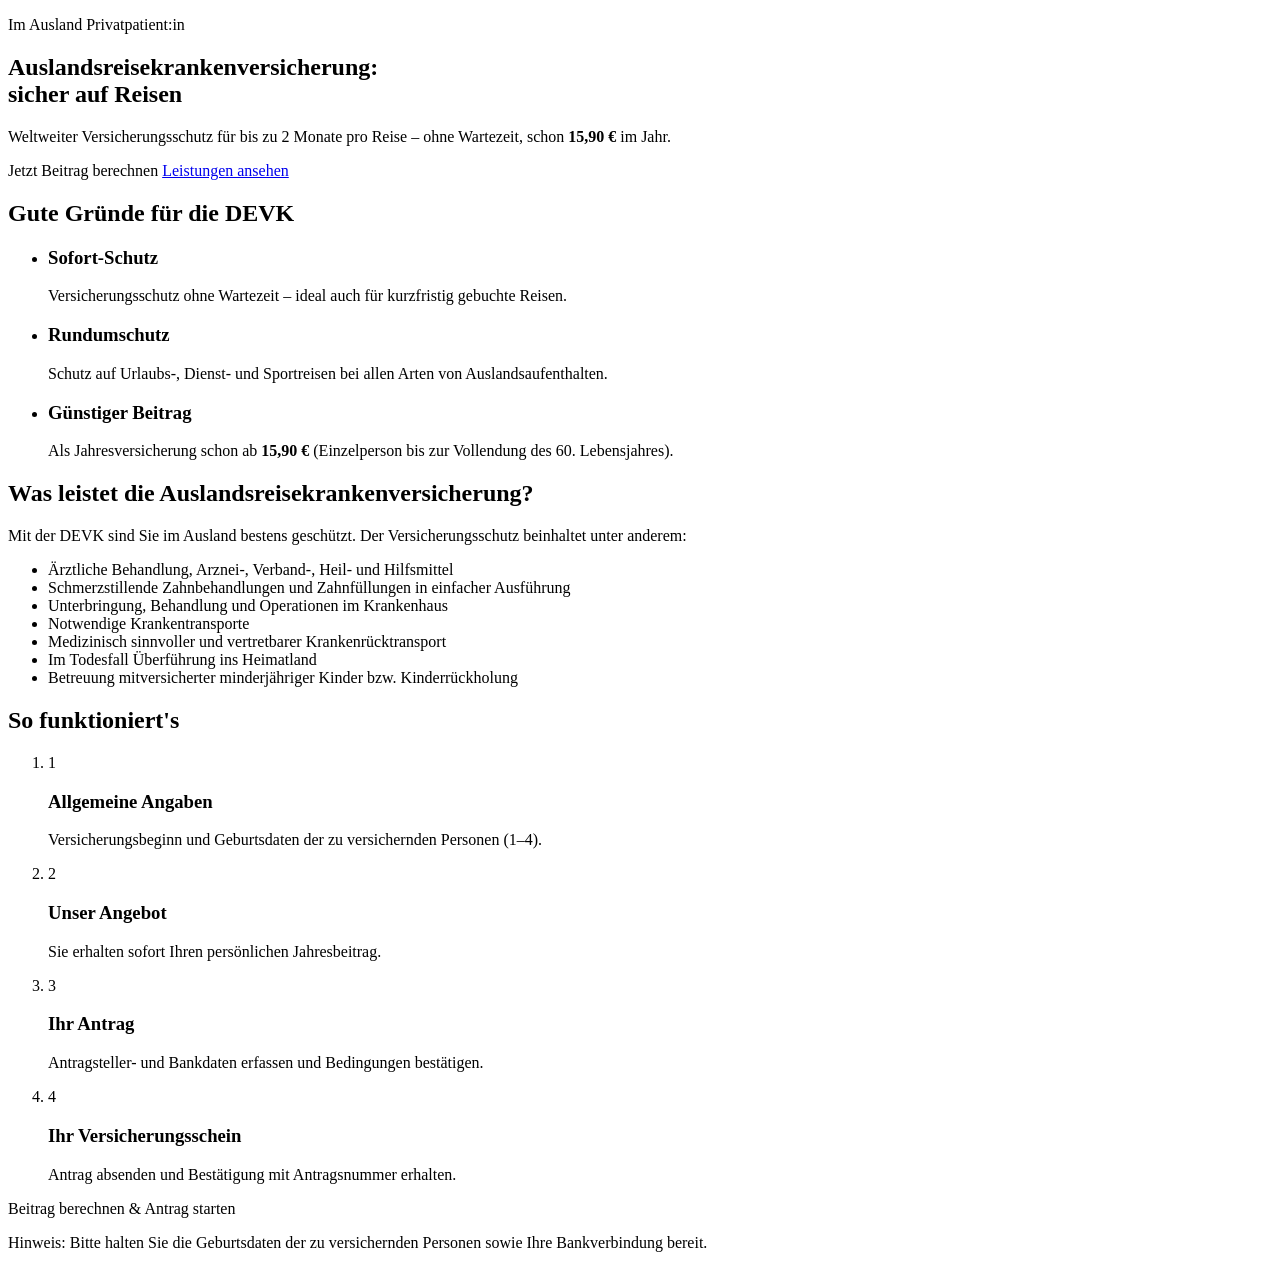
<file: src/main/resources/templates/index.html>
<!DOCTYPE html>
<html lang="de" xmlns:th="http://www.thymeleaf.org"
	  th:replace="~{fragments/layout :: page(~{::title}, ~{::main})}">
<head>
	<title>Auslandsreisekrankenversicherung – DEVK</title>
</head>
<body>
<main id="main" class="page">

	<section class="hero">
		<div class="hero__inner">
			<p class="hero__eyebrow">Im Ausland Privatpatient:in</p>
			<h1 class="hero__title">Auslandsreise&shy;kranken&shy;versicherung:<br>sicher auf Reisen</h1>
			<p class="hero__lead">
				Weltweiter Versicherungsschutz für bis zu 2 Monate pro Reise – ohne Wartezeit,
				schon <strong th:text="${startingPremium}">15,90 €</strong> im Jahr.
			</p>
			<div class="hero__actions">
				<a class="btn btn--primary btn--lg" th:href="@{/rechner/allgemeine-angaben}">
					Jetzt Beitrag berechnen
				</a>
				<a class="btn btn--ghost btn--lg" href="#leistungen">Leistungen ansehen</a>
			</div>
		</div>
	</section>

	<section class="section" aria-labelledby="gruende">
		<h2 id="gruende" class="section__title">Gute Gründe für die DEVK</h2>
		<ul class="cards">
			<li class="card">
				<h3 class="card__title">Sofort-Schutz</h3>
				<p>Versicherungsschutz ohne Wartezeit – ideal auch für kurzfristig gebuchte Reisen.</p>
			</li>
			<li class="card">
				<h3 class="card__title">Rundumschutz</h3>
				<p>Schutz auf Urlaubs-, Dienst- und Sportreisen bei allen Arten von Auslandsaufenthalten.</p>
			</li>
			<li class="card">
				<h3 class="card__title">Günstiger Beitrag</h3>
				<p>Als Jahresversicherung schon ab <strong th:text="${startingPremium}">15,90 €</strong>
					(Einzelperson bis zur Vollendung des 60. Lebensjahres).</p>
			</li>
		</ul>
	</section>

	<section id="leistungen" class="section section--muted" aria-labelledby="leistungen-title">
		<h2 id="leistungen-title" class="section__title">Was leistet die Auslandsreisekrankenversicherung?</h2>
		<p class="section__lead">
			Mit der DEVK sind Sie im Ausland bestens geschützt. Der Versicherungsschutz beinhaltet
			unter anderem:
		</p>
		<ul class="checklist">
			<li>Ärztliche Behandlung, Arznei-, Verband-, Heil- und Hilfsmittel</li>
			<li>Schmerzstillende Zahnbehandlungen und Zahnfüllungen in einfacher Ausführung</li>
			<li>Unterbringung, Behandlung und Operationen im Krankenhaus</li>
			<li>Notwendige Krankentransporte</li>
			<li>Medizinisch sinnvoller und vertretbarer Krankenrücktransport</li>
			<li>Im Todesfall Überführung ins Heimatland</li>
			<li>Betreuung mitversicherter minderjähriger Kinder bzw. Kinderrückholung</li>
		</ul>
	</section>

	<section class="section" aria-labelledby="ablauf">
		<h2 id="ablauf" class="section__title">So funktioniert's</h2>
		<ol class="steps-guide">
			<li class="steps-guide__item">
				<span class="steps-guide__num">1</span>
				<div>
					<h3>Allgemeine Angaben</h3>
					<p>Versicherungsbeginn und Geburtsdaten der zu versichernden Personen (1–4).</p>
				</div>
			</li>
			<li class="steps-guide__item">
				<span class="steps-guide__num">2</span>
				<div>
					<h3>Unser Angebot</h3>
					<p>Sie erhalten sofort Ihren persönlichen Jahresbeitrag.</p>
				</div>
			</li>
			<li class="steps-guide__item">
				<span class="steps-guide__num">3</span>
				<div>
					<h3>Ihr Antrag</h3>
					<p>Antragsteller- und Bankdaten erfassen und Bedingungen bestätigen.</p>
				</div>
			</li>
			<li class="steps-guide__item">
				<span class="steps-guide__num">4</span>
				<div>
					<h3>Ihr Versicherungsschein</h3>
					<p>Antrag absenden und Bestätigung mit Antragsnummer erhalten.</p>
				</div>
			</li>
		</ol>
		<div class="section__actions">
			<a class="btn btn--primary btn--lg" th:href="@{/rechner/allgemeine-angaben}">
				Beitrag berechnen &amp; Antrag starten
			</a>
		</div>
		<p class="hint">
			Hinweis: Bitte halten Sie die Geburtsdaten der zu versichernden Personen sowie Ihre
			Bankverbindung bereit.
		</p>
	</section>

</main>
</body>
</html>
</file>
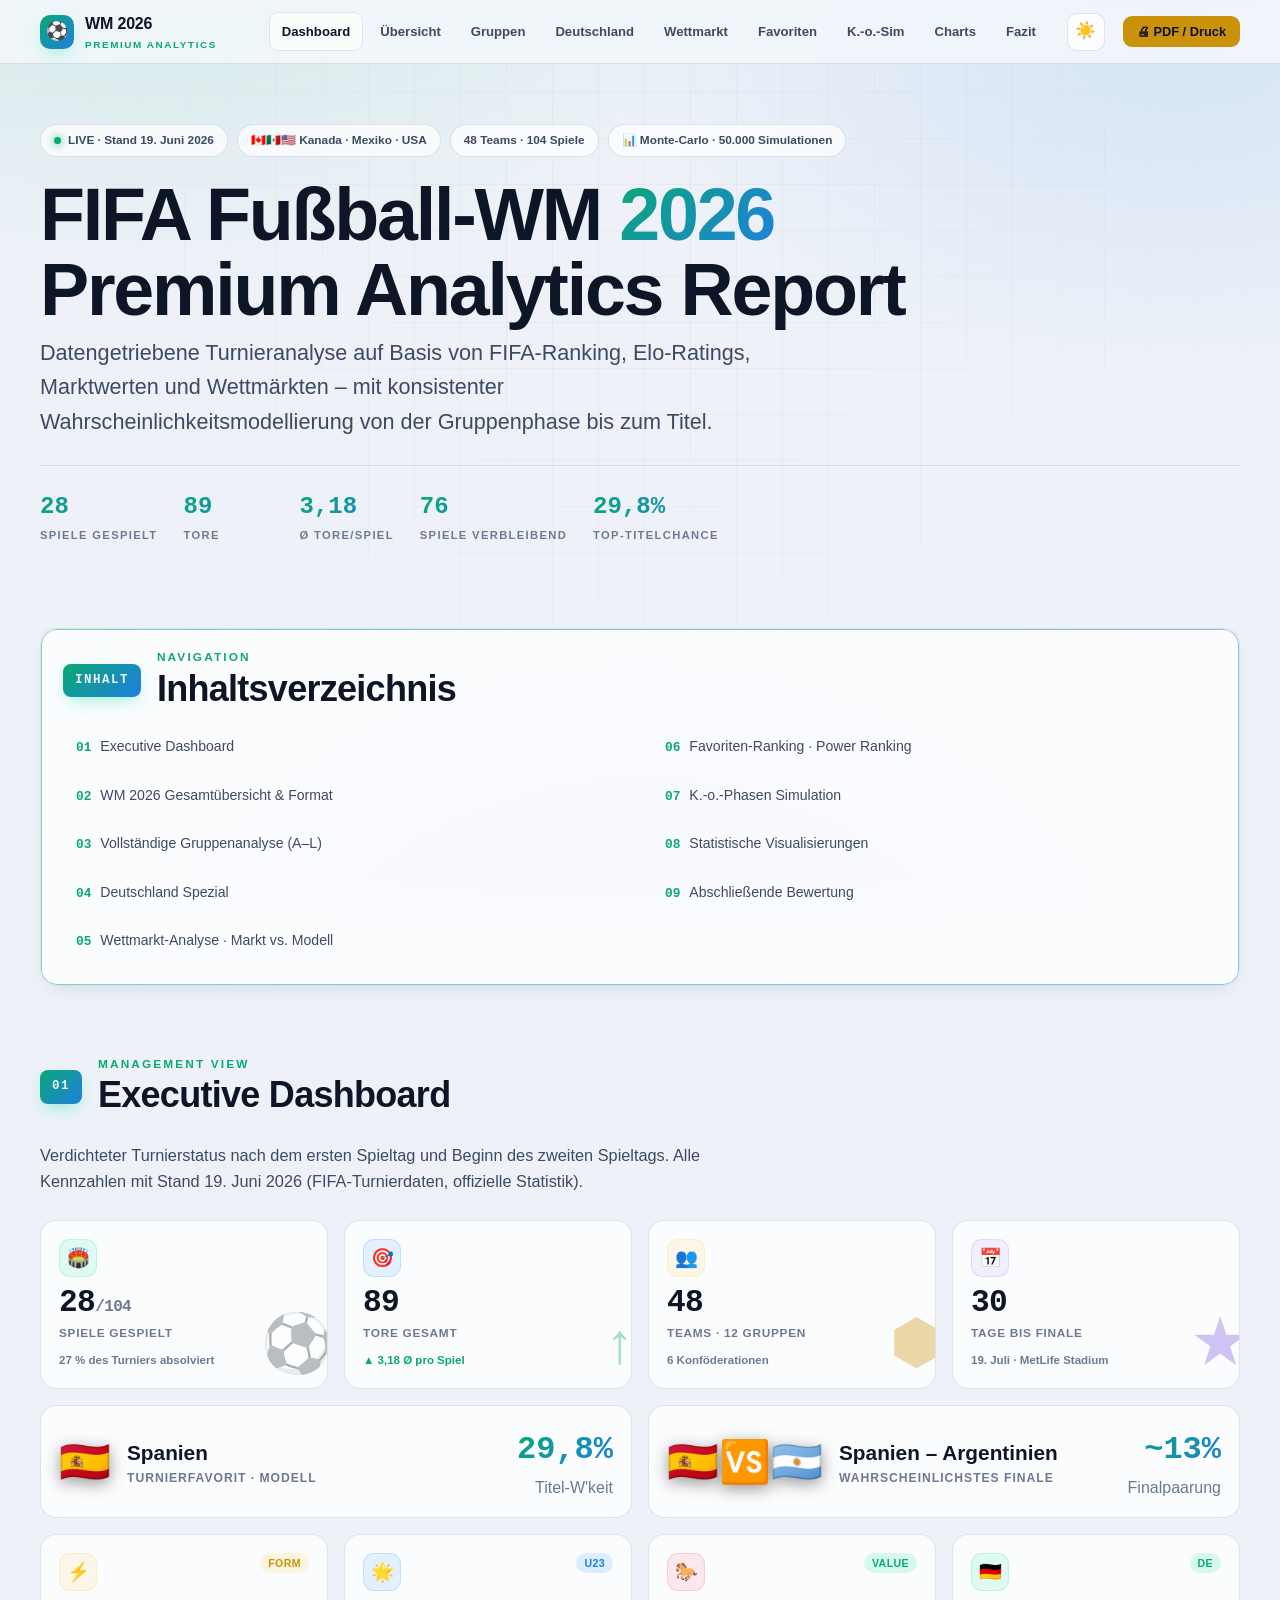
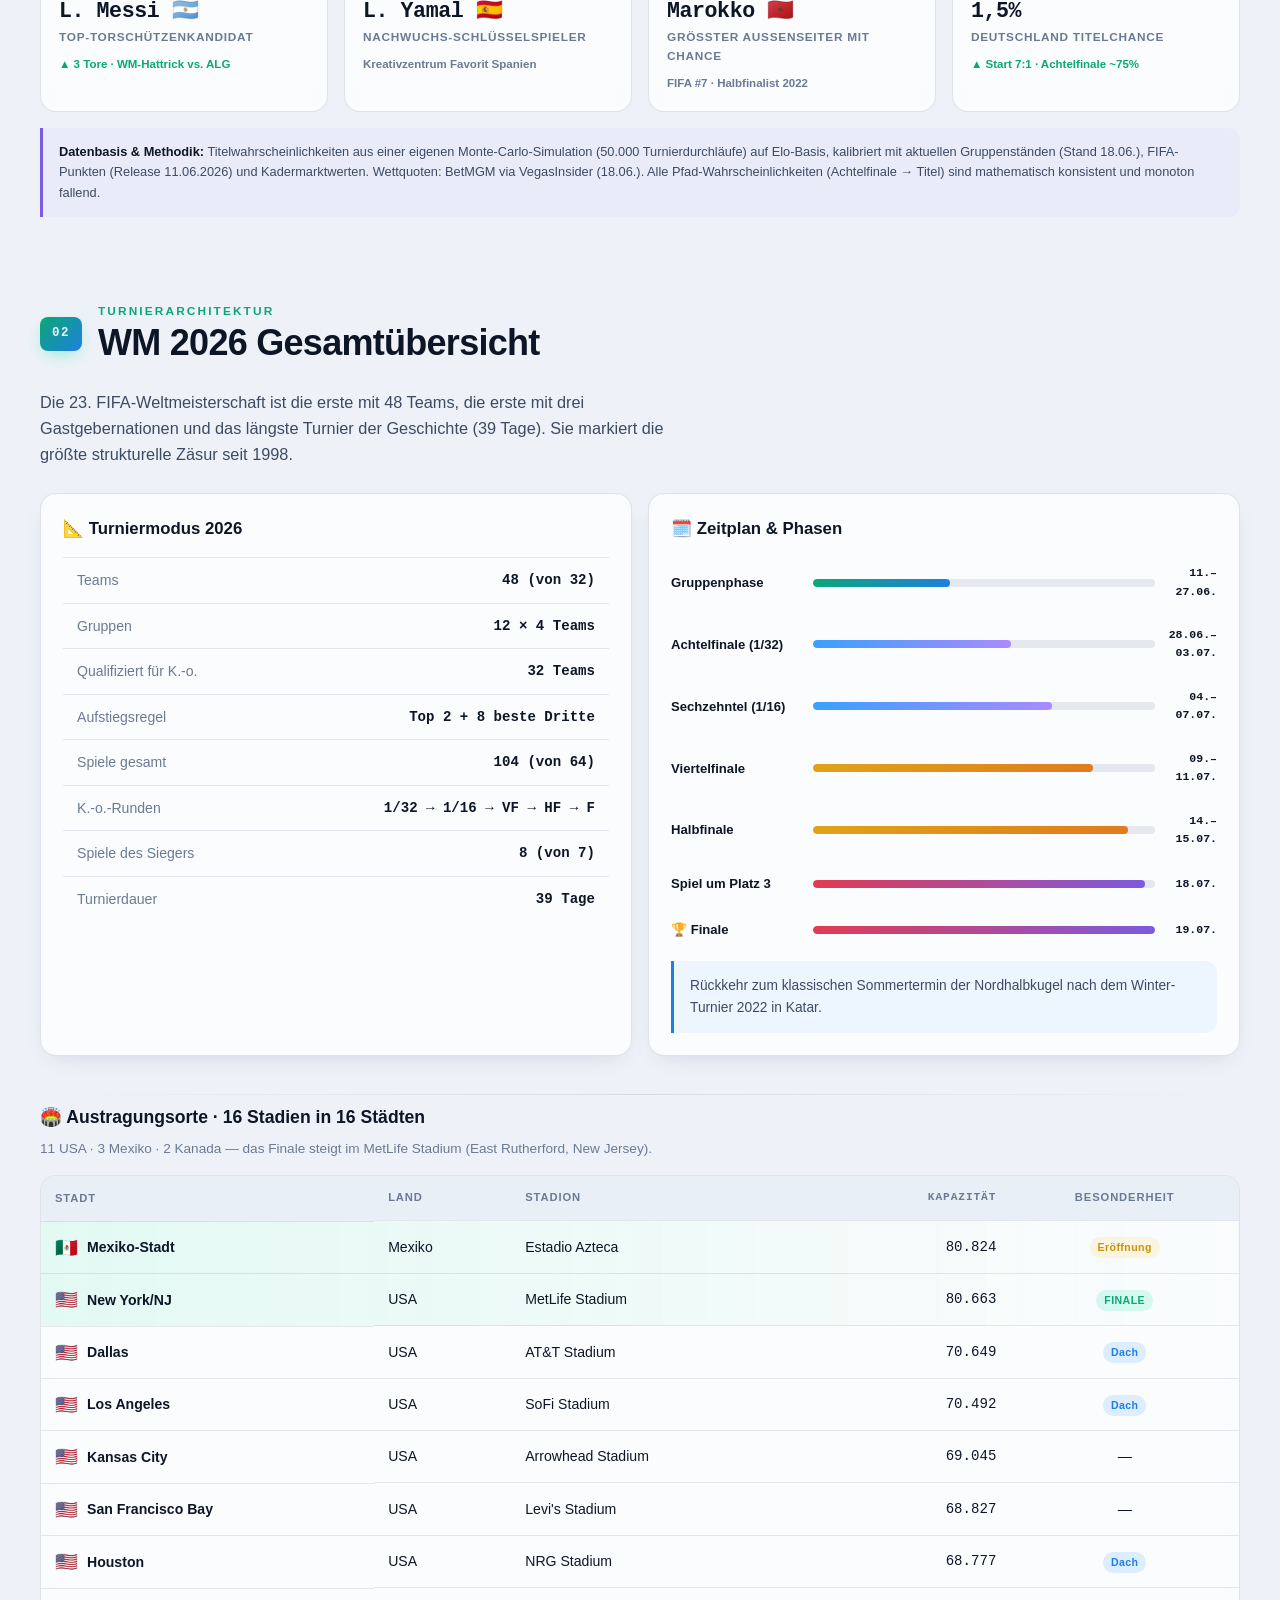
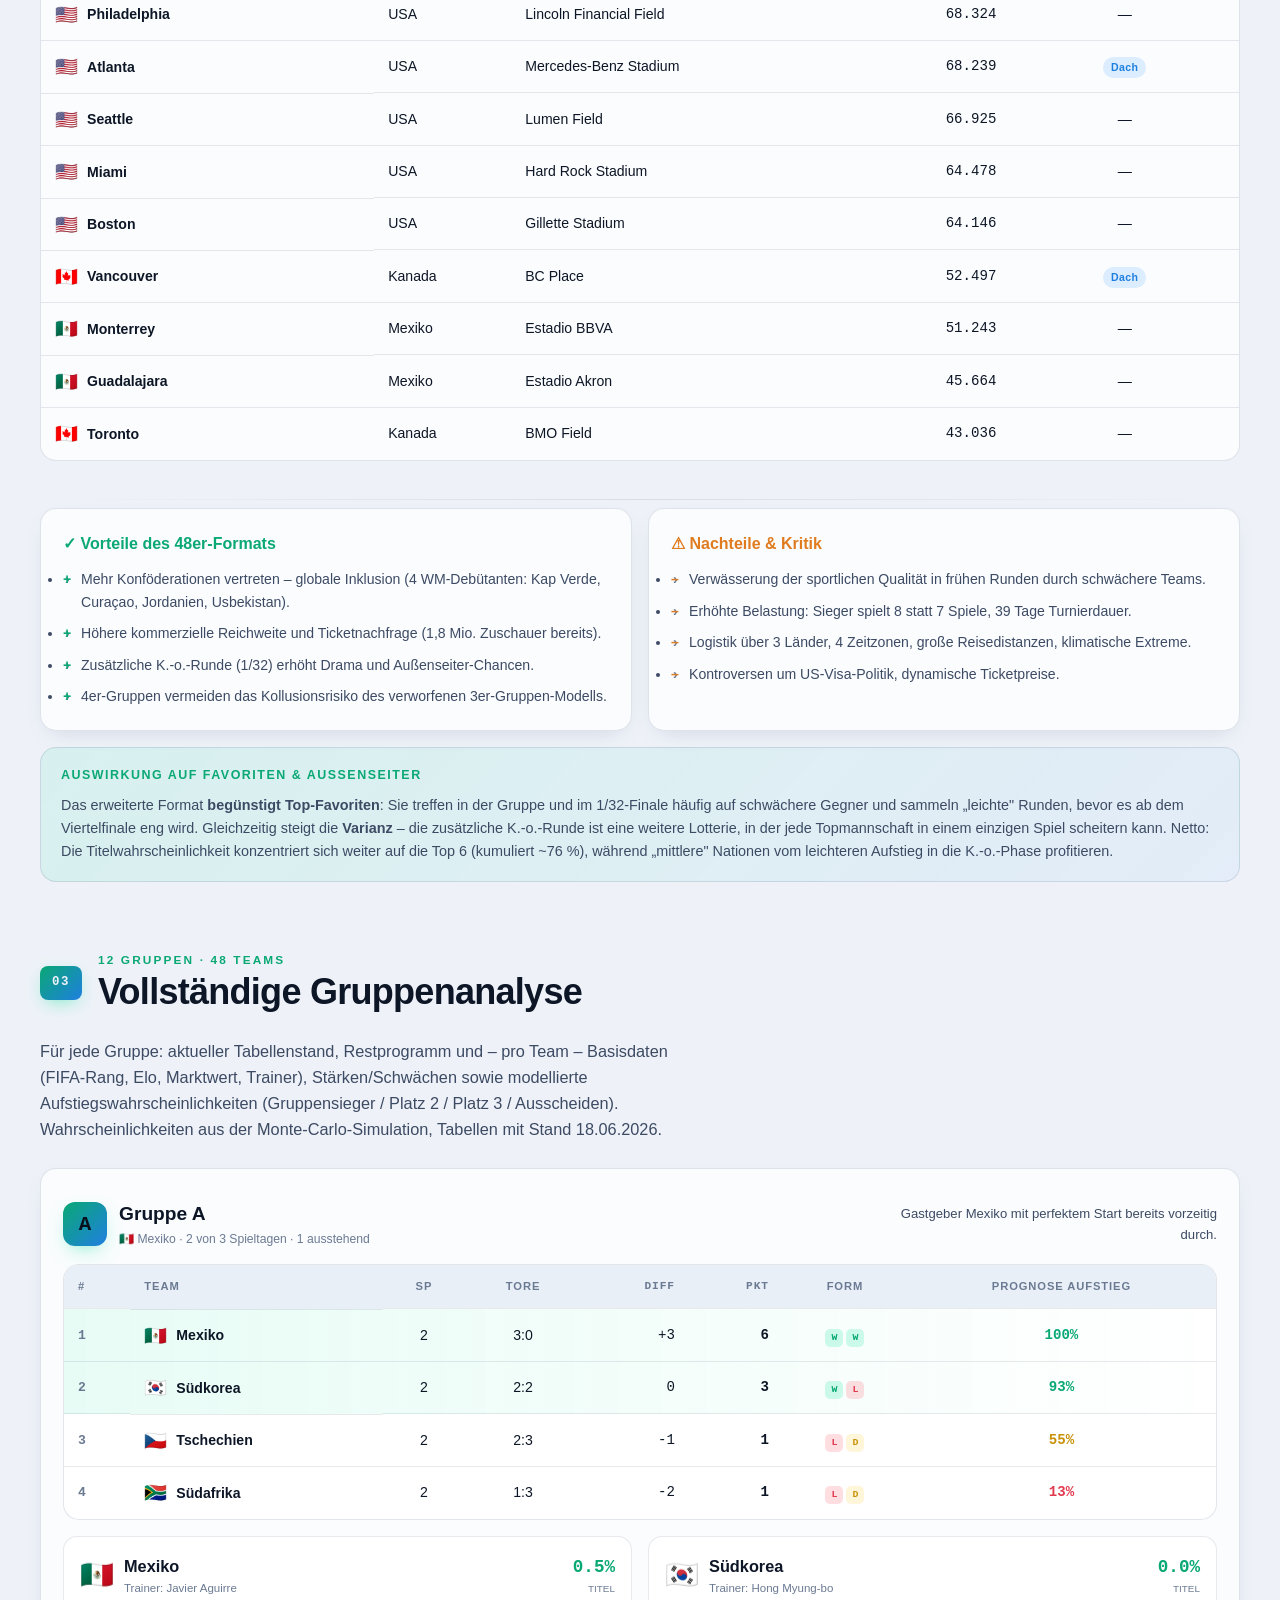
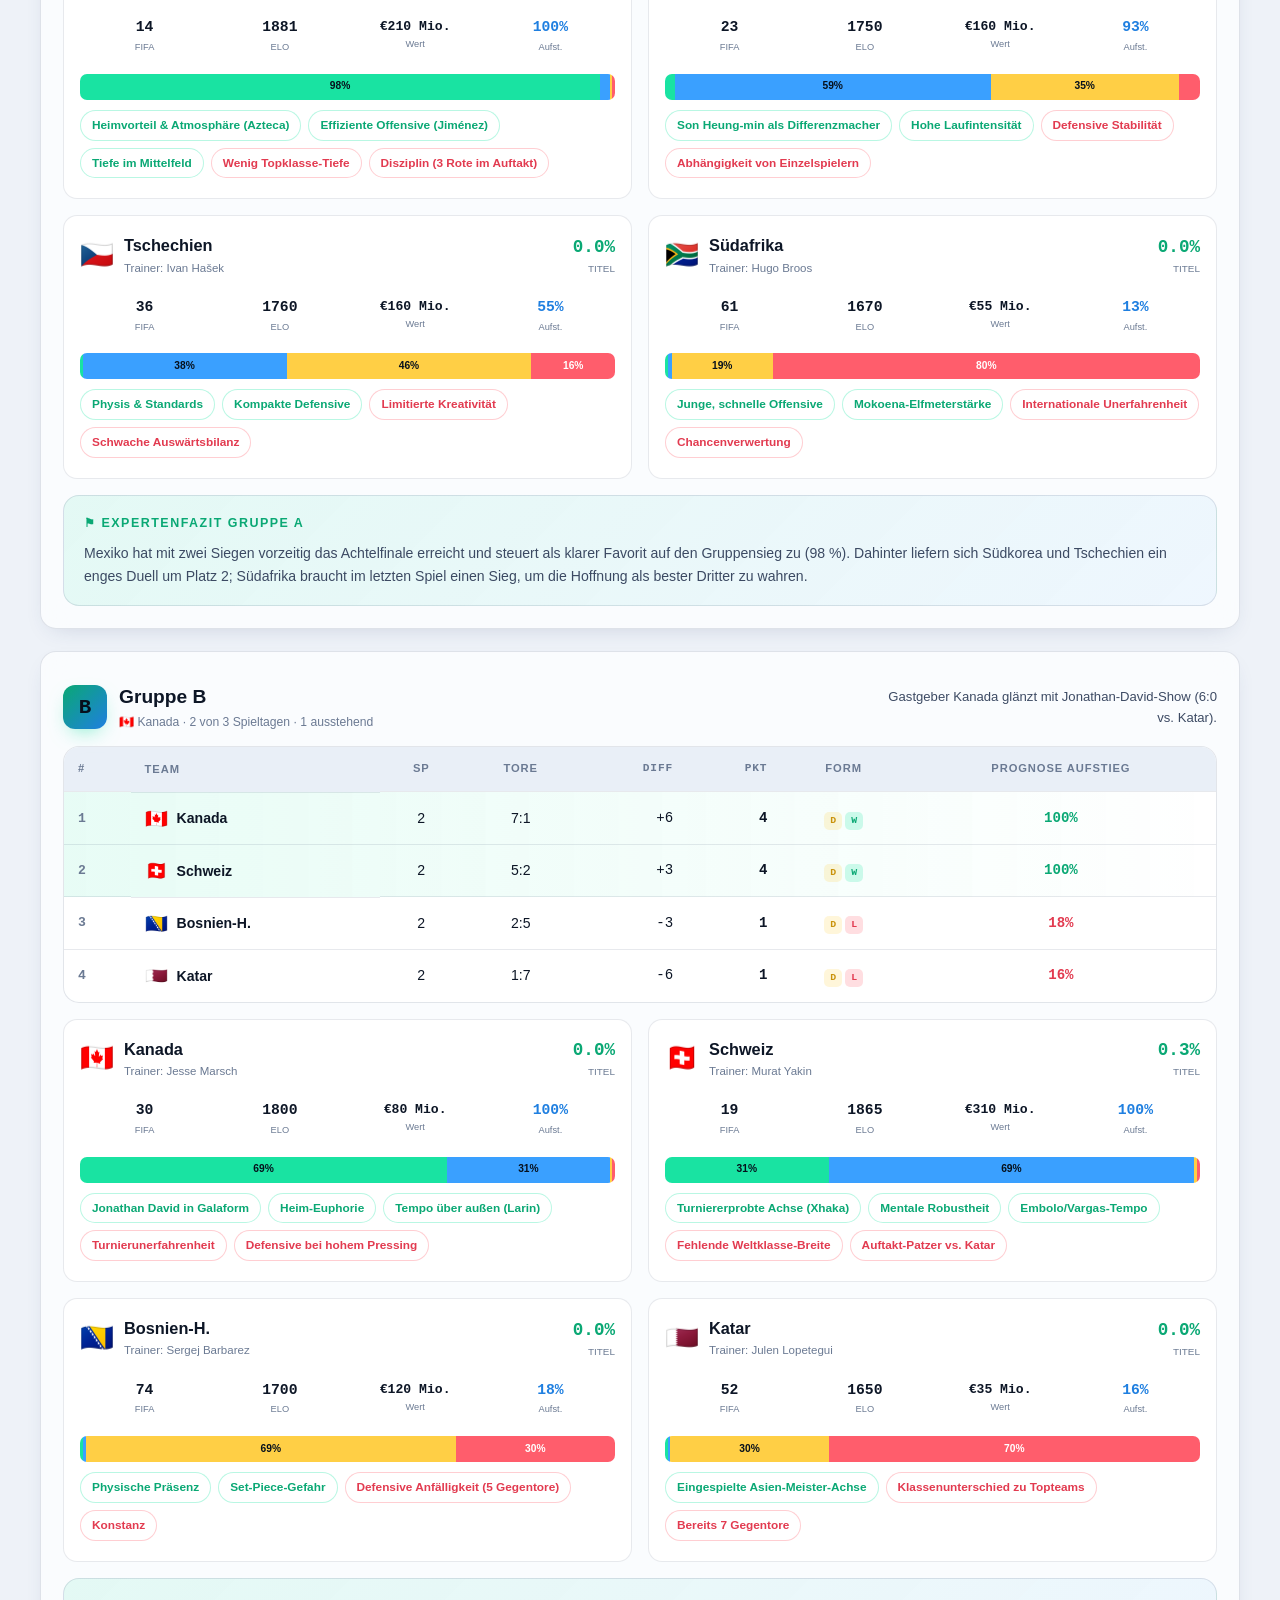
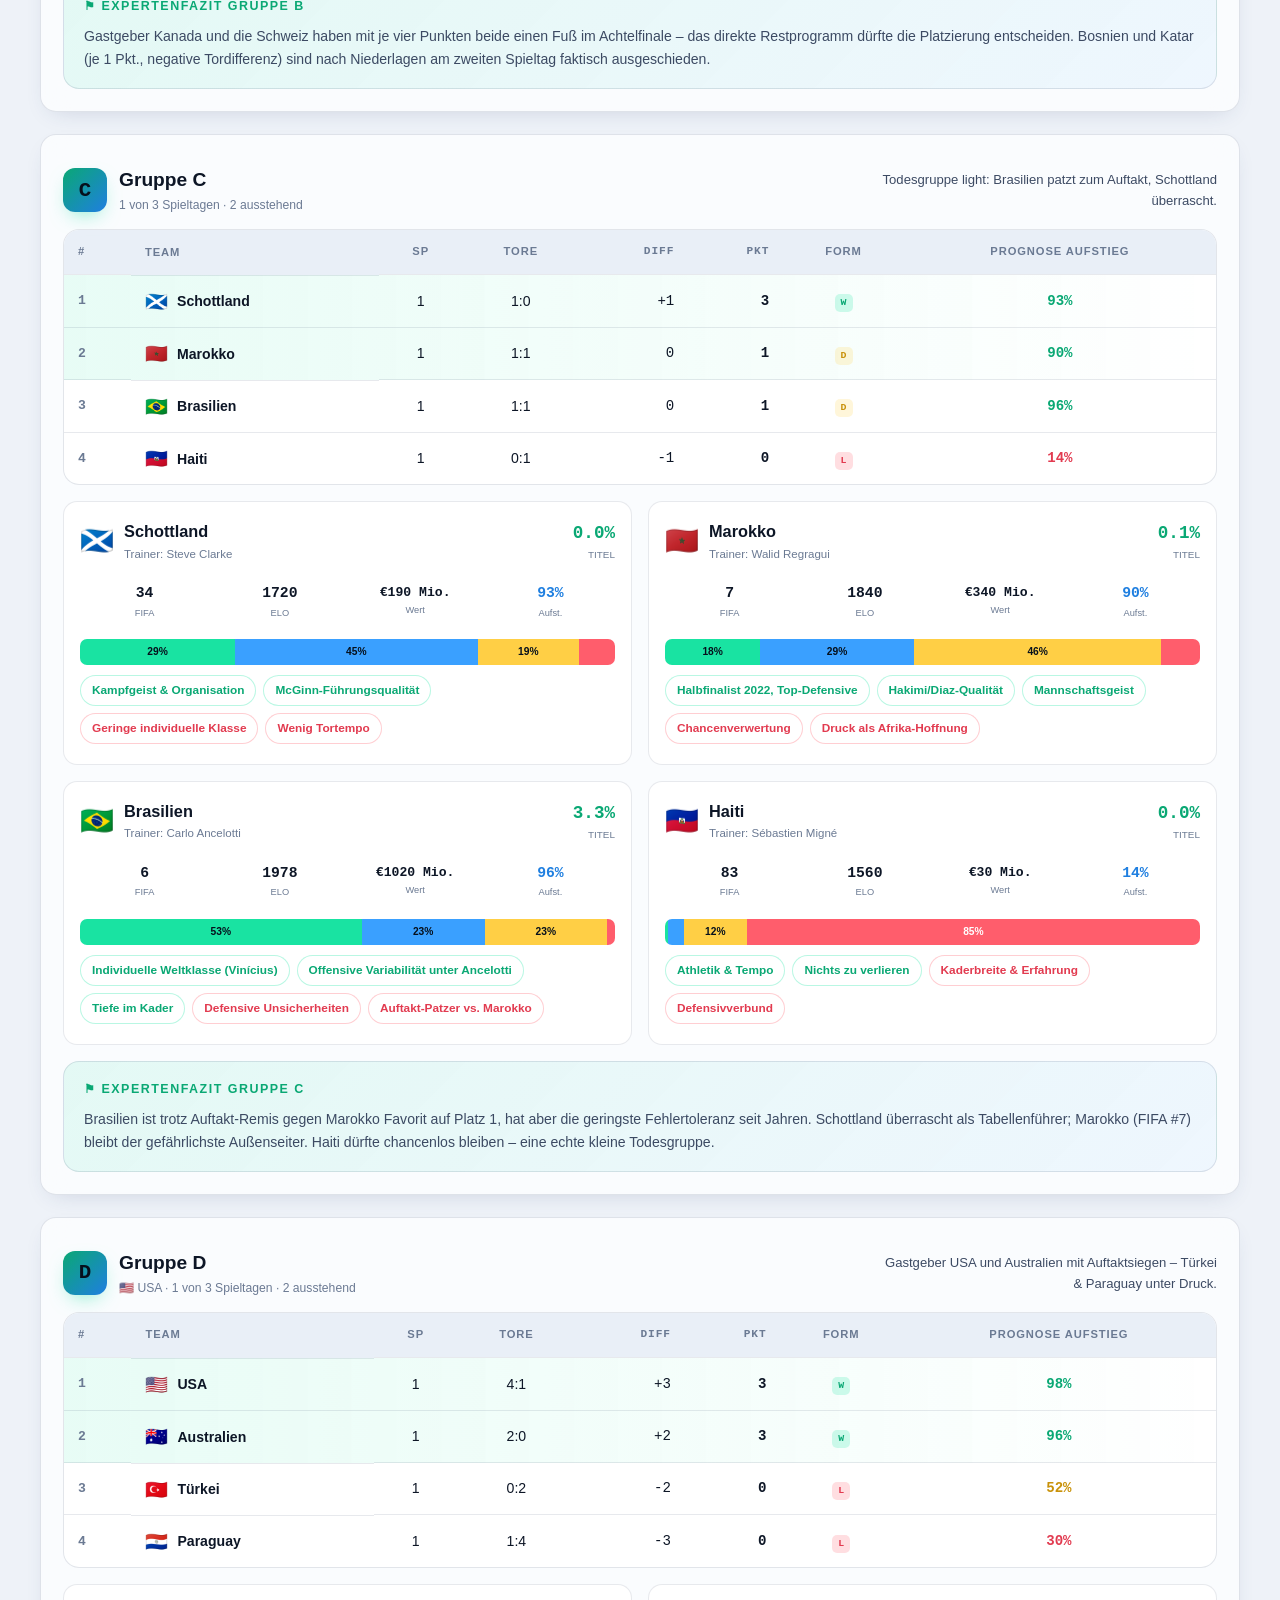
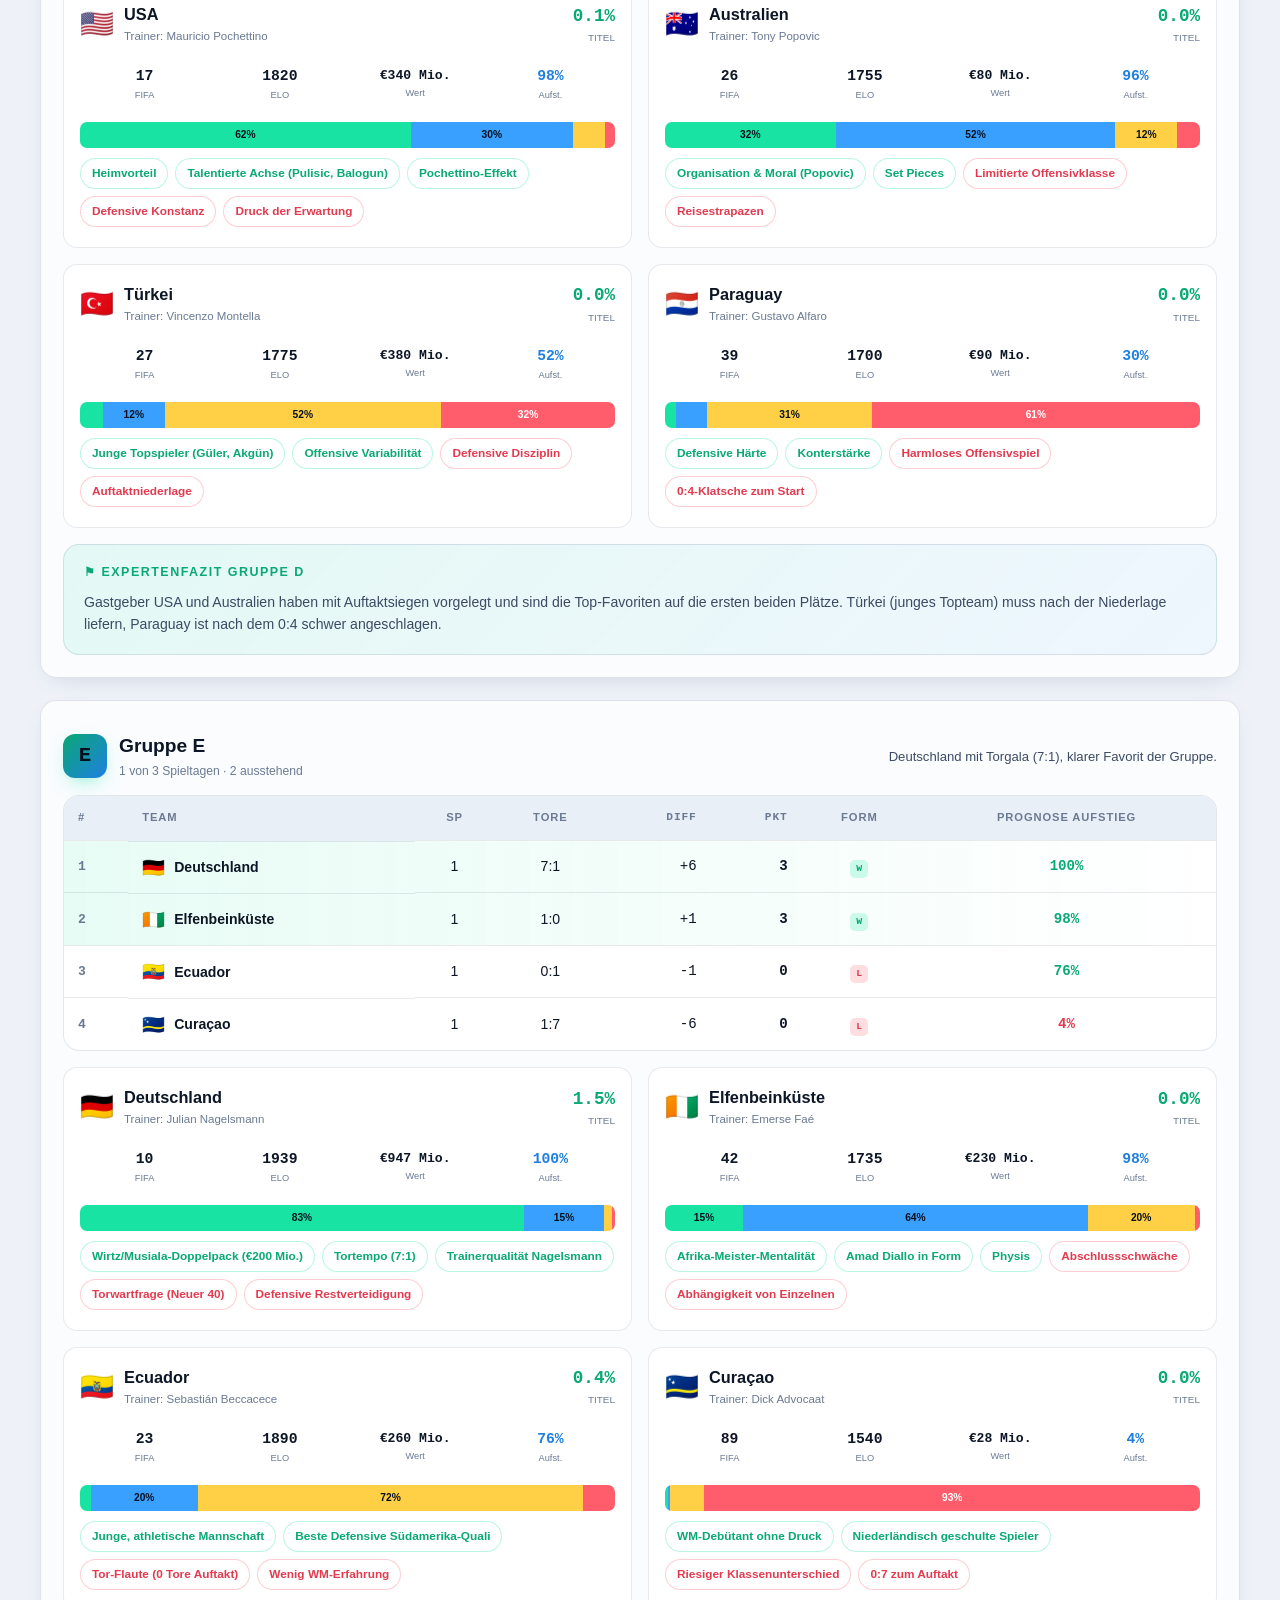
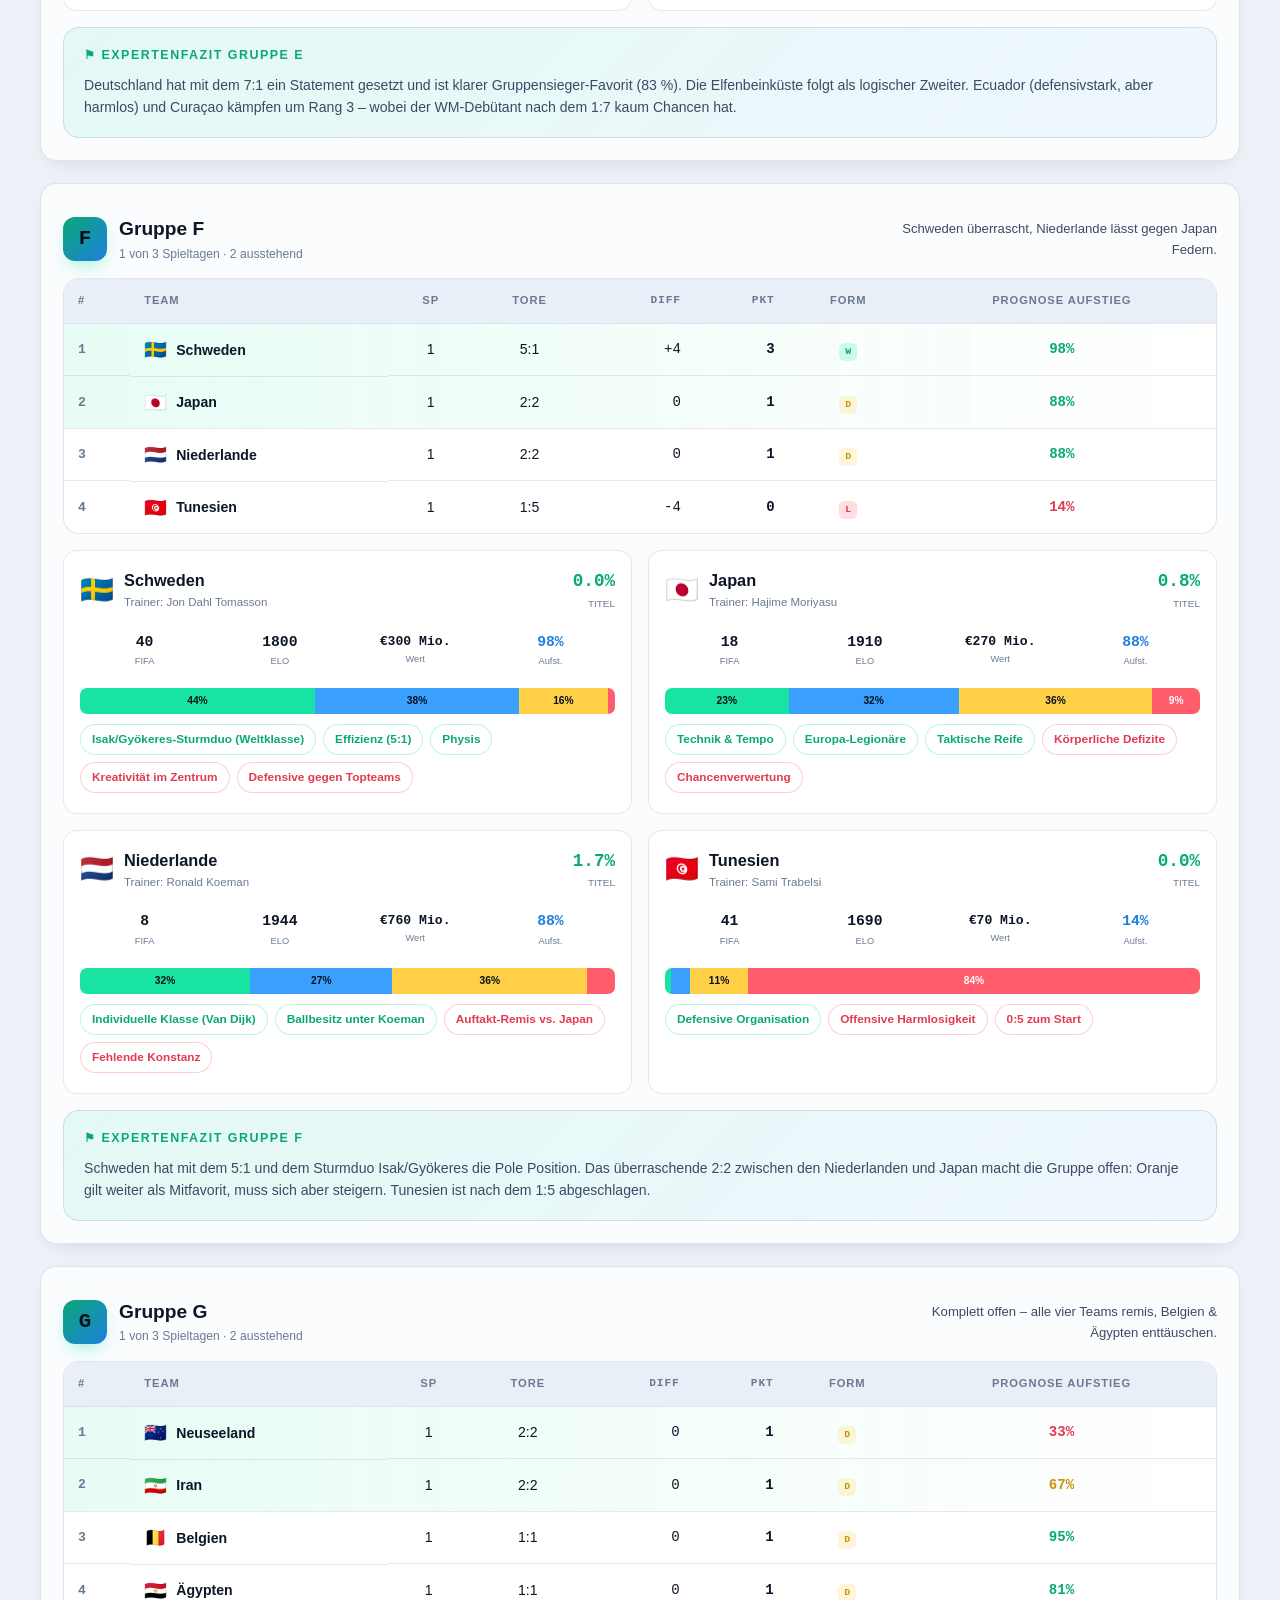
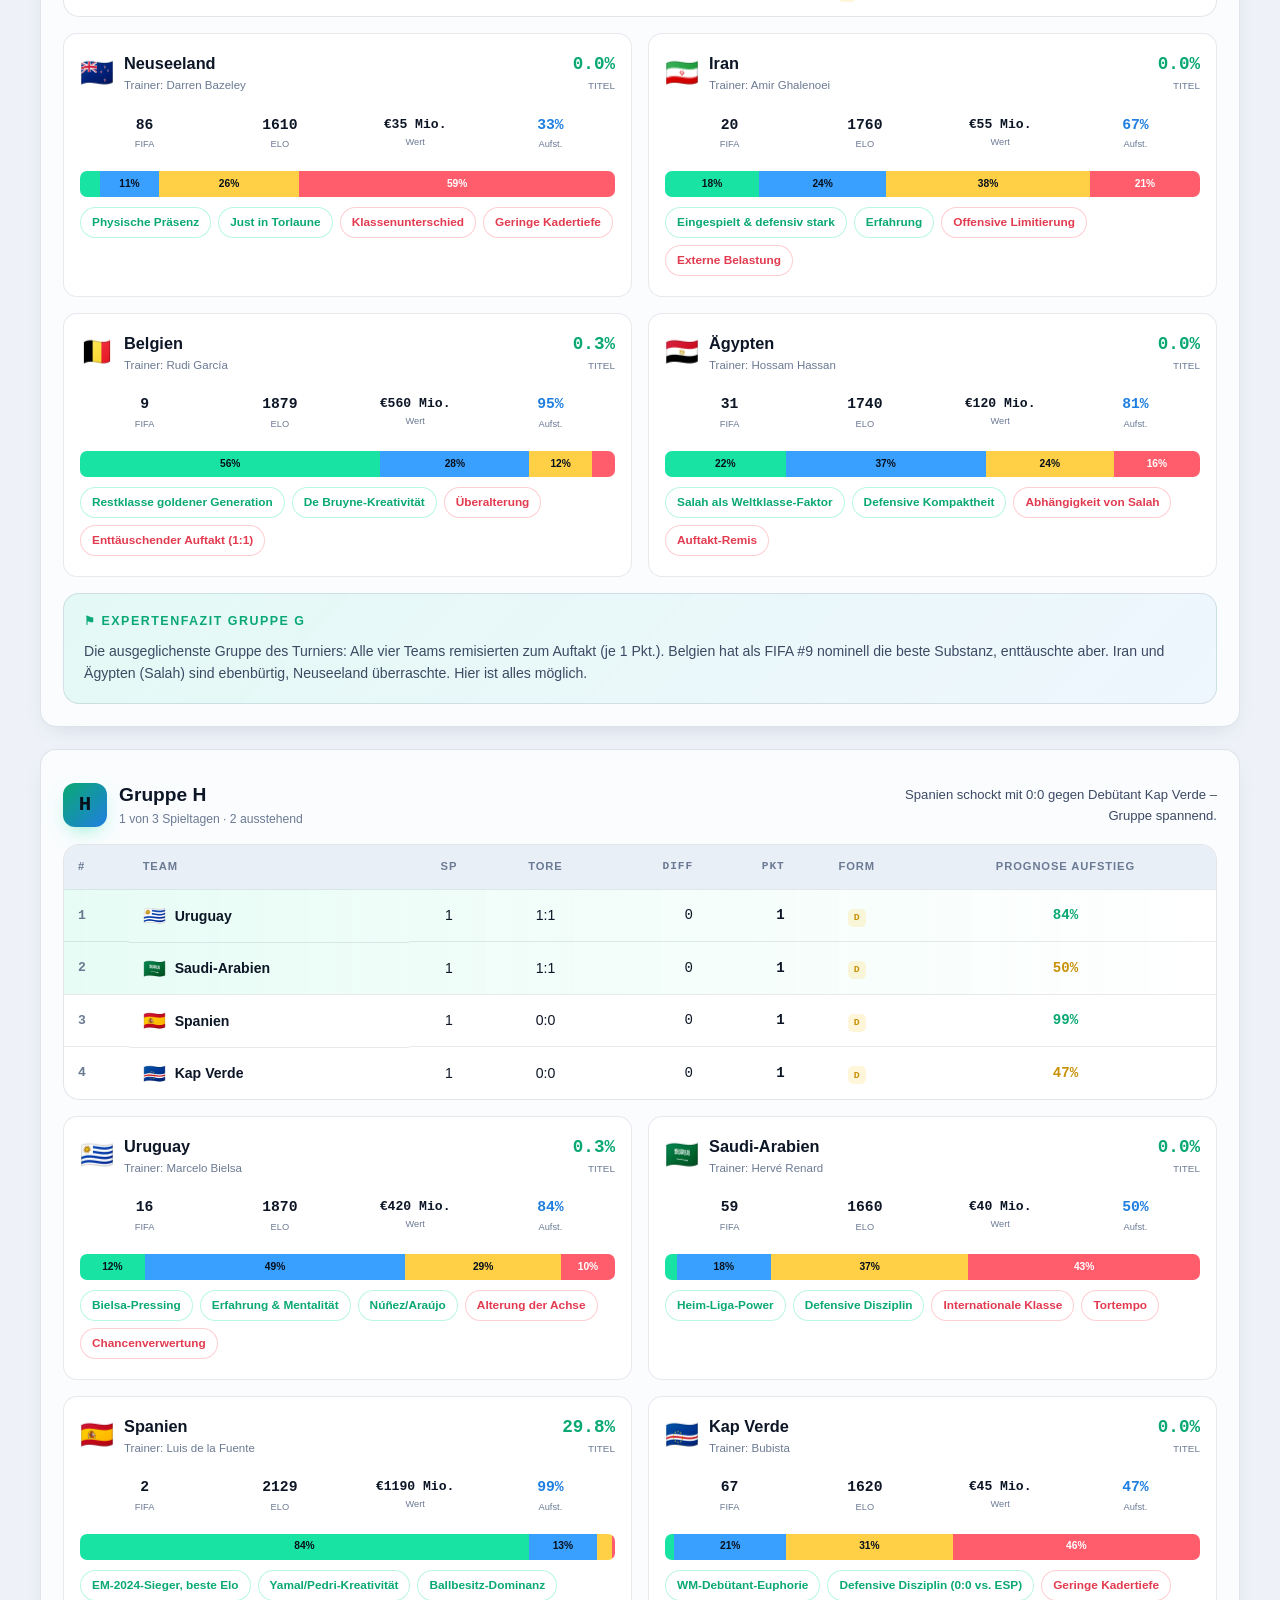
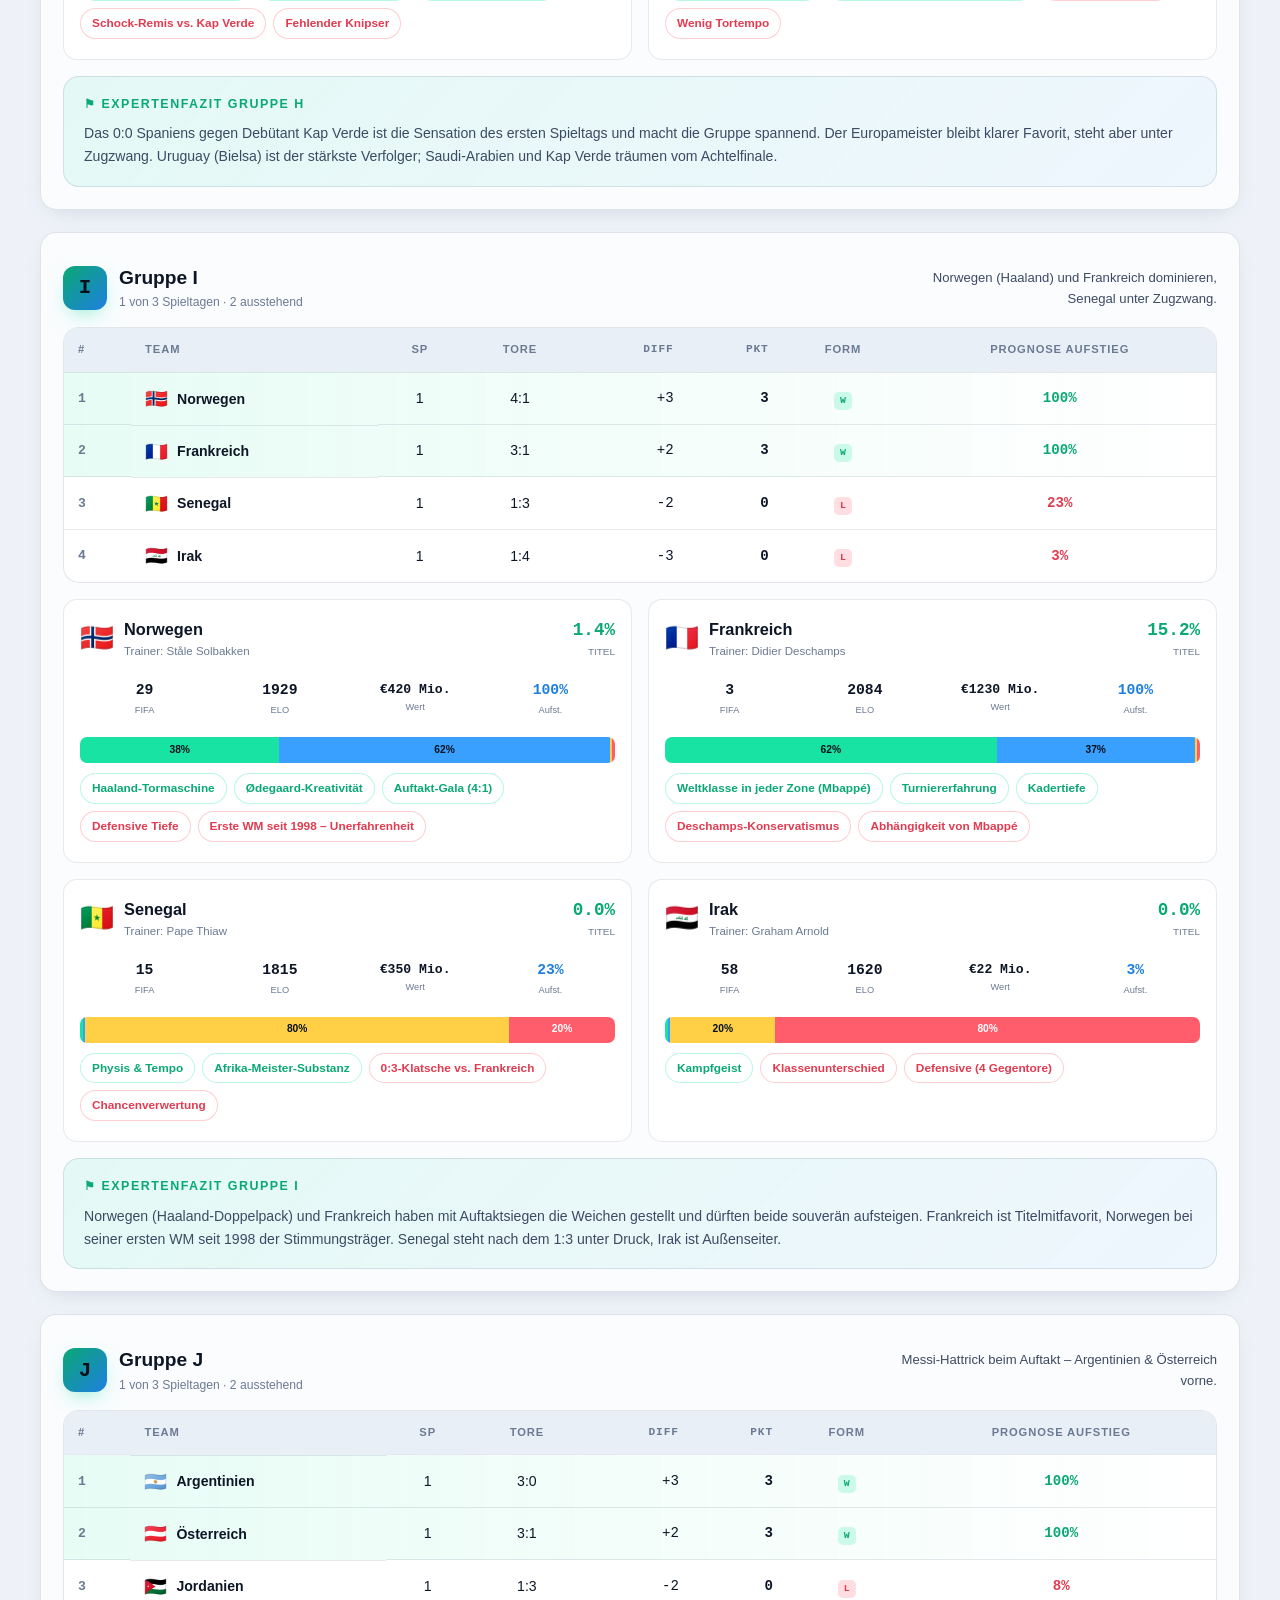
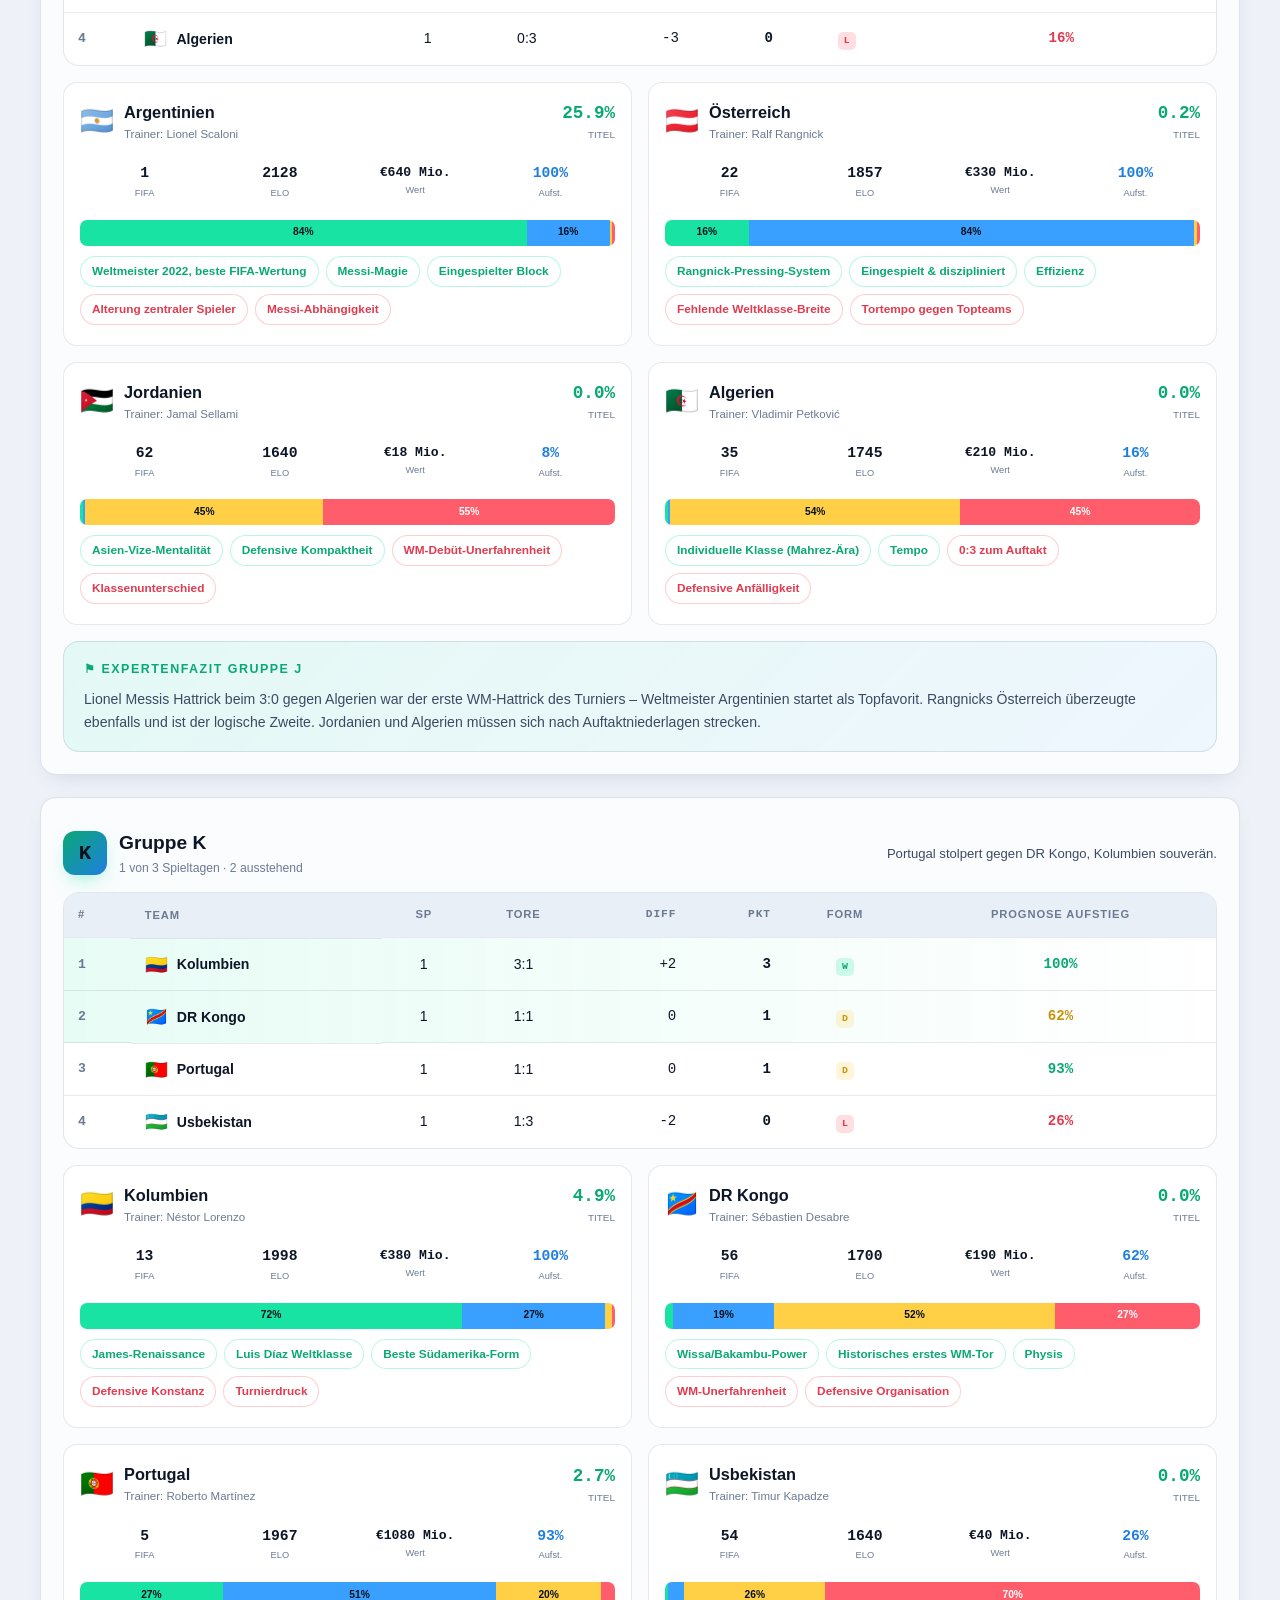
<file: wm-2026-premium-report.html>
<!DOCTYPE html>
<html lang="de">
<head>
<meta charset="UTF-8">
<meta name="viewport" content="width=device-width, initial-scale=1.0">
<meta name="description" content="FIFA Fußball-Weltmeisterschaft 2026 – Premium Analytics Report. Datengetriebene Turnieranalyse, Monte-Carlo-Simulation, Wettmarkt-Bewertung und Deutschland-Spezial.">
<title>FIFA WM 2026 · Premium Analytics Report</title>
<script>
/* Early theme application to prevent flash of wrong theme (FOUC) */
(function(){try{var t=localStorage.getItem('wc2026-theme');
  if(!t)t='light';
  if(t==='light')document.documentElement.setAttribute('data-theme','light');
}catch(e){}})();
</script>
<style>
/* ============================================================
   DESIGN TOKENS
   ============================================================ */
:root{
  --bg:#070b14;
  --bg-2:#0b1120;
  --bg-3:#0f1729;
  --panel:rgba(18,26,44,.72);
  --panel-solid:#121a2c;
  --glass:rgba(22,32,54,.55);
  --glass-brd:rgba(120,150,210,.16);
  --stroke:rgba(130,160,220,.12);
  --txt:#e8eefb;
  --txt-2:#aab6cf;
  --txt-3:#6f7e9c;
  --accent:#19e3a2;       /* pitch green-teal */
  --accent-2:#3aa0ff;     /* electric blue */
  --gold:#ffcf45;
  --red:#ff5d6c;
  --orange:#ff9f43;
  --violet:#a98bff;
  --grad-a:linear-gradient(135deg,#19e3a2 0%,#3aa0ff 100%);
  --grad-gold:linear-gradient(135deg,#ffcf45 0%,#ff9f43 100%);
  --grad-red:linear-gradient(135deg,#ff5d6c 0%,#a98bff 100%);
  --shadow:0 18px 50px -18px rgba(0,0,0,.7);
  --shadow-sm:0 8px 24px -10px rgba(0,0,0,.55);
  --r-lg:22px; --r-md:16px; --r-sm:11px;
  --ff:'Segoe UI',Roboto,-apple-system,BlinkMacSystemFont,Helvetica,Arial,sans-serif;
  --mono:'SF Mono',ui-monospace,'Cascadia Code',Menlo,Consolas,monospace;
  --maxw:1240px;
  /* themed effects (overridden in light) */
  --topbar-bg:rgba(7,11,20,.78);
  --hero-grad-1:rgba(25,227,162,.10);
  --hero-grad-2:rgba(58,160,255,.12);
  --hero-grad-3:rgba(169,139,255,.08);
  --pitch-1:#0e3b2a; --pitch-2:#0a2e21; --pitch-line:rgba(255,255,255,.16);
  --chart-grid:rgba(130,160,220,.12); --chart-track:rgba(130,160,220,.10);
  --tbl-head-bg:rgba(10,16,30,.6);
  --scheme:dark;
}
/* ============================================================
   LIGHT THEME OVERRIDES
   ============================================================ */
html[data-theme="light"]{
  --bg:#eef2f8;
  --bg-2:#e6ecf5;
  --bg-3:#ffffff;
  --panel:rgba(255,255,255,.85);
  --panel-solid:#ffffff;
  --glass:rgba(255,255,255,.72);
  --glass-brd:rgba(20,40,80,.12);
  --stroke:rgba(20,40,80,.10);
  --txt:#0d1626;
  --txt-2:#3c4a63;
  --txt-3:#6b7a93;
  --accent:#0aa874;        /* darker green for contrast on light */
  --accent-2:#1f7fe0;      /* darker blue */
  --gold:#c9920a;
  --red:#e23b50;
  --orange:#e07b1f;
  --violet:#7b5be0;
  --grad-a:linear-gradient(135deg,#0aa874 0%,#1f7fe0 100%);
  --grad-gold:linear-gradient(135deg,#e0a417 0%,#e07b1f 100%);
  --grad-red:linear-gradient(135deg,#e23b50 0%,#7b5be0 100%);
  --shadow:0 18px 50px -22px rgba(40,60,110,.30);
  --shadow-sm:0 8px 24px -12px rgba(40,60,110,.22);
  --topbar-bg:rgba(244,247,251,.85);
  --hero-grad-1:rgba(10,168,116,.12);
  --hero-grad-2:rgba(31,127,224,.12);
  --hero-grad-3:rgba(123,91,224,.08);
  --pitch-1:#0e9c63; --pitch-2:#0c8a57; --pitch-line:rgba(255,255,255,.55);
  --chart-grid:rgba(40,60,110,.14); --chart-track:rgba(40,60,110,.10);
  --tbl-head-bg:rgba(232,238,247,.92);
  --scheme:light;
}
*{box-sizing:border-box;margin:0;padding:0}
/* smooth theme transition for surfaces */
.card,.kpi,.chart-card,.tbl-wrap,.note,.verdict,.match-row,.swot .q,.topbar,.btn-theme,
thead th,.chip,.pill,.tag,.donut::after,.bar,.player .shirt{
  transition:background-color .35s ease,border-color .35s ease,color .35s ease;
}
html{scroll-behavior:smooth;-webkit-text-size-adjust:100%}
body{
  font-family:var(--ff);
  background:var(--bg);
  color:var(--txt);
  line-height:1.6;
  overflow-x:hidden;
  background-image:
    radial-gradient(1100px 600px at 12% -8%, var(--hero-grad-1), transparent 60%),
    radial-gradient(1000px 600px at 92% 4%, var(--hero-grad-2), transparent 58%),
    radial-gradient(900px 700px at 50% 120%, var(--hero-grad-3), transparent 60%);
  background-attachment:fixed;
  transition:background-color .35s ease,color .35s ease;
}
/* subtle pitch lines texture */
body::before{
  content:"";position:fixed;inset:0;z-index:0;pointer-events:none;opacity:.4;
  background-image:linear-gradient(var(--stroke) 1px,transparent 1px),
                   linear-gradient(90deg,var(--stroke) 1px,transparent 1px);
  background-size:46px 46px;mask-image:radial-gradient(ellipse at 50% 30%,#000,transparent 85%);
}
a{color:var(--accent-2);text-decoration:none}
img{max-width:100%}

/* ============================================================
   LAYOUT
   ============================================================ */
.wrap{max-width:var(--maxw);margin:0 auto;padding:0 20px;position:relative;z-index:2}
section{scroll-margin-top:84px;padding:54px 0 18px}
.sec-head{display:flex;align-items:center;gap:16px;margin-bottom:26px}
.sec-num{
  font-family:var(--mono);font-size:.78rem;font-weight:700;letter-spacing:.12em;
  color:var(--bg);background:var(--grad-a);padding:7px 12px;border-radius:8px;
  box-shadow:0 6px 18px -6px rgba(25,227,162,.6);white-space:nowrap;
}
.sec-head h2{font-size:clamp(1.5rem,3.4vw,2.25rem);font-weight:800;letter-spacing:-.02em;line-height:1.15}
.sec-head .kicker{display:block;font-size:.74rem;font-weight:600;letter-spacing:.18em;text-transform:uppercase;color:var(--accent);margin-bottom:3px}
.lead{color:var(--txt-2);font-size:1.02rem;max-width:74ch;margin-bottom:26px}
.divider{height:1px;background:linear-gradient(90deg,transparent,var(--stroke),transparent);margin:38px 0 8px}

/* ============================================================
   STICKY NAV
   ============================================================ */
.topbar{
  position:sticky;top:0;z-index:60;
  backdrop-filter:blur(18px) saturate(140%);-webkit-backdrop-filter:blur(18px) saturate(140%);
  background:var(--topbar-bg);border-bottom:1px solid var(--glass-brd);
}
.topbar-inner{max-width:var(--maxw);margin:0 auto;padding:11px 20px;display:flex;align-items:center;gap:18px}
.brand{display:flex;align-items:center;gap:11px;font-weight:800;letter-spacing:-.01em;white-space:nowrap}
.brand .logo{
  width:34px;height:34px;border-radius:10px;display:grid;place-items:center;
  background:var(--grad-a);box-shadow:0 8px 20px -8px rgba(25,227,162,.7);font-size:18px
}
.brand small{display:block;font-size:.62rem;font-weight:600;letter-spacing:.16em;color:var(--accent);text-transform:uppercase}
.nav-scroll{display:flex;gap:4px;overflow-x:auto;scrollbar-width:none;margin-left:auto;-ms-overflow-style:none}
.nav-scroll::-webkit-scrollbar{display:none}
.nav-scroll a{
  font-size:.82rem;font-weight:600;color:var(--txt-2);padding:8px 12px;border-radius:9px;
  white-space:nowrap;transition:.18s;border:1px solid transparent
}
.nav-scroll a:hover{color:var(--txt);background:var(--glass);border-color:var(--glass-brd)}
.btn-print{
  font-size:.8rem;font-weight:700;color:#0b1120;background:var(--gold);
  padding:8px 14px;border-radius:9px;border:none;cursor:pointer;white-space:nowrap;
  display:inline-flex;align-items:center;gap:6px;transition:.18s
}
.btn-print:hover{filter:brightness(1.08);transform:translateY(-1px)}
.btn-theme{
  width:38px;height:38px;flex:0 0 auto;border-radius:10px;border:1px solid var(--glass-brd);
  background:var(--glass);color:var(--txt);cursor:pointer;font-size:1.05rem;line-height:1;
  display:inline-grid;place-items:center;transition:.18s;backdrop-filter:blur(8px)
}
.btn-theme:hover{border-color:var(--accent);transform:translateY(-1px);color:var(--accent)}
.btn-theme .sun{display:none}.btn-theme .moon{display:block}
html[data-theme="light"] .btn-theme .sun{display:block}
html[data-theme="light"] .btn-theme .moon{display:none}

/* ============================================================
   HERO
   ============================================================ */
.hero{position:relative;padding:60px 0 30px;overflow:hidden}
.hero-badges{display:flex;flex-wrap:wrap;gap:9px;margin-bottom:20px}
.pill{
  display:inline-flex;align-items:center;gap:7px;font-size:.74rem;font-weight:600;
  padding:6px 13px;border-radius:30px;background:var(--glass);border:1px solid var(--glass-brd);
  color:var(--txt-2);backdrop-filter:blur(8px)
}
.pill .dot{width:7px;height:7px;border-radius:50%;background:var(--accent);box-shadow:0 0 10px var(--accent)}
.pill .dot.live{animation:pulse 1.6s infinite}
@keyframes pulse{0%,100%{opacity:1;transform:scale(1)}50%{opacity:.45;transform:scale(.78)}}
.hero h1{
  font-size:clamp(2.3rem,7vw,4.6rem);font-weight:900;line-height:1.02;letter-spacing:-.03em;margin-bottom:8px
}
.hero h1 .grad{background:var(--grad-a);-webkit-background-clip:text;background-clip:text;color:transparent}
.hero .sub{font-size:clamp(1rem,2.6vw,1.35rem);color:var(--txt-2);font-weight:500;max-width:62ch;margin-bottom:26px}
.hero-meta{display:flex;flex-wrap:wrap;gap:26px;padding-top:22px;border-top:1px solid var(--stroke)}
.hero-meta div{min-width:90px}
.hero-meta .v{font-size:1.5rem;font-weight:800;font-family:var(--mono);background:var(--grad-a);-webkit-background-clip:text;background-clip:text;color:transparent}
.hero-meta .l{font-size:.7rem;letter-spacing:.12em;text-transform:uppercase;color:var(--txt-3);font-weight:600}

/* ============================================================
   CARDS / GLASS
   ============================================================ */
.card{
  background:var(--glass);border:1px solid var(--glass-brd);border-radius:var(--r-md);
  padding:22px;backdrop-filter:blur(14px) saturate(130%);-webkit-backdrop-filter:blur(14px);
  box-shadow:var(--shadow-sm);position:relative;overflow:hidden
}
.card.glow::before{
  content:"";position:absolute;inset:0;border-radius:inherit;padding:1px;
  background:var(--grad-a);-webkit-mask:linear-gradient(#000 0 0) content-box,linear-gradient(#000 0 0);
  -webkit-mask-composite:xor;mask-composite:exclude;opacity:.5;pointer-events:none
}
.grid{display:grid;gap:16px}
.g-2{grid-template-columns:repeat(2,1fr)}
.g-3{grid-template-columns:repeat(3,1fr)}
.g-4{grid-template-columns:repeat(4,1fr)}
.g-5{grid-template-columns:repeat(5,1fr)}
.g-6{grid-template-columns:repeat(6,1fr)}

/* ============================================================
   KPI TILES
   ============================================================ */
.kpi{
  background:var(--glass);border:1px solid var(--glass-brd);border-radius:var(--r-md);
  padding:18px 18px 16px;position:relative;overflow:hidden;backdrop-filter:blur(12px);
  transition:transform .2s,border-color .2s
}
.kpi:hover{transform:translateY(-3px);border-color:rgba(25,227,162,.4)}
.kpi .top{display:flex;justify-content:space-between;align-items:flex-start;margin-bottom:10px}
.kpi .ic{font-size:1.15rem;width:38px;height:38px;display:grid;place-items:center;border-radius:11px;background:rgba(25,227,162,.12);border:1px solid rgba(25,227,162,.2)}
.kpi .ic.b{background:rgba(58,160,255,.12);border-color:rgba(58,160,255,.22)}
.kpi .ic.g{background:rgba(255,207,69,.12);border-color:rgba(255,207,69,.22)}
.kpi .ic.r{background:rgba(255,93,108,.12);border-color:rgba(255,93,108,.22)}
.kpi .ic.v{background:rgba(169,139,255,.12);border-color:rgba(169,139,255,.22)}
.kpi .val{font-size:1.95rem;font-weight:800;font-family:var(--mono);letter-spacing:-.02em;line-height:1}
.kpi .lab{font-size:.74rem;color:var(--txt-3);font-weight:600;letter-spacing:.06em;text-transform:uppercase;margin-top:6px}
.kpi .chg{font-size:.72rem;font-weight:700;margin-top:8px;display:inline-flex;align-items:center;gap:4px}
.kpi .chg.up{color:var(--accent)} .kpi .chg.dn{color:var(--red)} .kpi .chg.n{color:var(--txt-3)}
.kpi .spark{position:absolute;right:-6px;bottom:-6px;opacity:.35;font-size:3.6rem;font-weight:900;font-family:var(--mono);color:var(--accent-2)}

/* Featured KPI (favorite etc) */
.kpi-feat{display:flex;align-items:center;gap:16px}
.kpi-feat .flag{font-size:2.6rem;filter:drop-shadow(0 4px 8px rgba(0,0,0,.4))}
.kpi-feat .meta .n{font-size:1.3rem;font-weight:800}
.kpi-feat .meta .p{font-size:.76rem;color:var(--txt-3);font-weight:600;text-transform:uppercase;letter-spacing:.08em}
.kpi-feat .big{margin-left:auto;text-align:right}
.kpi-feat .big .v{font-size:2rem;font-weight:800;font-family:var(--mono);background:var(--grad-a);-webkit-background-clip:text;background-clip:text;color:transparent}

/* ============================================================
   TABLES
   ============================================================ */
.tbl-wrap{overflow-x:auto;border-radius:var(--r-md);border:1px solid var(--glass-brd);background:var(--glass);backdrop-filter:blur(12px)}
table{width:100%;border-collapse:collapse;font-size:.88rem;min-width:520px}
thead th{
  text-align:left;font-size:.7rem;letter-spacing:.08em;text-transform:uppercase;color:var(--txt-3);
  font-weight:700;padding:13px 14px;background:var(--tbl-head-bg);position:sticky;top:0;white-space:nowrap
}
tbody td{padding:11px 14px;border-top:1px solid var(--stroke);vertical-align:middle}
tbody tr{transition:background .15s}
tbody tr:hover{background:rgba(58,160,255,.06)}
td.num,th.num{text-align:right;font-family:var(--mono)}
td.ctr,th.ctr{text-align:center}
.team-cell{display:flex;align-items:center;gap:9px;font-weight:600;white-space:nowrap}
.team-cell .fl{font-size:1.15rem}
.rank-badge{font-family:var(--mono);font-weight:700;color:var(--txt-3);font-size:.82rem}
.tag{display:inline-block;font-size:.66rem;font-weight:700;padding:2px 8px;border-radius:20px;letter-spacing:.04em}
.tag.win{background:rgba(25,227,162,.16);color:var(--accent)}
.tag.q{background:rgba(255,207,69,.16);color:var(--gold)}
.tag.host{background:rgba(58,160,255,.16);color:var(--accent-2)}
.tag.out{background:rgba(255,93,108,.14);color:var(--red)}
.tag.over{background:rgba(255,93,108,.14);color:var(--red)}
.tag.under{background:rgba(25,227,162,.16);color:var(--accent)}
.tag.fair{background:rgba(170,182,207,.14);color:var(--txt-2)}
tr.hl{background:linear-gradient(90deg,rgba(25,227,162,.1),transparent)}

/* ============================================================
   PROGRESS / BARS
   ============================================================ */
.bar{height:8px;border-radius:20px;background:var(--chart-track);overflow:hidden;position:relative}
.bar > span{display:block;height:100%;border-radius:20px;background:var(--grad-a)}
.bar.gold > span{background:var(--grad-gold)}
.bar.red > span{background:var(--grad-red)}
.bar.blue > span{background:linear-gradient(90deg,#3aa0ff,#a98bff)}
.barline{display:flex;align-items:center;gap:10px;margin:7px 0}
.barline .nm{flex:0 0 132px;font-size:.82rem;font-weight:600;display:flex;align-items:center;gap:7px}
.barline .bar{flex:1}
.barline .pc{flex:0 0 52px;text-align:right;font-family:var(--mono);font-size:.82rem;font-weight:700}

/* prob distribution mini-bar (stacked) */
.qbar{display:flex;height:26px;border-radius:7px;overflow:hidden;font-size:.64rem;font-weight:700}
.qbar div{display:grid;place-items:center;color:#06101c;overflow:hidden;white-space:nowrap}
.qbar .q1{background:#19e3a2}.qbar .q2{background:#3aa0ff}.qbar .q3{background:#ffcf45}.qbar .q4{background:#ff5d6c;color:#fff}

/* ============================================================
   DONUT (conic)
   ============================================================ */
.donut{width:130px;height:130px;border-radius:50%;display:grid;place-items:center;position:relative;flex:0 0 auto}
.donut::after{content:"";position:absolute;inset:14px;border-radius:50%;background:var(--bg-3)}
.donut .inner{position:relative;z-index:2;text-align:center}
.donut .inner .v{font-size:1.45rem;font-weight:800;font-family:var(--mono)}
.donut .inner .l{font-size:.6rem;color:var(--txt-3);text-transform:uppercase;letter-spacing:.08em}

/* ============================================================
   RADAR / CANVAS
   ============================================================ */
canvas{max-width:100%;display:block}
.chart-card{background:var(--glass);border:1px solid var(--glass-brd);border-radius:var(--r-md);padding:20px;backdrop-filter:blur(12px)}
.chart-card h4{font-size:.95rem;font-weight:700;margin-bottom:4px}
.chart-card .cap{font-size:.76rem;color:var(--txt-3);margin-bottom:14px}
.legend{display:flex;flex-wrap:wrap;gap:12px;margin-top:14px;font-size:.74rem;color:var(--txt-2)}
.legend span{display:inline-flex;align-items:center;gap:6px}
.legend i{width:11px;height:11px;border-radius:3px;display:inline-block}

/* ============================================================
   SWOT
   ============================================================ */
.swot{display:grid;grid-template-columns:1fr 1fr;gap:14px}
.swot .q{border-radius:var(--r-md);padding:18px;border:1px solid var(--glass-brd);background:var(--glass)}
.swot .q h5{font-size:.82rem;letter-spacing:.1em;text-transform:uppercase;margin-bottom:11px;display:flex;align-items:center;gap:8px;font-weight:700}
.swot .s h5{color:var(--accent)} .swot .w h5{color:var(--red)}
.swot .o h5{color:var(--accent-2)} .swot .t h5{color:var(--orange)}
.swot ul{list-style:none;display:flex;flex-direction:column;gap:8px}
.swot li{font-size:.85rem;color:var(--txt-2);padding-left:18px;position:relative}
.swot li::before{content:"›";position:absolute;left:2px;color:var(--txt-3);font-weight:700}

/* ============================================================
   PITCH / FORMATION
   ============================================================ */
.pitch{
  position:relative;width:100%;max-width:420px;margin:0 auto;aspect-ratio:68/105;border-radius:16px;
  background:linear-gradient(180deg,var(--pitch-1),var(--pitch-2));border:1px solid rgba(25,227,162,.25);overflow:hidden
}
.pitch::before{content:"";position:absolute;inset:10px;border:2px solid var(--pitch-line);border-radius:8px}
.pitch .midline{position:absolute;left:10px;right:10px;top:50%;height:2px;background:var(--pitch-line)}
.pitch .circle{position:absolute;left:50%;top:50%;width:84px;height:84px;border:2px solid var(--pitch-line);border-radius:50%;transform:translate(-50%,-50%)}
.pitch .box{position:absolute;left:50%;transform:translateX(-50%);width:46%;height:13%;border:2px solid var(--pitch-line)}
.pitch .box.top{top:10px;border-top:none}.pitch .box.bot{bottom:10px;border-bottom:none}
.player{position:absolute;transform:translate(-50%,-50%);text-align:center;width:64px}
.player .shirt{
  width:34px;height:34px;margin:0 auto;border-radius:50%;display:grid;place-items:center;
  font-size:.72rem;font-weight:800;font-family:var(--mono);color:#06101c;
  background:var(--grad-a);box-shadow:0 4px 12px rgba(0,0,0,.4);border:2px solid rgba(255,255,255,.6)
}
.player.gk .shirt{background:var(--grad-gold)}
.player .nm{font-size:.62rem;font-weight:700;margin-top:3px;color:#eafff6;text-shadow:0 1px 3px rgba(0,0,0,.8);white-space:nowrap}
.player .pos{font-size:.54rem;color:rgba(255,255,255,.6)}

/* ============================================================
   TIMELINE / BRACKET
   ============================================================ */
.match-row{display:flex;flex-wrap:wrap;align-items:center;gap:12px;padding:12px 14px;border-radius:12px;background:var(--glass);border:1px solid var(--glass-brd);margin-bottom:9px}
.match-row .side{flex:1;display:flex;align-items:center;gap:8px;font-weight:600}
.match-row .side.r{justify-content:flex-end;text-align:right}
.match-row .vs{font-family:var(--mono);font-size:.72rem;color:var(--txt-3);padding:3px 9px;border-radius:7px;background:rgba(10,16,30,.5)}
.match-row .prob{font-family:var(--mono);font-size:.74rem;font-weight:700}
.win-prob-bar{flex:0 0 100%;height:6px;margin-top:8px;border-radius:20px;overflow:hidden;display:flex}
.win-prob-bar .a{background:var(--accent)}.win-prob-bar .b{background:var(--accent-2)}

/* ============================================================
   CALLOUTS
   ============================================================ */
.note{border-left:3px solid var(--accent-2);background:rgba(58,160,255,.07);padding:14px 16px;border-radius:0 12px 12px 0;font-size:.86rem;color:var(--txt-2);margin:16px 0}
.note.warn{border-color:var(--orange);background:rgba(255,159,67,.07)}
.note.src{border-color:var(--violet);background:rgba(169,139,255,.06);font-size:.8rem}
.note strong{color:var(--txt)}
.verdict{background:linear-gradient(135deg,rgba(25,227,162,.1),rgba(58,160,255,.06));border:1px solid var(--glass-brd);border-radius:var(--r-md);padding:18px 20px;margin-top:16px}
.verdict h5{font-size:.78rem;letter-spacing:.12em;text-transform:uppercase;color:var(--accent);margin-bottom:8px}

/* chips */
.chips{display:flex;flex-wrap:wrap;gap:7px;margin:4px 0}
.chip{font-size:.74rem;font-weight:600;padding:5px 11px;border-radius:20px;background:var(--glass);border:1px solid var(--glass-brd);color:var(--txt-2)}
.chip.s{border-color:rgba(25,227,162,.3);color:var(--accent)}
.chip.w{border-color:rgba(255,93,108,.3);color:var(--red)}

/* form dots */
.form{display:inline-flex;gap:3px}
.form b{width:18px;height:18px;border-radius:5px;font-size:.62rem;font-weight:800;display:grid;place-items:center;font-family:var(--mono)}
.form .W{background:rgba(25,227,162,.2);color:var(--accent)}
.form .D{background:rgba(255,207,69,.2);color:var(--gold)}
.form .L{background:rgba(255,93,108,.2);color:var(--red)}

/* small heat cells */
.heat td{text-align:center;font-family:var(--mono);font-weight:700;font-size:.8rem;border-radius:6px}

/* TOC */
.toc{columns:2;column-gap:24px}
.toc a{display:block;padding:9px 12px;border-radius:10px;color:var(--txt-2);font-size:.88rem;font-weight:500;border:1px solid transparent;margin-bottom:5px;break-inside:avoid;transition:.16s}
.toc a:hover{background:var(--glass);border-color:var(--glass-brd);color:var(--txt)}
.toc a b{font-family:var(--mono);color:var(--accent);margin-right:9px;font-size:.8rem}

/* group header */
.grp-head{display:flex;align-items:center;justify-content:space-between;flex-wrap:wrap;gap:10px;margin:8px 0 14px}
.grp-head .gl{display:flex;align-items:center;gap:12px}
.grp-head .gl .badge{width:44px;height:44px;border-radius:12px;display:grid;place-items:center;font-size:1.3rem;font-weight:900;font-family:var(--mono);background:var(--grad-a);color:#06101c;box-shadow:0 8px 20px -8px rgba(25,227,162,.6)}
.grp-head h3{font-size:1.2rem;font-weight:800}
.grp-head .meta{font-size:.76rem;color:var(--txt-3)}

footer{padding:50px 0 40px;text-align:center;color:var(--txt-3);font-size:.82rem;border-top:1px solid var(--stroke);margin-top:50px}
footer .big{font-size:1rem;color:var(--txt-2);font-weight:600;margin-bottom:8px}

/* ============================================================
   RESPONSIVE
   ============================================================ */
@media(max-width:1024px){
  .g-6{grid-template-columns:repeat(3,1fr)}
  .g-5{grid-template-columns:repeat(3,1fr)}
  .g-4{grid-template-columns:repeat(2,1fr)}
}
@media(max-width:760px){
  .nav-scroll{display:none}
  .g-2,.g-3,.g-4,.g-5,.g-6{grid-template-columns:1fr 1fr}
  .swot{grid-template-columns:1fr}
  .toc{columns:1}
  .hero-meta{gap:18px}
  .kpi-feat{flex-wrap:wrap}
  .kpi-feat .big{margin-left:0;text-align:left}
  section{padding:40px 0 14px}
}
@media(max-width:480px){
  .g-3,.g-4,.g-5,.g-6{grid-template-columns:1fr}
  .barline .nm{flex-basis:104px}
  .wrap{padding:0 14px}
}

/* ============================================================
   PRINT / PDF
   ============================================================ */
@media print{
  :root{--bg:#fff;--txt:#0b1120;--txt-2:#33415c;--txt-3:#64748b}
  body{background:#fff!important;color:#0b1120!important;background-image:none!important}
  body::before,.topbar,.btn-print,.btn-theme,.nav-scroll,#toTop{display:none!important}
  .card,.kpi,.chart-card,.tbl-wrap,.swot .q,.note,.verdict,.match-row,.pitch{
    box-shadow:none;backdrop-filter:none;border-color:#d4dbe8;background:#f8fafc;break-inside:avoid
  }
  .hero h1 .grad,.kpi-feat .big .v,.hero-meta .v{-webkit-text-fill-color:#0a7a55;color:#0a7a55}
  section{page-break-inside:auto;padding:18px 0}
  .sec-head{page-break-after:avoid}
  table{font-size:.74rem}
  a{color:#0b1120}
  .grad{color:#0a7a55!important}
}
</style>
</head>
<body>

<!-- ===================== STICKY NAV ===================== -->
<div class="topbar">
  <div class="topbar-inner">
    <div class="brand">
      <span class="logo">⚽</span>
      <span>WM 2026<small>Premium Analytics</small></span>
    </div>
    <nav class="nav-scroll">
      <a href="#dashboard">Dashboard</a>
      <a href="#uebersicht">Übersicht</a>
      <a href="#gruppen">Gruppen</a>
      <a href="#deutschland">Deutschland</a>
      <a href="#wettmarkt">Wettmarkt</a>
      <a href="#favoriten">Favoriten</a>
      <a href="#ko">K.-o.-Sim</a>
      <a href="#viz">Charts</a>
      <a href="#fazit">Fazit</a>
    </nav>
    <button class="btn-theme" id="themeToggle" onclick="toggleTheme()" title="Hell/Dunkel umschalten" aria-label="Farbschema umschalten"><span class="moon">🌙</span><span class="sun">☀️</span></button>
    <button class="btn-print" onclick="window.print()">🖨 PDF / Druck</button>
  </div>
</div>

<!-- ===================== HERO ===================== -->
<header class="hero">
  <div class="wrap">
    <div class="hero-badges">
      <span class="pill"><span class="dot live"></span>LIVE · Stand 19. Juni 2026</span>
      <span class="pill">🇨🇦🇲🇽🇺🇸 Kanada · Mexiko · USA</span>
      <span class="pill">48 Teams · 104 Spiele</span>
      <span class="pill">📊 Monte-Carlo · 50.000 Simulationen</span>
    </div>
    <h1>FIFA Fußball-WM <span class="grad">2026</span><br>Premium Analytics Report</h1>
    <p class="sub">Datengetriebene Turnieranalyse auf Basis von FIFA-Ranking, Elo-Ratings, Marktwerten und Wettmärkten – mit konsistenter Wahrscheinlichkeitsmodellierung von der Gruppenphase bis zum Titel.</p>
    <div class="hero-meta">
      <div><div class="v">28</div><div class="l">Spiele gespielt</div></div>
      <div><div class="v">89</div><div class="l">Tore</div></div>
      <div><div class="v">3,18</div><div class="l">Ø Tore/Spiel</div></div>
      <div><div class="v">76</div><div class="l">Spiele verbleibend</div></div>
      <div><div class="v">29,8%</div><div class="l">Top-Titelchance</div></div>
    </div>
  </div>
</header>

<main class="wrap">

<!-- ===================== INHALTSVERZEICHNIS ===================== -->
<section id="toc">
  <div class="card glow">
    <div class="sec-head" style="margin-bottom:16px">
      <span class="sec-num">INHALT</span>
      <h2><span class="kicker">Navigation</span>Inhaltsverzeichnis</h2>
    </div>
    <nav class="toc">
      <a href="#dashboard"><b>01</b>Executive Dashboard</a>
      <a href="#uebersicht"><b>02</b>WM 2026 Gesamtübersicht & Format</a>
      <a href="#gruppen"><b>03</b>Vollständige Gruppenanalyse (A–L)</a>
      <a href="#deutschland"><b>04</b>Deutschland Spezial</a>
      <a href="#wettmarkt"><b>05</b>Wettmarkt-Analyse · Markt vs. Modell</a>
      <a href="#favoriten"><b>06</b>Favoriten-Ranking · Power Ranking</a>
      <a href="#ko"><b>07</b>K.-o.-Phasen Simulation</a>
      <a href="#viz"><b>08</b>Statistische Visualisierungen</a>
      <a href="#fazit"><b>09</b>Abschließende Bewertung</a>
    </nav>
  </div>
</section>

<!-- ===================== 1 · EXECUTIVE DASHBOARD ===================== -->
<section id="dashboard">
  <div class="sec-head">
    <span class="sec-num">01</span>
    <h2><span class="kicker">Management View</span>Executive Dashboard</h2>
  </div>
  <p class="lead">Verdichteter Turnierstatus nach dem ersten Spieltag und Beginn des zweiten Spieltags. Alle Kennzahlen mit Stand 19. Juni 2026 (FIFA-Turnierdaten, offizielle Statistik).</p>

  <!-- KPI ROW 1 -->
  <div class="grid g-4" style="margin-bottom:16px">
    <div class="kpi">
      <div class="top"><div class="ic">🏟️</div></div>
      <div class="val">28<span style="font-size:1rem;color:var(--txt-3)">/104</span></div>
      <div class="lab">Spiele gespielt</div>
      <div class="chg n">27 % des Turniers absolviert</div>
      <span class="spark">⚽</span>
    </div>
    <div class="kpi">
      <div class="top"><div class="ic b">🎯</div></div>
      <div class="val">89</div>
      <div class="lab">Tore gesamt</div>
      <div class="chg up">▲ 3,18 Ø pro Spiel</div>
      <span class="spark" style="color:var(--accent)">↑</span>
    </div>
    <div class="kpi">
      <div class="top"><div class="ic g">👥</div></div>
      <div class="val">48</div>
      <div class="lab">Teams · 12 Gruppen</div>
      <div class="chg n">6 Konföderationen</div>
      <span class="spark" style="color:var(--gold)">⬢</span>
    </div>
    <div class="kpi">
      <div class="top"><div class="ic v">📅</div></div>
      <div class="val">30</div>
      <div class="lab">Tage bis Finale</div>
      <div class="chg n">19. Juli · MetLife Stadium</div>
      <span class="spark" style="color:var(--violet)">★</span>
    </div>
  </div>

  <!-- KPI ROW 2 - Featured -->
  <div class="grid g-2" style="margin-bottom:16px">
    <div class="kpi kpi-feat glow">
      <span class="flag">🇪🇸</span>
      <div class="meta"><div class="n">Spanien</div><div class="p">Turnierfavorit · Modell</div></div>
      <div class="big"><div class="v">29,8%</div><div class="p" style="color:var(--txt-3)">Titel-W'keit</div></div>
    </div>
    <div class="kpi kpi-feat">
      <span class="flag">🇪🇸🆚🇦🇷</span>
      <div class="meta"><div class="n">Spanien – Argentinien</div><div class="p">Wahrscheinlichstes Finale</div></div>
      <div class="big"><div class="v">~13%</div><div class="p" style="color:var(--txt-3)">Finalpaarung</div></div>
    </div>
  </div>

  <!-- KPI ROW 3 -->
  <div class="grid g-4">
    <div class="kpi">
      <div class="top"><div class="ic g">⚡</div><span class="tag q">FORM</span></div>
      <div class="val" style="font-size:1.35rem">L. Messi 🇦🇷</div>
      <div class="lab">Top-Torschützenkandidat</div>
      <div class="chg up">▲ 3 Tore · WM-Hattrick vs. ALG</div>
    </div>
    <div class="kpi">
      <div class="top"><div class="ic b">🌟</div><span class="tag host">U23</span></div>
      <div class="val" style="font-size:1.35rem">L. Yamal 🇪🇸</div>
      <div class="lab">Nachwuchs-Schlüsselspieler</div>
      <div class="chg n">Kreativzentrum Favorit Spanien</div>
    </div>
    <div class="kpi">
      <div class="top"><div class="ic r">🐎</div><span class="tag under">VALUE</span></div>
      <div class="val" style="font-size:1.35rem">Marokko 🇲🇦</div>
      <div class="lab">Größter Außenseiter mit Chance</div>
      <div class="chg n">FIFA #7 · Halbfinalist 2022</div>
    </div>
    <div class="kpi">
      <div class="top"><div class="ic">🇩🇪</div><span class="tag win">DE</span></div>
      <div class="val" style="font-size:1.35rem">1,5%</div>
      <div class="lab">Deutschland Titelchance</div>
      <div class="chg up">▲ Start 7:1 · Achtelfinale ~75%</div>
    </div>
  </div>

  <div class="note src">
    <strong>Datenbasis & Methodik:</strong> Titelwahrscheinlichkeiten aus einer eigenen Monte-Carlo-Simulation (50.000 Turnierdurchläufe) auf Elo-Basis, kalibriert mit aktuellen Gruppenständen (Stand 18.06.), FIFA-Punkten (Release 11.06.2026) und Kadermarktwerten. Wettquoten: BetMGM via VegasInsider (18.06.). Alle Pfad-Wahrscheinlichkeiten (Achtelfinale → Titel) sind mathematisch konsistent und monoton fallend.
  </div>
</section>

<!-- ===================== 2 · GESAMTÜBERSICHT ===================== -->
<section id="uebersicht">
  <div class="sec-head">
    <span class="sec-num">02</span>
    <h2><span class="kicker">Turnierarchitektur</span>WM 2026 Gesamtübersicht</h2>
  </div>
  <p class="lead">Die 23. FIFA-Weltmeisterschaft ist die erste mit 48 Teams, die erste mit drei Gastgebernationen und das längste Turnier der Geschichte (39 Tage). Sie markiert die größte strukturelle Zäsur seit 1998.</p>

  <div class="grid g-2">
    <div class="card">
      <h4 style="font-weight:800;font-size:1.05rem;margin-bottom:14px">📐 Turniermodus 2026</h4>
      <table style="min-width:auto">
        <tbody>
          <tr><td style="color:var(--txt-3)">Teams</td><td class="num" style="font-weight:700">48 (von 32)</td></tr>
          <tr><td style="color:var(--txt-3)">Gruppen</td><td class="num" style="font-weight:700">12 × 4 Teams</td></tr>
          <tr><td style="color:var(--txt-3)">Qualifiziert für K.-o.</td><td class="num" style="font-weight:700">32 Teams</td></tr>
          <tr><td style="color:var(--txt-3)">Aufstiegsregel</td><td class="num" style="font-weight:700">Top 2 + 8 beste Dritte</td></tr>
          <tr><td style="color:var(--txt-3)">Spiele gesamt</td><td class="num" style="font-weight:700">104 (von 64)</td></tr>
          <tr><td style="color:var(--txt-3)">K.-o.-Runden</td><td class="num" style="font-weight:700">1/32 → 1/16 → VF → HF → F</td></tr>
          <tr><td style="color:var(--txt-3)">Spiele des Siegers</td><td class="num" style="font-weight:700">8 (von 7)</td></tr>
          <tr><td style="color:var(--txt-3)">Turnierdauer</td><td class="num" style="font-weight:700">39 Tage</td></tr>
        </tbody>
      </table>
    </div>
    <div class="card">
      <h4 style="font-weight:800;font-size:1.05rem;margin-bottom:14px">🗓️ Zeitplan & Phasen</h4>
      <div style="display:flex;flex-direction:column;gap:11px">
        <div class="barline"><div class="nm">Gruppenphase</div><div class="bar"><span style="width:40%"></span></div><div class="pc" style="font-size:.72rem">11.–27.06.</div></div>
        <div class="barline"><div class="nm">Achtelfinale (1/32)</div><div class="bar blue"><span style="width:58%"></span></div><div class="pc" style="font-size:.72rem">28.06.–03.07.</div></div>
        <div class="barline"><div class="nm">Sechzehntel (1/16)</div><div class="bar blue"><span style="width:70%"></span></div><div class="pc" style="font-size:.72rem">04.–07.07.</div></div>
        <div class="barline"><div class="nm">Viertelfinale</div><div class="bar gold"><span style="width:82%"></span></div><div class="pc" style="font-size:.72rem">09.–11.07.</div></div>
        <div class="barline"><div class="nm">Halbfinale</div><div class="bar gold"><span style="width:92%"></span></div><div class="pc" style="font-size:.72rem">14.–15.07.</div></div>
        <div class="barline"><div class="nm">Spiel um Platz 3</div><div class="bar red"><span style="width:97%"></span></div><div class="pc" style="font-size:.72rem">18.07.</div></div>
        <div class="barline"><div class="nm">🏆 Finale</div><div class="bar red"><span style="width:100%"></span></div><div class="pc" style="font-size:.72rem">19.07.</div></div>
      </div>
      <div class="note" style="margin-bottom:0;margin-top:14px">Rückkehr zum klassischen Sommertermin der Nordhalbkugel nach dem Winter-Turnier 2022 in Katar.</div>
    </div>
  </div>

  <div class="divider"></div>

  <h4 style="font-weight:800;font-size:1.1rem;margin-bottom:6px">🏟️ Austragungsorte · 16 Stadien in 16 Städten</h4>
  <p style="color:var(--txt-3);font-size:.85rem;margin-bottom:16px">11 USA · 3 Mexiko · 2 Kanada — das Finale steigt im MetLife Stadium (East Rutherford, New Jersey).</p>
  <div class="tbl-wrap">
    <table>
      <thead><tr><th>Stadt</th><th>Land</th><th>Stadion</th><th class="num">Kapazität</th><th class="ctr">Besonderheit</th></tr></thead>
      <tbody>
        <tr class="hl"><td class="team-cell"><span class="fl">🇲🇽</span>Mexiko-Stadt</td><td>Mexiko</td><td>Estadio Azteca</td><td class="num">80.824</td><td class="ctr"><span class="tag q">Eröffnung</span></td></tr>
        <tr class="hl"><td class="team-cell"><span class="fl">🇺🇸</span>New York/NJ</td><td>USA</td><td>MetLife Stadium</td><td class="num">80.663</td><td class="ctr"><span class="tag win">FINALE</span></td></tr>
        <tr><td class="team-cell"><span class="fl">🇺🇸</span>Dallas</td><td>USA</td><td>AT&amp;T Stadium</td><td class="num">70.649</td><td class="ctr"><span class="tag host">Dach</span></td></tr>
        <tr><td class="team-cell"><span class="fl">🇺🇸</span>Los Angeles</td><td>USA</td><td>SoFi Stadium</td><td class="num">70.492</td><td class="ctr"><span class="tag host">Dach</span></td></tr>
        <tr><td class="team-cell"><span class="fl">🇺🇸</span>Kansas City</td><td>USA</td><td>Arrowhead Stadium</td><td class="num">69.045</td><td class="ctr">—</td></tr>
        <tr><td class="team-cell"><span class="fl">🇺🇸</span>San Francisco Bay</td><td>USA</td><td>Levi's Stadium</td><td class="num">68.827</td><td class="ctr">—</td></tr>
        <tr><td class="team-cell"><span class="fl">🇺🇸</span>Houston</td><td>USA</td><td>NRG Stadium</td><td class="num">68.777</td><td class="ctr"><span class="tag host">Dach</span></td></tr>
        <tr><td class="team-cell"><span class="fl">🇺🇸</span>Philadelphia</td><td>USA</td><td>Lincoln Financial Field</td><td class="num">68.324</td><td class="ctr">—</td></tr>
        <tr><td class="team-cell"><span class="fl">🇺🇸</span>Atlanta</td><td>USA</td><td>Mercedes-Benz Stadium</td><td class="num">68.239</td><td class="ctr"><span class="tag host">Dach</span></td></tr>
        <tr><td class="team-cell"><span class="fl">🇺🇸</span>Seattle</td><td>USA</td><td>Lumen Field</td><td class="num">66.925</td><td class="ctr">—</td></tr>
        <tr><td class="team-cell"><span class="fl">🇺🇸</span>Miami</td><td>USA</td><td>Hard Rock Stadium</td><td class="num">64.478</td><td class="ctr">—</td></tr>
        <tr><td class="team-cell"><span class="fl">🇺🇸</span>Boston</td><td>USA</td><td>Gillette Stadium</td><td class="num">64.146</td><td class="ctr">—</td></tr>
        <tr><td class="team-cell"><span class="fl">🇨🇦</span>Vancouver</td><td>Kanada</td><td>BC Place</td><td class="num">52.497</td><td class="ctr"><span class="tag host">Dach</span></td></tr>
        <tr><td class="team-cell"><span class="fl">🇲🇽</span>Monterrey</td><td>Mexiko</td><td>Estadio BBVA</td><td class="num">51.243</td><td class="ctr">—</td></tr>
        <tr><td class="team-cell"><span class="fl">🇲🇽</span>Guadalajara</td><td>Mexiko</td><td>Estadio Akron</td><td class="num">45.664</td><td class="ctr">—</td></tr>
        <tr><td class="team-cell"><span class="fl">🇨🇦</span>Toronto</td><td>Kanada</td><td>BMO Field</td><td class="num">43.036</td><td class="ctr">—</td></tr>
      </tbody>
    </table>
  </div>

  <div class="divider"></div>

  <div class="grid g-2">
    <div class="card">
      <h4 style="color:var(--accent);font-weight:800;margin-bottom:12px">✓ Vorteile des 48er-Formats</h4>
      <ul class="swot" style="display:flex;flex-direction:column;gap:9px">
        <li style="padding-left:18px;position:relative;color:var(--txt-2);font-size:.88rem"><b style="position:absolute;left:0;color:var(--accent)">+</b> Mehr Konföderationen vertreten – globale Inklusion (4 WM-Debütanten: Kap Verde, Curaçao, Jordanien, Usbekistan).</li>
        <li style="padding-left:18px;position:relative;color:var(--txt-2);font-size:.88rem"><b style="position:absolute;left:0;color:var(--accent)">+</b> Höhere kommerzielle Reichweite und Ticketnachfrage (1,8 Mio. Zuschauer bereits).</li>
        <li style="padding-left:18px;position:relative;color:var(--txt-2);font-size:.88rem"><b style="position:absolute;left:0;color:var(--accent)">+</b> Zusätzliche K.-o.-Runde (1/32) erhöht Drama und Außenseiter-Chancen.</li>
        <li style="padding-left:18px;position:relative;color:var(--txt-2);font-size:.88rem"><b style="position:absolute;left:0;color:var(--accent)">+</b> 4er-Gruppen vermeiden das Kollusionsrisiko des verworfenen 3er-Gruppen-Modells.</li>
      </ul>
    </div>
    <div class="card">
      <h4 style="color:var(--orange);font-weight:800;margin-bottom:12px">⚠ Nachteile & Kritik</h4>
      <ul class="swot" style="display:flex;flex-direction:column;gap:9px">
        <li style="padding-left:18px;position:relative;color:var(--txt-2);font-size:.88rem"><b style="position:absolute;left:0;color:var(--orange)">–</b> Verwässerung der sportlichen Qualität in frühen Runden durch schwächere Teams.</li>
        <li style="padding-left:18px;position:relative;color:var(--txt-2);font-size:.88rem"><b style="position:absolute;left:0;color:var(--orange)">–</b> Erhöhte Belastung: Sieger spielt 8 statt 7 Spiele, 39 Tage Turnierdauer.</li>
        <li style="padding-left:18px;position:relative;color:var(--txt-2);font-size:.88rem"><b style="position:absolute;left:0;color:var(--orange)">–</b> Logistik über 3 Länder, 4 Zeitzonen, große Reisedistanzen, klimatische Extreme.</li>
        <li style="padding-left:18px;position:relative;color:var(--txt-2);font-size:.88rem"><b style="position:absolute;left:0;color:var(--orange)">–</b> Kontroversen um US-Visa-Politik, dynamische Ticketpreise.</li>
      </ul>
    </div>
  </div>

  <div class="verdict">
    <h5>Auswirkung auf Favoriten & Außenseiter</h5>
    <p style="font-size:.9rem;color:var(--txt-2)">Das erweiterte Format <strong>begünstigt Top-Favoriten</strong>: Sie treffen in der Gruppe und im 1/32-Finale häufig auf schwächere Gegner und sammeln „leichte" Runden, bevor es ab dem Viertelfinale eng wird. Gleichzeitig steigt die <strong>Varianz</strong> – die zusätzliche K.-o.-Runde ist eine weitere Lotterie, in der jede Topmannschaft in einem einzigen Spiel scheitern kann. Netto: Die Titelwahrscheinlichkeit konzentriert sich weiter auf die Top 6 (kumuliert ~76 %), während „mittlere" Nationen vom leichteren Aufstieg in die K.-o.-Phase profitieren.</p>
  </div>
</section>

<!-- ===================== 3 · GRUPPENANALYSE ===================== -->
<section id="gruppen">
<div class="sec-head"><span class="sec-num">03</span><h2><span class="kicker">12 Gruppen · 48 Teams</span>Vollständige Gruppenanalyse</h2></div>
<p class="lead">Für jede Gruppe: aktueller Tabellenstand, Restprogramm und – pro Team – Basisdaten (FIFA-Rang, Elo, Marktwert, Trainer), Stärken/Schwächen sowie modellierte Aufstiegswahrscheinlichkeiten (Gruppensieger / Platz 2 / Platz 3 / Ausscheiden). Wahrscheinlichkeiten aus der Monte-Carlo-Simulation, Tabellen mit Stand 18.06.2026.</p>
<div class="card" style="margin-bottom:22px"><div class="grp-head"><div class="gl"><div class="badge">A</div><div><h3>Gruppe A</h3><div class="meta">🇲🇽 Mexiko · 2 von 3 Spieltagen · 1 ausstehend</div></div></div><div style="font-size:.82rem;color:var(--txt-2);max-width:46ch;text-align:right">Gastgeber Mexiko mit perfektem Start bereits vorzeitig durch.</div></div><div class="tbl-wrap" style="margin-bottom:16px"><table><thead><tr><th>#</th><th>Team</th><th class="ctr">Sp</th><th class="ctr">Tore</th><th class="num">Diff</th><th class="num">Pkt</th><th class="ctr">Form</th><th class="ctr">Prognose Aufstieg</th></tr></thead><tbody><tr class="hl"><td class="rank-badge">1</td><td class="team-cell"><span class="fl">🇲🇽</span>Mexiko</td><td class="ctr">2</td><td class="ctr">3:0</td><td class="num">+3</td><td class="num" style="font-weight:800">6</td><td class="ctr"><span class="form"><b class="W">W</b><b class="W">W</b></span></td><td class="ctr" style="font-family:var(--mono);font-weight:700;color:var(--accent)">100%</td></tr><tr class="hl"><td class="rank-badge">2</td><td class="team-cell"><span class="fl">🇰🇷</span>Südkorea</td><td class="ctr">2</td><td class="ctr">2:2</td><td class="num">0</td><td class="num" style="font-weight:800">3</td><td class="ctr"><span class="form"><b class="W">W</b><b class="L">L</b></span></td><td class="ctr" style="font-family:var(--mono);font-weight:700;color:var(--accent)">93%</td></tr><tr><td class="rank-badge">3</td><td class="team-cell"><span class="fl">🇨🇿</span>Tschechien</td><td class="ctr">2</td><td class="ctr">2:3</td><td class="num">-1</td><td class="num" style="font-weight:800">1</td><td class="ctr"><span class="form"><b class="L">L</b><b class="D">D</b></span></td><td class="ctr" style="font-family:var(--mono);font-weight:700;color:var(--gold)">55%</td></tr><tr><td class="rank-badge">4</td><td class="team-cell"><span class="fl">🇿🇦</span>Südafrika</td><td class="ctr">2</td><td class="ctr">1:3</td><td class="num">-2</td><td class="num" style="font-weight:800">1</td><td class="ctr"><span class="form"><b class="L">L</b><b class="D">D</b></span></td><td class="ctr" style="font-family:var(--mono);font-weight:700;color:var(--red)">13%</td></tr></tbody></table></div><div class="grid g-2"><div style="background:var(--bg-3);border:1px solid var(--stroke);border-radius:14px;padding:16px">
  <div style="display:flex;align-items:center;gap:10px;margin-bottom:12px">
    <span style="font-size:1.7rem">🇲🇽</span>
    <div style="flex:1"><div style="font-weight:800;font-size:1.02rem">Mexiko</div><div style="font-size:.72rem;color:var(--txt-3)">Trainer: Javier Aguirre</div></div>
    <div style="text-align:right"><div style="font-family:var(--mono);font-weight:800;font-size:1.1rem;color:var(--accent)">0.5%</div><div style="font-size:.62rem;color:var(--txt-3);text-transform:uppercase">Titel</div></div>
  </div>
  <div style="display:grid;grid-template-columns:repeat(4,1fr);gap:6px;margin-bottom:12px">
    <div style="text-align:center;background:var(--glass);border-radius:8px;padding:7px 4px"><div style="font-family:var(--mono);font-weight:700;font-size:.92rem">14</div><div style="font-size:.58rem;color:var(--txt-3)">FIFA</div></div>
    <div style="text-align:center;background:var(--glass);border-radius:8px;padding:7px 4px"><div style="font-family:var(--mono);font-weight:700;font-size:.92rem">1881</div><div style="font-size:.58rem;color:var(--txt-3)">ELO</div></div>
    <div style="text-align:center;background:var(--glass);border-radius:8px;padding:7px 4px"><div style="font-family:var(--mono);font-weight:700;font-size:.82rem">€210 Mio.</div><div style="font-size:.58rem;color:var(--txt-3)">Wert</div></div>
    <div style="text-align:center;background:var(--glass);border-radius:8px;padding:7px 4px"><div style="font-family:var(--mono);font-weight:700;font-size:.92rem;color:var(--accent-2)">100%</div><div style="font-size:.58rem;color:var(--txt-3)">Aufst.</div></div>
  </div>
  <div class="qbar" style="margin-bottom:10px" title="Gruppensieger / Platz 2 / Platz 3 / Aus">
    <div class="q1" style="flex:98.2">98%</div>
    <div class="q2" style="flex:1.8"></div>
    <div class="q3" style="flex:0.5"></div>
    <div class="q4" style="flex:0.5"></div>
  </div>
  <div class="chips"><span class="chip s">Heimvorteil & Atmosphäre (Azteca)</span><span class="chip s">Effiziente Offensive (Jiménez)</span><span class="chip s">Tiefe im Mittelfeld</span><span class="chip w">Wenig Topklasse-Tiefe</span><span class="chip w">Disziplin (3 Rote im Auftakt)</span></div>
</div><div style="background:var(--bg-3);border:1px solid var(--stroke);border-radius:14px;padding:16px">
  <div style="display:flex;align-items:center;gap:10px;margin-bottom:12px">
    <span style="font-size:1.7rem">🇰🇷</span>
    <div style="flex:1"><div style="font-weight:800;font-size:1.02rem">Südkorea</div><div style="font-size:.72rem;color:var(--txt-3)">Trainer: Hong Myung-bo</div></div>
    <div style="text-align:right"><div style="font-family:var(--mono);font-weight:800;font-size:1.1rem;color:var(--accent)">0.0%</div><div style="font-size:.62rem;color:var(--txt-3);text-transform:uppercase">Titel</div></div>
  </div>
  <div style="display:grid;grid-template-columns:repeat(4,1fr);gap:6px;margin-bottom:12px">
    <div style="text-align:center;background:var(--glass);border-radius:8px;padding:7px 4px"><div style="font-family:var(--mono);font-weight:700;font-size:.92rem">23</div><div style="font-size:.58rem;color:var(--txt-3)">FIFA</div></div>
    <div style="text-align:center;background:var(--glass);border-radius:8px;padding:7px 4px"><div style="font-family:var(--mono);font-weight:700;font-size:.92rem">1750</div><div style="font-size:.58rem;color:var(--txt-3)">ELO</div></div>
    <div style="text-align:center;background:var(--glass);border-radius:8px;padding:7px 4px"><div style="font-family:var(--mono);font-weight:700;font-size:.82rem">€160 Mio.</div><div style="font-size:.58rem;color:var(--txt-3)">Wert</div></div>
    <div style="text-align:center;background:var(--glass);border-radius:8px;padding:7px 4px"><div style="font-family:var(--mono);font-weight:700;font-size:.92rem;color:var(--accent-2)">93%</div><div style="font-size:.58rem;color:var(--txt-3)">Aufst.</div></div>
  </div>
  <div class="qbar" style="margin-bottom:10px" title="Gruppensieger / Platz 2 / Platz 3 / Aus">
    <div class="q1" style="flex:1.8"></div>
    <div class="q2" style="flex:59.1">59%</div>
    <div class="q3" style="flex:35.1">35%</div>
    <div class="q4" style="flex:4.0"></div>
  </div>
  <div class="chips"><span class="chip s">Son Heung-min als Differenzmacher</span><span class="chip s">Hohe Laufintensität</span><span class="chip w">Defensive Stabilität</span><span class="chip w">Abhängigkeit von Einzelspielern</span></div>
</div><div style="background:var(--bg-3);border:1px solid var(--stroke);border-radius:14px;padding:16px">
  <div style="display:flex;align-items:center;gap:10px;margin-bottom:12px">
    <span style="font-size:1.7rem">🇨🇿</span>
    <div style="flex:1"><div style="font-weight:800;font-size:1.02rem">Tschechien</div><div style="font-size:.72rem;color:var(--txt-3)">Trainer: Ivan Hašek</div></div>
    <div style="text-align:right"><div style="font-family:var(--mono);font-weight:800;font-size:1.1rem;color:var(--accent)">0.0%</div><div style="font-size:.62rem;color:var(--txt-3);text-transform:uppercase">Titel</div></div>
  </div>
  <div style="display:grid;grid-template-columns:repeat(4,1fr);gap:6px;margin-bottom:12px">
    <div style="text-align:center;background:var(--glass);border-radius:8px;padding:7px 4px"><div style="font-family:var(--mono);font-weight:700;font-size:.92rem">36</div><div style="font-size:.58rem;color:var(--txt-3)">FIFA</div></div>
    <div style="text-align:center;background:var(--glass);border-radius:8px;padding:7px 4px"><div style="font-family:var(--mono);font-weight:700;font-size:.92rem">1760</div><div style="font-size:.58rem;color:var(--txt-3)">ELO</div></div>
    <div style="text-align:center;background:var(--glass);border-radius:8px;padding:7px 4px"><div style="font-family:var(--mono);font-weight:700;font-size:.82rem">€160 Mio.</div><div style="font-size:.58rem;color:var(--txt-3)">Wert</div></div>
    <div style="text-align:center;background:var(--glass);border-radius:8px;padding:7px 4px"><div style="font-family:var(--mono);font-weight:700;font-size:.92rem;color:var(--accent-2)">55%</div><div style="font-size:.58rem;color:var(--txt-3)">Aufst.</div></div>
  </div>
  <div class="qbar" style="margin-bottom:10px" title="Gruppensieger / Platz 2 / Platz 3 / Aus">
    <div class="q1" style="flex:0.5"></div>
    <div class="q2" style="flex:38.3">38%</div>
    <div class="q3" style="flex:46.0">46%</div>
    <div class="q4" style="flex:15.7">16%</div>
  </div>
  <div class="chips"><span class="chip s">Physis & Standards</span><span class="chip s">Kompakte Defensive</span><span class="chip w">Limitierte Kreativität</span><span class="chip w">Schwache Auswärtsbilanz</span></div>
</div><div style="background:var(--bg-3);border:1px solid var(--stroke);border-radius:14px;padding:16px">
  <div style="display:flex;align-items:center;gap:10px;margin-bottom:12px">
    <span style="font-size:1.7rem">🇿🇦</span>
    <div style="flex:1"><div style="font-weight:800;font-size:1.02rem">Südafrika</div><div style="font-size:.72rem;color:var(--txt-3)">Trainer: Hugo Broos</div></div>
    <div style="text-align:right"><div style="font-family:var(--mono);font-weight:800;font-size:1.1rem;color:var(--accent)">0.0%</div><div style="font-size:.62rem;color:var(--txt-3);text-transform:uppercase">Titel</div></div>
  </div>
  <div style="display:grid;grid-template-columns:repeat(4,1fr);gap:6px;margin-bottom:12px">
    <div style="text-align:center;background:var(--glass);border-radius:8px;padding:7px 4px"><div style="font-family:var(--mono);font-weight:700;font-size:.92rem">61</div><div style="font-size:.58rem;color:var(--txt-3)">FIFA</div></div>
    <div style="text-align:center;background:var(--glass);border-radius:8px;padding:7px 4px"><div style="font-family:var(--mono);font-weight:700;font-size:.92rem">1670</div><div style="font-size:.58rem;color:var(--txt-3)">ELO</div></div>
    <div style="text-align:center;background:var(--glass);border-radius:8px;padding:7px 4px"><div style="font-family:var(--mono);font-weight:700;font-size:.82rem">€55 Mio.</div><div style="font-size:.58rem;color:var(--txt-3)">Wert</div></div>
    <div style="text-align:center;background:var(--glass);border-radius:8px;padding:7px 4px"><div style="font-family:var(--mono);font-weight:700;font-size:.92rem;color:var(--accent-2)">13%</div><div style="font-size:.58rem;color:var(--txt-3)">Aufst.</div></div>
  </div>
  <div class="qbar" style="margin-bottom:10px" title="Gruppensieger / Platz 2 / Platz 3 / Aus">
    <div class="q1" style="flex:0.5"></div>
    <div class="q2" style="flex:0.8"></div>
    <div class="q3" style="flex:18.9">19%</div>
    <div class="q4" style="flex:80.3">80%</div>
  </div>
  <div class="chips"><span class="chip s">Junge, schnelle Offensive</span><span class="chip s">Mokoena-Elfmeterstärke</span><span class="chip w">Internationale Unerfahrenheit</span><span class="chip w">Chancenverwertung</span></div>
</div></div><div class="verdict" style="margin-top:16px"><h5>⚑ Expertenfazit Gruppe A</h5><p style="font-size:.88rem;color:var(--txt-2)">Mexiko hat mit zwei Siegen vorzeitig das Achtelfinale erreicht und steuert als klarer Favorit auf den Gruppensieg zu (98 %). Dahinter liefern sich Südkorea und Tschechien ein enges Duell um Platz 2; Südafrika braucht im letzten Spiel einen Sieg, um die Hoffnung als bester Dritter zu wahren.</p></div></div><div class="card" style="margin-bottom:22px"><div class="grp-head"><div class="gl"><div class="badge">B</div><div><h3>Gruppe B</h3><div class="meta">🇨🇦 Kanada · 2 von 3 Spieltagen · 1 ausstehend</div></div></div><div style="font-size:.82rem;color:var(--txt-2);max-width:46ch;text-align:right">Gastgeber Kanada glänzt mit Jonathan-David-Show (6:0 vs. Katar).</div></div><div class="tbl-wrap" style="margin-bottom:16px"><table><thead><tr><th>#</th><th>Team</th><th class="ctr">Sp</th><th class="ctr">Tore</th><th class="num">Diff</th><th class="num">Pkt</th><th class="ctr">Form</th><th class="ctr">Prognose Aufstieg</th></tr></thead><tbody><tr class="hl"><td class="rank-badge">1</td><td class="team-cell"><span class="fl">🇨🇦</span>Kanada</td><td class="ctr">2</td><td class="ctr">7:1</td><td class="num">+6</td><td class="num" style="font-weight:800">4</td><td class="ctr"><span class="form"><b class="D">D</b><b class="W">W</b></span></td><td class="ctr" style="font-family:var(--mono);font-weight:700;color:var(--accent)">100%</td></tr><tr class="hl"><td class="rank-badge">2</td><td class="team-cell"><span class="fl">🇨🇭</span>Schweiz</td><td class="ctr">2</td><td class="ctr">5:2</td><td class="num">+3</td><td class="num" style="font-weight:800">4</td><td class="ctr"><span class="form"><b class="D">D</b><b class="W">W</b></span></td><td class="ctr" style="font-family:var(--mono);font-weight:700;color:var(--accent)">100%</td></tr><tr><td class="rank-badge">3</td><td class="team-cell"><span class="fl">🇧🇦</span>Bosnien-H.</td><td class="ctr">2</td><td class="ctr">2:5</td><td class="num">-3</td><td class="num" style="font-weight:800">1</td><td class="ctr"><span class="form"><b class="D">D</b><b class="L">L</b></span></td><td class="ctr" style="font-family:var(--mono);font-weight:700;color:var(--red)">18%</td></tr><tr><td class="rank-badge">4</td><td class="team-cell"><span class="fl">🇶🇦</span>Katar</td><td class="ctr">2</td><td class="ctr">1:7</td><td class="num">-6</td><td class="num" style="font-weight:800">1</td><td class="ctr"><span class="form"><b class="D">D</b><b class="L">L</b></span></td><td class="ctr" style="font-family:var(--mono);font-weight:700;color:var(--red)">16%</td></tr></tbody></table></div><div class="grid g-2"><div style="background:var(--bg-3);border:1px solid var(--stroke);border-radius:14px;padding:16px">
  <div style="display:flex;align-items:center;gap:10px;margin-bottom:12px">
    <span style="font-size:1.7rem">🇨🇦</span>
    <div style="flex:1"><div style="font-weight:800;font-size:1.02rem">Kanada</div><div style="font-size:.72rem;color:var(--txt-3)">Trainer: Jesse Marsch</div></div>
    <div style="text-align:right"><div style="font-family:var(--mono);font-weight:800;font-size:1.1rem;color:var(--accent)">0.0%</div><div style="font-size:.62rem;color:var(--txt-3);text-transform:uppercase">Titel</div></div>
  </div>
  <div style="display:grid;grid-template-columns:repeat(4,1fr);gap:6px;margin-bottom:12px">
    <div style="text-align:center;background:var(--glass);border-radius:8px;padding:7px 4px"><div style="font-family:var(--mono);font-weight:700;font-size:.92rem">30</div><div style="font-size:.58rem;color:var(--txt-3)">FIFA</div></div>
    <div style="text-align:center;background:var(--glass);border-radius:8px;padding:7px 4px"><div style="font-family:var(--mono);font-weight:700;font-size:.92rem">1800</div><div style="font-size:.58rem;color:var(--txt-3)">ELO</div></div>
    <div style="text-align:center;background:var(--glass);border-radius:8px;padding:7px 4px"><div style="font-family:var(--mono);font-weight:700;font-size:.82rem">€80 Mio.</div><div style="font-size:.58rem;color:var(--txt-3)">Wert</div></div>
    <div style="text-align:center;background:var(--glass);border-radius:8px;padding:7px 4px"><div style="font-family:var(--mono);font-weight:700;font-size:.92rem;color:var(--accent-2)">100%</div><div style="font-size:.58rem;color:var(--txt-3)">Aufst.</div></div>
  </div>
  <div class="qbar" style="margin-bottom:10px" title="Gruppensieger / Platz 2 / Platz 3 / Aus">
    <div class="q1" style="flex:69.3">69%</div>
    <div class="q2" style="flex:30.7">31%</div>
    <div class="q3" style="flex:0.5"></div>
    <div class="q4" style="flex:0.5"></div>
  </div>
  <div class="chips"><span class="chip s">Jonathan David in Galaform</span><span class="chip s">Heim-Euphorie</span><span class="chip s">Tempo über außen (Larin)</span><span class="chip w">Turnierunerfahrenheit</span><span class="chip w">Defensive bei hohem Pressing</span></div>
</div><div style="background:var(--bg-3);border:1px solid var(--stroke);border-radius:14px;padding:16px">
  <div style="display:flex;align-items:center;gap:10px;margin-bottom:12px">
    <span style="font-size:1.7rem">🇨🇭</span>
    <div style="flex:1"><div style="font-weight:800;font-size:1.02rem">Schweiz</div><div style="font-size:.72rem;color:var(--txt-3)">Trainer: Murat Yakin</div></div>
    <div style="text-align:right"><div style="font-family:var(--mono);font-weight:800;font-size:1.1rem;color:var(--accent)">0.3%</div><div style="font-size:.62rem;color:var(--txt-3);text-transform:uppercase">Titel</div></div>
  </div>
  <div style="display:grid;grid-template-columns:repeat(4,1fr);gap:6px;margin-bottom:12px">
    <div style="text-align:center;background:var(--glass);border-radius:8px;padding:7px 4px"><div style="font-family:var(--mono);font-weight:700;font-size:.92rem">19</div><div style="font-size:.58rem;color:var(--txt-3)">FIFA</div></div>
    <div style="text-align:center;background:var(--glass);border-radius:8px;padding:7px 4px"><div style="font-family:var(--mono);font-weight:700;font-size:.92rem">1865</div><div style="font-size:.58rem;color:var(--txt-3)">ELO</div></div>
    <div style="text-align:center;background:var(--glass);border-radius:8px;padding:7px 4px"><div style="font-family:var(--mono);font-weight:700;font-size:.82rem">€310 Mio.</div><div style="font-size:.58rem;color:var(--txt-3)">Wert</div></div>
    <div style="text-align:center;background:var(--glass);border-radius:8px;padding:7px 4px"><div style="font-family:var(--mono);font-weight:700;font-size:.92rem;color:var(--accent-2)">100%</div><div style="font-size:.58rem;color:var(--txt-3)">Aufst.</div></div>
  </div>
  <div class="qbar" style="margin-bottom:10px" title="Gruppensieger / Platz 2 / Platz 3 / Aus">
    <div class="q1" style="flex:30.7">31%</div>
    <div class="q2" style="flex:68.6">69%</div>
    <div class="q3" style="flex:0.6"></div>
    <div class="q4" style="flex:0.5"></div>
  </div>
  <div class="chips"><span class="chip s">Turniererprobte Achse (Xhaka)</span><span class="chip s">Mentale Robustheit</span><span class="chip s">Embolo/Vargas-Tempo</span><span class="chip w">Fehlende Weltklasse-Breite</span><span class="chip w">Auftakt-Patzer vs. Katar</span></div>
</div><div style="background:var(--bg-3);border:1px solid var(--stroke);border-radius:14px;padding:16px">
  <div style="display:flex;align-items:center;gap:10px;margin-bottom:12px">
    <span style="font-size:1.7rem">🇧🇦</span>
    <div style="flex:1"><div style="font-weight:800;font-size:1.02rem">Bosnien-H.</div><div style="font-size:.72rem;color:var(--txt-3)">Trainer: Sergej Barbarez</div></div>
    <div style="text-align:right"><div style="font-family:var(--mono);font-weight:800;font-size:1.1rem;color:var(--accent)">0.0%</div><div style="font-size:.62rem;color:var(--txt-3);text-transform:uppercase">Titel</div></div>
  </div>
  <div style="display:grid;grid-template-columns:repeat(4,1fr);gap:6px;margin-bottom:12px">
    <div style="text-align:center;background:var(--glass);border-radius:8px;padding:7px 4px"><div style="font-family:var(--mono);font-weight:700;font-size:.92rem">74</div><div style="font-size:.58rem;color:var(--txt-3)">FIFA</div></div>
    <div style="text-align:center;background:var(--glass);border-radius:8px;padding:7px 4px"><div style="font-family:var(--mono);font-weight:700;font-size:.92rem">1700</div><div style="font-size:.58rem;color:var(--txt-3)">ELO</div></div>
    <div style="text-align:center;background:var(--glass);border-radius:8px;padding:7px 4px"><div style="font-family:var(--mono);font-weight:700;font-size:.82rem">€120 Mio.</div><div style="font-size:.58rem;color:var(--txt-3)">Wert</div></div>
    <div style="text-align:center;background:var(--glass);border-radius:8px;padding:7px 4px"><div style="font-family:var(--mono);font-weight:700;font-size:.92rem;color:var(--accent-2)">18%</div><div style="font-size:.58rem;color:var(--txt-3)">Aufst.</div></div>
  </div>
  <div class="qbar" style="margin-bottom:10px" title="Gruppensieger / Platz 2 / Platz 3 / Aus">
    <div class="q1" style="flex:0.5"></div>
    <div class="q2" style="flex:0.6"></div>
    <div class="q3" style="flex:69.4">69%</div>
    <div class="q4" style="flex:29.9">30%</div>
  </div>
  <div class="chips"><span class="chip s">Physische Präsenz</span><span class="chip s">Set-Piece-Gefahr</span><span class="chip w">Defensive Anfälligkeit (5 Gegentore)</span><span class="chip w">Konstanz</span></div>
</div><div style="background:var(--bg-3);border:1px solid var(--stroke);border-radius:14px;padding:16px">
  <div style="display:flex;align-items:center;gap:10px;margin-bottom:12px">
    <span style="font-size:1.7rem">🇶🇦</span>
    <div style="flex:1"><div style="font-weight:800;font-size:1.02rem">Katar</div><div style="font-size:.72rem;color:var(--txt-3)">Trainer: Julen Lopetegui</div></div>
    <div style="text-align:right"><div style="font-family:var(--mono);font-weight:800;font-size:1.1rem;color:var(--accent)">0.0%</div><div style="font-size:.62rem;color:var(--txt-3);text-transform:uppercase">Titel</div></div>
  </div>
  <div style="display:grid;grid-template-columns:repeat(4,1fr);gap:6px;margin-bottom:12px">
    <div style="text-align:center;background:var(--glass);border-radius:8px;padding:7px 4px"><div style="font-family:var(--mono);font-weight:700;font-size:.92rem">52</div><div style="font-size:.58rem;color:var(--txt-3)">FIFA</div></div>
    <div style="text-align:center;background:var(--glass);border-radius:8px;padding:7px 4px"><div style="font-family:var(--mono);font-weight:700;font-size:.92rem">1650</div><div style="font-size:.58rem;color:var(--txt-3)">ELO</div></div>
    <div style="text-align:center;background:var(--glass);border-radius:8px;padding:7px 4px"><div style="font-family:var(--mono);font-weight:700;font-size:.82rem">€35 Mio.</div><div style="font-size:.58rem;color:var(--txt-3)">Wert</div></div>
    <div style="text-align:center;background:var(--glass);border-radius:8px;padding:7px 4px"><div style="font-family:var(--mono);font-weight:700;font-size:.92rem;color:var(--accent-2)">16%</div><div style="font-size:.58rem;color:var(--txt-3)">Aufst.</div></div>
  </div>
  <div class="qbar" style="margin-bottom:10px" title="Gruppensieger / Platz 2 / Platz 3 / Aus">
    <div class="q1" style="flex:0.5"></div>
    <div class="q2" style="flex:0.5"></div>
    <div class="q3" style="flex:29.9">30%</div>
    <div class="q4" style="flex:70.1">70%</div>
  </div>
  <div class="chips"><span class="chip s">Eingespielte Asien-Meister-Achse</span><span class="chip w">Klassenunterschied zu Topteams</span><span class="chip w">Bereits 7 Gegentore</span></div>
</div></div><div class="verdict" style="margin-top:16px"><h5>⚑ Expertenfazit Gruppe B</h5><p style="font-size:.88rem;color:var(--txt-2)">Gastgeber Kanada und die Schweiz haben mit je vier Punkten beide einen Fuß im Achtelfinale – das direkte Restprogramm dürfte die Platzierung entscheiden. Bosnien und Katar (je 1 Pkt., negative Tordifferenz) sind nach Niederlagen am zweiten Spieltag faktisch ausgeschieden.</p></div></div><div class="card" style="margin-bottom:22px"><div class="grp-head"><div class="gl"><div class="badge">C</div><div><h3>Gruppe C</h3><div class="meta">1 von 3 Spieltagen · 2 ausstehend</div></div></div><div style="font-size:.82rem;color:var(--txt-2);max-width:46ch;text-align:right">Todesgruppe light: Brasilien patzt zum Auftakt, Schottland überrascht.</div></div><div class="tbl-wrap" style="margin-bottom:16px"><table><thead><tr><th>#</th><th>Team</th><th class="ctr">Sp</th><th class="ctr">Tore</th><th class="num">Diff</th><th class="num">Pkt</th><th class="ctr">Form</th><th class="ctr">Prognose Aufstieg</th></tr></thead><tbody><tr class="hl"><td class="rank-badge">1</td><td class="team-cell"><span class="fl">🏴󠁧󠁢󠁳󠁣󠁴󠁿</span>Schottland</td><td class="ctr">1</td><td class="ctr">1:0</td><td class="num">+1</td><td class="num" style="font-weight:800">3</td><td class="ctr"><span class="form"><b class="W">W</b></span></td><td class="ctr" style="font-family:var(--mono);font-weight:700;color:var(--accent)">93%</td></tr><tr class="hl"><td class="rank-badge">2</td><td class="team-cell"><span class="fl">🇲🇦</span>Marokko</td><td class="ctr">1</td><td class="ctr">1:1</td><td class="num">0</td><td class="num" style="font-weight:800">1</td><td class="ctr"><span class="form"><b class="D">D</b></span></td><td class="ctr" style="font-family:var(--mono);font-weight:700;color:var(--accent)">90%</td></tr><tr><td class="rank-badge">3</td><td class="team-cell"><span class="fl">🇧🇷</span>Brasilien</td><td class="ctr">1</td><td class="ctr">1:1</td><td class="num">0</td><td class="num" style="font-weight:800">1</td><td class="ctr"><span class="form"><b class="D">D</b></span></td><td class="ctr" style="font-family:var(--mono);font-weight:700;color:var(--accent)">96%</td></tr><tr><td class="rank-badge">4</td><td class="team-cell"><span class="fl">🇭🇹</span>Haiti</td><td class="ctr">1</td><td class="ctr">0:1</td><td class="num">-1</td><td class="num" style="font-weight:800">0</td><td class="ctr"><span class="form"><b class="L">L</b></span></td><td class="ctr" style="font-family:var(--mono);font-weight:700;color:var(--red)">14%</td></tr></tbody></table></div><div class="grid g-2"><div style="background:var(--bg-3);border:1px solid var(--stroke);border-radius:14px;padding:16px">
  <div style="display:flex;align-items:center;gap:10px;margin-bottom:12px">
    <span style="font-size:1.7rem">🏴󠁧󠁢󠁳󠁣󠁴󠁿</span>
    <div style="flex:1"><div style="font-weight:800;font-size:1.02rem">Schottland</div><div style="font-size:.72rem;color:var(--txt-3)">Trainer: Steve Clarke</div></div>
    <div style="text-align:right"><div style="font-family:var(--mono);font-weight:800;font-size:1.1rem;color:var(--accent)">0.0%</div><div style="font-size:.62rem;color:var(--txt-3);text-transform:uppercase">Titel</div></div>
  </div>
  <div style="display:grid;grid-template-columns:repeat(4,1fr);gap:6px;margin-bottom:12px">
    <div style="text-align:center;background:var(--glass);border-radius:8px;padding:7px 4px"><div style="font-family:var(--mono);font-weight:700;font-size:.92rem">34</div><div style="font-size:.58rem;color:var(--txt-3)">FIFA</div></div>
    <div style="text-align:center;background:var(--glass);border-radius:8px;padding:7px 4px"><div style="font-family:var(--mono);font-weight:700;font-size:.92rem">1720</div><div style="font-size:.58rem;color:var(--txt-3)">ELO</div></div>
    <div style="text-align:center;background:var(--glass);border-radius:8px;padding:7px 4px"><div style="font-family:var(--mono);font-weight:700;font-size:.82rem">€190 Mio.</div><div style="font-size:.58rem;color:var(--txt-3)">Wert</div></div>
    <div style="text-align:center;background:var(--glass);border-radius:8px;padding:7px 4px"><div style="font-family:var(--mono);font-weight:700;font-size:.92rem;color:var(--accent-2)">93%</div><div style="font-size:.58rem;color:var(--txt-3)">Aufst.</div></div>
  </div>
  <div class="qbar" style="margin-bottom:10px" title="Gruppensieger / Platz 2 / Platz 3 / Aus">
    <div class="q1" style="flex:29.0">29%</div>
    <div class="q2" style="flex:45.3">45%</div>
    <div class="q3" style="flex:19.0">19%</div>
    <div class="q4" style="flex:6.7"></div>
  </div>
  <div class="chips"><span class="chip s">Kampfgeist & Organisation</span><span class="chip s">McGinn-Führungsqualität</span><span class="chip w">Geringe individuelle Klasse</span><span class="chip w">Wenig Tortempo</span></div>
</div><div style="background:var(--bg-3);border:1px solid var(--stroke);border-radius:14px;padding:16px">
  <div style="display:flex;align-items:center;gap:10px;margin-bottom:12px">
    <span style="font-size:1.7rem">🇲🇦</span>
    <div style="flex:1"><div style="font-weight:800;font-size:1.02rem">Marokko</div><div style="font-size:.72rem;color:var(--txt-3)">Trainer: Walid Regragui</div></div>
    <div style="text-align:right"><div style="font-family:var(--mono);font-weight:800;font-size:1.1rem;color:var(--accent)">0.1%</div><div style="font-size:.62rem;color:var(--txt-3);text-transform:uppercase">Titel</div></div>
  </div>
  <div style="display:grid;grid-template-columns:repeat(4,1fr);gap:6px;margin-bottom:12px">
    <div style="text-align:center;background:var(--glass);border-radius:8px;padding:7px 4px"><div style="font-family:var(--mono);font-weight:700;font-size:.92rem">7</div><div style="font-size:.58rem;color:var(--txt-3)">FIFA</div></div>
    <div style="text-align:center;background:var(--glass);border-radius:8px;padding:7px 4px"><div style="font-family:var(--mono);font-weight:700;font-size:.92rem">1840</div><div style="font-size:.58rem;color:var(--txt-3)">ELO</div></div>
    <div style="text-align:center;background:var(--glass);border-radius:8px;padding:7px 4px"><div style="font-family:var(--mono);font-weight:700;font-size:.82rem">€340 Mio.</div><div style="font-size:.58rem;color:var(--txt-3)">Wert</div></div>
    <div style="text-align:center;background:var(--glass);border-radius:8px;padding:7px 4px"><div style="font-family:var(--mono);font-weight:700;font-size:.92rem;color:var(--accent-2)">90%</div><div style="font-size:.58rem;color:var(--txt-3)">Aufst.</div></div>
  </div>
  <div class="qbar" style="margin-bottom:10px" title="Gruppensieger / Platz 2 / Platz 3 / Aus">
    <div class="q1" style="flex:17.8">18%</div>
    <div class="q2" style="flex:28.7">29%</div>
    <div class="q3" style="flex:46.3">46%</div>
    <div class="q4" style="flex:7.2"></div>
  </div>
  <div class="chips"><span class="chip s">Halbfinalist 2022, Top-Defensive</span><span class="chip s">Hakimi/Diaz-Qualität</span><span class="chip s">Mannschaftsgeist</span><span class="chip w">Chancenverwertung</span><span class="chip w">Druck als Afrika-Hoffnung</span></div>
</div><div style="background:var(--bg-3);border:1px solid var(--stroke);border-radius:14px;padding:16px">
  <div style="display:flex;align-items:center;gap:10px;margin-bottom:12px">
    <span style="font-size:1.7rem">🇧🇷</span>
    <div style="flex:1"><div style="font-weight:800;font-size:1.02rem">Brasilien</div><div style="font-size:.72rem;color:var(--txt-3)">Trainer: Carlo Ancelotti</div></div>
    <div style="text-align:right"><div style="font-family:var(--mono);font-weight:800;font-size:1.1rem;color:var(--accent)">3.3%</div><div style="font-size:.62rem;color:var(--txt-3);text-transform:uppercase">Titel</div></div>
  </div>
  <div style="display:grid;grid-template-columns:repeat(4,1fr);gap:6px;margin-bottom:12px">
    <div style="text-align:center;background:var(--glass);border-radius:8px;padding:7px 4px"><div style="font-family:var(--mono);font-weight:700;font-size:.92rem">6</div><div style="font-size:.58rem;color:var(--txt-3)">FIFA</div></div>
    <div style="text-align:center;background:var(--glass);border-radius:8px;padding:7px 4px"><div style="font-family:var(--mono);font-weight:700;font-size:.92rem">1978</div><div style="font-size:.58rem;color:var(--txt-3)">ELO</div></div>
    <div style="text-align:center;background:var(--glass);border-radius:8px;padding:7px 4px"><div style="font-family:var(--mono);font-weight:700;font-size:.82rem">€1020 Mio.</div><div style="font-size:.58rem;color:var(--txt-3)">Wert</div></div>
    <div style="text-align:center;background:var(--glass);border-radius:8px;padding:7px 4px"><div style="font-family:var(--mono);font-weight:700;font-size:.92rem;color:var(--accent-2)">96%</div><div style="font-size:.58rem;color:var(--txt-3)">Aufst.</div></div>
  </div>
  <div class="qbar" style="margin-bottom:10px" title="Gruppensieger / Platz 2 / Platz 3 / Aus">
    <div class="q1" style="flex:52.7">53%</div>
    <div class="q2" style="flex:23.0">23%</div>
    <div class="q3" style="flex:22.9">23%</div>
    <div class="q4" style="flex:1.5"></div>
  </div>
  <div class="chips"><span class="chip s">Individuelle Weltklasse (Vinícius)</span><span class="chip s">Offensive Variabilität unter Ancelotti</span><span class="chip s">Tiefe im Kader</span><span class="chip w">Defensive Unsicherheiten</span><span class="chip w">Auftakt-Patzer vs. Marokko</span></div>
</div><div style="background:var(--bg-3);border:1px solid var(--stroke);border-radius:14px;padding:16px">
  <div style="display:flex;align-items:center;gap:10px;margin-bottom:12px">
    <span style="font-size:1.7rem">🇭🇹</span>
    <div style="flex:1"><div style="font-weight:800;font-size:1.02rem">Haiti</div><div style="font-size:.72rem;color:var(--txt-3)">Trainer: Sébastien Migné</div></div>
    <div style="text-align:right"><div style="font-family:var(--mono);font-weight:800;font-size:1.1rem;color:var(--accent)">0.0%</div><div style="font-size:.62rem;color:var(--txt-3);text-transform:uppercase">Titel</div></div>
  </div>
  <div style="display:grid;grid-template-columns:repeat(4,1fr);gap:6px;margin-bottom:12px">
    <div style="text-align:center;background:var(--glass);border-radius:8px;padding:7px 4px"><div style="font-family:var(--mono);font-weight:700;font-size:.92rem">83</div><div style="font-size:.58rem;color:var(--txt-3)">FIFA</div></div>
    <div style="text-align:center;background:var(--glass);border-radius:8px;padding:7px 4px"><div style="font-family:var(--mono);font-weight:700;font-size:.92rem">1560</div><div style="font-size:.58rem;color:var(--txt-3)">ELO</div></div>
    <div style="text-align:center;background:var(--glass);border-radius:8px;padding:7px 4px"><div style="font-family:var(--mono);font-weight:700;font-size:.82rem">€30 Mio.</div><div style="font-size:.58rem;color:var(--txt-3)">Wert</div></div>
    <div style="text-align:center;background:var(--glass);border-radius:8px;padding:7px 4px"><div style="font-family:var(--mono);font-weight:700;font-size:.92rem;color:var(--accent-2)">14%</div><div style="font-size:.58rem;color:var(--txt-3)">Aufst.</div></div>
  </div>
  <div class="qbar" style="margin-bottom:10px" title="Gruppensieger / Platz 2 / Platz 3 / Aus">
    <div class="q1" style="flex:0.5"></div>
    <div class="q2" style="flex:3.0"></div>
    <div class="q3" style="flex:11.8">12%</div>
    <div class="q4" style="flex:84.7">85%</div>
  </div>
  <div class="chips"><span class="chip s">Athletik & Tempo</span><span class="chip s">Nichts zu verlieren</span><span class="chip w">Kaderbreite & Erfahrung</span><span class="chip w">Defensivverbund</span></div>
</div></div><div class="verdict" style="margin-top:16px"><h5>⚑ Expertenfazit Gruppe C</h5><p style="font-size:.88rem;color:var(--txt-2)">Brasilien ist trotz Auftakt-Remis gegen Marokko Favorit auf Platz 1, hat aber die geringste Fehlertoleranz seit Jahren. Schottland überrascht als Tabellenführer; Marokko (FIFA #7) bleibt der gefährlichste Außenseiter. Haiti dürfte chancenlos bleiben – eine echte kleine Todesgruppe.</p></div></div><div class="card" style="margin-bottom:22px"><div class="grp-head"><div class="gl"><div class="badge">D</div><div><h3>Gruppe D</h3><div class="meta">🇺🇸 USA · 1 von 3 Spieltagen · 2 ausstehend</div></div></div><div style="font-size:.82rem;color:var(--txt-2);max-width:46ch;text-align:right">Gastgeber USA und Australien mit Auftaktsiegen – Türkei & Paraguay unter Druck.</div></div><div class="tbl-wrap" style="margin-bottom:16px"><table><thead><tr><th>#</th><th>Team</th><th class="ctr">Sp</th><th class="ctr">Tore</th><th class="num">Diff</th><th class="num">Pkt</th><th class="ctr">Form</th><th class="ctr">Prognose Aufstieg</th></tr></thead><tbody><tr class="hl"><td class="rank-badge">1</td><td class="team-cell"><span class="fl">🇺🇸</span>USA</td><td class="ctr">1</td><td class="ctr">4:1</td><td class="num">+3</td><td class="num" style="font-weight:800">3</td><td class="ctr"><span class="form"><b class="W">W</b></span></td><td class="ctr" style="font-family:var(--mono);font-weight:700;color:var(--accent)">98%</td></tr><tr class="hl"><td class="rank-badge">2</td><td class="team-cell"><span class="fl">🇦🇺</span>Australien</td><td class="ctr">1</td><td class="ctr">2:0</td><td class="num">+2</td><td class="num" style="font-weight:800">3</td><td class="ctr"><span class="form"><b class="W">W</b></span></td><td class="ctr" style="font-family:var(--mono);font-weight:700;color:var(--accent)">96%</td></tr><tr><td class="rank-badge">3</td><td class="team-cell"><span class="fl">🇹🇷</span>Türkei</td><td class="ctr">1</td><td class="ctr">0:2</td><td class="num">-2</td><td class="num" style="font-weight:800">0</td><td class="ctr"><span class="form"><b class="L">L</b></span></td><td class="ctr" style="font-family:var(--mono);font-weight:700;color:var(--gold)">52%</td></tr><tr><td class="rank-badge">4</td><td class="team-cell"><span class="fl">🇵🇾</span>Paraguay</td><td class="ctr">1</td><td class="ctr">1:4</td><td class="num">-3</td><td class="num" style="font-weight:800">0</td><td class="ctr"><span class="form"><b class="L">L</b></span></td><td class="ctr" style="font-family:var(--mono);font-weight:700;color:var(--red)">30%</td></tr></tbody></table></div><div class="grid g-2"><div style="background:var(--bg-3);border:1px solid var(--stroke);border-radius:14px;padding:16px">
  <div style="display:flex;align-items:center;gap:10px;margin-bottom:12px">
    <span style="font-size:1.7rem">🇺🇸</span>
    <div style="flex:1"><div style="font-weight:800;font-size:1.02rem">USA</div><div style="font-size:.72rem;color:var(--txt-3)">Trainer: Mauricio Pochettino</div></div>
    <div style="text-align:right"><div style="font-family:var(--mono);font-weight:800;font-size:1.1rem;color:var(--accent)">0.1%</div><div style="font-size:.62rem;color:var(--txt-3);text-transform:uppercase">Titel</div></div>
  </div>
  <div style="display:grid;grid-template-columns:repeat(4,1fr);gap:6px;margin-bottom:12px">
    <div style="text-align:center;background:var(--glass);border-radius:8px;padding:7px 4px"><div style="font-family:var(--mono);font-weight:700;font-size:.92rem">17</div><div style="font-size:.58rem;color:var(--txt-3)">FIFA</div></div>
    <div style="text-align:center;background:var(--glass);border-radius:8px;padding:7px 4px"><div style="font-family:var(--mono);font-weight:700;font-size:.92rem">1820</div><div style="font-size:.58rem;color:var(--txt-3)">ELO</div></div>
    <div style="text-align:center;background:var(--glass);border-radius:8px;padding:7px 4px"><div style="font-family:var(--mono);font-weight:700;font-size:.82rem">€340 Mio.</div><div style="font-size:.58rem;color:var(--txt-3)">Wert</div></div>
    <div style="text-align:center;background:var(--glass);border-radius:8px;padding:7px 4px"><div style="font-family:var(--mono);font-weight:700;font-size:.92rem;color:var(--accent-2)">98%</div><div style="font-size:.58rem;color:var(--txt-3)">Aufst.</div></div>
  </div>
  <div class="qbar" style="margin-bottom:10px" title="Gruppensieger / Platz 2 / Platz 3 / Aus">
    <div class="q1" style="flex:61.9">62%</div>
    <div class="q2" style="flex:30.3">30%</div>
    <div class="q3" style="flex:6.1"></div>
    <div class="q4" style="flex:1.8"></div>
  </div>
  <div class="chips"><span class="chip s">Heimvorteil</span><span class="chip s">Talentierte Achse (Pulisic, Balogun)</span><span class="chip s">Pochettino-Effekt</span><span class="chip w">Defensive Konstanz</span><span class="chip w">Druck der Erwartung</span></div>
</div><div style="background:var(--bg-3);border:1px solid var(--stroke);border-radius:14px;padding:16px">
  <div style="display:flex;align-items:center;gap:10px;margin-bottom:12px">
    <span style="font-size:1.7rem">🇦🇺</span>
    <div style="flex:1"><div style="font-weight:800;font-size:1.02rem">Australien</div><div style="font-size:.72rem;color:var(--txt-3)">Trainer: Tony Popovic</div></div>
    <div style="text-align:right"><div style="font-family:var(--mono);font-weight:800;font-size:1.1rem;color:var(--accent)">0.0%</div><div style="font-size:.62rem;color:var(--txt-3);text-transform:uppercase">Titel</div></div>
  </div>
  <div style="display:grid;grid-template-columns:repeat(4,1fr);gap:6px;margin-bottom:12px">
    <div style="text-align:center;background:var(--glass);border-radius:8px;padding:7px 4px"><div style="font-family:var(--mono);font-weight:700;font-size:.92rem">26</div><div style="font-size:.58rem;color:var(--txt-3)">FIFA</div></div>
    <div style="text-align:center;background:var(--glass);border-radius:8px;padding:7px 4px"><div style="font-family:var(--mono);font-weight:700;font-size:.92rem">1755</div><div style="font-size:.58rem;color:var(--txt-3)">ELO</div></div>
    <div style="text-align:center;background:var(--glass);border-radius:8px;padding:7px 4px"><div style="font-family:var(--mono);font-weight:700;font-size:.82rem">€80 Mio.</div><div style="font-size:.58rem;color:var(--txt-3)">Wert</div></div>
    <div style="text-align:center;background:var(--glass);border-radius:8px;padding:7px 4px"><div style="font-family:var(--mono);font-weight:700;font-size:.92rem;color:var(--accent-2)">96%</div><div style="font-size:.58rem;color:var(--txt-3)">Aufst.</div></div>
  </div>
  <div class="qbar" style="margin-bottom:10px" title="Gruppensieger / Platz 2 / Platz 3 / Aus">
    <div class="q1" style="flex:31.9">32%</div>
    <div class="q2" style="flex:52.3">52%</div>
    <div class="q3" style="flex:11.5">12%</div>
    <div class="q4" style="flex:4.3"></div>
  </div>
  <div class="chips"><span class="chip s">Organisation & Moral (Popovic)</span><span class="chip s">Set Pieces</span><span class="chip w">Limitierte Offensivklasse</span><span class="chip w">Reisestrapazen</span></div>
</div><div style="background:var(--bg-3);border:1px solid var(--stroke);border-radius:14px;padding:16px">
  <div style="display:flex;align-items:center;gap:10px;margin-bottom:12px">
    <span style="font-size:1.7rem">🇹🇷</span>
    <div style="flex:1"><div style="font-weight:800;font-size:1.02rem">Türkei</div><div style="font-size:.72rem;color:var(--txt-3)">Trainer: Vincenzo Montella</div></div>
    <div style="text-align:right"><div style="font-family:var(--mono);font-weight:800;font-size:1.1rem;color:var(--accent)">0.0%</div><div style="font-size:.62rem;color:var(--txt-3);text-transform:uppercase">Titel</div></div>
  </div>
  <div style="display:grid;grid-template-columns:repeat(4,1fr);gap:6px;margin-bottom:12px">
    <div style="text-align:center;background:var(--glass);border-radius:8px;padding:7px 4px"><div style="font-family:var(--mono);font-weight:700;font-size:.92rem">27</div><div style="font-size:.58rem;color:var(--txt-3)">FIFA</div></div>
    <div style="text-align:center;background:var(--glass);border-radius:8px;padding:7px 4px"><div style="font-family:var(--mono);font-weight:700;font-size:.92rem">1775</div><div style="font-size:.58rem;color:var(--txt-3)">ELO</div></div>
    <div style="text-align:center;background:var(--glass);border-radius:8px;padding:7px 4px"><div style="font-family:var(--mono);font-weight:700;font-size:.82rem">€380 Mio.</div><div style="font-size:.58rem;color:var(--txt-3)">Wert</div></div>
    <div style="text-align:center;background:var(--glass);border-radius:8px;padding:7px 4px"><div style="font-family:var(--mono);font-weight:700;font-size:.92rem;color:var(--accent-2)">52%</div><div style="font-size:.58rem;color:var(--txt-3)">Aufst.</div></div>
  </div>
  <div class="qbar" style="margin-bottom:10px" title="Gruppensieger / Platz 2 / Platz 3 / Aus">
    <div class="q1" style="flex:4.3"></div>
    <div class="q2" style="flex:11.5">12%</div>
    <div class="q3" style="flex:51.7">52%</div>
    <div class="q4" style="flex:32.5">32%</div>
  </div>
  <div class="chips"><span class="chip s">Junge Topspieler (Güler, Akgün)</span><span class="chip s">Offensive Variabilität</span><span class="chip w">Defensive Disziplin</span><span class="chip w">Auftaktniederlage</span></div>
</div><div style="background:var(--bg-3);border:1px solid var(--stroke);border-radius:14px;padding:16px">
  <div style="display:flex;align-items:center;gap:10px;margin-bottom:12px">
    <span style="font-size:1.7rem">🇵🇾</span>
    <div style="flex:1"><div style="font-weight:800;font-size:1.02rem">Paraguay</div><div style="font-size:.72rem;color:var(--txt-3)">Trainer: Gustavo Alfaro</div></div>
    <div style="text-align:right"><div style="font-family:var(--mono);font-weight:800;font-size:1.1rem;color:var(--accent)">0.0%</div><div style="font-size:.62rem;color:var(--txt-3);text-transform:uppercase">Titel</div></div>
  </div>
  <div style="display:grid;grid-template-columns:repeat(4,1fr);gap:6px;margin-bottom:12px">
    <div style="text-align:center;background:var(--glass);border-radius:8px;padding:7px 4px"><div style="font-family:var(--mono);font-weight:700;font-size:.92rem">39</div><div style="font-size:.58rem;color:var(--txt-3)">FIFA</div></div>
    <div style="text-align:center;background:var(--glass);border-radius:8px;padding:7px 4px"><div style="font-family:var(--mono);font-weight:700;font-size:.92rem">1700</div><div style="font-size:.58rem;color:var(--txt-3)">ELO</div></div>
    <div style="text-align:center;background:var(--glass);border-radius:8px;padding:7px 4px"><div style="font-family:var(--mono);font-weight:700;font-size:.82rem">€90 Mio.</div><div style="font-size:.58rem;color:var(--txt-3)">Wert</div></div>
    <div style="text-align:center;background:var(--glass);border-radius:8px;padding:7px 4px"><div style="font-family:var(--mono);font-weight:700;font-size:.92rem;color:var(--accent-2)">30%</div><div style="font-size:.58rem;color:var(--txt-3)">Aufst.</div></div>
  </div>
  <div class="qbar" style="margin-bottom:10px" title="Gruppensieger / Platz 2 / Platz 3 / Aus">
    <div class="q1" style="flex:2.0"></div>
    <div class="q2" style="flex:5.9"></div>
    <div class="q3" style="flex:30.8">31%</div>
    <div class="q4" style="flex:61.4">61%</div>
  </div>
  <div class="chips"><span class="chip s">Defensive Härte</span><span class="chip s">Konterstärke</span><span class="chip w">Harmloses Offensivspiel</span><span class="chip w">0:4-Klatsche zum Start</span></div>
</div></div><div class="verdict" style="margin-top:16px"><h5>⚑ Expertenfazit Gruppe D</h5><p style="font-size:.88rem;color:var(--txt-2)">Gastgeber USA und Australien haben mit Auftaktsiegen vorgelegt und sind die Top-Favoriten auf die ersten beiden Plätze. Türkei (junges Topteam) muss nach der Niederlage liefern, Paraguay ist nach dem 0:4 schwer angeschlagen.</p></div></div><div class="card" style="margin-bottom:22px"><div class="grp-head"><div class="gl"><div class="badge">E</div><div><h3>Gruppe E</h3><div class="meta">1 von 3 Spieltagen · 2 ausstehend</div></div></div><div style="font-size:.82rem;color:var(--txt-2);max-width:46ch;text-align:right">Deutschland mit Torgala (7:1), klarer Favorit der Gruppe.</div></div><div class="tbl-wrap" style="margin-bottom:16px"><table><thead><tr><th>#</th><th>Team</th><th class="ctr">Sp</th><th class="ctr">Tore</th><th class="num">Diff</th><th class="num">Pkt</th><th class="ctr">Form</th><th class="ctr">Prognose Aufstieg</th></tr></thead><tbody><tr class="hl"><td class="rank-badge">1</td><td class="team-cell"><span class="fl">🇩🇪</span>Deutschland</td><td class="ctr">1</td><td class="ctr">7:1</td><td class="num">+6</td><td class="num" style="font-weight:800">3</td><td class="ctr"><span class="form"><b class="W">W</b></span></td><td class="ctr" style="font-family:var(--mono);font-weight:700;color:var(--accent)">100%</td></tr><tr class="hl"><td class="rank-badge">2</td><td class="team-cell"><span class="fl">🇨🇮</span>Elfenbeinküste</td><td class="ctr">1</td><td class="ctr">1:0</td><td class="num">+1</td><td class="num" style="font-weight:800">3</td><td class="ctr"><span class="form"><b class="W">W</b></span></td><td class="ctr" style="font-family:var(--mono);font-weight:700;color:var(--accent)">98%</td></tr><tr><td class="rank-badge">3</td><td class="team-cell"><span class="fl">🇪🇨</span>Ecuador</td><td class="ctr">1</td><td class="ctr">0:1</td><td class="num">-1</td><td class="num" style="font-weight:800">0</td><td class="ctr"><span class="form"><b class="L">L</b></span></td><td class="ctr" style="font-family:var(--mono);font-weight:700;color:var(--accent)">76%</td></tr><tr><td class="rank-badge">4</td><td class="team-cell"><span class="fl">🇨🇼</span>Curaçao</td><td class="ctr">1</td><td class="ctr">1:7</td><td class="num">-6</td><td class="num" style="font-weight:800">0</td><td class="ctr"><span class="form"><b class="L">L</b></span></td><td class="ctr" style="font-family:var(--mono);font-weight:700;color:var(--red)">4%</td></tr></tbody></table></div><div class="grid g-2"><div style="background:var(--bg-3);border:1px solid var(--stroke);border-radius:14px;padding:16px">
  <div style="display:flex;align-items:center;gap:10px;margin-bottom:12px">
    <span style="font-size:1.7rem">🇩🇪</span>
    <div style="flex:1"><div style="font-weight:800;font-size:1.02rem">Deutschland</div><div style="font-size:.72rem;color:var(--txt-3)">Trainer: Julian Nagelsmann</div></div>
    <div style="text-align:right"><div style="font-family:var(--mono);font-weight:800;font-size:1.1rem;color:var(--accent)">1.5%</div><div style="font-size:.62rem;color:var(--txt-3);text-transform:uppercase">Titel</div></div>
  </div>
  <div style="display:grid;grid-template-columns:repeat(4,1fr);gap:6px;margin-bottom:12px">
    <div style="text-align:center;background:var(--glass);border-radius:8px;padding:7px 4px"><div style="font-family:var(--mono);font-weight:700;font-size:.92rem">10</div><div style="font-size:.58rem;color:var(--txt-3)">FIFA</div></div>
    <div style="text-align:center;background:var(--glass);border-radius:8px;padding:7px 4px"><div style="font-family:var(--mono);font-weight:700;font-size:.92rem">1939</div><div style="font-size:.58rem;color:var(--txt-3)">ELO</div></div>
    <div style="text-align:center;background:var(--glass);border-radius:8px;padding:7px 4px"><div style="font-family:var(--mono);font-weight:700;font-size:.82rem">€947 Mio.</div><div style="font-size:.58rem;color:var(--txt-3)">Wert</div></div>
    <div style="text-align:center;background:var(--glass);border-radius:8px;padding:7px 4px"><div style="font-family:var(--mono);font-weight:700;font-size:.92rem;color:var(--accent-2)">100%</div><div style="font-size:.58rem;color:var(--txt-3)">Aufst.</div></div>
  </div>
  <div class="qbar" style="margin-bottom:10px" title="Gruppensieger / Platz 2 / Platz 3 / Aus">
    <div class="q1" style="flex:83.3">83%</div>
    <div class="q2" style="flex:15.1">15%</div>
    <div class="q3" style="flex:1.5"></div>
    <div class="q4" style="flex:0.5"></div>
  </div>
  <div class="chips"><span class="chip s">Wirtz/Musiala-Doppelpack (€200 Mio.)</span><span class="chip s">Tortempo (7:1)</span><span class="chip s">Trainerqualität Nagelsmann</span><span class="chip w">Torwartfrage (Neuer 40)</span><span class="chip w">Defensive Restverteidigung</span></div>
</div><div style="background:var(--bg-3);border:1px solid var(--stroke);border-radius:14px;padding:16px">
  <div style="display:flex;align-items:center;gap:10px;margin-bottom:12px">
    <span style="font-size:1.7rem">🇨🇮</span>
    <div style="flex:1"><div style="font-weight:800;font-size:1.02rem">Elfenbeinküste</div><div style="font-size:.72rem;color:var(--txt-3)">Trainer: Emerse Faé</div></div>
    <div style="text-align:right"><div style="font-family:var(--mono);font-weight:800;font-size:1.1rem;color:var(--accent)">0.0%</div><div style="font-size:.62rem;color:var(--txt-3);text-transform:uppercase">Titel</div></div>
  </div>
  <div style="display:grid;grid-template-columns:repeat(4,1fr);gap:6px;margin-bottom:12px">
    <div style="text-align:center;background:var(--glass);border-radius:8px;padding:7px 4px"><div style="font-family:var(--mono);font-weight:700;font-size:.92rem">42</div><div style="font-size:.58rem;color:var(--txt-3)">FIFA</div></div>
    <div style="text-align:center;background:var(--glass);border-radius:8px;padding:7px 4px"><div style="font-family:var(--mono);font-weight:700;font-size:.92rem">1735</div><div style="font-size:.58rem;color:var(--txt-3)">ELO</div></div>
    <div style="text-align:center;background:var(--glass);border-radius:8px;padding:7px 4px"><div style="font-family:var(--mono);font-weight:700;font-size:.82rem">€230 Mio.</div><div style="font-size:.58rem;color:var(--txt-3)">Wert</div></div>
    <div style="text-align:center;background:var(--glass);border-radius:8px;padding:7px 4px"><div style="font-family:var(--mono);font-weight:700;font-size:.92rem;color:var(--accent-2)">98%</div><div style="font-size:.58rem;color:var(--txt-3)">Aufst.</div></div>
  </div>
  <div class="qbar" style="margin-bottom:10px" title="Gruppensieger / Platz 2 / Platz 3 / Aus">
    <div class="q1" style="flex:14.6">15%</div>
    <div class="q2" style="flex:64.4">64%</div>
    <div class="q3" style="flex:20.0">20%</div>
    <div class="q4" style="flex:1.0"></div>
  </div>
  <div class="chips"><span class="chip s">Afrika-Meister-Mentalität</span><span class="chip s">Amad Diallo in Form</span><span class="chip s">Physis</span><span class="chip w">Abschlussschwäche</span><span class="chip w">Abhängigkeit von Einzelnen</span></div>
</div><div style="background:var(--bg-3);border:1px solid var(--stroke);border-radius:14px;padding:16px">
  <div style="display:flex;align-items:center;gap:10px;margin-bottom:12px">
    <span style="font-size:1.7rem">🇪🇨</span>
    <div style="flex:1"><div style="font-weight:800;font-size:1.02rem">Ecuador</div><div style="font-size:.72rem;color:var(--txt-3)">Trainer: Sebastián Beccacece</div></div>
    <div style="text-align:right"><div style="font-family:var(--mono);font-weight:800;font-size:1.1rem;color:var(--accent)">0.4%</div><div style="font-size:.62rem;color:var(--txt-3);text-transform:uppercase">Titel</div></div>
  </div>
  <div style="display:grid;grid-template-columns:repeat(4,1fr);gap:6px;margin-bottom:12px">
    <div style="text-align:center;background:var(--glass);border-radius:8px;padding:7px 4px"><div style="font-family:var(--mono);font-weight:700;font-size:.92rem">23</div><div style="font-size:.58rem;color:var(--txt-3)">FIFA</div></div>
    <div style="text-align:center;background:var(--glass);border-radius:8px;padding:7px 4px"><div style="font-family:var(--mono);font-weight:700;font-size:.92rem">1890</div><div style="font-size:.58rem;color:var(--txt-3)">ELO</div></div>
    <div style="text-align:center;background:var(--glass);border-radius:8px;padding:7px 4px"><div style="font-family:var(--mono);font-weight:700;font-size:.82rem">€260 Mio.</div><div style="font-size:.58rem;color:var(--txt-3)">Wert</div></div>
    <div style="text-align:center;background:var(--glass);border-radius:8px;padding:7px 4px"><div style="font-family:var(--mono);font-weight:700;font-size:.92rem;color:var(--accent-2)">76%</div><div style="font-size:.58rem;color:var(--txt-3)">Aufst.</div></div>
  </div>
  <div class="qbar" style="margin-bottom:10px" title="Gruppensieger / Platz 2 / Platz 3 / Aus">
    <div class="q1" style="flex:2.0"></div>
    <div class="q2" style="flex:20.0">20%</div>
    <div class="q3" style="flex:72.1">72%</div>
    <div class="q4" style="flex:5.9"></div>
  </div>
  <div class="chips"><span class="chip s">Junge, athletische Mannschaft</span><span class="chip s">Beste Defensive Südamerika-Quali</span><span class="chip w">Tor-Flaute (0 Tore Auftakt)</span><span class="chip w">Wenig WM-Erfahrung</span></div>
</div><div style="background:var(--bg-3);border:1px solid var(--stroke);border-radius:14px;padding:16px">
  <div style="display:flex;align-items:center;gap:10px;margin-bottom:12px">
    <span style="font-size:1.7rem">🇨🇼</span>
    <div style="flex:1"><div style="font-weight:800;font-size:1.02rem">Curaçao</div><div style="font-size:.72rem;color:var(--txt-3)">Trainer: Dick Advocaat</div></div>
    <div style="text-align:right"><div style="font-family:var(--mono);font-weight:800;font-size:1.1rem;color:var(--accent)">0.0%</div><div style="font-size:.62rem;color:var(--txt-3);text-transform:uppercase">Titel</div></div>
  </div>
  <div style="display:grid;grid-template-columns:repeat(4,1fr);gap:6px;margin-bottom:12px">
    <div style="text-align:center;background:var(--glass);border-radius:8px;padding:7px 4px"><div style="font-family:var(--mono);font-weight:700;font-size:.92rem">89</div><div style="font-size:.58rem;color:var(--txt-3)">FIFA</div></div>
    <div style="text-align:center;background:var(--glass);border-radius:8px;padding:7px 4px"><div style="font-family:var(--mono);font-weight:700;font-size:.92rem">1540</div><div style="font-size:.58rem;color:var(--txt-3)">ELO</div></div>
    <div style="text-align:center;background:var(--glass);border-radius:8px;padding:7px 4px"><div style="font-family:var(--mono);font-weight:700;font-size:.82rem">€28 Mio.</div><div style="font-size:.58rem;color:var(--txt-3)">Wert</div></div>
    <div style="text-align:center;background:var(--glass);border-radius:8px;padding:7px 4px"><div style="font-family:var(--mono);font-weight:700;font-size:.92rem;color:var(--accent-2)">4%</div><div style="font-size:.58rem;color:var(--txt-3)">Aufst.</div></div>
  </div>
  <div class="qbar" style="margin-bottom:10px" title="Gruppensieger / Platz 2 / Platz 3 / Aus">
    <div class="q1" style="flex:0.5"></div>
    <div class="q2" style="flex:0.5"></div>
    <div class="q3" style="flex:6.4"></div>
    <div class="q4" style="flex:93.0">93%</div>
  </div>
  <div class="chips"><span class="chip s">WM-Debütant ohne Druck</span><span class="chip s">Niederländisch geschulte Spieler</span><span class="chip w">Riesiger Klassenunterschied</span><span class="chip w">0:7 zum Auftakt</span></div>
</div></div><div class="verdict" style="margin-top:16px"><h5>⚑ Expertenfazit Gruppe E</h5><p style="font-size:.88rem;color:var(--txt-2)">Deutschland hat mit dem 7:1 ein Statement gesetzt und ist klarer Gruppensieger-Favorit (83 %). Die Elfenbeinküste folgt als logischer Zweiter. Ecuador (defensivstark, aber harmlos) und Curaçao kämpfen um Rang 3 – wobei der WM-Debütant nach dem 1:7 kaum Chancen hat.</p></div></div><div class="card" style="margin-bottom:22px"><div class="grp-head"><div class="gl"><div class="badge">F</div><div><h3>Gruppe F</h3><div class="meta">1 von 3 Spieltagen · 2 ausstehend</div></div></div><div style="font-size:.82rem;color:var(--txt-2);max-width:46ch;text-align:right">Schweden überrascht, Niederlande lässt gegen Japan Federn.</div></div><div class="tbl-wrap" style="margin-bottom:16px"><table><thead><tr><th>#</th><th>Team</th><th class="ctr">Sp</th><th class="ctr">Tore</th><th class="num">Diff</th><th class="num">Pkt</th><th class="ctr">Form</th><th class="ctr">Prognose Aufstieg</th></tr></thead><tbody><tr class="hl"><td class="rank-badge">1</td><td class="team-cell"><span class="fl">🇸🇪</span>Schweden</td><td class="ctr">1</td><td class="ctr">5:1</td><td class="num">+4</td><td class="num" style="font-weight:800">3</td><td class="ctr"><span class="form"><b class="W">W</b></span></td><td class="ctr" style="font-family:var(--mono);font-weight:700;color:var(--accent)">98%</td></tr><tr class="hl"><td class="rank-badge">2</td><td class="team-cell"><span class="fl">🇯🇵</span>Japan</td><td class="ctr">1</td><td class="ctr">2:2</td><td class="num">0</td><td class="num" style="font-weight:800">1</td><td class="ctr"><span class="form"><b class="D">D</b></span></td><td class="ctr" style="font-family:var(--mono);font-weight:700;color:var(--accent)">88%</td></tr><tr><td class="rank-badge">3</td><td class="team-cell"><span class="fl">🇳🇱</span>Niederlande</td><td class="ctr">1</td><td class="ctr">2:2</td><td class="num">0</td><td class="num" style="font-weight:800">1</td><td class="ctr"><span class="form"><b class="D">D</b></span></td><td class="ctr" style="font-family:var(--mono);font-weight:700;color:var(--accent)">88%</td></tr><tr><td class="rank-badge">4</td><td class="team-cell"><span class="fl">🇹🇳</span>Tunesien</td><td class="ctr">1</td><td class="ctr">1:5</td><td class="num">-4</td><td class="num" style="font-weight:800">0</td><td class="ctr"><span class="form"><b class="L">L</b></span></td><td class="ctr" style="font-family:var(--mono);font-weight:700;color:var(--red)">14%</td></tr></tbody></table></div><div class="grid g-2"><div style="background:var(--bg-3);border:1px solid var(--stroke);border-radius:14px;padding:16px">
  <div style="display:flex;align-items:center;gap:10px;margin-bottom:12px">
    <span style="font-size:1.7rem">🇸🇪</span>
    <div style="flex:1"><div style="font-weight:800;font-size:1.02rem">Schweden</div><div style="font-size:.72rem;color:var(--txt-3)">Trainer: Jon Dahl Tomasson</div></div>
    <div style="text-align:right"><div style="font-family:var(--mono);font-weight:800;font-size:1.1rem;color:var(--accent)">0.0%</div><div style="font-size:.62rem;color:var(--txt-3);text-transform:uppercase">Titel</div></div>
  </div>
  <div style="display:grid;grid-template-columns:repeat(4,1fr);gap:6px;margin-bottom:12px">
    <div style="text-align:center;background:var(--glass);border-radius:8px;padding:7px 4px"><div style="font-family:var(--mono);font-weight:700;font-size:.92rem">40</div><div style="font-size:.58rem;color:var(--txt-3)">FIFA</div></div>
    <div style="text-align:center;background:var(--glass);border-radius:8px;padding:7px 4px"><div style="font-family:var(--mono);font-weight:700;font-size:.92rem">1800</div><div style="font-size:.58rem;color:var(--txt-3)">ELO</div></div>
    <div style="text-align:center;background:var(--glass);border-radius:8px;padding:7px 4px"><div style="font-family:var(--mono);font-weight:700;font-size:.82rem">€300 Mio.</div><div style="font-size:.58rem;color:var(--txt-3)">Wert</div></div>
    <div style="text-align:center;background:var(--glass);border-radius:8px;padding:7px 4px"><div style="font-family:var(--mono);font-weight:700;font-size:.92rem;color:var(--accent-2)">98%</div><div style="font-size:.58rem;color:var(--txt-3)">Aufst.</div></div>
  </div>
  <div class="qbar" style="margin-bottom:10px" title="Gruppensieger / Platz 2 / Platz 3 / Aus">
    <div class="q1" style="flex:43.9">44%</div>
    <div class="q2" style="flex:38.2">38%</div>
    <div class="q3" style="flex:16.5">16%</div>
    <div class="q4" style="flex:1.4"></div>
  </div>
  <div class="chips"><span class="chip s">Isak/Gyökeres-Sturmduo (Weltklasse)</span><span class="chip s">Effizienz (5:1)</span><span class="chip s">Physis</span><span class="chip w">Kreativität im Zentrum</span><span class="chip w">Defensive gegen Topteams</span></div>
</div><div style="background:var(--bg-3);border:1px solid var(--stroke);border-radius:14px;padding:16px">
  <div style="display:flex;align-items:center;gap:10px;margin-bottom:12px">
    <span style="font-size:1.7rem">🇯🇵</span>
    <div style="flex:1"><div style="font-weight:800;font-size:1.02rem">Japan</div><div style="font-size:.72rem;color:var(--txt-3)">Trainer: Hajime Moriyasu</div></div>
    <div style="text-align:right"><div style="font-family:var(--mono);font-weight:800;font-size:1.1rem;color:var(--accent)">0.8%</div><div style="font-size:.62rem;color:var(--txt-3);text-transform:uppercase">Titel</div></div>
  </div>
  <div style="display:grid;grid-template-columns:repeat(4,1fr);gap:6px;margin-bottom:12px">
    <div style="text-align:center;background:var(--glass);border-radius:8px;padding:7px 4px"><div style="font-family:var(--mono);font-weight:700;font-size:.92rem">18</div><div style="font-size:.58rem;color:var(--txt-3)">FIFA</div></div>
    <div style="text-align:center;background:var(--glass);border-radius:8px;padding:7px 4px"><div style="font-family:var(--mono);font-weight:700;font-size:.92rem">1910</div><div style="font-size:.58rem;color:var(--txt-3)">ELO</div></div>
    <div style="text-align:center;background:var(--glass);border-radius:8px;padding:7px 4px"><div style="font-family:var(--mono);font-weight:700;font-size:.82rem">€270 Mio.</div><div style="font-size:.58rem;color:var(--txt-3)">Wert</div></div>
    <div style="text-align:center;background:var(--glass);border-radius:8px;padding:7px 4px"><div style="font-family:var(--mono);font-weight:700;font-size:.92rem;color:var(--accent-2)">88%</div><div style="font-size:.58rem;color:var(--txt-3)">Aufst.</div></div>
  </div>
  <div class="qbar" style="margin-bottom:10px" title="Gruppensieger / Platz 2 / Platz 3 / Aus">
    <div class="q1" style="flex:23.1">23%</div>
    <div class="q2" style="flex:31.8">32%</div>
    <div class="q3" style="flex:36.2">36%</div>
    <div class="q4" style="flex:8.9">9%</div>
  </div>
  <div class="chips"><span class="chip s">Technik & Tempo</span><span class="chip s">Europa-Legionäre</span><span class="chip s">Taktische Reife</span><span class="chip w">Körperliche Defizite</span><span class="chip w">Chancenverwertung</span></div>
</div><div style="background:var(--bg-3);border:1px solid var(--stroke);border-radius:14px;padding:16px">
  <div style="display:flex;align-items:center;gap:10px;margin-bottom:12px">
    <span style="font-size:1.7rem">🇳🇱</span>
    <div style="flex:1"><div style="font-weight:800;font-size:1.02rem">Niederlande</div><div style="font-size:.72rem;color:var(--txt-3)">Trainer: Ronald Koeman</div></div>
    <div style="text-align:right"><div style="font-family:var(--mono);font-weight:800;font-size:1.1rem;color:var(--accent)">1.7%</div><div style="font-size:.62rem;color:var(--txt-3);text-transform:uppercase">Titel</div></div>
  </div>
  <div style="display:grid;grid-template-columns:repeat(4,1fr);gap:6px;margin-bottom:12px">
    <div style="text-align:center;background:var(--glass);border-radius:8px;padding:7px 4px"><div style="font-family:var(--mono);font-weight:700;font-size:.92rem">8</div><div style="font-size:.58rem;color:var(--txt-3)">FIFA</div></div>
    <div style="text-align:center;background:var(--glass);border-radius:8px;padding:7px 4px"><div style="font-family:var(--mono);font-weight:700;font-size:.92rem">1944</div><div style="font-size:.58rem;color:var(--txt-3)">ELO</div></div>
    <div style="text-align:center;background:var(--glass);border-radius:8px;padding:7px 4px"><div style="font-family:var(--mono);font-weight:700;font-size:.82rem">€760 Mio.</div><div style="font-size:.58rem;color:var(--txt-3)">Wert</div></div>
    <div style="text-align:center;background:var(--glass);border-radius:8px;padding:7px 4px"><div style="font-family:var(--mono);font-weight:700;font-size:.92rem;color:var(--accent-2)">88%</div><div style="font-size:.58rem;color:var(--txt-3)">Aufst.</div></div>
  </div>
  <div class="qbar" style="margin-bottom:10px" title="Gruppensieger / Platz 2 / Platz 3 / Aus">
    <div class="q1" style="flex:31.8">32%</div>
    <div class="q2" style="flex:26.6">27%</div>
    <div class="q3" style="flex:36.4">36%</div>
    <div class="q4" style="flex:5.2"></div>
  </div>
  <div class="chips"><span class="chip s">Individuelle Klasse (Van Dijk)</span><span class="chip s">Ballbesitz unter Koeman</span><span class="chip w">Auftakt-Remis vs. Japan</span><span class="chip w">Fehlende Konstanz</span></div>
</div><div style="background:var(--bg-3);border:1px solid var(--stroke);border-radius:14px;padding:16px">
  <div style="display:flex;align-items:center;gap:10px;margin-bottom:12px">
    <span style="font-size:1.7rem">🇹🇳</span>
    <div style="flex:1"><div style="font-weight:800;font-size:1.02rem">Tunesien</div><div style="font-size:.72rem;color:var(--txt-3)">Trainer: Sami Trabelsi</div></div>
    <div style="text-align:right"><div style="font-family:var(--mono);font-weight:800;font-size:1.1rem;color:var(--accent)">0.0%</div><div style="font-size:.62rem;color:var(--txt-3);text-transform:uppercase">Titel</div></div>
  </div>
  <div style="display:grid;grid-template-columns:repeat(4,1fr);gap:6px;margin-bottom:12px">
    <div style="text-align:center;background:var(--glass);border-radius:8px;padding:7px 4px"><div style="font-family:var(--mono);font-weight:700;font-size:.92rem">41</div><div style="font-size:.58rem;color:var(--txt-3)">FIFA</div></div>
    <div style="text-align:center;background:var(--glass);border-radius:8px;padding:7px 4px"><div style="font-family:var(--mono);font-weight:700;font-size:.92rem">1690</div><div style="font-size:.58rem;color:var(--txt-3)">ELO</div></div>
    <div style="text-align:center;background:var(--glass);border-radius:8px;padding:7px 4px"><div style="font-family:var(--mono);font-weight:700;font-size:.82rem">€70 Mio.</div><div style="font-size:.58rem;color:var(--txt-3)">Wert</div></div>
    <div style="text-align:center;background:var(--glass);border-radius:8px;padding:7px 4px"><div style="font-family:var(--mono);font-weight:700;font-size:.92rem;color:var(--accent-2)">14%</div><div style="font-size:.58rem;color:var(--txt-3)">Aufst.</div></div>
  </div>
  <div class="qbar" style="margin-bottom:10px" title="Gruppensieger / Platz 2 / Platz 3 / Aus">
    <div class="q1" style="flex:1.2"></div>
    <div class="q2" style="flex:3.5"></div>
    <div class="q3" style="flex:10.8">11%</div>
    <div class="q4" style="flex:84.5">84%</div>
  </div>
  <div class="chips"><span class="chip s">Defensive Organisation</span><span class="chip w">Offensive Harmlosigkeit</span><span class="chip w">0:5 zum Start</span></div>
</div></div><div class="verdict" style="margin-top:16px"><h5>⚑ Expertenfazit Gruppe F</h5><p style="font-size:.88rem;color:var(--txt-2)">Schweden hat mit dem 5:1 und dem Sturmduo Isak/Gyökeres die Pole Position. Das überraschende 2:2 zwischen den Niederlanden und Japan macht die Gruppe offen: Oranje gilt weiter als Mitfavorit, muss sich aber steigern. Tunesien ist nach dem 1:5 abgeschlagen.</p></div></div><div class="card" style="margin-bottom:22px"><div class="grp-head"><div class="gl"><div class="badge">G</div><div><h3>Gruppe G</h3><div class="meta">1 von 3 Spieltagen · 2 ausstehend</div></div></div><div style="font-size:.82rem;color:var(--txt-2);max-width:46ch;text-align:right">Komplett offen – alle vier Teams remis, Belgien & Ägypten enttäuschen.</div></div><div class="tbl-wrap" style="margin-bottom:16px"><table><thead><tr><th>#</th><th>Team</th><th class="ctr">Sp</th><th class="ctr">Tore</th><th class="num">Diff</th><th class="num">Pkt</th><th class="ctr">Form</th><th class="ctr">Prognose Aufstieg</th></tr></thead><tbody><tr class="hl"><td class="rank-badge">1</td><td class="team-cell"><span class="fl">🇳🇿</span>Neuseeland</td><td class="ctr">1</td><td class="ctr">2:2</td><td class="num">0</td><td class="num" style="font-weight:800">1</td><td class="ctr"><span class="form"><b class="D">D</b></span></td><td class="ctr" style="font-family:var(--mono);font-weight:700;color:var(--red)">33%</td></tr><tr class="hl"><td class="rank-badge">2</td><td class="team-cell"><span class="fl">🇮🇷</span>Iran</td><td class="ctr">1</td><td class="ctr">2:2</td><td class="num">0</td><td class="num" style="font-weight:800">1</td><td class="ctr"><span class="form"><b class="D">D</b></span></td><td class="ctr" style="font-family:var(--mono);font-weight:700;color:var(--gold)">67%</td></tr><tr><td class="rank-badge">3</td><td class="team-cell"><span class="fl">🇧🇪</span>Belgien</td><td class="ctr">1</td><td class="ctr">1:1</td><td class="num">0</td><td class="num" style="font-weight:800">1</td><td class="ctr"><span class="form"><b class="D">D</b></span></td><td class="ctr" style="font-family:var(--mono);font-weight:700;color:var(--accent)">95%</td></tr><tr><td class="rank-badge">4</td><td class="team-cell"><span class="fl">🇪🇬</span>Ägypten</td><td class="ctr">1</td><td class="ctr">1:1</td><td class="num">0</td><td class="num" style="font-weight:800">1</td><td class="ctr"><span class="form"><b class="D">D</b></span></td><td class="ctr" style="font-family:var(--mono);font-weight:700;color:var(--accent)">81%</td></tr></tbody></table></div><div class="grid g-2"><div style="background:var(--bg-3);border:1px solid var(--stroke);border-radius:14px;padding:16px">
  <div style="display:flex;align-items:center;gap:10px;margin-bottom:12px">
    <span style="font-size:1.7rem">🇳🇿</span>
    <div style="flex:1"><div style="font-weight:800;font-size:1.02rem">Neuseeland</div><div style="font-size:.72rem;color:var(--txt-3)">Trainer: Darren Bazeley</div></div>
    <div style="text-align:right"><div style="font-family:var(--mono);font-weight:800;font-size:1.1rem;color:var(--accent)">0.0%</div><div style="font-size:.62rem;color:var(--txt-3);text-transform:uppercase">Titel</div></div>
  </div>
  <div style="display:grid;grid-template-columns:repeat(4,1fr);gap:6px;margin-bottom:12px">
    <div style="text-align:center;background:var(--glass);border-radius:8px;padding:7px 4px"><div style="font-family:var(--mono);font-weight:700;font-size:.92rem">86</div><div style="font-size:.58rem;color:var(--txt-3)">FIFA</div></div>
    <div style="text-align:center;background:var(--glass);border-radius:8px;padding:7px 4px"><div style="font-family:var(--mono);font-weight:700;font-size:.92rem">1610</div><div style="font-size:.58rem;color:var(--txt-3)">ELO</div></div>
    <div style="text-align:center;background:var(--glass);border-radius:8px;padding:7px 4px"><div style="font-family:var(--mono);font-weight:700;font-size:.82rem">€35 Mio.</div><div style="font-size:.58rem;color:var(--txt-3)">Wert</div></div>
    <div style="text-align:center;background:var(--glass);border-radius:8px;padding:7px 4px"><div style="font-family:var(--mono);font-weight:700;font-size:.92rem;color:var(--accent-2)">33%</div><div style="font-size:.58rem;color:var(--txt-3)">Aufst.</div></div>
  </div>
  <div class="qbar" style="margin-bottom:10px" title="Gruppensieger / Platz 2 / Platz 3 / Aus">
    <div class="q1" style="flex:3.8"></div>
    <div class="q2" style="flex:10.9">11%</div>
    <div class="q3" style="flex:26.3">26%</div>
    <div class="q4" style="flex:59.0">59%</div>
  </div>
  <div class="chips"><span class="chip s">Physische Präsenz</span><span class="chip s">Just in Torlaune</span><span class="chip w">Klassenunterschied</span><span class="chip w">Geringe Kadertiefe</span></div>
</div><div style="background:var(--bg-3);border:1px solid var(--stroke);border-radius:14px;padding:16px">
  <div style="display:flex;align-items:center;gap:10px;margin-bottom:12px">
    <span style="font-size:1.7rem">🇮🇷</span>
    <div style="flex:1"><div style="font-weight:800;font-size:1.02rem">Iran</div><div style="font-size:.72rem;color:var(--txt-3)">Trainer: Amir Ghalenoei</div></div>
    <div style="text-align:right"><div style="font-family:var(--mono);font-weight:800;font-size:1.1rem;color:var(--accent)">0.0%</div><div style="font-size:.62rem;color:var(--txt-3);text-transform:uppercase">Titel</div></div>
  </div>
  <div style="display:grid;grid-template-columns:repeat(4,1fr);gap:6px;margin-bottom:12px">
    <div style="text-align:center;background:var(--glass);border-radius:8px;padding:7px 4px"><div style="font-family:var(--mono);font-weight:700;font-size:.92rem">20</div><div style="font-size:.58rem;color:var(--txt-3)">FIFA</div></div>
    <div style="text-align:center;background:var(--glass);border-radius:8px;padding:7px 4px"><div style="font-family:var(--mono);font-weight:700;font-size:.92rem">1760</div><div style="font-size:.58rem;color:var(--txt-3)">ELO</div></div>
    <div style="text-align:center;background:var(--glass);border-radius:8px;padding:7px 4px"><div style="font-family:var(--mono);font-weight:700;font-size:.82rem">€55 Mio.</div><div style="font-size:.58rem;color:var(--txt-3)">Wert</div></div>
    <div style="text-align:center;background:var(--glass);border-radius:8px;padding:7px 4px"><div style="font-family:var(--mono);font-weight:700;font-size:.92rem;color:var(--accent-2)">67%</div><div style="font-size:.58rem;color:var(--txt-3)">Aufst.</div></div>
  </div>
  <div class="qbar" style="margin-bottom:10px" title="Gruppensieger / Platz 2 / Platz 3 / Aus">
    <div class="q1" style="flex:17.6">18%</div>
    <div class="q2" style="flex:23.8">24%</div>
    <div class="q3" style="flex:38.1">38%</div>
    <div class="q4" style="flex:20.6">21%</div>
  </div>
  <div class="chips"><span class="chip s">Eingespielt & defensiv stark</span><span class="chip s">Erfahrung</span><span class="chip w">Offensive Limitierung</span><span class="chip w">Externe Belastung</span></div>
</div><div style="background:var(--bg-3);border:1px solid var(--stroke);border-radius:14px;padding:16px">
  <div style="display:flex;align-items:center;gap:10px;margin-bottom:12px">
    <span style="font-size:1.7rem">🇧🇪</span>
    <div style="flex:1"><div style="font-weight:800;font-size:1.02rem">Belgien</div><div style="font-size:.72rem;color:var(--txt-3)">Trainer: Rudi García</div></div>
    <div style="text-align:right"><div style="font-family:var(--mono);font-weight:800;font-size:1.1rem;color:var(--accent)">0.3%</div><div style="font-size:.62rem;color:var(--txt-3);text-transform:uppercase">Titel</div></div>
  </div>
  <div style="display:grid;grid-template-columns:repeat(4,1fr);gap:6px;margin-bottom:12px">
    <div style="text-align:center;background:var(--glass);border-radius:8px;padding:7px 4px"><div style="font-family:var(--mono);font-weight:700;font-size:.92rem">9</div><div style="font-size:.58rem;color:var(--txt-3)">FIFA</div></div>
    <div style="text-align:center;background:var(--glass);border-radius:8px;padding:7px 4px"><div style="font-family:var(--mono);font-weight:700;font-size:.92rem">1879</div><div style="font-size:.58rem;color:var(--txt-3)">ELO</div></div>
    <div style="text-align:center;background:var(--glass);border-radius:8px;padding:7px 4px"><div style="font-family:var(--mono);font-weight:700;font-size:.82rem">€560 Mio.</div><div style="font-size:.58rem;color:var(--txt-3)">Wert</div></div>
    <div style="text-align:center;background:var(--glass);border-radius:8px;padding:7px 4px"><div style="font-family:var(--mono);font-weight:700;font-size:.92rem;color:var(--accent-2)">95%</div><div style="font-size:.58rem;color:var(--txt-3)">Aufst.</div></div>
  </div>
  <div class="qbar" style="margin-bottom:10px" title="Gruppensieger / Platz 2 / Platz 3 / Aus">
    <div class="q1" style="flex:56.1">56%</div>
    <div class="q2" style="flex:27.8">28%</div>
    <div class="q3" style="flex:11.7">12%</div>
    <div class="q4" style="flex:4.3"></div>
  </div>
  <div class="chips"><span class="chip s">Restklasse goldener Generation</span><span class="chip s">De Bruyne-Kreativität</span><span class="chip w">Überalterung</span><span class="chip w">Enttäuschender Auftakt (1:1)</span></div>
</div><div style="background:var(--bg-3);border:1px solid var(--stroke);border-radius:14px;padding:16px">
  <div style="display:flex;align-items:center;gap:10px;margin-bottom:12px">
    <span style="font-size:1.7rem">🇪🇬</span>
    <div style="flex:1"><div style="font-weight:800;font-size:1.02rem">Ägypten</div><div style="font-size:.72rem;color:var(--txt-3)">Trainer: Hossam Hassan</div></div>
    <div style="text-align:right"><div style="font-family:var(--mono);font-weight:800;font-size:1.1rem;color:var(--accent)">0.0%</div><div style="font-size:.62rem;color:var(--txt-3);text-transform:uppercase">Titel</div></div>
  </div>
  <div style="display:grid;grid-template-columns:repeat(4,1fr);gap:6px;margin-bottom:12px">
    <div style="text-align:center;background:var(--glass);border-radius:8px;padding:7px 4px"><div style="font-family:var(--mono);font-weight:700;font-size:.92rem">31</div><div style="font-size:.58rem;color:var(--txt-3)">FIFA</div></div>
    <div style="text-align:center;background:var(--glass);border-radius:8px;padding:7px 4px"><div style="font-family:var(--mono);font-weight:700;font-size:.92rem">1740</div><div style="font-size:.58rem;color:var(--txt-3)">ELO</div></div>
    <div style="text-align:center;background:var(--glass);border-radius:8px;padding:7px 4px"><div style="font-family:var(--mono);font-weight:700;font-size:.82rem">€120 Mio.</div><div style="font-size:.58rem;color:var(--txt-3)">Wert</div></div>
    <div style="text-align:center;background:var(--glass);border-radius:8px;padding:7px 4px"><div style="font-family:var(--mono);font-weight:700;font-size:.92rem;color:var(--accent-2)">81%</div><div style="font-size:.58rem;color:var(--txt-3)">Aufst.</div></div>
  </div>
  <div class="qbar" style="margin-bottom:10px" title="Gruppensieger / Platz 2 / Platz 3 / Aus">
    <div class="q1" style="flex:22.5">22%</div>
    <div class="q2" style="flex:37.4">37%</div>
    <div class="q3" style="flex:23.9">24%</div>
    <div class="q4" style="flex:16.1">16%</div>
  </div>
  <div class="chips"><span class="chip s">Salah als Weltklasse-Faktor</span><span class="chip s">Defensive Kompaktheit</span><span class="chip w">Abhängigkeit von Salah</span><span class="chip w">Auftakt-Remis</span></div>
</div></div><div class="verdict" style="margin-top:16px"><h5>⚑ Expertenfazit Gruppe G</h5><p style="font-size:.88rem;color:var(--txt-2)">Die ausgeglichenste Gruppe des Turniers: Alle vier Teams remisierten zum Auftakt (je 1 Pkt.). Belgien hat als FIFA #9 nominell die beste Substanz, enttäuschte aber. Iran und Ägypten (Salah) sind ebenbürtig, Neuseeland überraschte. Hier ist alles möglich.</p></div></div><div class="card" style="margin-bottom:22px"><div class="grp-head"><div class="gl"><div class="badge">H</div><div><h3>Gruppe H</h3><div class="meta">1 von 3 Spieltagen · 2 ausstehend</div></div></div><div style="font-size:.82rem;color:var(--txt-2);max-width:46ch;text-align:right">Spanien schockt mit 0:0 gegen Debütant Kap Verde – Gruppe spannend.</div></div><div class="tbl-wrap" style="margin-bottom:16px"><table><thead><tr><th>#</th><th>Team</th><th class="ctr">Sp</th><th class="ctr">Tore</th><th class="num">Diff</th><th class="num">Pkt</th><th class="ctr">Form</th><th class="ctr">Prognose Aufstieg</th></tr></thead><tbody><tr class="hl"><td class="rank-badge">1</td><td class="team-cell"><span class="fl">🇺🇾</span>Uruguay</td><td class="ctr">1</td><td class="ctr">1:1</td><td class="num">0</td><td class="num" style="font-weight:800">1</td><td class="ctr"><span class="form"><b class="D">D</b></span></td><td class="ctr" style="font-family:var(--mono);font-weight:700;color:var(--accent)">84%</td></tr><tr class="hl"><td class="rank-badge">2</td><td class="team-cell"><span class="fl">🇸🇦</span>Saudi-Arabien</td><td class="ctr">1</td><td class="ctr">1:1</td><td class="num">0</td><td class="num" style="font-weight:800">1</td><td class="ctr"><span class="form"><b class="D">D</b></span></td><td class="ctr" style="font-family:var(--mono);font-weight:700;color:var(--gold)">50%</td></tr><tr><td class="rank-badge">3</td><td class="team-cell"><span class="fl">🇪🇸</span>Spanien</td><td class="ctr">1</td><td class="ctr">0:0</td><td class="num">0</td><td class="num" style="font-weight:800">1</td><td class="ctr"><span class="form"><b class="D">D</b></span></td><td class="ctr" style="font-family:var(--mono);font-weight:700;color:var(--accent)">99%</td></tr><tr><td class="rank-badge">4</td><td class="team-cell"><span class="fl">🇨🇻</span>Kap Verde</td><td class="ctr">1</td><td class="ctr">0:0</td><td class="num">0</td><td class="num" style="font-weight:800">1</td><td class="ctr"><span class="form"><b class="D">D</b></span></td><td class="ctr" style="font-family:var(--mono);font-weight:700;color:var(--gold)">47%</td></tr></tbody></table></div><div class="grid g-2"><div style="background:var(--bg-3);border:1px solid var(--stroke);border-radius:14px;padding:16px">
  <div style="display:flex;align-items:center;gap:10px;margin-bottom:12px">
    <span style="font-size:1.7rem">🇺🇾</span>
    <div style="flex:1"><div style="font-weight:800;font-size:1.02rem">Uruguay</div><div style="font-size:.72rem;color:var(--txt-3)">Trainer: Marcelo Bielsa</div></div>
    <div style="text-align:right"><div style="font-family:var(--mono);font-weight:800;font-size:1.1rem;color:var(--accent)">0.3%</div><div style="font-size:.62rem;color:var(--txt-3);text-transform:uppercase">Titel</div></div>
  </div>
  <div style="display:grid;grid-template-columns:repeat(4,1fr);gap:6px;margin-bottom:12px">
    <div style="text-align:center;background:var(--glass);border-radius:8px;padding:7px 4px"><div style="font-family:var(--mono);font-weight:700;font-size:.92rem">16</div><div style="font-size:.58rem;color:var(--txt-3)">FIFA</div></div>
    <div style="text-align:center;background:var(--glass);border-radius:8px;padding:7px 4px"><div style="font-family:var(--mono);font-weight:700;font-size:.92rem">1870</div><div style="font-size:.58rem;color:var(--txt-3)">ELO</div></div>
    <div style="text-align:center;background:var(--glass);border-radius:8px;padding:7px 4px"><div style="font-family:var(--mono);font-weight:700;font-size:.82rem">€420 Mio.</div><div style="font-size:.58rem;color:var(--txt-3)">Wert</div></div>
    <div style="text-align:center;background:var(--glass);border-radius:8px;padding:7px 4px"><div style="font-family:var(--mono);font-weight:700;font-size:.92rem;color:var(--accent-2)">84%</div><div style="font-size:.58rem;color:var(--txt-3)">Aufst.</div></div>
  </div>
  <div class="qbar" style="margin-bottom:10px" title="Gruppensieger / Platz 2 / Platz 3 / Aus">
    <div class="q1" style="flex:12.1">12%</div>
    <div class="q2" style="flex:48.7">49%</div>
    <div class="q3" style="flex:29.1">29%</div>
    <div class="q4" style="flex:10.1">10%</div>
  </div>
  <div class="chips"><span class="chip s">Bielsa-Pressing</span><span class="chip s">Erfahrung & Mentalität</span><span class="chip s">Núñez/Araújo</span><span class="chip w">Alterung der Achse</span><span class="chip w">Chancenverwertung</span></div>
</div><div style="background:var(--bg-3);border:1px solid var(--stroke);border-radius:14px;padding:16px">
  <div style="display:flex;align-items:center;gap:10px;margin-bottom:12px">
    <span style="font-size:1.7rem">🇸🇦</span>
    <div style="flex:1"><div style="font-weight:800;font-size:1.02rem">Saudi-Arabien</div><div style="font-size:.72rem;color:var(--txt-3)">Trainer: Hervé Renard</div></div>
    <div style="text-align:right"><div style="font-family:var(--mono);font-weight:800;font-size:1.1rem;color:var(--accent)">0.0%</div><div style="font-size:.62rem;color:var(--txt-3);text-transform:uppercase">Titel</div></div>
  </div>
  <div style="display:grid;grid-template-columns:repeat(4,1fr);gap:6px;margin-bottom:12px">
    <div style="text-align:center;background:var(--glass);border-radius:8px;padding:7px 4px"><div style="font-family:var(--mono);font-weight:700;font-size:.92rem">59</div><div style="font-size:.58rem;color:var(--txt-3)">FIFA</div></div>
    <div style="text-align:center;background:var(--glass);border-radius:8px;padding:7px 4px"><div style="font-family:var(--mono);font-weight:700;font-size:.92rem">1660</div><div style="font-size:.58rem;color:var(--txt-3)">ELO</div></div>
    <div style="text-align:center;background:var(--glass);border-radius:8px;padding:7px 4px"><div style="font-family:var(--mono);font-weight:700;font-size:.82rem">€40 Mio.</div><div style="font-size:.58rem;color:var(--txt-3)">Wert</div></div>
    <div style="text-align:center;background:var(--glass);border-radius:8px;padding:7px 4px"><div style="font-family:var(--mono);font-weight:700;font-size:.92rem;color:var(--accent-2)">50%</div><div style="font-size:.58rem;color:var(--txt-3)">Aufst.</div></div>
  </div>
  <div class="qbar" style="margin-bottom:10px" title="Gruppensieger / Platz 2 / Platz 3 / Aus">
    <div class="q1" style="flex:2.2"></div>
    <div class="q2" style="flex:17.6">18%</div>
    <div class="q3" style="flex:36.9">37%</div>
    <div class="q4" style="flex:43.3">43%</div>
  </div>
  <div class="chips"><span class="chip s">Heim-Liga-Power</span><span class="chip s">Defensive Disziplin</span><span class="chip w">Internationale Klasse</span><span class="chip w">Tortempo</span></div>
</div><div style="background:var(--bg-3);border:1px solid var(--stroke);border-radius:14px;padding:16px">
  <div style="display:flex;align-items:center;gap:10px;margin-bottom:12px">
    <span style="font-size:1.7rem">🇪🇸</span>
    <div style="flex:1"><div style="font-weight:800;font-size:1.02rem">Spanien</div><div style="font-size:.72rem;color:var(--txt-3)">Trainer: Luis de la Fuente</div></div>
    <div style="text-align:right"><div style="font-family:var(--mono);font-weight:800;font-size:1.1rem;color:var(--accent)">29.8%</div><div style="font-size:.62rem;color:var(--txt-3);text-transform:uppercase">Titel</div></div>
  </div>
  <div style="display:grid;grid-template-columns:repeat(4,1fr);gap:6px;margin-bottom:12px">
    <div style="text-align:center;background:var(--glass);border-radius:8px;padding:7px 4px"><div style="font-family:var(--mono);font-weight:700;font-size:.92rem">2</div><div style="font-size:.58rem;color:var(--txt-3)">FIFA</div></div>
    <div style="text-align:center;background:var(--glass);border-radius:8px;padding:7px 4px"><div style="font-family:var(--mono);font-weight:700;font-size:.92rem">2129</div><div style="font-size:.58rem;color:var(--txt-3)">ELO</div></div>
    <div style="text-align:center;background:var(--glass);border-radius:8px;padding:7px 4px"><div style="font-family:var(--mono);font-weight:700;font-size:.82rem">€1190 Mio.</div><div style="font-size:.58rem;color:var(--txt-3)">Wert</div></div>
    <div style="text-align:center;background:var(--glass);border-radius:8px;padding:7px 4px"><div style="font-family:var(--mono);font-weight:700;font-size:.92rem;color:var(--accent-2)">99%</div><div style="font-size:.58rem;color:var(--txt-3)">Aufst.</div></div>
  </div>
  <div class="qbar" style="margin-bottom:10px" title="Gruppensieger / Platz 2 / Platz 3 / Aus">
    <div class="q1" style="flex:84.0">84%</div>
    <div class="q2" style="flex:12.7">13%</div>
    <div class="q3" style="flex:2.9"></div>
    <div class="q4" style="flex:0.5"></div>
  </div>
  <div class="chips"><span class="chip s">EM-2024-Sieger, beste Elo</span><span class="chip s">Yamal/Pedri-Kreativität</span><span class="chip s">Ballbesitz-Dominanz</span><span class="chip w">Schock-Remis vs. Kap Verde</span><span class="chip w">Fehlender Knipser</span></div>
</div><div style="background:var(--bg-3);border:1px solid var(--stroke);border-radius:14px;padding:16px">
  <div style="display:flex;align-items:center;gap:10px;margin-bottom:12px">
    <span style="font-size:1.7rem">🇨🇻</span>
    <div style="flex:1"><div style="font-weight:800;font-size:1.02rem">Kap Verde</div><div style="font-size:.72rem;color:var(--txt-3)">Trainer: Bubista</div></div>
    <div style="text-align:right"><div style="font-family:var(--mono);font-weight:800;font-size:1.1rem;color:var(--accent)">0.0%</div><div style="font-size:.62rem;color:var(--txt-3);text-transform:uppercase">Titel</div></div>
  </div>
  <div style="display:grid;grid-template-columns:repeat(4,1fr);gap:6px;margin-bottom:12px">
    <div style="text-align:center;background:var(--glass);border-radius:8px;padding:7px 4px"><div style="font-family:var(--mono);font-weight:700;font-size:.92rem">67</div><div style="font-size:.58rem;color:var(--txt-3)">FIFA</div></div>
    <div style="text-align:center;background:var(--glass);border-radius:8px;padding:7px 4px"><div style="font-family:var(--mono);font-weight:700;font-size:.92rem">1620</div><div style="font-size:.58rem;color:var(--txt-3)">ELO</div></div>
    <div style="text-align:center;background:var(--glass);border-radius:8px;padding:7px 4px"><div style="font-family:var(--mono);font-weight:700;font-size:.82rem">€45 Mio.</div><div style="font-size:.58rem;color:var(--txt-3)">Wert</div></div>
    <div style="text-align:center;background:var(--glass);border-radius:8px;padding:7px 4px"><div style="font-family:var(--mono);font-weight:700;font-size:.92rem;color:var(--accent-2)">47%</div><div style="font-size:.58rem;color:var(--txt-3)">Aufst.</div></div>
  </div>
  <div class="qbar" style="margin-bottom:10px" title="Gruppensieger / Platz 2 / Platz 3 / Aus">
    <div class="q1" style="flex:1.7"></div>
    <div class="q2" style="flex:21.0">21%</div>
    <div class="q3" style="flex:31.1">31%</div>
    <div class="q4" style="flex:46.3">46%</div>
  </div>
  <div class="chips"><span class="chip s">WM-Debütant-Euphorie</span><span class="chip s">Defensive Disziplin (0:0 vs. ESP)</span><span class="chip w">Geringe Kadertiefe</span><span class="chip w">Wenig Tortempo</span></div>
</div></div><div class="verdict" style="margin-top:16px"><h5>⚑ Expertenfazit Gruppe H</h5><p style="font-size:.88rem;color:var(--txt-2)">Das 0:0 Spaniens gegen Debütant Kap Verde ist die Sensation des ersten Spieltags und macht die Gruppe spannend. Der Europameister bleibt klarer Favorit, steht aber unter Zugzwang. Uruguay (Bielsa) ist der stärkste Verfolger; Saudi-Arabien und Kap Verde träumen vom Achtelfinale.</p></div></div><div class="card" style="margin-bottom:22px"><div class="grp-head"><div class="gl"><div class="badge">I</div><div><h3>Gruppe I</h3><div class="meta">1 von 3 Spieltagen · 2 ausstehend</div></div></div><div style="font-size:.82rem;color:var(--txt-2);max-width:46ch;text-align:right">Norwegen (Haaland) und Frankreich dominieren, Senegal unter Zugzwang.</div></div><div class="tbl-wrap" style="margin-bottom:16px"><table><thead><tr><th>#</th><th>Team</th><th class="ctr">Sp</th><th class="ctr">Tore</th><th class="num">Diff</th><th class="num">Pkt</th><th class="ctr">Form</th><th class="ctr">Prognose Aufstieg</th></tr></thead><tbody><tr class="hl"><td class="rank-badge">1</td><td class="team-cell"><span class="fl">🇳🇴</span>Norwegen</td><td class="ctr">1</td><td class="ctr">4:1</td><td class="num">+3</td><td class="num" style="font-weight:800">3</td><td class="ctr"><span class="form"><b class="W">W</b></span></td><td class="ctr" style="font-family:var(--mono);font-weight:700;color:var(--accent)">100%</td></tr><tr class="hl"><td class="rank-badge">2</td><td class="team-cell"><span class="fl">🇫🇷</span>Frankreich</td><td class="ctr">1</td><td class="ctr">3:1</td><td class="num">+2</td><td class="num" style="font-weight:800">3</td><td class="ctr"><span class="form"><b class="W">W</b></span></td><td class="ctr" style="font-family:var(--mono);font-weight:700;color:var(--accent)">100%</td></tr><tr><td class="rank-badge">3</td><td class="team-cell"><span class="fl">🇸🇳</span>Senegal</td><td class="ctr">1</td><td class="ctr">1:3</td><td class="num">-2</td><td class="num" style="font-weight:800">0</td><td class="ctr"><span class="form"><b class="L">L</b></span></td><td class="ctr" style="font-family:var(--mono);font-weight:700;color:var(--red)">23%</td></tr><tr><td class="rank-badge">4</td><td class="team-cell"><span class="fl">🇮🇶</span>Irak</td><td class="ctr">1</td><td class="ctr">1:4</td><td class="num">-3</td><td class="num" style="font-weight:800">0</td><td class="ctr"><span class="form"><b class="L">L</b></span></td><td class="ctr" style="font-family:var(--mono);font-weight:700;color:var(--red)">3%</td></tr></tbody></table></div><div class="grid g-2"><div style="background:var(--bg-3);border:1px solid var(--stroke);border-radius:14px;padding:16px">
  <div style="display:flex;align-items:center;gap:10px;margin-bottom:12px">
    <span style="font-size:1.7rem">🇳🇴</span>
    <div style="flex:1"><div style="font-weight:800;font-size:1.02rem">Norwegen</div><div style="font-size:.72rem;color:var(--txt-3)">Trainer: Ståle Solbakken</div></div>
    <div style="text-align:right"><div style="font-family:var(--mono);font-weight:800;font-size:1.1rem;color:var(--accent)">1.4%</div><div style="font-size:.62rem;color:var(--txt-3);text-transform:uppercase">Titel</div></div>
  </div>
  <div style="display:grid;grid-template-columns:repeat(4,1fr);gap:6px;margin-bottom:12px">
    <div style="text-align:center;background:var(--glass);border-radius:8px;padding:7px 4px"><div style="font-family:var(--mono);font-weight:700;font-size:.92rem">29</div><div style="font-size:.58rem;color:var(--txt-3)">FIFA</div></div>
    <div style="text-align:center;background:var(--glass);border-radius:8px;padding:7px 4px"><div style="font-family:var(--mono);font-weight:700;font-size:.92rem">1929</div><div style="font-size:.58rem;color:var(--txt-3)">ELO</div></div>
    <div style="text-align:center;background:var(--glass);border-radius:8px;padding:7px 4px"><div style="font-family:var(--mono);font-weight:700;font-size:.82rem">€420 Mio.</div><div style="font-size:.58rem;color:var(--txt-3)">Wert</div></div>
    <div style="text-align:center;background:var(--glass);border-radius:8px;padding:7px 4px"><div style="font-family:var(--mono);font-weight:700;font-size:.92rem;color:var(--accent-2)">100%</div><div style="font-size:.58rem;color:var(--txt-3)">Aufst.</div></div>
  </div>
  <div class="qbar" style="margin-bottom:10px" title="Gruppensieger / Platz 2 / Platz 3 / Aus">
    <div class="q1" style="flex:37.5">38%</div>
    <div class="q2" style="flex:62.1">62%</div>
    <div class="q3" style="flex:0.5"></div>
    <div class="q4" style="flex:0.5"></div>
  </div>
  <div class="chips"><span class="chip s">Haaland-Tormaschine</span><span class="chip s">Ødegaard-Kreativität</span><span class="chip s">Auftakt-Gala (4:1)</span><span class="chip w">Defensive Tiefe</span><span class="chip w">Erste WM seit 1998 – Unerfahrenheit</span></div>
</div><div style="background:var(--bg-3);border:1px solid var(--stroke);border-radius:14px;padding:16px">
  <div style="display:flex;align-items:center;gap:10px;margin-bottom:12px">
    <span style="font-size:1.7rem">🇫🇷</span>
    <div style="flex:1"><div style="font-weight:800;font-size:1.02rem">Frankreich</div><div style="font-size:.72rem;color:var(--txt-3)">Trainer: Didier Deschamps</div></div>
    <div style="text-align:right"><div style="font-family:var(--mono);font-weight:800;font-size:1.1rem;color:var(--accent)">15.2%</div><div style="font-size:.62rem;color:var(--txt-3);text-transform:uppercase">Titel</div></div>
  </div>
  <div style="display:grid;grid-template-columns:repeat(4,1fr);gap:6px;margin-bottom:12px">
    <div style="text-align:center;background:var(--glass);border-radius:8px;padding:7px 4px"><div style="font-family:var(--mono);font-weight:700;font-size:.92rem">3</div><div style="font-size:.58rem;color:var(--txt-3)">FIFA</div></div>
    <div style="text-align:center;background:var(--glass);border-radius:8px;padding:7px 4px"><div style="font-family:var(--mono);font-weight:700;font-size:.92rem">2084</div><div style="font-size:.58rem;color:var(--txt-3)">ELO</div></div>
    <div style="text-align:center;background:var(--glass);border-radius:8px;padding:7px 4px"><div style="font-family:var(--mono);font-weight:700;font-size:.82rem">€1230 Mio.</div><div style="font-size:.58rem;color:var(--txt-3)">Wert</div></div>
    <div style="text-align:center;background:var(--glass);border-radius:8px;padding:7px 4px"><div style="font-family:var(--mono);font-weight:700;font-size:.92rem;color:var(--accent-2)">100%</div><div style="font-size:.58rem;color:var(--txt-3)">Aufst.</div></div>
  </div>
  <div class="qbar" style="margin-bottom:10px" title="Gruppensieger / Platz 2 / Platz 3 / Aus">
    <div class="q1" style="flex:62.5">62%</div>
    <div class="q2" style="flex:37.3">37%</div>
    <div class="q3" style="flex:0.5"></div>
    <div class="q4" style="flex:0.5"></div>
  </div>
  <div class="chips"><span class="chip s">Weltklasse in jeder Zone (Mbappé)</span><span class="chip s">Turniererfahrung</span><span class="chip s">Kadertiefe</span><span class="chip w">Deschamps-Konservatismus</span><span class="chip w">Abhängigkeit von Mbappé</span></div>
</div><div style="background:var(--bg-3);border:1px solid var(--stroke);border-radius:14px;padding:16px">
  <div style="display:flex;align-items:center;gap:10px;margin-bottom:12px">
    <span style="font-size:1.7rem">🇸🇳</span>
    <div style="flex:1"><div style="font-weight:800;font-size:1.02rem">Senegal</div><div style="font-size:.72rem;color:var(--txt-3)">Trainer: Pape Thiaw</div></div>
    <div style="text-align:right"><div style="font-family:var(--mono);font-weight:800;font-size:1.1rem;color:var(--accent)">0.0%</div><div style="font-size:.62rem;color:var(--txt-3);text-transform:uppercase">Titel</div></div>
  </div>
  <div style="display:grid;grid-template-columns:repeat(4,1fr);gap:6px;margin-bottom:12px">
    <div style="text-align:center;background:var(--glass);border-radius:8px;padding:7px 4px"><div style="font-family:var(--mono);font-weight:700;font-size:.92rem">15</div><div style="font-size:.58rem;color:var(--txt-3)">FIFA</div></div>
    <div style="text-align:center;background:var(--glass);border-radius:8px;padding:7px 4px"><div style="font-family:var(--mono);font-weight:700;font-size:.92rem">1815</div><div style="font-size:.58rem;color:var(--txt-3)">ELO</div></div>
    <div style="text-align:center;background:var(--glass);border-radius:8px;padding:7px 4px"><div style="font-family:var(--mono);font-weight:700;font-size:.82rem">€350 Mio.</div><div style="font-size:.58rem;color:var(--txt-3)">Wert</div></div>
    <div style="text-align:center;background:var(--glass);border-radius:8px;padding:7px 4px"><div style="font-family:var(--mono);font-weight:700;font-size:.92rem;color:var(--accent-2)">23%</div><div style="font-size:.58rem;color:var(--txt-3)">Aufst.</div></div>
  </div>
  <div class="qbar" style="margin-bottom:10px" title="Gruppensieger / Platz 2 / Platz 3 / Aus">
    <div class="q1" style="flex:0.5"></div>
    <div class="q2" style="flex:0.5"></div>
    <div class="q3" style="flex:79.5">80%</div>
    <div class="q4" style="flex:19.9">20%</div>
  </div>
  <div class="chips"><span class="chip s">Physis & Tempo</span><span class="chip s">Afrika-Meister-Substanz</span><span class="chip w">0:3-Klatsche vs. Frankreich</span><span class="chip w">Chancenverwertung</span></div>
</div><div style="background:var(--bg-3);border:1px solid var(--stroke);border-radius:14px;padding:16px">
  <div style="display:flex;align-items:center;gap:10px;margin-bottom:12px">
    <span style="font-size:1.7rem">🇮🇶</span>
    <div style="flex:1"><div style="font-weight:800;font-size:1.02rem">Irak</div><div style="font-size:.72rem;color:var(--txt-3)">Trainer: Graham Arnold</div></div>
    <div style="text-align:right"><div style="font-family:var(--mono);font-weight:800;font-size:1.1rem;color:var(--accent)">0.0%</div><div style="font-size:.62rem;color:var(--txt-3);text-transform:uppercase">Titel</div></div>
  </div>
  <div style="display:grid;grid-template-columns:repeat(4,1fr);gap:6px;margin-bottom:12px">
    <div style="text-align:center;background:var(--glass);border-radius:8px;padding:7px 4px"><div style="font-family:var(--mono);font-weight:700;font-size:.92rem">58</div><div style="font-size:.58rem;color:var(--txt-3)">FIFA</div></div>
    <div style="text-align:center;background:var(--glass);border-radius:8px;padding:7px 4px"><div style="font-family:var(--mono);font-weight:700;font-size:.92rem">1620</div><div style="font-size:.58rem;color:var(--txt-3)">ELO</div></div>
    <div style="text-align:center;background:var(--glass);border-radius:8px;padding:7px 4px"><div style="font-family:var(--mono);font-weight:700;font-size:.82rem">€22 Mio.</div><div style="font-size:.58rem;color:var(--txt-3)">Wert</div></div>
    <div style="text-align:center;background:var(--glass);border-radius:8px;padding:7px 4px"><div style="font-family:var(--mono);font-weight:700;font-size:.92rem;color:var(--accent-2)">3%</div><div style="font-size:.58rem;color:var(--txt-3)">Aufst.</div></div>
  </div>
  <div class="qbar" style="margin-bottom:10px" title="Gruppensieger / Platz 2 / Platz 3 / Aus">
    <div class="q1" style="flex:0.5"></div>
    <div class="q2" style="flex:0.5"></div>
    <div class="q3" style="flex:19.8">20%</div>
    <div class="q4" style="flex:80.1">80%</div>
  </div>
  <div class="chips"><span class="chip s">Kampfgeist</span><span class="chip w">Klassenunterschied</span><span class="chip w">Defensive (4 Gegentore)</span></div>
</div></div><div class="verdict" style="margin-top:16px"><h5>⚑ Expertenfazit Gruppe I</h5><p style="font-size:.88rem;color:var(--txt-2)">Norwegen (Haaland-Doppelpack) und Frankreich haben mit Auftaktsiegen die Weichen gestellt und dürften beide souverän aufsteigen. Frankreich ist Titelmitfavorit, Norwegen bei seiner ersten WM seit 1998 der Stimmungsträger. Senegal steht nach dem 1:3 unter Druck, Irak ist Außenseiter.</p></div></div><div class="card" style="margin-bottom:22px"><div class="grp-head"><div class="gl"><div class="badge">J</div><div><h3>Gruppe J</h3><div class="meta">1 von 3 Spieltagen · 2 ausstehend</div></div></div><div style="font-size:.82rem;color:var(--txt-2);max-width:46ch;text-align:right">Messi-Hattrick beim Auftakt – Argentinien & Österreich vorne.</div></div><div class="tbl-wrap" style="margin-bottom:16px"><table><thead><tr><th>#</th><th>Team</th><th class="ctr">Sp</th><th class="ctr">Tore</th><th class="num">Diff</th><th class="num">Pkt</th><th class="ctr">Form</th><th class="ctr">Prognose Aufstieg</th></tr></thead><tbody><tr class="hl"><td class="rank-badge">1</td><td class="team-cell"><span class="fl">🇦🇷</span>Argentinien</td><td class="ctr">1</td><td class="ctr">3:0</td><td class="num">+3</td><td class="num" style="font-weight:800">3</td><td class="ctr"><span class="form"><b class="W">W</b></span></td><td class="ctr" style="font-family:var(--mono);font-weight:700;color:var(--accent)">100%</td></tr><tr class="hl"><td class="rank-badge">2</td><td class="team-cell"><span class="fl">🇦🇹</span>Österreich</td><td class="ctr">1</td><td class="ctr">3:1</td><td class="num">+2</td><td class="num" style="font-weight:800">3</td><td class="ctr"><span class="form"><b class="W">W</b></span></td><td class="ctr" style="font-family:var(--mono);font-weight:700;color:var(--accent)">100%</td></tr><tr><td class="rank-badge">3</td><td class="team-cell"><span class="fl">🇯🇴</span>Jordanien</td><td class="ctr">1</td><td class="ctr">1:3</td><td class="num">-2</td><td class="num" style="font-weight:800">0</td><td class="ctr"><span class="form"><b class="L">L</b></span></td><td class="ctr" style="font-family:var(--mono);font-weight:700;color:var(--red)">8%</td></tr><tr><td class="rank-badge">4</td><td class="team-cell"><span class="fl">🇩🇿</span>Algerien</td><td class="ctr">1</td><td class="ctr">0:3</td><td class="num">-3</td><td class="num" style="font-weight:800">0</td><td class="ctr"><span class="form"><b class="L">L</b></span></td><td class="ctr" style="font-family:var(--mono);font-weight:700;color:var(--red)">16%</td></tr></tbody></table></div><div class="grid g-2"><div style="background:var(--bg-3);border:1px solid var(--stroke);border-radius:14px;padding:16px">
  <div style="display:flex;align-items:center;gap:10px;margin-bottom:12px">
    <span style="font-size:1.7rem">🇦🇷</span>
    <div style="flex:1"><div style="font-weight:800;font-size:1.02rem">Argentinien</div><div style="font-size:.72rem;color:var(--txt-3)">Trainer: Lionel Scaloni</div></div>
    <div style="text-align:right"><div style="font-family:var(--mono);font-weight:800;font-size:1.1rem;color:var(--accent)">25.9%</div><div style="font-size:.62rem;color:var(--txt-3);text-transform:uppercase">Titel</div></div>
  </div>
  <div style="display:grid;grid-template-columns:repeat(4,1fr);gap:6px;margin-bottom:12px">
    <div style="text-align:center;background:var(--glass);border-radius:8px;padding:7px 4px"><div style="font-family:var(--mono);font-weight:700;font-size:.92rem">1</div><div style="font-size:.58rem;color:var(--txt-3)">FIFA</div></div>
    <div style="text-align:center;background:var(--glass);border-radius:8px;padding:7px 4px"><div style="font-family:var(--mono);font-weight:700;font-size:.92rem">2128</div><div style="font-size:.58rem;color:var(--txt-3)">ELO</div></div>
    <div style="text-align:center;background:var(--glass);border-radius:8px;padding:7px 4px"><div style="font-family:var(--mono);font-weight:700;font-size:.82rem">€640 Mio.</div><div style="font-size:.58rem;color:var(--txt-3)">Wert</div></div>
    <div style="text-align:center;background:var(--glass);border-radius:8px;padding:7px 4px"><div style="font-family:var(--mono);font-weight:700;font-size:.92rem;color:var(--accent-2)">100%</div><div style="font-size:.58rem;color:var(--txt-3)">Aufst.</div></div>
  </div>
  <div class="qbar" style="margin-bottom:10px" title="Gruppensieger / Platz 2 / Platz 3 / Aus">
    <div class="q1" style="flex:84.3">84%</div>
    <div class="q2" style="flex:15.7">16%</div>
    <div class="q3" style="flex:0.5"></div>
    <div class="q4" style="flex:0.5"></div>
  </div>
  <div class="chips"><span class="chip s">Weltmeister 2022, beste FIFA-Wertung</span><span class="chip s">Messi-Magie</span><span class="chip s">Eingespielter Block</span><span class="chip w">Alterung zentraler Spieler</span><span class="chip w">Messi-Abhängigkeit</span></div>
</div><div style="background:var(--bg-3);border:1px solid var(--stroke);border-radius:14px;padding:16px">
  <div style="display:flex;align-items:center;gap:10px;margin-bottom:12px">
    <span style="font-size:1.7rem">🇦🇹</span>
    <div style="flex:1"><div style="font-weight:800;font-size:1.02rem">Österreich</div><div style="font-size:.72rem;color:var(--txt-3)">Trainer: Ralf Rangnick</div></div>
    <div style="text-align:right"><div style="font-family:var(--mono);font-weight:800;font-size:1.1rem;color:var(--accent)">0.2%</div><div style="font-size:.62rem;color:var(--txt-3);text-transform:uppercase">Titel</div></div>
  </div>
  <div style="display:grid;grid-template-columns:repeat(4,1fr);gap:6px;margin-bottom:12px">
    <div style="text-align:center;background:var(--glass);border-radius:8px;padding:7px 4px"><div style="font-family:var(--mono);font-weight:700;font-size:.92rem">22</div><div style="font-size:.58rem;color:var(--txt-3)">FIFA</div></div>
    <div style="text-align:center;background:var(--glass);border-radius:8px;padding:7px 4px"><div style="font-family:var(--mono);font-weight:700;font-size:.92rem">1857</div><div style="font-size:.58rem;color:var(--txt-3)">ELO</div></div>
    <div style="text-align:center;background:var(--glass);border-radius:8px;padding:7px 4px"><div style="font-family:var(--mono);font-weight:700;font-size:.82rem">€330 Mio.</div><div style="font-size:.58rem;color:var(--txt-3)">Wert</div></div>
    <div style="text-align:center;background:var(--glass);border-radius:8px;padding:7px 4px"><div style="font-family:var(--mono);font-weight:700;font-size:.92rem;color:var(--accent-2)">100%</div><div style="font-size:.58rem;color:var(--txt-3)">Aufst.</div></div>
  </div>
  <div class="qbar" style="margin-bottom:10px" title="Gruppensieger / Platz 2 / Platz 3 / Aus">
    <div class="q1" style="flex:15.7">16%</div>
    <div class="q2" style="flex:83.6">84%</div>
    <div class="q3" style="flex:0.7"></div>
    <div class="q4" style="flex:0.5"></div>
  </div>
  <div class="chips"><span class="chip s">Rangnick-Pressing-System</span><span class="chip s">Eingespielt & diszipliniert</span><span class="chip s">Effizienz</span><span class="chip w">Fehlende Weltklasse-Breite</span><span class="chip w">Tortempo gegen Topteams</span></div>
</div><div style="background:var(--bg-3);border:1px solid var(--stroke);border-radius:14px;padding:16px">
  <div style="display:flex;align-items:center;gap:10px;margin-bottom:12px">
    <span style="font-size:1.7rem">🇯🇴</span>
    <div style="flex:1"><div style="font-weight:800;font-size:1.02rem">Jordanien</div><div style="font-size:.72rem;color:var(--txt-3)">Trainer: Jamal Sellami</div></div>
    <div style="text-align:right"><div style="font-family:var(--mono);font-weight:800;font-size:1.1rem;color:var(--accent)">0.0%</div><div style="font-size:.62rem;color:var(--txt-3);text-transform:uppercase">Titel</div></div>
  </div>
  <div style="display:grid;grid-template-columns:repeat(4,1fr);gap:6px;margin-bottom:12px">
    <div style="text-align:center;background:var(--glass);border-radius:8px;padding:7px 4px"><div style="font-family:var(--mono);font-weight:700;font-size:.92rem">62</div><div style="font-size:.58rem;color:var(--txt-3)">FIFA</div></div>
    <div style="text-align:center;background:var(--glass);border-radius:8px;padding:7px 4px"><div style="font-family:var(--mono);font-weight:700;font-size:.92rem">1640</div><div style="font-size:.58rem;color:var(--txt-3)">ELO</div></div>
    <div style="text-align:center;background:var(--glass);border-radius:8px;padding:7px 4px"><div style="font-family:var(--mono);font-weight:700;font-size:.82rem">€18 Mio.</div><div style="font-size:.58rem;color:var(--txt-3)">Wert</div></div>
    <div style="text-align:center;background:var(--glass);border-radius:8px;padding:7px 4px"><div style="font-family:var(--mono);font-weight:700;font-size:.92rem;color:var(--accent-2)">8%</div><div style="font-size:.58rem;color:var(--txt-3)">Aufst.</div></div>
  </div>
  <div class="qbar" style="margin-bottom:10px" title="Gruppensieger / Platz 2 / Platz 3 / Aus">
    <div class="q1" style="flex:0.5"></div>
    <div class="q2" style="flex:0.5"></div>
    <div class="q3" style="flex:44.8">45%</div>
    <div class="q4" style="flex:54.9">55%</div>
  </div>
  <div class="chips"><span class="chip s">Asien-Vize-Mentalität</span><span class="chip s">Defensive Kompaktheit</span><span class="chip w">WM-Debüt-Unerfahrenheit</span><span class="chip w">Klassenunterschied</span></div>
</div><div style="background:var(--bg-3);border:1px solid var(--stroke);border-radius:14px;padding:16px">
  <div style="display:flex;align-items:center;gap:10px;margin-bottom:12px">
    <span style="font-size:1.7rem">🇩🇿</span>
    <div style="flex:1"><div style="font-weight:800;font-size:1.02rem">Algerien</div><div style="font-size:.72rem;color:var(--txt-3)">Trainer: Vladimir Petković</div></div>
    <div style="text-align:right"><div style="font-family:var(--mono);font-weight:800;font-size:1.1rem;color:var(--accent)">0.0%</div><div style="font-size:.62rem;color:var(--txt-3);text-transform:uppercase">Titel</div></div>
  </div>
  <div style="display:grid;grid-template-columns:repeat(4,1fr);gap:6px;margin-bottom:12px">
    <div style="text-align:center;background:var(--glass);border-radius:8px;padding:7px 4px"><div style="font-family:var(--mono);font-weight:700;font-size:.92rem">35</div><div style="font-size:.58rem;color:var(--txt-3)">FIFA</div></div>
    <div style="text-align:center;background:var(--glass);border-radius:8px;padding:7px 4px"><div style="font-family:var(--mono);font-weight:700;font-size:.92rem">1745</div><div style="font-size:.58rem;color:var(--txt-3)">ELO</div></div>
    <div style="text-align:center;background:var(--glass);border-radius:8px;padding:7px 4px"><div style="font-family:var(--mono);font-weight:700;font-size:.82rem">€210 Mio.</div><div style="font-size:.58rem;color:var(--txt-3)">Wert</div></div>
    <div style="text-align:center;background:var(--glass);border-radius:8px;padding:7px 4px"><div style="font-family:var(--mono);font-weight:700;font-size:.92rem;color:var(--accent-2)">16%</div><div style="font-size:.58rem;color:var(--txt-3)">Aufst.</div></div>
  </div>
  <div class="qbar" style="margin-bottom:10px" title="Gruppensieger / Platz 2 / Platz 3 / Aus">
    <div class="q1" style="flex:0.5"></div>
    <div class="q2" style="flex:0.5"></div>
    <div class="q3" style="flex:54.5">54%</div>
    <div class="q4" style="flex:45.1">45%</div>
  </div>
  <div class="chips"><span class="chip s">Individuelle Klasse (Mahrez-Ära)</span><span class="chip s">Tempo</span><span class="chip w">0:3 zum Auftakt</span><span class="chip w">Defensive Anfälligkeit</span></div>
</div></div><div class="verdict" style="margin-top:16px"><h5>⚑ Expertenfazit Gruppe J</h5><p style="font-size:.88rem;color:var(--txt-2)">Lionel Messis Hattrick beim 3:0 gegen Algerien war der erste WM-Hattrick des Turniers – Weltmeister Argentinien startet als Topfavorit. Rangnicks Österreich überzeugte ebenfalls und ist der logische Zweite. Jordanien und Algerien müssen sich nach Auftaktniederlagen strecken.</p></div></div><div class="card" style="margin-bottom:22px"><div class="grp-head"><div class="gl"><div class="badge">K</div><div><h3>Gruppe K</h3><div class="meta">1 von 3 Spieltagen · 2 ausstehend</div></div></div><div style="font-size:.82rem;color:var(--txt-2);max-width:46ch;text-align:right">Portugal stolpert gegen DR Kongo, Kolumbien souverän.</div></div><div class="tbl-wrap" style="margin-bottom:16px"><table><thead><tr><th>#</th><th>Team</th><th class="ctr">Sp</th><th class="ctr">Tore</th><th class="num">Diff</th><th class="num">Pkt</th><th class="ctr">Form</th><th class="ctr">Prognose Aufstieg</th></tr></thead><tbody><tr class="hl"><td class="rank-badge">1</td><td class="team-cell"><span class="fl">🇨🇴</span>Kolumbien</td><td class="ctr">1</td><td class="ctr">3:1</td><td class="num">+2</td><td class="num" style="font-weight:800">3</td><td class="ctr"><span class="form"><b class="W">W</b></span></td><td class="ctr" style="font-family:var(--mono);font-weight:700;color:var(--accent)">100%</td></tr><tr class="hl"><td class="rank-badge">2</td><td class="team-cell"><span class="fl">🇨🇩</span>DR Kongo</td><td class="ctr">1</td><td class="ctr">1:1</td><td class="num">0</td><td class="num" style="font-weight:800">1</td><td class="ctr"><span class="form"><b class="D">D</b></span></td><td class="ctr" style="font-family:var(--mono);font-weight:700;color:var(--gold)">62%</td></tr><tr><td class="rank-badge">3</td><td class="team-cell"><span class="fl">🇵🇹</span>Portugal</td><td class="ctr">1</td><td class="ctr">1:1</td><td class="num">0</td><td class="num" style="font-weight:800">1</td><td class="ctr"><span class="form"><b class="D">D</b></span></td><td class="ctr" style="font-family:var(--mono);font-weight:700;color:var(--accent)">93%</td></tr><tr><td class="rank-badge">4</td><td class="team-cell"><span class="fl">🇺🇿</span>Usbekistan</td><td class="ctr">1</td><td class="ctr">1:3</td><td class="num">-2</td><td class="num" style="font-weight:800">0</td><td class="ctr"><span class="form"><b class="L">L</b></span></td><td class="ctr" style="font-family:var(--mono);font-weight:700;color:var(--red)">26%</td></tr></tbody></table></div><div class="grid g-2"><div style="background:var(--bg-3);border:1px solid var(--stroke);border-radius:14px;padding:16px">
  <div style="display:flex;align-items:center;gap:10px;margin-bottom:12px">
    <span style="font-size:1.7rem">🇨🇴</span>
    <div style="flex:1"><div style="font-weight:800;font-size:1.02rem">Kolumbien</div><div style="font-size:.72rem;color:var(--txt-3)">Trainer: Néstor Lorenzo</div></div>
    <div style="text-align:right"><div style="font-family:var(--mono);font-weight:800;font-size:1.1rem;color:var(--accent)">4.9%</div><div style="font-size:.62rem;color:var(--txt-3);text-transform:uppercase">Titel</div></div>
  </div>
  <div style="display:grid;grid-template-columns:repeat(4,1fr);gap:6px;margin-bottom:12px">
    <div style="text-align:center;background:var(--glass);border-radius:8px;padding:7px 4px"><div style="font-family:var(--mono);font-weight:700;font-size:.92rem">13</div><div style="font-size:.58rem;color:var(--txt-3)">FIFA</div></div>
    <div style="text-align:center;background:var(--glass);border-radius:8px;padding:7px 4px"><div style="font-family:var(--mono);font-weight:700;font-size:.92rem">1998</div><div style="font-size:.58rem;color:var(--txt-3)">ELO</div></div>
    <div style="text-align:center;background:var(--glass);border-radius:8px;padding:7px 4px"><div style="font-family:var(--mono);font-weight:700;font-size:.82rem">€380 Mio.</div><div style="font-size:.58rem;color:var(--txt-3)">Wert</div></div>
    <div style="text-align:center;background:var(--glass);border-radius:8px;padding:7px 4px"><div style="font-family:var(--mono);font-weight:700;font-size:.92rem;color:var(--accent-2)">100%</div><div style="font-size:.58rem;color:var(--txt-3)">Aufst.</div></div>
  </div>
  <div class="qbar" style="margin-bottom:10px" title="Gruppensieger / Platz 2 / Platz 3 / Aus">
    <div class="q1" style="flex:71.7">72%</div>
    <div class="q2" style="flex:26.9">27%</div>
    <div class="q3" style="flex:1.3"></div>
    <div class="q4" style="flex:0.5"></div>
  </div>
  <div class="chips"><span class="chip s">James-Renaissance</span><span class="chip s">Luis Díaz Weltklasse</span><span class="chip s">Beste Südamerika-Form</span><span class="chip w">Defensive Konstanz</span><span class="chip w">Turnierdruck</span></div>
</div><div style="background:var(--bg-3);border:1px solid var(--stroke);border-radius:14px;padding:16px">
  <div style="display:flex;align-items:center;gap:10px;margin-bottom:12px">
    <span style="font-size:1.7rem">🇨🇩</span>
    <div style="flex:1"><div style="font-weight:800;font-size:1.02rem">DR Kongo</div><div style="font-size:.72rem;color:var(--txt-3)">Trainer: Sébastien Desabre</div></div>
    <div style="text-align:right"><div style="font-family:var(--mono);font-weight:800;font-size:1.1rem;color:var(--accent)">0.0%</div><div style="font-size:.62rem;color:var(--txt-3);text-transform:uppercase">Titel</div></div>
  </div>
  <div style="display:grid;grid-template-columns:repeat(4,1fr);gap:6px;margin-bottom:12px">
    <div style="text-align:center;background:var(--glass);border-radius:8px;padding:7px 4px"><div style="font-family:var(--mono);font-weight:700;font-size:.92rem">56</div><div style="font-size:.58rem;color:var(--txt-3)">FIFA</div></div>
    <div style="text-align:center;background:var(--glass);border-radius:8px;padding:7px 4px"><div style="font-family:var(--mono);font-weight:700;font-size:.92rem">1700</div><div style="font-size:.58rem;color:var(--txt-3)">ELO</div></div>
    <div style="text-align:center;background:var(--glass);border-radius:8px;padding:7px 4px"><div style="font-family:var(--mono);font-weight:700;font-size:.82rem">€190 Mio.</div><div style="font-size:.58rem;color:var(--txt-3)">Wert</div></div>
    <div style="text-align:center;background:var(--glass);border-radius:8px;padding:7px 4px"><div style="font-family:var(--mono);font-weight:700;font-size:.92rem;color:var(--accent-2)">62%</div><div style="font-size:.58rem;color:var(--txt-3)">Aufst.</div></div>
  </div>
  <div class="qbar" style="margin-bottom:10px" title="Gruppensieger / Platz 2 / Platz 3 / Aus">
    <div class="q1" style="flex:1.5"></div>
    <div class="q2" style="flex:18.9">19%</div>
    <div class="q3" style="flex:52.5">52%</div>
    <div class="q4" style="flex:27.1">27%</div>
  </div>
  <div class="chips"><span class="chip s">Wissa/Bakambu-Power</span><span class="chip s">Historisches erstes WM-Tor</span><span class="chip s">Physis</span><span class="chip w">WM-Unerfahrenheit</span><span class="chip w">Defensive Organisation</span></div>
</div><div style="background:var(--bg-3);border:1px solid var(--stroke);border-radius:14px;padding:16px">
  <div style="display:flex;align-items:center;gap:10px;margin-bottom:12px">
    <span style="font-size:1.7rem">🇵🇹</span>
    <div style="flex:1"><div style="font-weight:800;font-size:1.02rem">Portugal</div><div style="font-size:.72rem;color:var(--txt-3)">Trainer: Roberto Martínez</div></div>
    <div style="text-align:right"><div style="font-family:var(--mono);font-weight:800;font-size:1.1rem;color:var(--accent)">2.7%</div><div style="font-size:.62rem;color:var(--txt-3);text-transform:uppercase">Titel</div></div>
  </div>
  <div style="display:grid;grid-template-columns:repeat(4,1fr);gap:6px;margin-bottom:12px">
    <div style="text-align:center;background:var(--glass);border-radius:8px;padding:7px 4px"><div style="font-family:var(--mono);font-weight:700;font-size:.92rem">5</div><div style="font-size:.58rem;color:var(--txt-3)">FIFA</div></div>
    <div style="text-align:center;background:var(--glass);border-radius:8px;padding:7px 4px"><div style="font-family:var(--mono);font-weight:700;font-size:.92rem">1967</div><div style="font-size:.58rem;color:var(--txt-3)">ELO</div></div>
    <div style="text-align:center;background:var(--glass);border-radius:8px;padding:7px 4px"><div style="font-family:var(--mono);font-weight:700;font-size:.82rem">€1080 Mio.</div><div style="font-size:.58rem;color:var(--txt-3)">Wert</div></div>
    <div style="text-align:center;background:var(--glass);border-radius:8px;padding:7px 4px"><div style="font-family:var(--mono);font-weight:700;font-size:.92rem;color:var(--accent-2)">93%</div><div style="font-size:.58rem;color:var(--txt-3)">Aufst.</div></div>
  </div>
  <div class="qbar" style="margin-bottom:10px" title="Gruppensieger / Platz 2 / Platz 3 / Aus">
    <div class="q1" style="flex:26.7">27%</div>
    <div class="q2" style="flex:51.1">51%</div>
    <div class="q3" style="flex:19.6">20%</div>
    <div class="q4" style="flex:2.6"></div>
  </div>
  <div class="chips"><span class="chip s">Ronaldo + goldene Generation</span><span class="chip s">Enorme Kadertiefe</span><span class="chip s">Individuelle Klasse</span><span class="chip w">Auftakt-Patzer vs. DR Kongo</span><span class="chip w">Ronaldo-Abhängigkeit</span></div>
</div><div style="background:var(--bg-3);border:1px solid var(--stroke);border-radius:14px;padding:16px">
  <div style="display:flex;align-items:center;gap:10px;margin-bottom:12px">
    <span style="font-size:1.7rem">🇺🇿</span>
    <div style="flex:1"><div style="font-weight:800;font-size:1.02rem">Usbekistan</div><div style="font-size:.72rem;color:var(--txt-3)">Trainer: Timur Kapadze</div></div>
    <div style="text-align:right"><div style="font-family:var(--mono);font-weight:800;font-size:1.1rem;color:var(--accent)">0.0%</div><div style="font-size:.62rem;color:var(--txt-3);text-transform:uppercase">Titel</div></div>
  </div>
  <div style="display:grid;grid-template-columns:repeat(4,1fr);gap:6px;margin-bottom:12px">
    <div style="text-align:center;background:var(--glass);border-radius:8px;padding:7px 4px"><div style="font-family:var(--mono);font-weight:700;font-size:.92rem">54</div><div style="font-size:.58rem;color:var(--txt-3)">FIFA</div></div>
    <div style="text-align:center;background:var(--glass);border-radius:8px;padding:7px 4px"><div style="font-family:var(--mono);font-weight:700;font-size:.92rem">1640</div><div style="font-size:.58rem;color:var(--txt-3)">ELO</div></div>
    <div style="text-align:center;background:var(--glass);border-radius:8px;padding:7px 4px"><div style="font-family:var(--mono);font-weight:700;font-size:.82rem">€40 Mio.</div><div style="font-size:.58rem;color:var(--txt-3)">Wert</div></div>
    <div style="text-align:center;background:var(--glass);border-radius:8px;padding:7px 4px"><div style="font-family:var(--mono);font-weight:700;font-size:.92rem;color:var(--accent-2)">26%</div><div style="font-size:.58rem;color:var(--txt-3)">Aufst.</div></div>
  </div>
  <div class="qbar" style="margin-bottom:10px" title="Gruppensieger / Platz 2 / Platz 3 / Aus">
    <div class="q1" style="flex:0.5"></div>
    <div class="q2" style="flex:3.1"></div>
    <div class="q3" style="flex:26.5">26%</div>
    <div class="q4" style="flex:70.3">70%</div>
  </div>
  <div class="chips"><span class="chip s">WM-Debütant-Energie</span><span class="chip s">Junge Achse (Fayzullaev)</span><span class="chip w">Klassenunterschied</span><span class="chip w">Defensive</span></div>
</div></div><div class="verdict" style="margin-top:16px"><h5>⚑ Expertenfazit Gruppe K</h5><p style="font-size:.88rem;color:var(--txt-2)">Portugals Stolperer gegen den couragierten WM-Debütanten DR Kongo (historisches erstes WM-Tor) ist eine Warnung – die Selecção bleibt dennoch Mitfavorit auf den Titel. Kolumbien (Luis Díaz) präsentierte sich als souveräner Tabellenführer. Usbekistan ist krasser Außenseiter.</p></div></div><div class="card" style="margin-bottom:22px"><div class="grp-head"><div class="gl"><div class="badge">L</div><div><h3>Gruppe L</h3><div class="meta">1 von 3 Spieltagen · 2 ausstehend</div></div></div><div style="font-size:.82rem;color:var(--txt-2);max-width:46ch;text-align:right">England (Kane-Show) und Ghana siegen, Vize-WM Kroatien verliert.</div></div><div class="tbl-wrap" style="margin-bottom:16px"><table><thead><tr><th>#</th><th>Team</th><th class="ctr">Sp</th><th class="ctr">Tore</th><th class="num">Diff</th><th class="num">Pkt</th><th class="ctr">Form</th><th class="ctr">Prognose Aufstieg</th></tr></thead><tbody><tr class="hl"><td class="rank-badge">1</td><td class="team-cell"><span class="fl">🏴󠁧󠁢󠁥󠁮󠁧󠁿</span>England</td><td class="ctr">1</td><td class="ctr">4:2</td><td class="num">+2</td><td class="num" style="font-weight:800">3</td><td class="ctr"><span class="form"><b class="W">W</b></span></td><td class="ctr" style="font-family:var(--mono);font-weight:700;color:var(--accent)">100%</td></tr><tr class="hl"><td class="rank-badge">2</td><td class="team-cell"><span class="fl">🇬🇭</span>Ghana</td><td class="ctr">1</td><td class="ctr">1:0</td><td class="num">+1</td><td class="num" style="font-weight:800">3</td><td class="ctr"><span class="form"><b class="W">W</b></span></td><td class="ctr" style="font-family:var(--mono);font-weight:700;color:var(--accent)">87%</td></tr><tr><td class="rank-badge">3</td><td class="team-cell"><span class="fl">🇵🇦</span>Panama</td><td class="ctr">1</td><td class="ctr">0:1</td><td class="num">-1</td><td class="num" style="font-weight:800">0</td><td class="ctr"><span class="form"><b class="L">L</b></span></td><td class="ctr" style="font-family:var(--mono);font-weight:700;color:var(--red)">27%</td></tr><tr><td class="rank-badge">4</td><td class="team-cell"><span class="fl">🇭🇷</span>Kroatien</td><td class="ctr">1</td><td class="ctr">2:4</td><td class="num">-2</td><td class="num" style="font-weight:800">0</td><td class="ctr"><span class="form"><b class="L">L</b></span></td><td class="ctr" style="font-family:var(--mono);font-weight:700;color:var(--gold)">66%</td></tr></tbody></table></div><div class="grid g-2"><div style="background:var(--bg-3);border:1px solid var(--stroke);border-radius:14px;padding:16px">
  <div style="display:flex;align-items:center;gap:10px;margin-bottom:12px">
    <span style="font-size:1.7rem">🏴󠁧󠁢󠁥󠁮󠁧󠁿</span>
    <div style="flex:1"><div style="font-weight:800;font-size:1.02rem">England</div><div style="font-size:.72rem;color:var(--txt-3)">Trainer: Thomas Tuchel</div></div>
    <div style="text-align:right"><div style="font-family:var(--mono);font-weight:800;font-size:1.1rem;color:var(--accent)">10.3%</div><div style="font-size:.62rem;color:var(--txt-3);text-transform:uppercase">Titel</div></div>
  </div>
  <div style="display:grid;grid-template-columns:repeat(4,1fr);gap:6px;margin-bottom:12px">
    <div style="text-align:center;background:var(--glass);border-radius:8px;padding:7px 4px"><div style="font-family:var(--mono);font-weight:700;font-size:.92rem">4</div><div style="font-size:.58rem;color:var(--txt-3)">FIFA</div></div>
    <div style="text-align:center;background:var(--glass);border-radius:8px;padding:7px 4px"><div style="font-family:var(--mono);font-weight:700;font-size:.92rem">2055</div><div style="font-size:.58rem;color:var(--txt-3)">ELO</div></div>
    <div style="text-align:center;background:var(--glass);border-radius:8px;padding:7px 4px"><div style="font-family:var(--mono);font-weight:700;font-size:.82rem">€1380 Mio.</div><div style="font-size:.58rem;color:var(--txt-3)">Wert</div></div>
    <div style="text-align:center;background:var(--glass);border-radius:8px;padding:7px 4px"><div style="font-family:var(--mono);font-weight:700;font-size:.92rem;color:var(--accent-2)">100%</div><div style="font-size:.58rem;color:var(--txt-3)">Aufst.</div></div>
  </div>
  <div class="qbar" style="margin-bottom:10px" title="Gruppensieger / Platz 2 / Platz 3 / Aus">
    <div class="q1" style="flex:91.3">91%</div>
    <div class="q2" style="flex:7.8"></div>
    <div class="q3" style="flex:0.9"></div>
    <div class="q4" style="flex:0.5"></div>
  </div>
  <div class="chips"><span class="chip s">Kane-Tormaschine</span><span class="chip s">Bellingham-Klasse</span><span class="chip s">Enormer Kaderwert (€1,38 Mrd.)</span><span class="chip w">Tuchel-Findungsphase</span><span class="chip w">Defensive Anfälligkeit (2 Gegentore)</span></div>
</div><div style="background:var(--bg-3);border:1px solid var(--stroke);border-radius:14px;padding:16px">
  <div style="display:flex;align-items:center;gap:10px;margin-bottom:12px">
    <span style="font-size:1.7rem">🇬🇭</span>
    <div style="flex:1"><div style="font-weight:800;font-size:1.02rem">Ghana</div><div style="font-size:.72rem;color:var(--txt-3)">Trainer: Otto Addo</div></div>
    <div style="text-align:right"><div style="font-family:var(--mono);font-weight:800;font-size:1.1rem;color:var(--accent)">0.0%</div><div style="font-size:.62rem;color:var(--txt-3);text-transform:uppercase">Titel</div></div>
  </div>
  <div style="display:grid;grid-template-columns:repeat(4,1fr);gap:6px;margin-bottom:12px">
    <div style="text-align:center;background:var(--glass);border-radius:8px;padding:7px 4px"><div style="font-family:var(--mono);font-weight:700;font-size:.92rem">71</div><div style="font-size:.58rem;color:var(--txt-3)">FIFA</div></div>
    <div style="text-align:center;background:var(--glass);border-radius:8px;padding:7px 4px"><div style="font-family:var(--mono);font-weight:700;font-size:.92rem">1700</div><div style="font-size:.58rem;color:var(--txt-3)">ELO</div></div>
    <div style="text-align:center;background:var(--glass);border-radius:8px;padding:7px 4px"><div style="font-family:var(--mono);font-weight:700;font-size:.82rem">€160 Mio.</div><div style="font-size:.58rem;color:var(--txt-3)">Wert</div></div>
    <div style="text-align:center;background:var(--glass);border-radius:8px;padding:7px 4px"><div style="font-family:var(--mono);font-weight:700;font-size:.92rem;color:var(--accent-2)">87%</div><div style="font-size:.58rem;color:var(--txt-3)">Aufst.</div></div>
  </div>
  <div class="qbar" style="margin-bottom:10px" title="Gruppensieger / Platz 2 / Platz 3 / Aus">
    <div class="q1" style="flex:5.9"></div>
    <div class="q2" style="flex:66.4">66%</div>
    <div class="q3" style="flex:14.8">15%</div>
    <div class="q4" style="flex:12.9">13%</div>
  </div>
  <div class="chips"><span class="chip s">Tempo & Athletik</span><span class="chip s">Junge Talente</span><span class="chip w">Defensive Konstanz</span><span class="chip w">Späte Tore nötig (90+5)</span></div>
</div><div style="background:var(--bg-3);border:1px solid var(--stroke);border-radius:14px;padding:16px">
  <div style="display:flex;align-items:center;gap:10px;margin-bottom:12px">
    <span style="font-size:1.7rem">🇵🇦</span>
    <div style="flex:1"><div style="font-weight:800;font-size:1.02rem">Panama</div><div style="font-size:.72rem;color:var(--txt-3)">Trainer: Thomas Christiansen</div></div>
    <div style="text-align:right"><div style="font-family:var(--mono);font-weight:800;font-size:1.1rem;color:var(--accent)">0.0%</div><div style="font-size:.62rem;color:var(--txt-3);text-transform:uppercase">Titel</div></div>
  </div>
  <div style="display:grid;grid-template-columns:repeat(4,1fr);gap:6px;margin-bottom:12px">
    <div style="text-align:center;background:var(--glass);border-radius:8px;padding:7px 4px"><div style="font-family:var(--mono);font-weight:700;font-size:.92rem">33</div><div style="font-size:.58rem;color:var(--txt-3)">FIFA</div></div>
    <div style="text-align:center;background:var(--glass);border-radius:8px;padding:7px 4px"><div style="font-family:var(--mono);font-weight:700;font-size:.92rem">1690</div><div style="font-size:.58rem;color:var(--txt-3)">ELO</div></div>
    <div style="text-align:center;background:var(--glass);border-radius:8px;padding:7px 4px"><div style="font-family:var(--mono);font-weight:700;font-size:.82rem">€45 Mio.</div><div style="font-size:.58rem;color:var(--txt-3)">Wert</div></div>
    <div style="text-align:center;background:var(--glass);border-radius:8px;padding:7px 4px"><div style="font-family:var(--mono);font-weight:700;font-size:.92rem;color:var(--accent-2)">27%</div><div style="font-size:.58rem;color:var(--txt-3)">Aufst.</div></div>
  </div>
  <div class="qbar" style="margin-bottom:10px" title="Gruppensieger / Platz 2 / Platz 3 / Aus">
    <div class="q1" style="flex:0.5"></div>
    <div class="q2" style="flex:6.9"></div>
    <div class="q3" style="flex:27.4">27%</div>
    <div class="q4" style="flex:65.5">66%</div>
  </div>
  <div class="chips"><span class="chip s">Kampfgeist & Kompaktheit</span><span class="chip w">Offensive Harmlosigkeit</span><span class="chip w">Klassenunterschied</span></div>
</div><div style="background:var(--bg-3);border:1px solid var(--stroke);border-radius:14px;padding:16px">
  <div style="display:flex;align-items:center;gap:10px;margin-bottom:12px">
    <span style="font-size:1.7rem">🇭🇷</span>
    <div style="flex:1"><div style="font-weight:800;font-size:1.02rem">Kroatien</div><div style="font-size:.72rem;color:var(--txt-3)">Trainer: Zlatko Dalić</div></div>
    <div style="text-align:right"><div style="font-family:var(--mono);font-weight:800;font-size:1.1rem;color:var(--accent)">0.3%</div><div style="font-size:.62rem;color:var(--txt-3);text-transform:uppercase">Titel</div></div>
  </div>
  <div style="display:grid;grid-template-columns:repeat(4,1fr);gap:6px;margin-bottom:12px">
    <div style="text-align:center;background:var(--glass);border-radius:8px;padding:7px 4px"><div style="font-family:var(--mono);font-weight:700;font-size:.92rem">11</div><div style="font-size:.58rem;color:var(--txt-3)">FIFA</div></div>
    <div style="text-align:center;background:var(--glass);border-radius:8px;padding:7px 4px"><div style="font-family:var(--mono);font-weight:700;font-size:.92rem">1881</div><div style="font-size:.58rem;color:var(--txt-3)">ELO</div></div>
    <div style="text-align:center;background:var(--glass);border-radius:8px;padding:7px 4px"><div style="font-family:var(--mono);font-weight:700;font-size:.82rem">€430 Mio.</div><div style="font-size:.58rem;color:var(--txt-3)">Wert</div></div>
    <div style="text-align:center;background:var(--glass);border-radius:8px;padding:7px 4px"><div style="font-family:var(--mono);font-weight:700;font-size:.92rem;color:var(--accent-2)">66%</div><div style="font-size:.58rem;color:var(--txt-3)">Aufst.</div></div>
  </div>
  <div class="qbar" style="margin-bottom:10px" title="Gruppensieger / Platz 2 / Platz 3 / Aus">
    <div class="q1" style="flex:2.6"></div>
    <div class="q2" style="flex:18.9">19%</div>
    <div class="q3" style="flex:56.9">57%</div>
    <div class="q4" style="flex:21.5">22%</div>
  </div>
  <div class="chips"><span class="chip s">Modrić-Erfahrung (Vize-WM 2018)</span><span class="chip s">Mittelfeld-Klasse</span><span class="chip w">Überalterung</span><span class="chip w">0:2-Auftaktpleite</span></div>
</div></div><div class="verdict" style="margin-top:16px"><h5>⚑ Expertenfazit Gruppe L</h5><p style="font-size:.88rem;color:var(--txt-2)">England (Doppelpack Kane) und Ghana haben gewonnen, die große Überraschung ist die 0:2-Auftaktpleite von Vize-Weltmeister Kroatien. Die Three Lions sind klarer Gruppensieger-Favorit; Kroatien (überaltert) muss nun zwingend punkten, um die K.-o.-Phase noch zu erreichen.</p></div></div><div class="note src"><strong>Lesehilfe Balken:</strong> <span style="color:#19e3a2">■</span> Gruppensieger · <span style="color:#3aa0ff">■</span> Platz 2 · <span style="color:#ffcf45">■</span> Platz 3 (Hoffnung auf Aufstieg als bester Dritter) · <span style="color:#ff5d6c">■</span> Ausscheiden. Die Aufstiegs-Quote (Aufst.) bündelt Platz 1+2 plus die anteilige Chance als bester Dritter.</div></section>

<!-- ===================== 4 · DEUTSCHLAND SPEZIAL ===================== -->
<section id="deutschland">
  <div class="sec-head">
    <span class="sec-num">04</span>
    <h2><span class="kicker">Premium-Sektion · 🇩🇪</span>Deutschland Spezial</h2>
  </div>
  <p class="lead">Vollständige Analyse der DFB-Elf unter Julian Nagelsmann. Nach dem überzeugenden 7:1-Auftakterfolg gegen Curaçao steht Deutschland (FIFA #10, Elo 1939) mit einer der teuersten Offensiven des Turniers da – getragen vom 200-Millionen-Euro-Duo Wirtz/Musiala.</p>

  <!-- Top KPI strip -->
  <div class="grid g-4" style="margin-bottom:20px">
    <div class="kpi"><div class="top"><div class="ic">💰</div></div><div class="val" style="font-size:1.6rem">€947<span style="font-size:.9rem;color:var(--txt-3)"> Mio.</span></div><div class="lab">Kadermarktwert</div><div class="chg n">8.-höchster im Turnier</div></div>
    <div class="kpi"><div class="top"><div class="ic b">📊</div></div><div class="val" style="font-size:1.6rem">28,1</div><div class="lab">Ø Alter</div><div class="chg n">Ausgewogene Struktur</div></div>
    <div class="kpi"><div class="top"><div class="ic g">🎯</div></div><div class="val" style="font-size:1.6rem">7:1</div><div class="lab">Auftaktergebnis</div><div class="chg up">▲ vs. Curaçao (6 Torschützen)</div></div>
    <div class="kpi"><div class="top"><div class="ic v">🏆</div></div><div class="val" style="font-size:1.6rem">1,5%</div><div class="lab">Titelwahrscheinlichkeit</div><div class="chg n">Rang 9 im Modell</div></div>
  </div>

  <!-- KADER -->
  <h4 style="font-weight:800;font-size:1.1rem;margin-bottom:6px">👥 WM-Kader 2026 · 26 Spieler</h4>
  <p style="color:var(--txt-3);font-size:.85rem;margin-bottom:16px">Marktwerte und Alter laut Transfermarkt (Stand Juni 2026). Hervorgehoben: die wertvollsten Spieler des Kaders.</p>
  <div class="grid g-3" style="margin-bottom:18px">
    <!-- GK -->
    <div class="card" style="padding:18px">
      <h5 style="font-size:.78rem;letter-spacing:.1em;text-transform:uppercase;color:var(--accent-2);margin-bottom:12px">🧤 Torhüter</h5>
      <div class="tbl-wrap" style="border:none;background:transparent"><table style="min-width:auto;font-size:.82rem">
        <tbody>
          <tr><td class="team-cell" style="padding:7px 6px">Manuel Neuer</td><td class="num" style="padding:7px 6px;color:var(--txt-3)">40 J.</td><td class="num" style="padding:7px 6px;font-weight:700">€4,0M</td></tr>
          <tr><td class="team-cell" style="padding:7px 6px">Alexander Nübel</td><td class="num" style="padding:7px 6px;color:var(--txt-3)">29 J.</td><td class="num" style="padding:7px 6px;font-weight:700">€12,0M</td></tr>
          <tr><td class="team-cell" style="padding:7px 6px">Oliver Baumann</td><td class="num" style="padding:7px 6px;color:var(--txt-3)">36 J.</td><td class="num" style="padding:7px 6px;font-weight:700">€2,5M</td></tr>
        </tbody>
      </table></div>
    </div>
    <!-- DEF -->
    <div class="card" style="padding:18px">
      <h5 style="font-size:.78rem;letter-spacing:.1em;text-transform:uppercase;color:var(--accent-2);margin-bottom:12px">🛡️ Abwehr</h5>
      <div class="tbl-wrap" style="border:none;background:transparent"><table style="min-width:auto;font-size:.82rem">
        <tbody>
          <tr class="hl"><td class="team-cell" style="padding:6px">Nico Schlotterbeck</td><td class="num" style="padding:6px;color:var(--txt-3)">26</td><td class="num" style="padding:6px;font-weight:700;color:var(--accent)">€55M</td></tr>
          <tr><td class="team-cell" style="padding:6px">Malick Thiaw</td><td class="num" style="padding:6px;color:var(--txt-3)">24</td><td class="num" style="padding:6px;font-weight:700">€45M</td></tr>
          <tr><td class="team-cell" style="padding:6px">Nathaniel Brown</td><td class="num" style="padding:6px;color:var(--txt-3)">23</td><td class="num" style="padding:6px;font-weight:700">€40M</td></tr>
          <tr><td class="team-cell" style="padding:6px">Jonathan Tah</td><td class="num" style="padding:6px;color:var(--txt-3)">30</td><td class="num" style="padding:6px;font-weight:700">€28M</td></tr>
          <tr><td class="team-cell" style="padding:6px">David Raum</td><td class="num" style="padding:6px;color:var(--txt-3)">28</td><td class="num" style="padding:6px;font-weight:700">€25M</td></tr>
          <tr><td class="team-cell" style="padding:6px">Waldemar Anton</td><td class="num" style="padding:6px;color:var(--txt-3)">29</td><td class="num" style="padding:6px;font-weight:700">€18M</td></tr>
          <tr><td class="team-cell" style="padding:6px">Antonio Rüdiger</td><td class="num" style="padding:6px;color:var(--txt-3)">33</td><td class="num" style="padding:6px;font-weight:700">€6M</td></tr>
        </tbody>
      </table></div>
    </div>
    <!-- MID -->
    <div class="card" style="padding:18px">
      <h5 style="font-size:.78rem;letter-spacing:.1em;text-transform:uppercase;color:var(--accent-2);margin-bottom:12px">⚙️ Mittelfeld</h5>
      <div class="tbl-wrap" style="border:none;background:transparent"><table style="min-width:auto;font-size:.82rem">
        <tbody>
          <tr class="hl"><td class="team-cell" style="padding:6px">Jamal Musiala</td><td class="num" style="padding:6px;color:var(--txt-3)">23</td><td class="num" style="padding:6px;font-weight:800;color:var(--gold)">€100M</td></tr>
          <tr class="hl"><td class="team-cell" style="padding:6px">Florian Wirtz</td><td class="num" style="padding:6px;color:var(--txt-3)">23</td><td class="num" style="padding:6px;font-weight:800;color:var(--gold)">€100M</td></tr>
          <tr class="hl"><td class="team-cell" style="padding:6px">Aleksandar Pavlović</td><td class="num" style="padding:6px;color:var(--txt-3)">22</td><td class="num" style="padding:6px;font-weight:700;color:var(--accent)">€90M</td></tr>
          <tr><td class="team-cell" style="padding:6px">Felix Nmecha</td><td class="num" style="padding:6px;color:var(--txt-3)">25</td><td class="num" style="padding:6px;font-weight:700">€50M</td></tr>
          <tr><td class="team-cell" style="padding:6px">Angelo Stiller</td><td class="num" style="padding:6px;color:var(--txt-3)">25</td><td class="num" style="padding:6px;font-weight:700">€45M</td></tr>
          <tr><td class="team-cell" style="padding:6px">J. Kimmich (C)</td><td class="num" style="padding:6px;color:var(--txt-3)">31</td><td class="num" style="padding:6px;font-weight:700">€35M</td></tr>
          <tr><td class="team-cell" style="padding:6px">Leon Goretzka</td><td class="num" style="padding:6px;color:var(--txt-3)">31</td><td class="num" style="padding:6px;font-weight:700">€12M</td></tr>
        </tbody>
      </table></div>
    </div>
  </div>
  <div class="grid g-2" style="margin-bottom:8px">
    <!-- FWD -->
    <div class="card" style="padding:18px">
      <h5 style="font-size:.78rem;letter-spacing:.1em;text-transform:uppercase;color:var(--accent-2);margin-bottom:12px">⚔️ Angriff</h5>
      <div class="tbl-wrap" style="border:none;background:transparent"><table style="min-width:auto;font-size:.84rem">
        <tbody>
          <tr><td class="team-cell" style="padding:7px 6px">Kai Havertz <span class="tag q" style="margin-left:4px">MOTM</span></td><td class="num" style="padding:7px 6px;color:var(--txt-3)">27</td><td class="num" style="padding:7px 6px;font-weight:700">€55M</td></tr>
          <tr><td class="team-cell" style="padding:7px 6px">Nick Woltemade</td><td class="num" style="padding:7px 6px;color:var(--txt-3)">24</td><td class="num" style="padding:7px 6px;font-weight:700">€55M</td></tr>
          <tr><td class="team-cell" style="padding:7px 6px">Maximilian Beier</td><td class="num" style="padding:7px 6px;color:var(--txt-3)">23</td><td class="num" style="padding:7px 6px;font-weight:700">€40M</td></tr>
          <tr><td class="team-cell" style="padding:7px 6px">Jamie Leweling</td><td class="num" style="padding:7px 6px;color:var(--txt-3)">25</td><td class="num" style="padding:7px 6px;font-weight:700">€40M</td></tr>
          <tr><td class="team-cell" style="padding:7px 6px">Deniz Undav</td><td class="num" style="padding:7px 6px;color:var(--txt-3)">29</td><td class="num" style="padding:7px 6px;font-weight:700">€22M</td></tr>
          <tr><td class="team-cell" style="padding:7px 6px">Leroy Sané</td><td class="num" style="padding:7px 6px;color:var(--txt-3)">30</td><td class="num" style="padding:7px 6px;font-weight:700">€20M</td></tr>
        </tbody>
      </table></div>
    </div>
    <!-- Altersstruktur -->
    <div class="card" style="padding:18px">
      <h5 style="font-size:.78rem;letter-spacing:.1em;text-transform:uppercase;color:var(--accent-2);margin-bottom:14px">📊 Altersstruktur des Kaders</h5>
      <div class="barline"><div class="nm">≤ 23 Jahre</div><div class="bar"><span style="width:42%"></span></div><div class="pc">7 Sp.</div></div>
      <div class="barline"><div class="nm">24–27 Jahre</div><div class="bar blue"><span style="width:48%"></span></div><div class="pc">8 Sp.</div></div>
      <div class="barline"><div class="nm">28–31 Jahre</div><div class="bar gold"><span style="width:42%"></span></div><div class="pc">7 Sp.</div></div>
      <div class="barline"><div class="nm">≥ 32 Jahre</div><div class="bar red"><span style="width:24%"></span></div><div class="pc">4 Sp.</div></div>
      <div class="note" style="margin-top:14px;margin-bottom:0">Goldene Mischung: kreatives Top-Talent (Wirtz, Musiala, Pavlović – alle ≤ 23) trifft auf erfahrene Achse (Kimmich, Rüdiger, Neuer). Wertschwerpunkt liegt klar im Mittelfeld (€480 Mio.).</div>
    </div>
  </div>

  <div class="divider"></div>

  <!-- FORMATION + COACH -->
  <div class="grid g-2">
    <div class="card">
      <h4 style="font-weight:800;font-size:1.05rem;margin-bottom:4px">⚽ Voraussichtliche Startelf</h4>
      <p style="color:var(--txt-3);font-size:.8rem;margin-bottom:14px">Grundformation 4-2-3-1 (wie beim 7:1 vs. Curaçao) – Havertz als zentrale Spitze, Wirtz & Musiala als Kreativachse, Kimmich rechts in der Viererkette.</p>
      <div class="pitch">
        <div class="box top"></div><div class="box bot"></div>
        <div class="midline"></div><div class="circle"></div>
        <!-- GK -->
        <div class="player gk" style="left:50%;top:92%"><div class="shirt">NEU</div><div class="nm">Neuer</div></div>
        <!-- Back four -->
        <div class="player" style="left:16%;top:74%"><div class="shirt">KIM</div><div class="nm">Kimmich</div></div>
        <div class="player" style="left:39%;top:78%"><div class="shirt">TAH</div><div class="nm">Tah</div></div>
        <div class="player" style="left:61%;top:78%"><div class="shirt">SCH</div><div class="nm">Schlotterb.</div></div>
        <div class="player" style="left:84%;top:74%"><div class="shirt">BRO</div><div class="nm">Brown</div></div>
        <!-- Double pivot -->
        <div class="player" style="left:35%;top:56%"><div class="shirt">PAV</div><div class="nm">Pavlović</div></div>
        <div class="player" style="left:65%;top:56%"><div class="shirt">NME</div><div class="nm">Nmecha</div></div>
        <!-- Attacking three -->
        <div class="player" style="left:18%;top:34%"><div class="shirt">SAN</div><div class="nm">Sané</div></div>
        <div class="player" style="left:50%;top:38%"><div class="shirt">MUS</div><div class="nm">Musiala</div></div>
        <div class="player" style="left:82%;top:34%"><div class="shirt">WIR</div><div class="nm">Wirtz</div></div>
        <!-- Striker -->
        <div class="player" style="left:50%;top:15%"><div class="shirt">HAV</div><div class="nm">Havertz</div></div>
      </div>
    </div>
    <div class="card">
      <h4 style="font-weight:800;font-size:1.05rem;margin-bottom:14px">🎓 Traineranalyse · Julian Nagelsmann</h4>
      <div style="display:flex;gap:14px;align-items:center;margin-bottom:16px">
        <div style="width:56px;height:56px;border-radius:14px;background:var(--grad-a);display:grid;place-items:center;font-size:1.5rem;font-weight:900;color:#06101c;font-family:var(--mono)">JN</div>
        <div><div style="font-weight:800;font-size:1.05rem">Julian Nagelsmann</div><div style="font-size:.78rem;color:var(--txt-3)">Bundestrainer seit Sept. 2023 · 38 Jahre</div></div>
        <div style="margin-left:auto;text-align:right"><div style="font-family:var(--mono);font-weight:800;font-size:1.3rem;color:var(--accent)">94</div><div style="font-size:.6rem;color:var(--txt-3);text-transform:uppercase">Trainer-Score</div></div>
      </div>
      <div style="display:flex;flex-direction:column;gap:9px">
        <div><div style="font-size:.8rem;font-weight:700;margin-bottom:2px">🧠 Philosophie</div><div style="font-size:.84rem;color:var(--txt-2)">Ballbesitzorientiert mit aggressivem Gegenpressing; positionsflexible Rollen, Kimmich als Hybrid-Außenverteidiger.</div></div>
        <div><div style="font-size:.8rem;font-weight:700;margin-bottom:2px">💡 Spielidee</div><div style="font-size:.84rem;color:var(--txt-2)">Überzahl im Zentrum durch einrückende Außen, schnelle vertikale Kombinationen über Wirtz/Musiala.</div></div>
        <div><div style="font-size:.8rem;font-weight:700;margin-bottom:2px">🔄 Anpassungsfähigkeit</div><div style="font-size:.84rem;color:var(--txt-2)">Wechselt situativ zwischen 4-2-3-1 und 3-4-2-1; hohe taktische Variabilität, mutige In-Game-Wechsel.</div></div>
      </div>
    </div>
  </div>

  <div class="divider"></div>

  <!-- TAKTIK -->
  <h4 style="font-weight:800;font-size:1.1rem;margin-bottom:14px">📈 Taktik-Profil</h4>
  <div class="grid g-4" style="margin-bottom:18px">
    <div class="card" style="text-align:center;padding:20px"><div class="donut" style="background:conic-gradient(var(--accent) 0% 64%,var(--chart-track) 64% 100%);margin:0 auto 12px"><div class="inner"><div class="v">64%</div><div class="l">Ballbesitz</div></div></div><div style="font-size:.82rem;color:var(--txt-2)">Dominanzfußball – klare Spielkontrolle</div></div>
    <div class="card" style="text-align:center;padding:20px"><div class="donut" style="background:conic-gradient(var(--accent-2) 0% 81%,var(--chart-track) 81% 100%);margin:0 auto 12px"><div class="inner"><div class="v">81</div><div class="l">Pressing</div></div></div><div style="font-size:.82rem;color:var(--txt-2)">Hohes, aggressives Gegenpressing</div></div>
    <div class="card" style="text-align:center;padding:20px"><div class="donut" style="background:conic-gradient(var(--gold) 0% 86%,var(--chart-track) 86% 100%);margin:0 auto 12px"><div class="inner"><div class="v">86</div><div class="l">Umschalten</div></div></div><div style="font-size:.82rem;color:var(--txt-2)">Schnelles vertikales Konterspiel</div></div>
    <div class="card" style="text-align:center;padding:20px"><div class="donut" style="background:conic-gradient(var(--violet) 0% 72%,var(--chart-track) 72% 100%);margin:0 auto 12px"><div class="inner"><div class="v">72</div><div class="l">Standards</div></div></div><div style="font-size:.82rem;color:var(--txt-2)">Solide Set-Pieces (Kimmich-Flanken)</div></div>
  </div>

  <!-- SWOT -->
  <h4 style="font-weight:800;font-size:1.1rem;margin-bottom:14px">🧭 SWOT-Analyse</h4>
  <div class="swot">
    <div class="q s"><h5>💪 Strengths</h5><ul>
      <li>Weltklasse-Kreativduo Wirtz &amp; Musiala (je €100 Mio.) – das wertvollste Mittelfeld des Turniers.</li>
      <li>Enorme Offensivpower: 7 Tore im Auftaktspiel durch 6 verschiedene Schützen.</li>
      <li>Topform vor dem Turnier: 8 Siege aus den letzten 10 Spielen.</li>
      <li>Erstklassige Trainerqualität und taktische Variabilität (Nagelsmann).</li>
    </ul></div>
    <div class="q w"><h5>⚠️ Weaknesses</h5><ul>
      <li>Torwartfrage: Der 40-jährige Neuer ist sportlich ein Risiko über sieben Spiele.</li>
      <li>Restverteidigung bei hohem Pressing anfällig – wenig Tempo in der Innenverteidigung.</li>
      <li>Kein klassischer „Knipser" der Weltklasse im Sturmzentrum (Havertz als falsche Neun).</li>
      <li>Ausfall von Serge Gnabry schwächt die Offensivbreite und Qualifikations-Torgarantie.</li>
    </ul></div>
    <div class="q o"><h5>🚀 Opportunities</h5><ul>
      <li>Machbare Gruppe E – Gruppensieg (83 %) ebnet einen günstigeren K.-o.-Pfad.</li>
      <li>Geschwächte Konkurrenz: Brasilien, Spanien und Portugal patzten zum Auftakt.</li>
      <li>Junge Achse kann über das Turnier zusammenwachsen und Eigendynamik entwickeln.</li>
      <li>Erweitertes Format mit zusätzlicher „leichter" Runde begünstigt formstarke Favoriten.</li>
    </ul></div>
    <div class="q t"><h5>⛔ Threats</h5><ul>
      <li>K.-o.-Lotterie: Ein schwacher Tag genügt für das frühe Aus – wie 2018 &amp; 2022.</li>
      <li>Reise- und Klimabelastung über mehrere US-Zeitzonen.</li>
      <li>Topgegner (Frankreich, Argentinien, Spanien) ab dem Viertelfinale klar stärker.</li>
      <li>Mentale Altlast nach zwei Vorrunden-Aus in Folge erzeugt Erwartungsdruck.</li>
    </ul></div>
  </div>

  <div class="divider"></div>

  <!-- WAHRSCHEINLICHKEITEN -->
  <h4 style="font-weight:800;font-size:1.1rem;margin-bottom:6px">🎲 Turnier-Wahrscheinlichkeiten Deutschland</h4>
  <p style="color:var(--txt-3);font-size:.85rem;margin-bottom:16px">Aus der Monte-Carlo-Simulation (50.000 Durchläufe). Werte sind kumulativ und konsistent: Jede Runde ist Teilmenge der vorherigen.</p>
  <div class="grid g-2">
    <div class="card">
      <div class="barline"><div class="nm" style="flex-basis:140px">🏁 Achtelfinale (1/32→1/16)</div><div class="bar"><span style="width:74.6%"></span></div><div class="pc">74,6%</div></div>
      <div class="barline"><div class="nm" style="flex-basis:140px">⚔️ Viertelfinale</div><div class="bar blue"><span style="width:40.6%"></span></div><div class="pc">40,6%</div></div>
      <div class="barline"><div class="nm" style="flex-basis:140px">🥊 Halbfinale</div><div class="bar gold"><span style="width:14.6%"></span></div><div class="pc">14,6%</div></div>
      <div class="barline"><div class="nm" style="flex-basis:140px">🎖️ Finale</div><div class="bar gold"><span style="width:4.5%"></span></div><div class="pc">4,5%</div></div>
      <div class="barline"><div class="nm" style="flex-basis:140px">🏆 Weltmeister</div><div class="bar red"><span style="width:1.5%"></span></div><div class="pc">1,5%</div></div>
    </div>
    <div class="card">
      <h5 style="font-size:.82rem;letter-spacing:.06em;text-transform:uppercase;color:var(--accent);margin-bottom:12px">Erfolgsfaktoren & Risiken</h5>
      <div style="font-size:.78rem;font-weight:700;color:var(--accent);margin-bottom:6px">✓ Wichtigste Erfolgsfaktoren</div>
      <div class="chips" style="margin-bottom:14px">
        <span class="chip s">Wirtz/Musiala in Bestform halten</span>
        <span class="chip s">Defensive Stabilität in K.-o.-Spielen</span>
        <span class="chip s">Gruppensieg sichern (leichterer Pfad)</span>
        <span class="chip s">Havertz-Effizienz vor dem Tor</span>
      </div>
      <div style="font-size:.78rem;font-weight:700;color:var(--red);margin-bottom:6px">✗ Größte Risiken</div>
      <div class="chips">
        <span class="chip w">Torwartleistung (Neuer, 40)</span>
        <span class="chip w">Konter gegen hohe Abwehrkette</span>
        <span class="chip w">Fehlende Sturm-Weltklasse</span>
        <span class="chip w">Mentale Blockade in K.-o.-Spielen</span>
      </div>
    </div>
  </div>

  <div class="verdict">
    <h5>⚑ Experteneinschätzung Deutschland</h5>
    <p style="font-size:.9rem;color:var(--txt-2)">Deutschland gehört zum erweiterten Favoritenkreis, ist aber <strong>kein Top-3-Titelkandidat</strong>. Die Offensive um Wirtz und Musiala ist auf Weltklasseniveau und der 7:1-Auftakt unterstreicht das Potenzial. Das Modell sieht die DFB-Elf mit <strong>~75 % im Achtelfinale</strong> und <strong>~41 % im Viertelfinale</strong> – realistisch ist das Viertel- bis Halbfinale die Benchmark. Für mehr müssten zwei Dinge zusammenkommen: defensive Stabilität in engen K.-o.-Spielen (die zuletzt fehlte) und das Vermeiden eines Topgegners im Viertelfinale. Die Torwartfrage und das Fehlen eines Weltklasse-Knipsers bleiben die Achillesfersen. <strong>Prognose: Viertelfinale</strong> als wahrscheinlichste Endstation, mit klarem Upside bei optimalem Turnierverlauf.</p>
  </div>
</section>


<!-- ===================== 5 · WETTMARKT-ANALYSE ===================== -->
<section id="wettmarkt">
  <div class="sec-head">
    <span class="sec-num">05</span>
    <h2><span class="kicker">Markt-Intelligenz</span>Wettmarkt-Analyse</h2>
  </div>
  <p class="lead">Rein analytische Gegenüberstellung von Marktquoten und Modellwahrscheinlichkeiten zur Identifikation von Bewertungs-Divergenzen. <strong>Keine Wettaufforderung</strong> – die Darstellung dient ausschließlich der quantitativen Einordnung.</p>

  <div class="note warn"><strong>Hinweis:</strong> Quoten von BetMGM (via VegasInsider, Stand 18.06.2026), Einzelbuchmacher mit Buchmacher-Marge (Overround). Implizite Wahrscheinlichkeiten = 1 / Dezimalquote (Marge nicht herausgerechnet). Modellwerte aus eigener Monte-Carlo-Simulation.</div>

  <!-- Weltmeistermarkt -->
  <h4 style="font-weight:800;font-size:1.1rem;margin-bottom:14px">🏆 Weltmeistermarkt · Quoten & implizite Wahrscheinlichkeit</h4>
  <div class="tbl-wrap" style="margin-bottom:24px">
    <table>
      <thead><tr><th>#</th><th>Team</th><th class="num">Ø Quote</th><th class="num">Implizit</th><th class="num">Modell</th><th class="num">Δ</th><th class="ctr">Bewertung</th></tr></thead>
      <tbody>
        <tr><td class="rank-badge">1</td><td class="team-cell"><span class="fl">🇫🇷</span>Frankreich</td><td class="num">4,75</td><td class="num">21,1%</td><td class="num">15,2%</td><td class="num" style="color:var(--red)">−5,9</td><td class="ctr"><span class="tag over">Überbewertet</span></td></tr>
        <tr class="hl"><td class="rank-badge">2</td><td class="team-cell"><span class="fl">🇪🇸</span>Spanien</td><td class="num">6,00</td><td class="num">16,7%</td><td class="num" style="font-weight:800;color:var(--accent)">29,8%</td><td class="num" style="color:var(--accent)">+13,1</td><td class="ctr"><span class="tag under">Unterbewertet</span></td></tr>
        <tr><td class="rank-badge">3</td><td class="team-cell"><span class="fl">🏴󠁧󠁢󠁥󠁮󠁧󠁿</span>England</td><td class="num">6,50</td><td class="num">15,4%</td><td class="num">10,3%</td><td class="num" style="color:var(--red)">−5,1</td><td class="ctr"><span class="tag over">Überbewertet</span></td></tr>
        <tr class="hl"><td class="rank-badge">4</td><td class="team-cell"><span class="fl">🇦🇷</span>Argentinien</td><td class="num">9,00</td><td class="num">11,1%</td><td class="num" style="font-weight:800;color:var(--accent)">25,9%</td><td class="num" style="color:var(--accent)">+14,8</td><td class="ctr"><span class="tag under">Unterbewertet</span></td></tr>
        <tr><td class="rank-badge">5</td><td class="team-cell"><span class="fl">🇵🇹</span>Portugal</td><td class="num">9,00</td><td class="num">11,1%</td><td class="num">2,7%</td><td class="num" style="color:var(--red)">−8,4</td><td class="ctr"><span class="tag over">Überbewertet</span></td></tr>
        <tr><td class="rank-badge">6</td><td class="team-cell"><span class="fl">🇧🇷</span>Brasilien</td><td class="num">10,0</td><td class="num">10,0%</td><td class="num">3,3%</td><td class="num" style="color:var(--red)">−6,7</td><td class="ctr"><span class="tag over">Überbewertet</span></td></tr>
        <tr><td class="rank-badge">7</td><td class="team-cell"><span class="fl">🇩🇪</span>Deutschland</td><td class="num">13,0</td><td class="num">7,7%</td><td class="num">1,5%</td><td class="num" style="color:var(--red)">−6,2</td><td class="ctr"><span class="tag over">Überbewertet</span></td></tr>
        <tr><td class="rank-badge">8</td><td class="team-cell"><span class="fl">🇳🇱</span>Niederlande</td><td class="num">21,0</td><td class="num">4,8%</td><td class="num">1,7%</td><td class="num" style="color:var(--red)">−3,1</td><td class="ctr"><span class="tag over">Überbewertet</span></td></tr>
        <tr><td class="rank-badge">9</td><td class="team-cell"><span class="fl">🇺🇸</span>USA</td><td class="num">34,0</td><td class="num">2,9%</td><td class="num">0,1%</td><td class="num" style="color:var(--red)">−2,8</td><td class="ctr"><span class="tag over">Überbewertet</span></td></tr>
        <tr><td class="rank-badge">10</td><td class="team-cell"><span class="fl">🇲🇦</span>Marokko</td><td class="num">34,0</td><td class="num">2,9%</td><td class="num">0,1%</td><td class="num" style="color:var(--red)">−2,8</td><td class="ctr"><span class="tag over">Überbewertet</span></td></tr>
        <tr class="hl"><td class="rank-badge">11</td><td class="team-cell"><span class="fl">🇨🇴</span>Kolumbien</td><td class="num">41,0</td><td class="num">2,4%</td><td class="num">4,9%</td><td class="num" style="color:var(--accent)">+2,5</td><td class="ctr"><span class="tag under">Unterbewertet</span></td></tr>
        <tr><td class="rank-badge">12</td><td class="team-cell"><span class="fl">🇸🇳</span>Senegal</td><td class="num">101</td><td class="num">1,0%</td><td class="num">0,0%</td><td class="num" style="color:var(--txt-3)">−1,0</td><td class="ctr"><span class="tag fair">Fair</span></td></tr>
      </tbody>
    </table>
  </div>

  <!-- Markt vs Modell visual -->
  <h4 style="font-weight:800;font-size:1.1rem;margin-bottom:6px">📊 Markt vs. Modell · Divergenz-Visualisierung</h4>
  <p style="color:var(--txt-3);font-size:.85rem;margin-bottom:16px">Direkter Vergleich: <span style="color:var(--accent-2)">■ Markt (implizit)</span> vs. <span style="color:var(--accent)">■ Modell</span>. Große Lücken markieren potenzielle Fehlbewertungen.</p>
  <div class="card" style="margin-bottom:24px">
    <div style="display:flex;flex-direction:column;gap:14px">
      <div><div style="display:flex;justify-content:space-between;font-size:.82rem;font-weight:700;margin-bottom:5px"><span>🇪🇸 Spanien</span><span style="color:var(--accent)">Modell deutlich höher</span></div>
        <div class="bar" style="height:10px;margin-bottom:4px"><span style="width:29.8%"></span></div>
        <div class="bar blue" style="height:10px"><span style="width:16.7%"></span></div></div>
      <div><div style="display:flex;justify-content:space-between;font-size:.82rem;font-weight:700;margin-bottom:5px"><span>🇦🇷 Argentinien</span><span style="color:var(--accent)">Modell deutlich höher</span></div>
        <div class="bar" style="height:10px;margin-bottom:4px"><span style="width:25.9%"></span></div>
        <div class="bar blue" style="height:10px"><span style="width:11.1%"></span></div></div>
      <div><div style="display:flex;justify-content:space-between;font-size:.82rem;font-weight:700;margin-bottom:5px"><span>🇫🇷 Frankreich</span><span style="color:var(--red)">Markt höher (Favorit)</span></div>
        <div class="bar" style="height:10px;margin-bottom:4px"><span style="width:15.2%"></span></div>
        <div class="bar blue" style="height:10px"><span style="width:21.1%"></span></div></div>
      <div><div style="display:flex;justify-content:space-between;font-size:.82rem;font-weight:700;margin-bottom:5px"><span>🏴󠁧󠁢󠁥󠁮󠁧󠁿 England</span><span style="color:var(--red)">Markt höher</span></div>
        <div class="bar" style="height:10px;margin-bottom:4px"><span style="width:10.3%"></span></div>
        <div class="bar blue" style="height:10px"><span style="width:15.4%"></span></div></div>
      <div><div style="display:flex;justify-content:space-between;font-size:.82rem;font-weight:700;margin-bottom:5px"><span>🇵🇹 Portugal / 🇧🇷 Brasilien</span><span style="color:var(--red)">Markt deutlich höher</span></div>
        <div class="bar" style="height:10px;margin-bottom:4px"><span style="width:3.0%"></span></div>
        <div class="bar blue" style="height:10px"><span style="width:10.5%"></span></div></div>
    </div>
    <div class="legend"><span><i style="background:var(--accent)"></i>Modellwahrscheinlichkeit</span><span><i style="background:var(--accent-2)"></i>Marktimplizite Wahrscheinlichkeit</span></div>
  </div>

  <div class="note src"><strong>Kalibrierungs-Caveat (intellektuelle Ehrlichkeit):</strong> Das Modell ist Elo-verankert und konzentriert die Titelwahrscheinlichkeit stark auf die ratingstärksten Teams (Spanien, Argentinien). Der Markt verteilt breiter und preist reale, schwer quantifizierbare Faktoren ein (aktuelle Form, Verletzungen, Auslosung, Erwartungswert über Buchmacher-Konsens). Die „Unter-/Überbewertungen" sind daher als <strong>Modell-vs-Markt-Divergenzen</strong> zu lesen, nicht als gesicherte Marktineffizienzen. Die Wahrheit liegt meist zwischen beiden – Spanien/Argentinien sind realistisch unterbewertet, die extreme Modell-Konzentration ist jedoch zu aggressiv.</div>

  <div class="divider"></div>

  <!-- Value-Kandidaten -->
  <h4 style="font-weight:800;font-size:1.1rem;margin-bottom:14px">💎 Value-Kandidaten & Marktnischen</h4>
  <div class="grid g-2">
    <div class="card glow">
      <div style="display:flex;align-items:center;gap:10px;margin-bottom:10px"><span style="font-size:1.6rem">🐎</span><h5 style="font-weight:800;font-size:1rem">Dark Horse: Kolumbien 🇨🇴</h5></div>
      <p style="font-size:.85rem;color:var(--txt-2);margin-bottom:10px">Quote 41,0 (2,4 % implizit) vs. Modell 4,9 % – die größte positive Divergenz im längeren Quotenbereich.</p>
      <div style="font-size:.78rem;color:var(--txt-3)"><strong style="color:var(--accent)">Datenbasis:</strong> Elo 1998 (#5 weltweit!), souveräner Auftaktsieg, Luis Díaz in Weltform. <strong style="color:var(--red)">Risiko:</strong> Defensive Konstanz, K.-o.-Erfahrung. <strong style="color:var(--accent-2)">Chance:</strong> Bei günstiger Auslosung Halbfinale möglich.</div>
    </div>
    <div class="card">
      <div style="display:flex;align-items:center;gap:10px;margin-bottom:10px"><span style="font-size:1.6rem">⚡</span><h5 style="font-weight:800;font-size:1rem">Überraschungsteam: Norwegen 🇳🇴</h5></div>
      <p style="font-size:.85rem;color:var(--txt-2);margin-bottom:10px">Erste WM seit 1998, aber Elo 1929 (#10) – mit Haaland &amp; Ødegaard eine echte K.-o.-Gefahr (4:1-Auftakt).</p>
      <div style="font-size:.78rem;color:var(--txt-3)"><strong style="color:var(--accent)">Datenbasis:</strong> Modell 1,4 % Titel / 37,6 % VF. <strong style="color:var(--red)">Risiko:</strong> Turnierunerfahrenheit, dünne Defensive. <strong style="color:var(--accent-2)">Chance:</strong> Haaland als Turnier-Torschützenkönig.</div>
    </div>
    <div class="card">
      <div style="display:flex;align-items:center;gap:10px;margin-bottom:10px"><span style="font-size:1.6rem">⚽</span><h5 style="font-weight:800;font-size:1rem">Torschützenmarkt</h5></div>
      <p style="font-size:.85rem;color:var(--txt-2);margin-bottom:10px">Führende Kandidaten auf den Goldenen Schuh nach Spieltag 1–2:</p>
      <div class="barline"><div class="nm">🇫🇷 Mbappé</div><div class="bar gold"><span style="width:88%"></span></div><div class="pc" style="font-size:.72rem">Top</div></div>
      <div class="barline"><div class="nm">🇳🇴 Haaland</div><div class="bar gold"><span style="width:82%"></span></div><div class="pc" style="font-size:.72rem">2 Tore</div></div>
      <div class="barline"><div class="nm">🇦🇷 Messi</div><div class="bar"><span style="width:78%"></span></div><div class="pc" style="font-size:.72rem">3 Tore</div></div>
      <div class="barline"><div class="nm">🏴󠁧󠁢󠁥󠁮󠁧󠁿 Kane</div><div class="bar"><span style="width:75%"></span></div><div class="pc" style="font-size:.72rem">2 Tore</div></div>
      <div class="barline"><div class="nm">🇸🇪 Gyökeres</div><div class="bar blue"><span style="width:60%"></span></div><div class="pc" style="font-size:.72rem">1 Tor</div></div>
    </div>
    <div class="card">
      <div style="display:flex;align-items:center;gap:10px;margin-bottom:10px"><span style="font-size:1.6rem">🌟</span><h5 style="font-weight:800;font-size:1rem">Nachwuchsspieler-Markt (Junger Spieler)</h5></div>
      <p style="font-size:.85rem;color:var(--txt-2);margin-bottom:10px">Kandidaten für die Auszeichnung des besten jungen Spielers (U21/U23):</p>
      <div class="chips">
        <span class="chip s">🇪🇸 Lamine Yamal (Favorit)</span>
        <span class="chip">🇩🇪 Florian Wirtz</span>
        <span class="chip">🇩🇪 Jamal Musiala</span>
        <span class="chip">🇫🇷 Warren Zaïre-Emery</span>
        <span class="chip">🇪🇨 Kendry Páez</span>
      </div>
      <div style="font-size:.78rem;color:var(--txt-3);margin-top:10px"><strong style="color:var(--accent)">Top-Pick:</strong> Yamal – als Kreativzentrum des Titelfavoriten Spanien mit höchster Bühne und Spielzeit.</div>
    </div>
  </div>
</section>

<!-- ===================== 6 · FAVORITEN-RANKING ===================== -->
<section id="favoriten">
<div class="sec-head"><span class="sec-num">06</span><h2><span class="kicker">Power Ranking</span>Favoriten-Ranking · Top 10</h2></div>
<p class="lead">Die zehn Titelfavoriten im Detail-Scoring. Jedes Team bewertet in fünf Dimensionen (0–100): Offensive, Defensive, Kaderqualität, Trainer, Erfahrung. Der Power-Score gewichtet Offensive/Defensive je 25 %, Kader 20 %, Trainer und Erfahrung je 15 %.</p>
<div class="card" style="margin-bottom:22px"><h4 style="font-weight:800;font-size:1rem;margin-bottom:14px">⚡ Power Ranking 1–10 (Gesamt-Score)</h4><div class="barline"><div class="nm" style="flex-basis:150px"><span class="rank-badge" style="color:var(--accent)">#1</span> <span style="font-size:1.1rem">🇪🇸</span> Spanien</div><div class="bar"><span style="width:89.0%;background:linear-gradient(90deg,var(--accent),var(--accent)99)"></span></div><div class="pc">89</div></div><div class="barline"><div class="nm" style="flex-basis:150px"><span class="rank-badge" style="color:var(--accent)">#2</span> <span style="font-size:1.1rem">🇦🇷</span> Argentinien</div><div class="bar"><span style="width:89.0%;background:linear-gradient(90deg,var(--accent),var(--accent)99)"></span></div><div class="pc">89</div></div><div class="barline"><div class="nm" style="flex-basis:150px"><span class="rank-badge" style="color:var(--accent-2)">#3</span> <span style="font-size:1.1rem">🇫🇷</span> Frankreich</div><div class="bar"><span style="width:90.0%;background:linear-gradient(90deg,var(--accent-2),var(--accent-2)99)"></span></div><div class="pc">90</div></div><div class="barline"><div class="nm" style="flex-basis:150px"><span class="rank-badge" style="color:var(--accent-2)">#4</span> <span style="font-size:1.1rem">🏴󠁧󠁢󠁥󠁮󠁧󠁿</span> England</div><div class="bar"><span style="width:87.0%;background:linear-gradient(90deg,var(--accent-2),var(--accent-2)99)"></span></div><div class="pc">87</div></div><div class="barline"><div class="nm" style="flex-basis:150px"><span class="rank-badge" style="color:var(--gold)">#5</span> <span style="font-size:1.1rem">🇨🇴</span> Kolumbien</div><div class="bar"><span style="width:80.0%;background:linear-gradient(90deg,var(--gold),var(--gold)99)"></span></div><div class="pc">80</div></div><div class="barline"><div class="nm" style="flex-basis:150px"><span class="rank-badge" style="color:var(--gold)">#6</span> <span style="font-size:1.1rem">🇧🇷</span> Brasilien</div><div class="bar"><span style="width:88.0%;background:linear-gradient(90deg,var(--gold),var(--gold)99)"></span></div><div class="pc">88</div></div><div class="barline"><div class="nm" style="flex-basis:150px"><span class="rank-badge" style="color:var(--gold)">#7</span> <span style="font-size:1.1rem">🇵🇹</span> Portugal</div><div class="bar"><span style="width:86.0%;background:linear-gradient(90deg,var(--gold),var(--gold)99)"></span></div><div class="pc">86</div></div><div class="barline"><div class="nm" style="flex-basis:150px"><span class="rank-badge" style="color:var(--violet)">#8</span> <span style="font-size:1.1rem">🇳🇱</span> Niederlande</div><div class="bar"><span style="width:83.0%;background:linear-gradient(90deg,var(--violet),var(--violet)99)"></span></div><div class="pc">83</div></div><div class="barline"><div class="nm" style="flex-basis:150px"><span class="rank-badge" style="color:var(--violet)">#9</span> <span style="font-size:1.1rem">🇩🇪</span> Deutschland</div><div class="bar"><span style="width:87.0%;background:linear-gradient(90deg,var(--violet),var(--violet)99)"></span></div><div class="pc">87</div></div><div class="barline"><div class="nm" style="flex-basis:150px"><span class="rank-badge" style="color:var(--violet)">#10</span> <span style="font-size:1.1rem">🇳🇴</span> Norwegen</div><div class="bar"><span style="width:76.0%;background:linear-gradient(90deg,var(--violet),var(--violet)99)"></span></div><div class="pc">76</div></div></div><div class="grid g-2"><div class="card glow">
  <div style="display:flex;align-items:center;gap:12px;margin-bottom:6px">
    <span style="font-size:1.5rem;font-weight:900;font-family:var(--mono);min-width:42px">🥇</span>
    <span style="font-size:2rem">🇪🇸</span>
    <div style="flex:1"><div style="font-weight:800;font-size:1.15rem">Spanien</div><div style="font-size:.74rem;color:var(--txt-3)">EM-Sieger 2024 · beste Elo der Welt</div></div>
    <div style="text-align:right"><div style="font-family:var(--mono);font-weight:800;font-size:1.5rem;background:var(--grad-a);-webkit-background-clip:text;background-clip:text;color:transparent">29.8%</div><div style="font-size:.6rem;color:var(--txt-3);text-transform:uppercase">Titelchance</div></div>
  </div>
  <div style="display:grid;grid-template-columns:1fr 1fr;gap:3px 16px;margin-top:12px">
    <div class="barline"><div class="nm" style="flex-basis:96px;font-size:.76rem">Offensive</div><div class="bar "><span style="width:92%"></span></div><div class="pc" style="font-size:.76rem">92</div></div>
    <div class="barline"><div class="nm" style="flex-basis:96px;font-size:.76rem">Defensive</div><div class="bar blue"><span style="width:86%"></span></div><div class="pc" style="font-size:.76rem">86</div></div>
    <div class="barline"><div class="nm" style="flex-basis:96px;font-size:.76rem">Kader</div><div class="bar gold"><span style="width:95%"></span></div><div class="pc" style="font-size:.76rem">95</div></div>
    <div class="barline"><div class="nm" style="flex-basis:96px;font-size:.76rem">Trainer</div><div class="bar "><span style="width:86%"></span></div><div class="pc" style="font-size:.76rem">86</div></div>
    <div class="barline"><div class="nm" style="flex-basis:96px;font-size:.76rem">Erfahrung</div><div class="bar blue"><span style="width:82%"></span></div><div class="pc" style="font-size:.76rem">82</div></div>
    <div class="barline" style="align-items:center"><div class="nm" style="flex-basis:96px;font-size:.76rem;font-weight:800;color:var(--accent)">★ Power</div><div class="bar red"><span style="width:89%"></span></div><div class="pc" style="font-size:.8rem;font-weight:800">89</div></div>
  </div>
</div><div class="card glow">
  <div style="display:flex;align-items:center;gap:12px;margin-bottom:6px">
    <span style="font-size:1.5rem;font-weight:900;font-family:var(--mono);min-width:42px">🥈</span>
    <span style="font-size:2rem">🇦🇷</span>
    <div style="flex:1"><div style="font-weight:800;font-size:1.15rem">Argentinien</div><div style="font-size:.74rem;color:var(--txt-3)">Titelverteidiger · Messi-Magie</div></div>
    <div style="text-align:right"><div style="font-family:var(--mono);font-weight:800;font-size:1.5rem;background:var(--grad-a);-webkit-background-clip:text;background-clip:text;color:transparent">25.9%</div><div style="font-size:.6rem;color:var(--txt-3);text-transform:uppercase">Titelchance</div></div>
  </div>
  <div style="display:grid;grid-template-columns:1fr 1fr;gap:3px 16px;margin-top:12px">
    <div class="barline"><div class="nm" style="flex-basis:96px;font-size:.76rem">Offensive</div><div class="bar "><span style="width:88%"></span></div><div class="pc" style="font-size:.76rem">88</div></div>
    <div class="barline"><div class="nm" style="flex-basis:96px;font-size:.76rem">Defensive</div><div class="bar blue"><span style="width:85%"></span></div><div class="pc" style="font-size:.76rem">85</div></div>
    <div class="barline"><div class="nm" style="flex-basis:96px;font-size:.76rem">Kader</div><div class="bar gold"><span style="width:88%"></span></div><div class="pc" style="font-size:.76rem">88</div></div>
    <div class="barline"><div class="nm" style="flex-basis:96px;font-size:.76rem">Trainer</div><div class="bar "><span style="width:90%"></span></div><div class="pc" style="font-size:.76rem">90</div></div>
    <div class="barline"><div class="nm" style="flex-basis:96px;font-size:.76rem">Erfahrung</div><div class="bar blue"><span style="width:95%"></span></div><div class="pc" style="font-size:.76rem">95</div></div>
    <div class="barline" style="align-items:center"><div class="nm" style="flex-basis:96px;font-size:.76rem;font-weight:800;color:var(--accent)">★ Power</div><div class="bar red"><span style="width:89%"></span></div><div class="pc" style="font-size:.8rem;font-weight:800">89</div></div>
  </div>
</div><div class="card glow">
  <div style="display:flex;align-items:center;gap:12px;margin-bottom:6px">
    <span style="font-size:1.5rem;font-weight:900;font-family:var(--mono);min-width:42px">🥉</span>
    <span style="font-size:2rem">🇫🇷</span>
    <div style="flex:1"><div style="font-weight:800;font-size:1.15rem">Frankreich</div><div style="font-size:.74rem;color:var(--txt-3)">Buchmacher-Favorit · brutale Kadertiefe</div></div>
    <div style="text-align:right"><div style="font-family:var(--mono);font-weight:800;font-size:1.5rem;background:var(--grad-a);-webkit-background-clip:text;background-clip:text;color:transparent">15.2%</div><div style="font-size:.6rem;color:var(--txt-3);text-transform:uppercase">Titelchance</div></div>
  </div>
  <div style="display:grid;grid-template-columns:1fr 1fr;gap:3px 16px;margin-top:12px">
    <div class="barline"><div class="nm" style="flex-basis:96px;font-size:.76rem">Offensive</div><div class="bar "><span style="width:95%"></span></div><div class="pc" style="font-size:.76rem">95</div></div>
    <div class="barline"><div class="nm" style="flex-basis:96px;font-size:.76rem">Defensive</div><div class="bar blue"><span style="width:84%"></span></div><div class="pc" style="font-size:.76rem">84</div></div>
    <div class="barline"><div class="nm" style="flex-basis:96px;font-size:.76rem">Kader</div><div class="bar gold"><span style="width:96%"></span></div><div class="pc" style="font-size:.76rem">96</div></div>
    <div class="barline"><div class="nm" style="flex-basis:96px;font-size:.76rem">Trainer</div><div class="bar "><span style="width:85%"></span></div><div class="pc" style="font-size:.76rem">85</div></div>
    <div class="barline"><div class="nm" style="flex-basis:96px;font-size:.76rem">Erfahrung</div><div class="bar blue"><span style="width:90%"></span></div><div class="pc" style="font-size:.76rem">90</div></div>
    <div class="barline" style="align-items:center"><div class="nm" style="flex-basis:96px;font-size:.76rem;font-weight:800;color:var(--accent)">★ Power</div><div class="bar red"><span style="width:90%"></span></div><div class="pc" style="font-size:.8rem;font-weight:800">90</div></div>
  </div>
</div><div class="card ">
  <div style="display:flex;align-items:center;gap:12px;margin-bottom:6px">
    <span style="font-size:1.5rem;font-weight:900;font-family:var(--mono);min-width:42px">#4</span>
    <span style="font-size:2rem">🏴󠁧󠁢󠁥󠁮󠁧󠁿</span>
    <div style="flex:1"><div style="font-weight:800;font-size:1.15rem">England</div><div style="font-size:.74rem;color:var(--txt-3)">Teuerster Kader · Kane & Bellingham</div></div>
    <div style="text-align:right"><div style="font-family:var(--mono);font-weight:800;font-size:1.5rem;background:var(--grad-a);-webkit-background-clip:text;background-clip:text;color:transparent">10.3%</div><div style="font-size:.6rem;color:var(--txt-3);text-transform:uppercase">Titelchance</div></div>
  </div>
  <div style="display:grid;grid-template-columns:1fr 1fr;gap:3px 16px;margin-top:12px">
    <div class="barline"><div class="nm" style="flex-basis:96px;font-size:.76rem">Offensive</div><div class="bar "><span style="width:90%"></span></div><div class="pc" style="font-size:.76rem">90</div></div>
    <div class="barline"><div class="nm" style="flex-basis:96px;font-size:.76rem">Defensive</div><div class="bar blue"><span style="width:82%"></span></div><div class="pc" style="font-size:.76rem">82</div></div>
    <div class="barline"><div class="nm" style="flex-basis:96px;font-size:.76rem">Kader</div><div class="bar gold"><span style="width:98%"></span></div><div class="pc" style="font-size:.76rem">98</div></div>
    <div class="barline"><div class="nm" style="flex-basis:96px;font-size:.76rem">Trainer</div><div class="bar "><span style="width:80%"></span></div><div class="pc" style="font-size:.76rem">80</div></div>
    <div class="barline"><div class="nm" style="flex-basis:96px;font-size:.76rem">Erfahrung</div><div class="bar blue"><span style="width:84%"></span></div><div class="pc" style="font-size:.76rem">84</div></div>
    <div class="barline" style="align-items:center"><div class="nm" style="flex-basis:96px;font-size:.76rem;font-weight:800;color:var(--accent)">★ Power</div><div class="bar red"><span style="width:87%"></span></div><div class="pc" style="font-size:.8rem;font-weight:800">87</div></div>
  </div>
</div><div class="card ">
  <div style="display:flex;align-items:center;gap:12px;margin-bottom:6px">
    <span style="font-size:1.5rem;font-weight:900;font-family:var(--mono);min-width:42px">#5</span>
    <span style="font-size:2rem">🇨🇴</span>
    <div style="flex:1"><div style="font-weight:800;font-size:1.15rem">Kolumbien</div><div style="font-size:.74rem;color:var(--txt-3)">Dark Horse · Elo #5 · Luis Díaz</div></div>
    <div style="text-align:right"><div style="font-family:var(--mono);font-weight:800;font-size:1.5rem;background:var(--grad-a);-webkit-background-clip:text;background-clip:text;color:transparent">4.9%</div><div style="font-size:.6rem;color:var(--txt-3);text-transform:uppercase">Titelchance</div></div>
  </div>
  <div style="display:grid;grid-template-columns:1fr 1fr;gap:3px 16px;margin-top:12px">
    <div class="barline"><div class="nm" style="flex-basis:96px;font-size:.76rem">Offensive</div><div class="bar "><span style="width:84%"></span></div><div class="pc" style="font-size:.76rem">84</div></div>
    <div class="barline"><div class="nm" style="flex-basis:96px;font-size:.76rem">Defensive</div><div class="bar blue"><span style="width:78%"></span></div><div class="pc" style="font-size:.76rem">78</div></div>
    <div class="barline"><div class="nm" style="flex-basis:96px;font-size:.76rem">Kader</div><div class="bar gold"><span style="width:82%"></span></div><div class="pc" style="font-size:.76rem">82</div></div>
    <div class="barline"><div class="nm" style="flex-basis:96px;font-size:.76rem">Trainer</div><div class="bar "><span style="width:82%"></span></div><div class="pc" style="font-size:.76rem">82</div></div>
    <div class="barline"><div class="nm" style="flex-basis:96px;font-size:.76rem">Erfahrung</div><div class="bar blue"><span style="width:72%"></span></div><div class="pc" style="font-size:.76rem">72</div></div>
    <div class="barline" style="align-items:center"><div class="nm" style="flex-basis:96px;font-size:.76rem;font-weight:800;color:var(--accent)">★ Power</div><div class="bar red"><span style="width:80%"></span></div><div class="pc" style="font-size:.8rem;font-weight:800">80</div></div>
  </div>
</div><div class="card ">
  <div style="display:flex;align-items:center;gap:12px;margin-bottom:6px">
    <span style="font-size:1.5rem;font-weight:900;font-family:var(--mono);min-width:42px">#6</span>
    <span style="font-size:2rem">🇧🇷</span>
    <div style="flex:1"><div style="font-weight:800;font-size:1.15rem">Brasilien</div><div style="font-size:.74rem;color:var(--txt-3)">Rekordweltmeister · Ancelotti-Effekt</div></div>
    <div style="text-align:right"><div style="font-family:var(--mono);font-weight:800;font-size:1.5rem;background:var(--grad-a);-webkit-background-clip:text;background-clip:text;color:transparent">3.3%</div><div style="font-size:.6rem;color:var(--txt-3);text-transform:uppercase">Titelchance</div></div>
  </div>
  <div style="display:grid;grid-template-columns:1fr 1fr;gap:3px 16px;margin-top:12px">
    <div class="barline"><div class="nm" style="flex-basis:96px;font-size:.76rem">Offensive</div><div class="bar "><span style="width:90%"></span></div><div class="pc" style="font-size:.76rem">90</div></div>
    <div class="barline"><div class="nm" style="flex-basis:96px;font-size:.76rem">Defensive</div><div class="bar blue"><span style="width:80%"></span></div><div class="pc" style="font-size:.76rem">80</div></div>
    <div class="barline"><div class="nm" style="flex-basis:96px;font-size:.76rem">Kader</div><div class="bar gold"><span style="width:94%"></span></div><div class="pc" style="font-size:.76rem">94</div></div>
    <div class="barline"><div class="nm" style="flex-basis:96px;font-size:.76rem">Trainer</div><div class="bar "><span style="width:84%"></span></div><div class="pc" style="font-size:.76rem">84</div></div>
    <div class="barline"><div class="nm" style="flex-basis:96px;font-size:.76rem">Erfahrung</div><div class="bar blue"><span style="width:93%"></span></div><div class="pc" style="font-size:.76rem">93</div></div>
    <div class="barline" style="align-items:center"><div class="nm" style="flex-basis:96px;font-size:.76rem;font-weight:800;color:var(--accent)">★ Power</div><div class="bar red"><span style="width:88%"></span></div><div class="pc" style="font-size:.8rem;font-weight:800">88</div></div>
  </div>
</div><div class="card ">
  <div style="display:flex;align-items:center;gap:12px;margin-bottom:6px">
    <span style="font-size:1.5rem;font-weight:900;font-family:var(--mono);min-width:42px">#7</span>
    <span style="font-size:2rem">🇵🇹</span>
    <div style="flex:1"><div style="font-weight:800;font-size:1.15rem">Portugal</div><div style="font-size:.74rem;color:var(--txt-3)">Goldene Generation · Ronaldo-Ära</div></div>
    <div style="text-align:right"><div style="font-family:var(--mono);font-weight:800;font-size:1.5rem;background:var(--grad-a);-webkit-background-clip:text;background-clip:text;color:transparent">2.7%</div><div style="font-size:.6rem;color:var(--txt-3);text-transform:uppercase">Titelchance</div></div>
  </div>
  <div style="display:grid;grid-template-columns:1fr 1fr;gap:3px 16px;margin-top:12px">
    <div class="barline"><div class="nm" style="flex-basis:96px;font-size:.76rem">Offensive</div><div class="bar "><span style="width:88%"></span></div><div class="pc" style="font-size:.76rem">88</div></div>
    <div class="barline"><div class="nm" style="flex-basis:96px;font-size:.76rem">Defensive</div><div class="bar blue"><span style="width:79%"></span></div><div class="pc" style="font-size:.76rem">79</div></div>
    <div class="barline"><div class="nm" style="flex-basis:96px;font-size:.76rem">Kader</div><div class="bar gold"><span style="width:93%"></span></div><div class="pc" style="font-size:.76rem">93</div></div>
    <div class="barline"><div class="nm" style="flex-basis:96px;font-size:.76rem">Trainer</div><div class="bar "><span style="width:83%"></span></div><div class="pc" style="font-size:.76rem">83</div></div>
    <div class="barline"><div class="nm" style="flex-basis:96px;font-size:.76rem">Erfahrung</div><div class="bar blue"><span style="width:88%"></span></div><div class="pc" style="font-size:.76rem">88</div></div>
    <div class="barline" style="align-items:center"><div class="nm" style="flex-basis:96px;font-size:.76rem;font-weight:800;color:var(--accent)">★ Power</div><div class="bar red"><span style="width:86%"></span></div><div class="pc" style="font-size:.8rem;font-weight:800">86</div></div>
  </div>
</div><div class="card ">
  <div style="display:flex;align-items:center;gap:12px;margin-bottom:6px">
    <span style="font-size:1.5rem;font-weight:900;font-family:var(--mono);min-width:42px">#8</span>
    <span style="font-size:2rem">🇳🇱</span>
    <div style="flex:1"><div style="font-weight:800;font-size:1.15rem">Niederlande</div><div style="font-size:.74rem;color:var(--txt-3)">Van Dijk-Achse · Koeman-System</div></div>
    <div style="text-align:right"><div style="font-family:var(--mono);font-weight:800;font-size:1.5rem;background:var(--grad-a);-webkit-background-clip:text;background-clip:text;color:transparent">1.7%</div><div style="font-size:.6rem;color:var(--txt-3);text-transform:uppercase">Titelchance</div></div>
  </div>
  <div style="display:grid;grid-template-columns:1fr 1fr;gap:3px 16px;margin-top:12px">
    <div class="barline"><div class="nm" style="flex-basis:96px;font-size:.76rem">Offensive</div><div class="bar "><span style="width:83%"></span></div><div class="pc" style="font-size:.76rem">83</div></div>
    <div class="barline"><div class="nm" style="flex-basis:96px;font-size:.76rem">Defensive</div><div class="bar blue"><span style="width:82%"></span></div><div class="pc" style="font-size:.76rem">82</div></div>
    <div class="barline"><div class="nm" style="flex-basis:96px;font-size:.76rem">Kader</div><div class="bar gold"><span style="width:88%"></span></div><div class="pc" style="font-size:.76rem">88</div></div>
    <div class="barline"><div class="nm" style="flex-basis:96px;font-size:.76rem">Trainer</div><div class="bar "><span style="width:82%"></span></div><div class="pc" style="font-size:.76rem">82</div></div>
    <div class="barline"><div class="nm" style="flex-basis:96px;font-size:.76rem">Erfahrung</div><div class="bar blue"><span style="width:80%"></span></div><div class="pc" style="font-size:.76rem">80</div></div>
    <div class="barline" style="align-items:center"><div class="nm" style="flex-basis:96px;font-size:.76rem;font-weight:800;color:var(--accent)">★ Power</div><div class="bar red"><span style="width:83%"></span></div><div class="pc" style="font-size:.8rem;font-weight:800">83</div></div>
  </div>
</div><div class="card ">
  <div style="display:flex;align-items:center;gap:12px;margin-bottom:6px">
    <span style="font-size:1.5rem;font-weight:900;font-family:var(--mono);min-width:42px">#9</span>
    <span style="font-size:2rem">🇩🇪</span>
    <div style="flex:1"><div style="font-weight:800;font-size:1.15rem">Deutschland</div><div style="font-size:.74rem;color:var(--txt-3)">Wirtz/Musiala · bester Trainer</div></div>
    <div style="text-align:right"><div style="font-family:var(--mono);font-weight:800;font-size:1.5rem;background:var(--grad-a);-webkit-background-clip:text;background-clip:text;color:transparent">1.5%</div><div style="font-size:.6rem;color:var(--txt-3);text-transform:uppercase">Titelchance</div></div>
  </div>
  <div style="display:grid;grid-template-columns:1fr 1fr;gap:3px 16px;margin-top:12px">
    <div class="barline"><div class="nm" style="flex-basis:96px;font-size:.76rem">Offensive</div><div class="bar "><span style="width:89%"></span></div><div class="pc" style="font-size:.76rem">89</div></div>
    <div class="barline"><div class="nm" style="flex-basis:96px;font-size:.76rem">Defensive</div><div class="bar blue"><span style="width:80%"></span></div><div class="pc" style="font-size:.76rem">80</div></div>
    <div class="barline"><div class="nm" style="flex-basis:96px;font-size:.76rem">Kader</div><div class="bar gold"><span style="width:90%"></span></div><div class="pc" style="font-size:.76rem">90</div></div>
    <div class="barline"><div class="nm" style="flex-basis:96px;font-size:.76rem">Trainer</div><div class="bar "><span style="width:94%"></span></div><div class="pc" style="font-size:.76rem">94</div></div>
    <div class="barline"><div class="nm" style="flex-basis:96px;font-size:.76rem">Erfahrung</div><div class="bar blue"><span style="width:85%"></span></div><div class="pc" style="font-size:.76rem">85</div></div>
    <div class="barline" style="align-items:center"><div class="nm" style="flex-basis:96px;font-size:.76rem;font-weight:800;color:var(--accent)">★ Power</div><div class="bar red"><span style="width:87%"></span></div><div class="pc" style="font-size:.8rem;font-weight:800">87</div></div>
  </div>
</div><div class="card ">
  <div style="display:flex;align-items:center;gap:12px;margin-bottom:6px">
    <span style="font-size:1.5rem;font-weight:900;font-family:var(--mono);min-width:42px">#10</span>
    <span style="font-size:2rem">🇳🇴</span>
    <div style="flex:1"><div style="font-weight:800;font-size:1.15rem">Norwegen</div><div style="font-size:.74rem;color:var(--txt-3)">Überraschung · Haaland & Ødegaard</div></div>
    <div style="text-align:right"><div style="font-family:var(--mono);font-weight:800;font-size:1.5rem;background:var(--grad-a);-webkit-background-clip:text;background-clip:text;color:transparent">1.4%</div><div style="font-size:.6rem;color:var(--txt-3);text-transform:uppercase">Titelchance</div></div>
  </div>
  <div style="display:grid;grid-template-columns:1fr 1fr;gap:3px 16px;margin-top:12px">
    <div class="barline"><div class="nm" style="flex-basis:96px;font-size:.76rem">Offensive</div><div class="bar "><span style="width:86%"></span></div><div class="pc" style="font-size:.76rem">86</div></div>
    <div class="barline"><div class="nm" style="flex-basis:96px;font-size:.76rem">Defensive</div><div class="bar blue"><span style="width:72%"></span></div><div class="pc" style="font-size:.76rem">72</div></div>
    <div class="barline"><div class="nm" style="flex-basis:96px;font-size:.76rem">Kader</div><div class="bar gold"><span style="width:82%"></span></div><div class="pc" style="font-size:.76rem">82</div></div>
    <div class="barline"><div class="nm" style="flex-basis:96px;font-size:.76rem">Trainer</div><div class="bar "><span style="width:76%"></span></div><div class="pc" style="font-size:.76rem">76</div></div>
    <div class="barline"><div class="nm" style="flex-basis:96px;font-size:.76rem">Erfahrung</div><div class="bar blue"><span style="width:55%"></span></div><div class="pc" style="font-size:.76rem">55</div></div>
    <div class="barline" style="align-items:center"><div class="nm" style="flex-basis:96px;font-size:.76rem;font-weight:800;color:var(--accent)">★ Power</div><div class="bar red"><span style="width:76%"></span></div><div class="pc" style="font-size:.8rem;font-weight:800">76</div></div>
  </div>
</div></div><div class="note src"><strong>Methodik Teamstärke:</strong> Das zugrunde liegende Stärkemodell gewichtet Elo-Rating 30 %, FIFA-Ranking 15 %, Kaderqualität (Marktwert) 20 %, aktuelle Form 15 %, Turniererfahrung 10 % und Trainerqualität 10 %. Die hier gezeigten 0–100-Subscores sind expertenkalibrierte Verdichtungen dieser Faktoren je Dimension.</div></section>

<!-- ===================== 7 · K.-O.-SIMULATION ===================== -->
<section id="ko">
  <div class="sec-head">
    <span class="sec-num">07</span>
    <h2><span class="kicker">Turnierbaum-Modellierung</span>K.-o.-Phasen Simulation</h2>
  </div>
  <p class="lead">Der wahrscheinlichste Turnierverlauf ab der K.-o.-Phase, abgeleitet aus 50.000 Monte-Carlo-Durchläufen. Da erst ein bis zwei Gruppenspiele absolviert sind, basieren die konkreten Paarungen auf den derzeit wahrscheinlichsten Gruppenplatzierungen – die Siegwahrscheinlichkeiten je Duell folgen direkt aus den Elo-Differenzen.</p>

  <div class="note warn"><strong>Status K.-o.-Phase:</strong> Außer Gastgeber Mexiko (als Sieger Gruppe A bereits für die 1/32-Runde gesetzt, Spiel 79 am 30.06. im Estadio Azteca) ist noch kein Teilnehmer fix qualifiziert. Die folgende Darstellung ist eine <strong>Modellprojektion</strong>, kein feststehender Spielplan.</div>

  <!-- Runde der 32 -->
  <h4 style="font-weight:800;font-size:1.1rem;margin-bottom:6px">🏁 Achtelfinale · Runde der 32 (1/32)</h4>
  <p style="color:var(--txt-3);font-size:.85rem;margin-bottom:14px">Die neue erste K.-o.-Runde (28.06.–03.07.): 32 Teams – 12 Gruppensieger, 12 Gruppenzweite, 8 beste Dritte. Topfavoriten treffen hier mit hoher Wahrscheinlichkeit auf Gruppendritte und sind klare Favoriten.</p>
  <div class="grid g-2" style="margin-bottom:14px">
    <div class="match-row"><div class="side"><span class="fl">🇲🇽</span>Mexiko (Sieger A)</div><div class="vs">90%</div><div class="side r">3.-Platzierter <span class="fl">⚪</span></div><div class="win-prob-bar"><div class="a" style="width:90%"></div><div class="b" style="width:10%"></div></div></div>
    <div class="match-row"><div class="side"><span class="fl">🇪🇸</span>Spanien (Sieger H)</div><div class="vs">88%</div><div class="side r">3.-Platzierter <span class="fl">⚪</span></div><div class="win-prob-bar"><div class="a" style="width:88%"></div><div class="b" style="width:12%"></div></div></div>
    <div class="match-row"><div class="side"><span class="fl">🇦🇷</span>Argentinien (Sieger J)</div><div class="vs">86%</div><div class="side r">3.-Platzierter <span class="fl">⚪</span></div><div class="win-prob-bar"><div class="a" style="width:86%"></div><div class="b" style="width:14%"></div></div></div>
    <div class="match-row"><div class="side"><span class="fl">🇩🇪</span>Deutschland (Sieger E)</div><div class="vs">82%</div><div class="side r">3.-Platzierter <span class="fl">⚪</span></div><div class="win-prob-bar"><div class="a" style="width:82%"></div><div class="b" style="width:18%"></div></div></div>
  </div>
  <p style="color:var(--txt-3);font-size:.8rem;margin-bottom:24px">Durchschnittliche Aufstiegswahrscheinlichkeit der Top-8-Favoriten in dieser Runde: <strong style="color:var(--accent)">~85 %</strong>. Realistische Stolperfallen lauern eher für Brasilien, Portugal und die Niederlande, die bei Gruppenzweiten-Platzierung auf einen starken Gruppensieger treffen könnten.</p>

  <!-- Achtelfinale 1/16 -->
  <h4 style="font-weight:800;font-size:1.1rem;margin-bottom:6px">⚔️ Sechzehntelfinale · Runde der 16 (1/16)</h4>
  <p style="color:var(--txt-3);font-size:.85rem;margin-bottom:14px">04.–07.07. – ab hier steigt die Dichte. Die wahrscheinlichsten Aufsteiger ins Viertelfinale:</p>
  <div class="grid g-3" style="margin-bottom:24px">
    <div class="card" style="padding:14px;text-align:center"><div style="font-size:1.4rem">🇪🇸 vs 🇨🇭</div><div style="font-size:.8rem;color:var(--txt-2);margin:6px 0">Spanien – Schweiz</div><div class="qbar" style="height:8px"><div class="q1" style="flex:81"></div><div class="q4" style="flex:19"></div></div><div style="font-size:.72rem;color:var(--txt-3);margin-top:5px">81 % – 19 %</div></div>
    <div class="card" style="padding:14px;text-align:center"><div style="font-size:1.4rem">🇦🇷 vs 🇲🇦</div><div style="font-size:.8rem;color:var(--txt-2);margin:6px 0">Argentinien – Marokko</div><div class="qbar" style="height:8px"><div class="q1" style="flex:80"></div><div class="q4" style="flex:20"></div></div><div style="font-size:.72rem;color:var(--txt-3);margin-top:5px">80 % – 20 %</div></div>
    <div class="card" style="padding:14px;text-align:center"><div style="font-size:1.4rem">🇫🇷 vs 🇪🇨</div><div style="font-size:.8rem;color:var(--txt-2);margin:6px 0">Frankreich – Ecuador</div><div class="qbar" style="height:8px"><div class="q1" style="flex:74"></div><div class="q4" style="flex:26"></div></div><div style="font-size:.72rem;color:var(--txt-3);margin-top:5px">74 % – 26 %</div></div>
    <div class="card" style="padding:14px;text-align:center"><div style="font-size:1.4rem">🏴󠁧󠁢󠁥󠁮󠁧󠁿 vs 🇯🇵</div><div style="font-size:.8rem;color:var(--txt-2);margin:6px 0">England – Japan</div><div class="qbar" style="height:8px"><div class="q1" style="flex:72"></div><div class="q4" style="flex:28"></div></div><div style="font-size:.72rem;color:var(--txt-3);margin-top:5px">72 % – 28 %</div></div>
    <div class="card" style="padding:14px;text-align:center"><div style="font-size:1.4rem">🇧🇷 vs 🇨🇴</div><div style="font-size:.8rem;color:var(--txt-2);margin:6px 0">Brasilien – Kolumbien</div><div class="qbar" style="height:8px"><div class="q1" style="flex:53"></div><div class="q4" style="flex:47"></div></div><div style="font-size:.72rem;color:var(--txt-3);margin-top:5px">53 % – 47 % ⚠ eng</div></div>
    <div class="card" style="padding:14px;text-align:center"><div style="font-size:1.4rem">🇩🇪 vs 🇧🇪</div><div style="font-size:.8rem;color:var(--txt-2);margin:6px 0">Deutschland – Belgien</div><div class="qbar" style="height:8px"><div class="q1" style="flex:58"></div><div class="q4" style="flex:42"></div></div><div style="font-size:.72rem;color:var(--txt-3);margin-top:5px">58 % – 42 % ⚠ eng</div></div>
  </div>

  <!-- Viertelfinale -->
  <h4 style="font-weight:800;font-size:1.1rem;margin-bottom:6px">🔥 Viertelfinale</h4>
  <p style="color:var(--txt-3);font-size:.85rem;margin-bottom:14px">09.–11.07. – die wahrscheinlichsten Paarungen der letzten Acht und ihre Siegquoten:</p>
  <div class="grid g-2" style="margin-bottom:24px">
    <div class="match-row"><div class="side"><span class="fl">🇪🇸</span>Spanien</div><div class="vs">70%</div><div class="side r">Brasilien <span class="fl">🇧🇷</span></div><div class="win-prob-bar"><div class="a" style="width:70%"></div><div class="b" style="width:30%"></div></div></div>
    <div class="match-row"><div class="side"><span class="fl">🇦🇷</span>Argentinien</div><div class="vs">75%</div><div class="side r">Deutschland <span class="fl">🇩🇪</span></div><div class="win-prob-bar"><div class="a" style="width:75%"></div><div class="b" style="width:25%"></div></div></div>
    <div class="match-row"><div class="side"><span class="fl">🇫🇷</span>Frankreich</div><div class="vs">77%</div><div class="side r">Uruguay <span class="fl">🇺🇾</span></div><div class="win-prob-bar"><div class="a" style="width:77%"></div><div class="b" style="width:23%"></div></div></div>
    <div class="match-row"><div class="side"><span class="fl">🏴󠁧󠁢󠁥󠁮󠁧󠁿</span>England</div><div class="vs">62%</div><div class="side r">Portugal <span class="fl">🇵🇹</span></div><div class="win-prob-bar"><div class="a" style="width:62%"></div><div class="b" style="width:38%"></div></div></div>
  </div>

  <!-- Halbfinale + Finale -->
  <div class="grid g-2">
    <div class="card glow">
      <h4 style="font-weight:800;font-size:1.05rem;margin-bottom:6px">🥊 Halbfinale</h4>
      <p style="color:var(--txt-3);font-size:.8rem;margin-bottom:14px">14.–15.07. · MetLife &amp; Dallas</p>
      <div class="match-row" style="background:var(--bg-3)"><div class="side"><span class="fl">🇪🇸</span>Spanien</div><div class="vs">56%</div><div class="side r">Frankreich <span class="fl">🇫🇷</span></div><div class="win-prob-bar"><div class="a" style="width:56%"></div><div class="b" style="width:44%"></div></div></div>
      <div class="match-row" style="background:var(--bg-3)"><div class="side"><span class="fl">🇦🇷</span>Argentinien</div><div class="vs">60%</div><div class="side r">England <span class="fl">🏴󠁧󠁢󠁥󠁮󠁧󠁿</span></div><div class="win-prob-bar"><div class="a" style="width:60%"></div><div class="b" style="width:40%"></div></div></div>
      <div style="font-size:.8rem;color:var(--txt-2);margin-top:10px">Frankreich und England sind die gefährlichsten Halbfinal-Gegner – beide Duelle sind eng, mit leichtem Vorteil für die ratingstärkeren Spanien und Argentinien.</div>
    </div>
    <div class="card glow" style="display:flex;flex-direction:column;justify-content:center;align-items:center;text-align:center">
      <div style="font-size:.78rem;letter-spacing:.16em;text-transform:uppercase;color:var(--gold);margin-bottom:8px">🏆 Wahrscheinlichstes Finale · 19. Juli</div>
      <div style="font-size:2.6rem;margin:6px 0">🇪🇸 <span style="font-size:1.2rem;color:var(--txt-3)">vs</span> 🇦🇷</div>
      <div style="font-size:1.25rem;font-weight:800;margin-bottom:6px">Spanien – Argentinien</div>
      <div style="font-family:var(--mono);font-size:1.05rem;color:var(--accent);margin-bottom:14px">50% &nbsp;–&nbsp; 50%</div>
      <div style="width:100%;max-width:280px"><div class="win-prob-bar" style="height:12px;position:relative;margin-top:0"><div class="a" style="width:50%"></div><div class="b" style="width:50%"></div></div></div>
      <div style="font-size:.8rem;color:var(--txt-2);margin-top:14px">Das ratingstärkste denkbare Endspiel: EM-Sieger gegen Weltmeister. Bei nahezu identischer Elo (2129 vs. 2128) ein Münzwurf – Spanien minimal favorisiert durch die etwas tiefere Kaderqualität, Argentinien durch Turniererfahrung &amp; Messi-Faktor.</div>
    </div>
  </div>

  <div class="verdict">
    <h5>⚑ Begründung der Simulation</h5>
    <p style="font-size:.9rem;color:var(--txt-2)">Der projizierte Turnierbaum folgt konsequent den Elo-Differenzen: In jeder Runde setzen sich die höher bewerteten Teams mit der entsprechenden Wahrscheinlichkeit durch, kumulieren über die Runden aber Ausscheidens-Risiko (jede Runde ist ein eigenständiges Spiel). Deshalb erreicht selbst der Topfavorit Spanien „nur" mit ~51 % das Finale und mit ~30 % den Titel – trotz Status als bestes Team. Die <strong>engsten prognostizierten K.-o.-Duelle</strong> sind Brasilien–Kolumbien (53:47) und Deutschland–Belgien (58:42); die <strong>größten Knock-out-Gefahren für die Favoriten</strong> sind Frankreich (für Spanien) und England (für Argentinien) im Halbfinale. Wichtig: Mit fortschreitender Gruppenphase werden sich Paarungen und Wahrscheinlichkeiten verschieben – diese Projektion ist eine Momentaufnahme mit Stand 19.06.</p>
  </div>
</section>

<!-- ===================== 8 · VISUALISIERUNGEN ===================== -->
<section id="viz">
  <div class="sec-head">
    <span class="sec-num">08</span>
    <h2><span class="kicker">Data Visualization</span>Statistische Visualisierungen</h2>
  </div>
  <p class="lead">Verdichtete grafische Aufbereitung der zentralen Kennzahlen: Titelwahrscheinlichkeiten, FIFA- und Elo-Werte, Marktwerte, Offensiv-/Defensivstärken sowie historische WM-Bilanzen.</p>

  <!-- Row 1: Title prob bar + Donut -->
  <div class="grid g-2" style="margin-bottom:18px">
    <div class="chart-card">
      <h4>🏆 Titelwahrscheinlichkeiten · Top 12</h4>
      <div class="cap">Monte-Carlo-Modell · 50.000 Simulationen</div>
      <canvas id="cTitle" width="560" height="340"></canvas>
    </div>
    <div class="chart-card">
      <h4>🎯 Titel-Verteilung nach Konföderation</h4>
      <div class="cap">Kumulierte Titelwahrscheinlichkeit je Kontinentalverband</div>
      <div style="display:flex;align-items:center;gap:24px;flex-wrap:wrap;justify-content:center;padding-top:10px">
        <div class="donut" style="width:170px;height:170px;background:conic-gradient(#19e3a2 0% 53%,#3aa0ff 53% 92%,#ffcf45 92% 99%,#ff5d6c 99% 100%)">
          <div class="inner"><div class="v" style="font-size:1.1rem">UEFA</div><div class="l">53% Titel</div></div>
        </div>
        <div style="display:flex;flex-direction:column;gap:9px">
          <span class="legend" style="margin:0"><i style="background:#19e3a2"></i>UEFA (Europa) · 53%</span>
          <span class="legend" style="margin:0"><i style="background:#3aa0ff"></i>CONMEBOL (Südam.) · 39%</span>
          <span class="legend" style="margin:0"><i style="background:#ffcf45"></i>CONCACAF · 0,7%</span>
          <span class="legend" style="margin:0"><i style="background:#ff5d6c"></i>CAF/AFC/Rest · 7,3%</span>
        </div>
      </div>
      <div class="note" style="margin-top:18px;margin-bottom:0">Das Titelrennen ist ein <strong>Zweikampf der Kontinente</strong>: Europa und Südamerika vereinen ~92 % der Titelwahrscheinlichkeit auf sich.</div>
    </div>
  </div>

  <!-- Row 2: Elo + FIFA grouped bars -->
  <div class="grid g-2" style="margin-bottom:18px">
    <div class="chart-card">
      <h4>📈 Elo-Ratings vs. FIFA-Punkte · Top 10</h4>
      <div class="cap">Doppelvergleich der beiden Stärkesysteme (normiert)</div>
      <canvas id="cElo" width="560" height="360"></canvas>
      <div class="legend"><span><i style="background:#19e3a2"></i>Elo-Rating</span><span><i style="background:#3aa0ff"></i>FIFA-Punkte (skaliert)</span></div>
    </div>
    <div class="chart-card">
      <h4>💰 Kadermarktwerte · Top 10 (€ Mrd./Mio.)</h4>
      <div class="cap">Transfermarkt, Stand Juni 2026</div>
      <canvas id="cMv" width="560" height="360"></canvas>
    </div>
  </div>

  <!-- Row 3: Radar + Goals -->
  <div class="grid g-2" style="margin-bottom:18px">
    <div class="chart-card">
      <h4>🛡️ Offensiv- vs. Defensivstärke · Radar</h4>
      <div class="cap">5-Dimensionen-Profil der Top-4-Favoriten</div>
      <canvas id="cRadar" width="560" height="420"></canvas>
      <div class="legend"><span><i style="background:#19e3a2"></i>Spanien</span><span><i style="background:#3aa0ff"></i>Argentinien</span><span><i style="background:#ffcf45"></i>Frankreich</span><span><i style="background:#ff5d6c"></i>Deutschland</span></div>
    </div>
    <div class="chart-card">
      <h4>⚽ Tore pro Spiel · Turniervergleich</h4>
      <div class="cap">WM 2026 (bisher) im historischen Kontext</div>
      <canvas id="cGoals" width="560" height="360"></canvas>
      <div class="note" style="margin-top:14px;margin-bottom:0">Mit <strong>3,18 Toren/Spiel</strong> ist die WM 2026 bislang das torreichste Turnier seit Jahrzehnten – getrieben durch die erweiterte Teilnehmerzahl mit teils großen Klassenunterschieden.</div>
    </div>
  </div>

  <!-- Row 4: Historical titles heatmap-ish + Age -->
  <div class="grid g-2">
    <div class="chart-card">
      <h4>🏅 Historische WM-Titel der Teilnehmer</h4>
      <div class="cap">Bisherige Weltmeistertitel (alle Endrundenteilnehmer 2026)</div>
      <div style="display:flex;flex-direction:column;gap:8px;margin-top:6px">
        <div class="barline"><div class="nm">🇧🇷 Brasilien</div><div class="bar gold"><span style="width:100%"></span></div><div class="pc">5×</div></div>
        <div class="barline"><div class="nm">🇩🇪 Deutschland</div><div class="bar gold"><span style="width:80%"></span></div><div class="pc">4×</div></div>
        <div class="barline"><div class="nm">🇦🇷 Argentinien</div><div class="bar gold"><span style="width:60%"></span></div><div class="pc">3×</div></div>
        <div class="barline"><div class="nm">🇫🇷 Frankreich</div><div class="bar"><span style="width:40%"></span></div><div class="pc">2×</div></div>
        <div class="barline"><div class="nm">🇺🇾 Uruguay</div><div class="bar"><span style="width:40%"></span></div><div class="pc">2×</div></div>
        <div class="barline"><div class="nm">🏴󠁧󠁢󠁥󠁮󠁧󠁿 England</div><div class="bar blue"><span style="width:20%"></span></div><div class="pc">1×</div></div>
        <div class="barline"><div class="nm">🇪🇸 Spanien</div><div class="bar blue"><span style="width:20%"></span></div><div class="pc">1×</div></div>
      </div>
      <div class="note" style="margin-top:14px;margin-bottom:0">Die sieben Teilnehmer mit WM-Titel-Historie vereinen alle bisherigen 18 Titel – kein Außenseiter war je Weltmeister.</div>
    </div>
    <div class="chart-card">
      <h4>👥 Altersstruktur · Favoriten im Vergleich</h4>
      <div class="cap">Durchschnittsalter der Kader (Jahre)</div>
      <canvas id="cAge" width="560" height="360"></canvas>
      <div class="note" style="margin-top:14px;margin-bottom:0">Spanien und Frankreich setzen auf junge, im Zenit stehende Kader, während Argentiniens Weltmeister-Achse die älteste der Topteams ist.</div>
    </div>
  </div>
</section>

<!-- ===================== 9 · ABSCHLIESSENDE BEWERTUNG ===================== -->
<section id="fazit">
  <div class="sec-head">
    <span class="sec-num">09</span>
    <h2><span class="kicker">Executive Conclusion</span>Abschließende Bewertung</h2>
  </div>

  <!-- Champion call -->
  <div class="card glow" style="text-align:center;padding:36px 22px;margin-bottom:20px;background:linear-gradient(135deg,rgba(25,227,162,.12),rgba(58,160,255,.08))">
    <div style="font-size:.8rem;letter-spacing:.18em;text-transform:uppercase;color:var(--accent);margin-bottom:10px">Wer wird Weltmeister?</div>
    <div style="font-size:4rem;line-height:1">🇪🇸</div>
    <div style="font-size:2rem;font-weight:900;letter-spacing:-.02em;margin:6px 0">Spanien</div>
    <div style="font-family:var(--mono);font-size:1.3rem;color:var(--accent);font-weight:800">29,8% Titelwahrscheinlichkeit</div>
    <p style="font-size:.9rem;color:var(--txt-2);max-width:60ch;margin:14px auto 0">Der amtierende Europameister ist im Modell der knappe Titelfavorit – getragen von der weltbesten Elo-Wertung, einem ballbesitzdominanten System und außergewöhnlicher Kadertiefe. Der Auftakt-Patzer (0:0 vs. Kap Verde) zeigt jedoch die Verwundbarkeit. <strong>Hauptkonkurrent ist Titelverteidiger Argentinien</strong> – das prognostizierte Finale ist ein 50:50-Duell.</p>
  </div>

  <!-- Top 5 -->
  <h4 style="font-weight:800;font-size:1.1rem;margin-bottom:14px">🏆 Top 5 Favoriten</h4>
  <div class="grid g-5" style="margin-bottom:24px">
    <div class="card" style="text-align:center;padding:18px"><div style="font-size:2rem">🇪🇸</div><div style="font-weight:800;margin:4px 0">Spanien</div><div style="font-family:var(--mono);font-size:1.4rem;font-weight:800;color:var(--accent)">29,8%</div><div style="font-size:.68rem;color:var(--txt-3)">🥇 Favorit</div></div>
    <div class="card" style="text-align:center;padding:18px"><div style="font-size:2rem">🇦🇷</div><div style="font-weight:800;margin:4px 0">Argentinien</div><div style="font-family:var(--mono);font-size:1.4rem;font-weight:800;color:var(--accent)">25,9%</div><div style="font-size:.68rem;color:var(--txt-3)">🥈 Titelverteidiger</div></div>
    <div class="card" style="text-align:center;padding:18px"><div style="font-size:2rem">🇫🇷</div><div style="font-weight:800;margin:4px 0">Frankreich</div><div style="font-family:var(--mono);font-size:1.4rem;font-weight:800;color:var(--accent-2)">15,2%</div><div style="font-size:.68rem;color:var(--txt-3)">🥉 Markt-Favorit</div></div>
    <div class="card" style="text-align:center;padding:18px"><div style="font-size:2rem">🏴󠁧󠁢󠁥󠁮󠁧󠁿</div><div style="font-weight:800;margin:4px 0">England</div><div style="font-family:var(--mono);font-size:1.4rem;font-weight:800;color:var(--accent-2)">10,3%</div><div style="font-size:.68rem;color:var(--txt-3)">Teuerster Kader</div></div>
    <div class="card" style="text-align:center;padding:18px"><div style="font-size:2rem">🇨🇴</div><div style="font-weight:800;margin:4px 0">Kolumbien</div><div style="font-family:var(--mono);font-size:1.4rem;font-weight:800;color:var(--gold)">4,9%</div><div style="font-size:.68rem;color:var(--txt-3)">🐎 Dark Horse</div></div>
  </div>

  <!-- 4 quick verdicts -->
  <div class="grid g-2" style="margin-bottom:24px">
    <div class="card">
      <h5 style="font-weight:800;color:var(--accent);margin-bottom:8px">🇩🇪 Deutschlands Chancen</h5>
      <p style="font-size:.88rem;color:var(--txt-2)">Solider Mitfavorit mit Weltklasse-Offensive (Wirtz/Musiala), aber kein Top-3-Titelkandidat. Realistische Benchmark: <strong>Viertel- bis Halbfinale</strong> (VF-Chance 41 %). Titelchance 1,5 % – limitiert durch Torwartfrage und fehlende Sturm-Weltklasse. Der 7:1-Auftakt nährt die Hoffnung.</p>
    </div>
    <div class="card">
      <h5 style="font-weight:800;color:var(--gold);margin-bottom:8px">⚡ Überraschungsteam</h5>
      <p style="font-size:.88rem;color:var(--txt-2)"><strong>Kolumbien</strong> – Elo #5 weltweit, mit Luis Díaz und James in Form, im Markt klar unterbewertet (Quote 41). <strong>Norwegen</strong> (Haaland) als Stimmungsträger und <strong>Marokko</strong> (Halbfinalist 2022) sind die weiteren K.-o.-Gefahren für die Favoriten.</p>
    </div>
    <div class="card">
      <h5 style="font-weight:800;color:var(--red);margin-bottom:8px">⚠️ Größtes Risiko für Favoriten</h5>
      <p style="font-size:.88rem;color:var(--txt-2)">Die <strong>zusätzliche K.-o.-Runde (1/32)</strong> erhöht die Varianz – jede Topmannschaft kann in einem einzigen schwachen Spiel scheitern. Konkret am gefährdetsten: <strong>Brasilien</strong> (Auftakt-Patzer, mentale Altlast) und <strong>Portugal</strong> (Balance-Probleme). Frühe Gruppen-Stolperer drohen einen schweren Gruppensieger im 1/32-Finale zu ziehen.</p>
    </div>
    <div class="card">
      <h5 style="font-weight:800;color:var(--accent-2);margin-bottom:8px">📊 Markt vs. Modell</h5>
      <p style="font-size:.88rem;color:var(--txt-2)">Das Modell sieht <strong>Spanien &amp; Argentinien klar unterbewertet</strong>, den Buchmacher-Favoriten <strong>Frankreich überbewertet</strong>. Die Wahrheit liegt dazwischen: Die Elo-Konzentration des Modells ist zu aggressiv, der Spanien/Argentinien-Value aber real. <strong>Kolumbien</strong> ist der attraktivste Außenseiter-Value.</p>
    </div>
  </div>

  <!-- Management Summary -->
  <h4 style="font-weight:800;font-size:1.1rem;margin-bottom:14px">📋 Management Summary · 10 Kernaussagen</h4>
  <div class="card" style="margin-bottom:20px">
    <ol style="list-style:none;counter-reset:ms;display:flex;flex-direction:column;gap:12px">
      <li style="counter-increment:ms;display:flex;gap:14px;align-items:flex-start"><span style="flex:0 0 30px;height:30px;border-radius:9px;background:var(--grad-a);color:#06101c;font-weight:800;font-family:var(--mono);display:grid;place-items:center">1</span><span style="font-size:.9rem;color:var(--txt-2);padding-top:3px"><strong style="color:var(--txt)">Spanien ist knapper Titelfavorit (29,8 %)</strong> vor Titelverteidiger Argentinien (25,9 %) – das Titelrennen ist ein europäisch-südamerikanischer Zweikampf.</span></li>
      <li style="counter-increment:ms;display:flex;gap:14px;align-items:flex-start"><span style="flex:0 0 30px;height:30px;border-radius:9px;background:var(--grad-a);color:#06101c;font-weight:800;font-family:var(--mono);display:grid;place-items:center">2</span><span style="font-size:.9rem;color:var(--txt-2);padding-top:3px"><strong style="color:var(--txt)">Das wahrscheinlichste Finale lautet Spanien – Argentinien</strong> (EM-Sieger vs. Weltmeister), ein prognostiziertes 50:50-Endspiel.</span></li>
      <li style="counter-increment:ms;display:flex;gap:14px;align-items:flex-start"><span style="flex:0 0 30px;height:30px;border-radius:9px;background:var(--grad-a);color:#06101c;font-weight:800;font-family:var(--mono);display:grid;place-items:center">3</span><span style="font-size:.9rem;color:var(--txt-2);padding-top:3px"><strong style="color:var(--txt)">Der Markt favorisiert Frankreich</strong> (Quote 4,75), das Elo-Modell hingegen Spanien/Argentinien – eine der größten Markt-Modell-Divergenzen des Turniers.</span></li>
      <li style="counter-increment:ms;display:flex;gap:14px;align-items:flex-start"><span style="flex:0 0 30px;height:30px;border-radius:9px;background:var(--grad-a);color:#06101c;font-weight:800;font-family:var(--mono);display:grid;place-items:center">4</span><span style="font-size:.9rem;color:var(--txt-2);padding-top:3px"><strong style="color:var(--txt)">Die Top 6 vereinen ~88 % der Titelwahrscheinlichkeit</strong> – das erweiterte 48er-Format konzentriert die Spitze weiter, statt sie zu öffnen.</span></li>
      <li style="counter-increment:ms;display:flex;gap:14px;align-items:flex-start"><span style="flex:0 0 30px;height:30px;border-radius:9px;background:var(--grad-a);color:#06101c;font-weight:800;font-family:var(--mono);display:grid;place-items:center">5</span><span style="font-size:.9rem;color:var(--txt-2);padding-top:3px"><strong style="color:var(--txt)">Kolumbien ist der Dark Horse</strong>: Elo #5, im Markt deutlich unterbewertet, mit realistischer Halbfinal-Perspektive.</span></li>
      <li style="counter-increment:ms;display:flex;gap:14px;align-items:flex-start"><span style="flex:0 0 30px;height:30px;border-radius:9px;background:var(--grad-a);color:#06101c;font-weight:800;font-family:var(--mono);display:grid;place-items:center">6</span><span style="font-size:.9rem;color:var(--txt-2);padding-top:3px"><strong style="color:var(--txt)">Deutschland ist Viertelfinal-Kandidat</strong> (VF 41 %) mit Weltklasse-Offensive, aber Schwächen im Tor und im Sturmzentrum.</span></li>
      <li style="counter-increment:ms;display:flex;gap:14px;align-items:flex-start"><span style="flex:0 0 30px;height:30px;border-radius:9px;background:var(--grad-a);color:#06101c;font-weight:800;font-family:var(--mono);display:grid;place-items:center">7</span><span style="font-size:.9rem;color:var(--txt-2);padding-top:3px"><strong style="color:var(--txt)">Die Gastgeber starten stark</strong>: Mexiko (vorzeitig durch), USA und Kanada (Jonathan-David-Show) gewannen überzeugend – ein Heimvorteil-Effekt ist messbar.</span></li>
      <li style="counter-increment:ms;display:flex;gap:14px;align-items:flex-start"><span style="flex:0 0 30px;height:30px;border-radius:9px;background:var(--grad-a);color:#06101c;font-weight:800;font-family:var(--mono);display:grid;place-items:center">8</span><span style="font-size:.9rem;color:var(--txt-2);padding-top:3px"><strong style="color:var(--txt)">Frühe Patzer der Favoriten</strong>: Spanien (0:0 Kap Verde), Brasilien (1:1 Marokko), Portugal (1:1 DR Kongo) und die Niederlande (2:2 Japan) zeigen die hohe Varianz.</span></li>
      <li style="counter-increment:ms;display:flex;gap:14px;align-items:flex-start"><span style="flex:0 0 30px;height:30px;border-radius:9px;background:var(--grad-a);color:#06101c;font-weight:800;font-family:var(--mono);display:grid;place-items:center">9</span><span style="font-size:.9rem;color:var(--txt-2);padding-top:3px"><strong style="color:var(--txt)">Rekord-Torausbeute</strong>: 3,18 Tore/Spiel; Messi (WM-Hattrick), Mbappé und Haaland führen den Torschützenmarkt an.</span></li>
      <li style="counter-increment:ms;display:flex;gap:14px;align-items:flex-start"><span style="flex:0 0 30px;height:30px;border-radius:9px;background:var(--grad-a);color:#06101c;font-weight:800;font-family:var(--mono);display:grid;place-items:center">10</span><span style="font-size:.9rem;color:var(--txt-2);padding-top:3px"><strong style="color:var(--txt)">Das größte Risiko ist die Varianz</strong>: Die neue 1/32-Runde macht das Turnier zur Lotterie für Favoriten – der Titel ist offener, als es die Spitzenquoten suggerieren.</span></li>
    </ol>
  </div>

  <div class="note src">
    <strong>Methodische Transparenz & Datenquellen:</strong> Turnier- und Spieldaten: FIFA / offizielle Turnierstatistik (Stand 18.–19.06.2026). FIFA-Weltrangliste: Release 11.06.2026. Elo-Ratings: World Football Elo Ratings (eloratings.net, 17.06.2026); für Teams außerhalb der globalen Top 20 wurden kalibrierte Schätzwerte verwendet (als solche gekennzeichnet). Marktwerte: Transfermarkt (Juni 2026). Wettquoten: BetMGM via VegasInsider (18.06.2026, Einzelbuchmacher inkl. Marge). Wahrscheinlichkeiten: eigene Monte-Carlo-Simulation (50.000 Turnierdurchläufe, Poisson-Tormodell auf Elo-Basis, reale Gruppenstände als Startbedingung). Alle Pfadwahrscheinlichkeiten sind in sich konsistent (Σ Titel = 100 %, Σ Finalisten = 200 %, monoton fallend je Runde). Bei Unsicherheiten oder Quellenkonflikten wurde dies explizit gekennzeichnet; Schätzungen sind nicht als gesicherte Fakten dargestellt.
  </div>
</section>
</main>

<footer>
  <div class="wrap">
    <div class="big">⚽ FIFA Fußball-Weltmeisterschaft 2026 · Premium Analytics Report</div>
    <p>Datengetriebene Turnieranalyse · Stand 19. Juni 2026 · Methodik: Elo · FIFA-Ranking · Transfermarkt · Monte-Carlo-Simulation</p>
    <p style="margin-top:8px;color:var(--txt-3)">Dieser Bericht dient ausschließlich analytischen und informativen Zwecken. Keine Wett- oder Anlageempfehlung. Alle Wahrscheinlichkeiten sind Modellschätzungen und keine Garantien. Prognosen verändern sich mit dem Turnierverlauf.</p>
    <p style="margin-top:14px;font-size:.74rem;color:var(--txt-3)">Erstellt als eigenständige HTML-Datei · HTML5 · eingebettetes CSS &amp; JavaScript · keine externen Abhängigkeiten · responsive &amp; druckoptimiert</p>
  </div>
</footer>

<button onclick="window.scrollTo({top:0,behavior:'smooth'})" id="toTop" title="Nach oben" style="position:fixed;bottom:22px;right:22px;z-index:50;width:46px;height:46px;border-radius:50%;border:1px solid var(--glass-brd);background:var(--panel-solid);color:var(--accent);font-size:1.2rem;cursor:pointer;box-shadow:var(--shadow);opacity:0;transition:.25s;backdrop-filter:blur(10px)">↑</button>

<script>
/* ============================================================
   LIGHTWEIGHT CANVAS CHARTS (no libs)
   ============================================================ */
(function(){
  // Theme-aware palette: vivid series colors stay; structural colors read from CSS vars.
  function css(name,fallback){
    const v=getComputedStyle(document.documentElement).getPropertyValue(name).trim();
    return v||fallback;
  }
  let C={};
  function refreshPalette(){
    const light=document.documentElement.getAttribute('data-theme')==='light';
    C={
      green: light?'#0aa874':'#19e3a2',
      blue:  light?'#1f7fe0':'#3aa0ff',
      gold:  light?'#d59b12':'#ffcf45',
      red:   light?'#e23b50':'#ff5d6c',
      violet:light?'#7b5be0':'#a98bff',
      grid:  css('--chart-grid','rgba(130,160,220,.12)'),
      track: css('--chart-track','rgba(130,160,220,.10)'),
      txt:   css('--txt-2','#aab6cf'),
      txt3:  css('--txt-3','#6f7e9c'),
      barTxt:light?'#0d1626':'#eafff6'
    };
  }
  refreshPalette();
  const F="600 12px 'Segoe UI',sans-serif";
  function setup(cv){const d=window.devicePixelRatio||1;const w=cv.clientWidth||cv.width;
    const h=cv.getAttribute('height')*1; cv.width=w*d; cv.height=h*d;
    const ctx=cv.getContext('2d');ctx.scale(d,d);return {ctx,w,h};}

  // Horizontal bar chart
  function hbar(id,data,opt){
    const cv=document.getElementById(id);if(!cv)return;const {ctx,w,h}=setup(cv);
    opt=opt||{};const pad={l:opt.l||96,r:30,t:10,b:20};
    const max=opt.max||Math.max(...data.map(d=>d.v))*1.1;
    const bh=(h-pad.t-pad.b)/data.length;
    data.forEach((d,i)=>{
      const y=pad.t+i*bh; const bw=(d.v/max)*(w-pad.l-pad.r);
      ctx.fillStyle=C.txt;ctx.font=F;ctx.textAlign='right';ctx.textBaseline='middle';
      ctx.fillText(d.l,pad.l-10,y+bh/2);
      // track
      ctx.fillStyle=C.track;roundRect(ctx,pad.l,y+bh*0.22,w-pad.l-pad.r,bh*0.56,5);ctx.fill();
      // bar
      const g=ctx.createLinearGradient(pad.l,0,pad.l+bw,0);
      g.addColorStop(0,d.c||C.green);g.addColorStop(1,(d.c||C.green)+'aa');
      ctx.fillStyle=g;roundRect(ctx,pad.l,y+bh*0.22,Math.max(bw,3),bh*0.56,5);ctx.fill();
      // value
      ctx.fillStyle=C.barTxt;ctx.font="700 12px 'Segoe UI'";ctx.textAlign='left';
      ctx.fillText(d.t||d.v,pad.l+bw+8,y+bh/2);
    });
  }
  // Grouped vertical bars (2 series)
  function gbar(id,labels,s1,s2,opt){
    const cv=document.getElementById(id);if(!cv)return;const {ctx,w,h}=setup(cv);
    opt=opt||{};const pad={l:34,r:14,t:14,b:46};
    const max=Math.max(...s1.map(d=>d.v),...(s2?s2.map(d=>d.v):[0]))*1.12;
    const gw=(w-pad.l-pad.r)/labels.length; const two=!!s2;
    const bw=gw*(two?0.32:0.5);
    // gridlines
    ctx.strokeStyle=C.grid;ctx.lineWidth=1;ctx.font="500 10px 'Segoe UI'";ctx.fillStyle=C.txt3;
    for(let g=0;g<=4;g++){const y=pad.t+(h-pad.t-pad.b)*(g/4);ctx.beginPath();ctx.moveTo(pad.l,y);ctx.lineTo(w-pad.r,y);ctx.stroke();}
    labels.forEach((lb,i)=>{
      const cx=pad.l+i*gw+gw/2;
      const draw=(val,col,off)=>{const bh=(val/max)*(h-pad.t-pad.b);const x=cx+off-bw/2;const y=h-pad.b-bh;
        const gr=ctx.createLinearGradient(0,y,0,h-pad.b);gr.addColorStop(0,col);gr.addColorStop(1,col+'66');
        ctx.fillStyle=gr;roundRect(ctx,x,y,bw,bh,4);ctx.fill();};
      if(two){draw(s1[i].v,C.green,-bw*0.55);draw(s2[i].v,C.blue,bw*0.55);}
      else{draw(s1[i].v,s1[i].c||C.green,0);}
      ctx.save();ctx.translate(cx,h-pad.b+8);ctx.fillStyle=C.txt;ctx.font="600 10.5px 'Segoe UI'";
      ctx.textAlign='center';ctx.textBaseline='top';
      const t=lb.length>9?lb.slice(0,8)+'…':lb;ctx.fillText(t,0,0);ctx.restore();
    });
  }
  // Radar chart (multiple series)
  function radar(id,axes,series){
    const cv=document.getElementById(id);if(!cv)return;const {ctx,w,h}=setup(cv);
    const cx=w/2,cy=h/2+6,R=Math.min(w,h)/2-46,N=axes.length;
    // rings
    for(let r=1;r<=4;r++){ctx.beginPath();for(let i=0;i<=N;i++){const a=(Math.PI*2*i/N)-Math.PI/2;
      const rr=R*r/4;const x=cx+Math.cos(a)*rr,y=cy+Math.sin(a)*rr;i?ctx.lineTo(x,y):ctx.moveTo(x,y);}
      ctx.strokeStyle=C.grid;ctx.lineWidth=1;ctx.stroke();}
    // spokes + labels
    axes.forEach((ax,i)=>{const a=(Math.PI*2*i/N)-Math.PI/2;
      const x=cx+Math.cos(a)*R,y=cy+Math.sin(a)*R;
      ctx.beginPath();ctx.moveTo(cx,cy);ctx.lineTo(x,y);ctx.strokeStyle=C.grid;ctx.stroke();
      ctx.fillStyle=C.txt;ctx.font="600 11px 'Segoe UI'";ctx.textAlign='center';ctx.textBaseline='middle';
      const lx=cx+Math.cos(a)*(R+22),ly=cy+Math.sin(a)*(R+16);ctx.fillText(ax,lx,ly);});
    // series
    series.forEach(s=>{ctx.beginPath();s.v.forEach((val,i)=>{const a=(Math.PI*2*i/N)-Math.PI/2;
      const rr=R*(val/100);const x=cx+Math.cos(a)*rr,y=cy+Math.sin(a)*rr;i?ctx.lineTo(x,y):ctx.moveTo(x,y);});
      ctx.closePath();ctx.fillStyle=s.c+'22';ctx.fill();ctx.strokeStyle=s.c;ctx.lineWidth=2;ctx.stroke();
      s.v.forEach((val,i)=>{const a=(Math.PI*2*i/N)-Math.PI/2;const rr=R*(val/100);
        const x=cx+Math.cos(a)*rr,y=cy+Math.sin(a)*rr;ctx.beginPath();ctx.arc(x,y,2.5,0,7);ctx.fillStyle=s.c;ctx.fill();});
    });
  }
  function roundRect(ctx,x,y,w,h,r){r=Math.min(r,h/2,w/2);if(w<0){x+=w;w=-w;}ctx.beginPath();
    ctx.moveTo(x+r,y);ctx.arcTo(x+w,y,x+w,y+h,r);ctx.arcTo(x+w,y+h,x,y+h,r);
    ctx.arcTo(x,y+h,x,y,r);ctx.arcTo(x,y,x+w,y,r);ctx.closePath();}

  function renderAll(){
    refreshPalette();
    hbar('cTitle',[
      {l:'🇪🇸 Spanien',v:29.8,t:'29,8%',c:C.green},
      {l:'🇦🇷 Argentinien',v:25.9,t:'25,9%',c:C.green},
      {l:'🇫🇷 Frankreich',v:15.2,t:'15,2%',c:C.blue},
      {l:'🏴 England',v:10.3,t:'10,3%',c:C.blue},
      {l:'🇨🇴 Kolumbien',v:4.9,t:'4,9%',c:C.gold},
      {l:'🇧🇷 Brasilien',v:3.3,t:'3,3%',c:C.gold},
      {l:'🇵🇹 Portugal',v:2.7,t:'2,7%',c:C.gold},
      {l:'🇳🇱 Niederlande',v:1.7,t:'1,7%',c:C.violet},
      {l:'🇩🇪 Deutschland',v:1.5,t:'1,5%',c:C.violet},
      {l:'🇳🇴 Norwegen',v:1.4,t:'1,4%',c:C.violet},
    ],{max:33,l:104});

    // Elo (scaled to 0-100 from 1900-2150) vs FIFA pts (scaled 1650-1900)
    const teams=['Spanien','Argent.','Frankr.','England','Kolumb.','Brasil.','Portugal','Niederl.','Deutschl.','Norweg.'];
    const elo=[2129,2128,2084,2055,1998,1978,1967,1944,1939,1929].map(e=>({v:(e-1880)/(2150-1880)*100}));
    const fifa=[1874.71,1877.27,1870.70,1828.02,1698.35,1765.86,1767.85,1753.57,1735.77,1660].map(p=>({v:(p-1640)/(1900-1640)*100}));
    gbar('cElo',teams,elo,fifa);

    gbar('cMv',['England','Frankr.','Spanien','Portugal','Brasil.','Deutschl.','Niederl.','Argent.','Norweg.','Kolumb.'],
      [{v:1380,c:C.green},{v:1230,c:C.green},{v:1190,c:C.green},{v:1080,c:C.blue},{v:1020,c:C.blue},
       {v:947,c:C.blue},{v:760,c:C.gold},{v:640,c:C.gold},{v:420,c:C.violet},{v:380,c:C.violet}],null);

    radar('cRadar',['Offensive','Defensive','Kader','Trainer','Erfahrung'],[
      {c:C.green,v:[92,86,95,86,82]},
      {c:C.blue,v:[88,85,88,90,95]},
      {c:C.gold,v:[95,84,96,85,90]},
      {c:C.red,v:[89,80,90,94,85]},
    ]);

    gbar('cGoals',['1998','2002','2006','2010','2014','2018','2022','2026*'],
      [{v:2.67,c:C.blue},{v:2.52,c:C.blue},{v:2.30,c:C.blue},{v:2.27,c:C.blue},
       {v:2.67,c:C.blue},{v:2.64,c:C.blue},{v:2.69,c:C.blue},{v:3.18,c:C.green}],null);

    gbar('cAge',['Spanien','Frankr.','England','Deutschl.','Brasil.','Portugal','Argent.'],
      [{v:25.8,c:C.green},{v:26.4,c:C.green},{v:26.9,c:C.blue},{v:28.1,c:C.blue},
       {v:28.0,c:C.blue},{v:28.4,c:C.gold},{v:29.2,c:C.gold}],null,{});
  }
  // render on load + resize
  if(document.readyState!=='loading')renderAll();else document.addEventListener('DOMContentLoaded',renderAll);
  let rt;window.addEventListener('resize',()=>{clearTimeout(rt);rt=setTimeout(renderAll,200);});
  // expose for theme toggle
  window.__wcRender=renderAll;

  // scroll-to-top + active nav
  const toTop=document.getElementById('toTop');
  const navlinks=[...document.querySelectorAll('.nav-scroll a')];
  const secs=navlinks.map(a=>document.querySelector(a.getAttribute('href'))).filter(Boolean);
  window.addEventListener('scroll',()=>{
    toTop.style.opacity=window.scrollY>500?'1':'0';
    let cur=secs[0];secs.forEach(s=>{if(s.getBoundingClientRect().top<=120)cur=s;});
    const aTxt=getComputedStyle(document.documentElement).getPropertyValue('--txt').trim();
    const aBg=getComputedStyle(document.documentElement).getPropertyValue('--glass').trim();
    const aBrd=getComputedStyle(document.documentElement).getPropertyValue('--glass-brd').trim();
    navlinks.forEach(a=>{const on=a.getAttribute('href')==='#'+(cur&&cur.id);
      a.style.color=on?aTxt:'';a.style.background=on?aBg:'';
      a.style.borderColor=on?aBrd:'transparent';});
  });
})();

/* ============================================================
   THEME TOGGLE (light / dark) with persistence
   ============================================================ */
function applyTheme(t){
  if(t==='light')document.documentElement.setAttribute('data-theme','light');
  else document.documentElement.removeAttribute('data-theme');
  const tg=document.getElementById('themeToggle');
  if(tg)tg.setAttribute('title', t==='light'?'Auf Dunkelmodus wechseln':'Auf Hellmodus wechseln');
  // re-render canvas charts with new palette
  if(window.__wcRender)try{window.__wcRender();}catch(e){}
}
function toggleTheme(){
  const cur=document.documentElement.getAttribute('data-theme')==='light'?'light':'dark';
  const next=cur==='light'?'dark':'light';
  try{localStorage.setItem('wc2026-theme',next);}catch(e){}
  applyTheme(next);
}
(function initTheme(){
  let saved=null;
  try{saved=localStorage.getItem('wc2026-theme');}catch(e){}
  if(!saved){
    // default to light on first visit
    saved='light';
  }
  applyTheme(saved);
})();
</script>
</body>
</html>
</file>
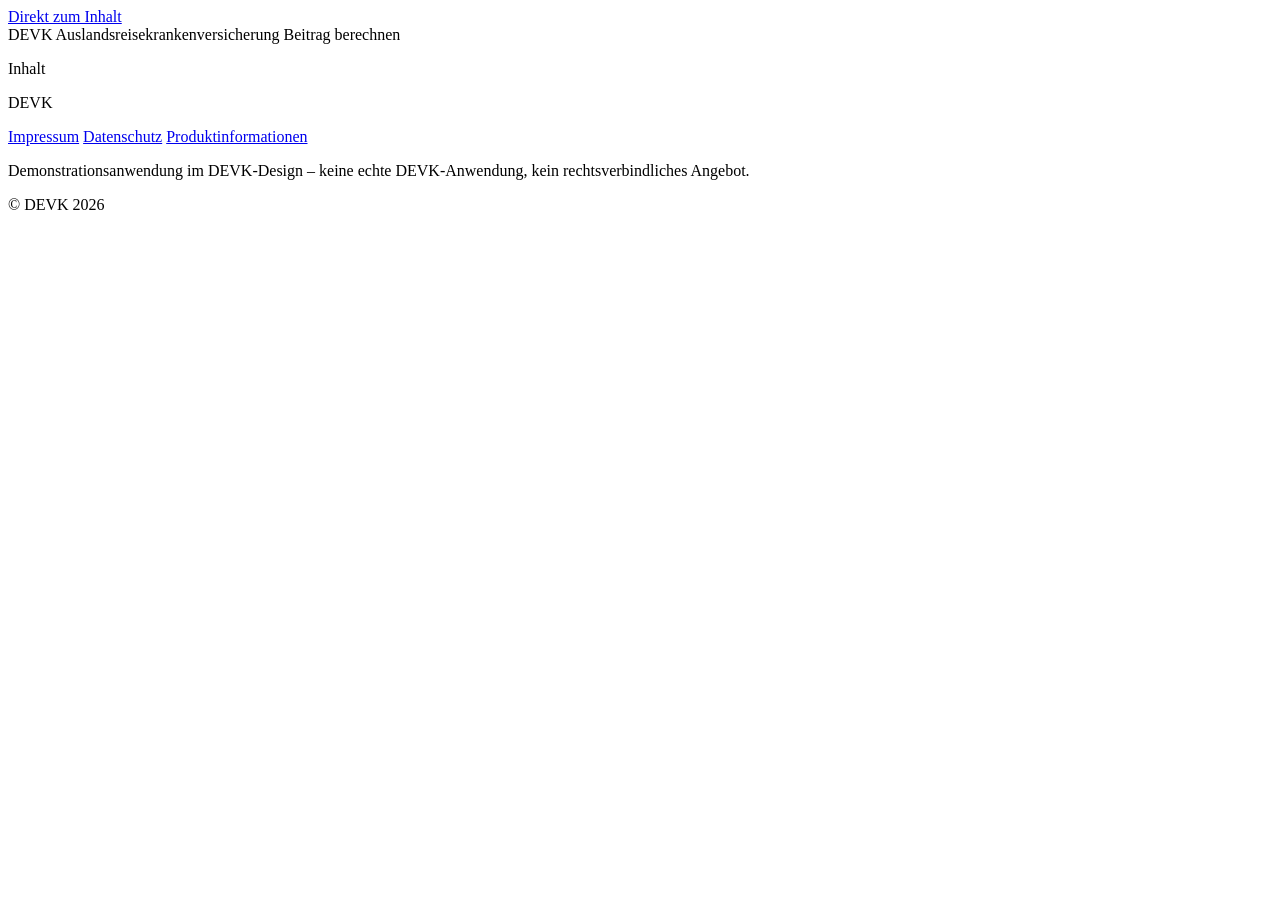
<file: src/main/resources/templates/fragments/layout.html>
<!DOCTYPE html>
<html lang="de" xmlns:th="http://www.thymeleaf.org" th:fragment="page(title, content)">
<head>
	<meta charset="UTF-8">
	<meta name="viewport" content="width=device-width, initial-scale=1">
	<meta name="robots" content="noindex, nofollow">
	<title th:replace="${title}">DEVK Auslandsreisekrankenversicherung</title>
	<link rel="icon" type="image/svg+xml" th:href="@{/img/favicon.svg}">
	<link rel="stylesheet" th:href="@{/css/devk.css}">
</head>
<body>
	<a class="skip-link" href="#main">Direkt zum Inhalt</a>

	<header class="site-header">
		<div class="site-header__inner">
			<a class="brand" th:href="@{/}" aria-label="DEVK Startseite">
				<span class="brand__mark">DEVK</span>
				<span class="brand__claim">Auslandsreise&shy;kranken&shy;versicherung</span>
			</a>
			<a class="site-header__cta" th:href="@{/rechner/allgemeine-angaben}">Beitrag berechnen</a>
		</div>
	</header>

	<main id="main" th:replace="${content}">
		<p>Inhalt</p>
	</main>

	<footer class="site-footer">
		<div class="site-footer__inner">
			<p class="site-footer__brand"><span class="brand__mark brand__mark--light">DEVK</span></p>
			<nav class="site-footer__nav" aria-label="Rechtliches">
				<a href="https://www.devk.de/rechtliches/impressum" rel="noopener" target="_blank">Impressum</a>
				<a href="https://www.devk.de/rechtliches/datenschutz/" rel="noopener" target="_blank">Datenschutz</a>
				<a href="https://www.devk.de/produkte/krankenversicherung/ausland/" rel="noopener" target="_blank">Produktinformationen</a>
			</nav>
			<p class="site-footer__note">
				Demonstrationsanwendung im DEVK-Design – keine echte DEVK-Anwendung, kein
				rechtsverbindliches Angebot.
			</p>
			<p class="site-footer__copy">&copy; DEVK 2026</p>
		</div>
	</footer>

	<script th:src="@{/js/wizard.js}" defer></script>
</body>
</html>
</file>
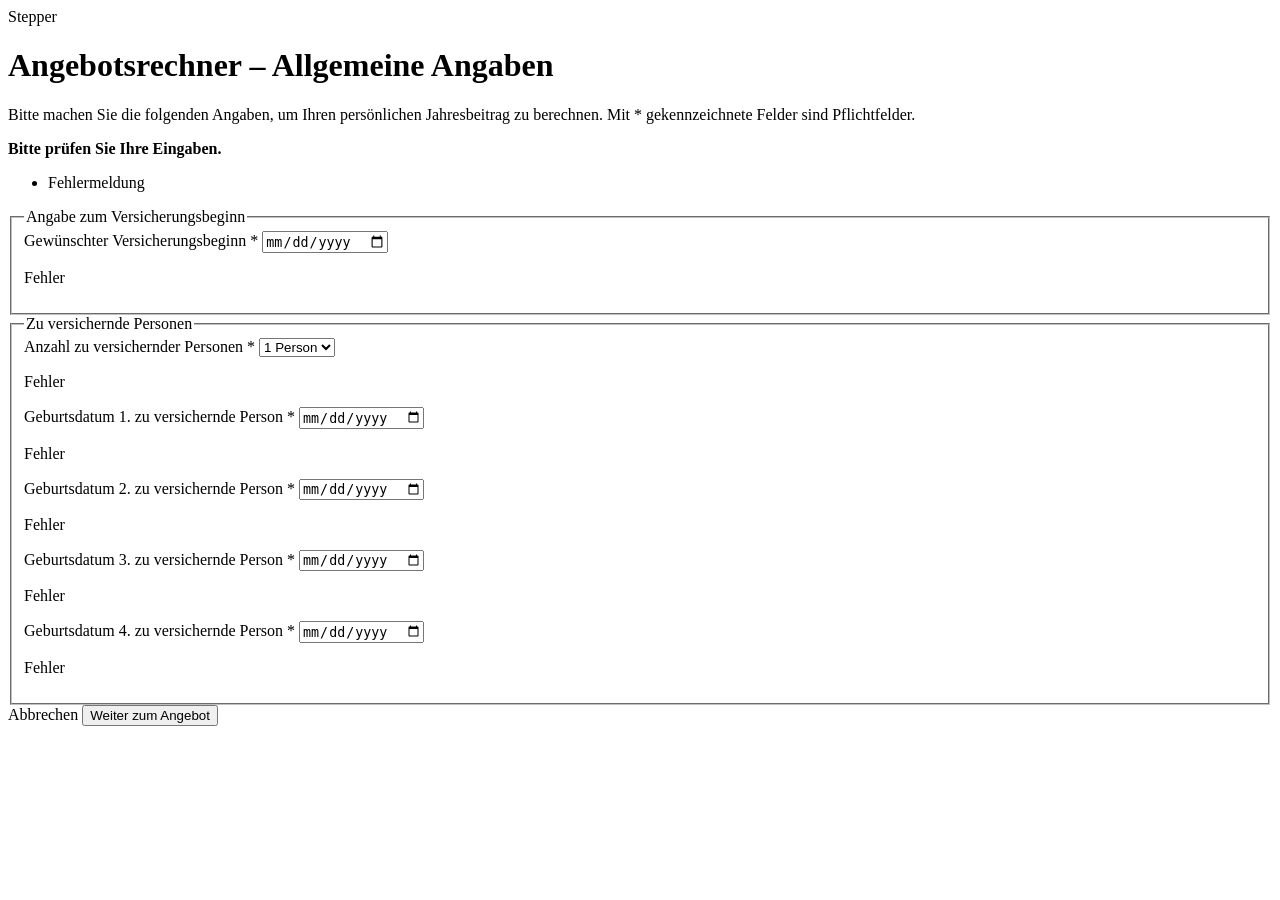
<file: src/main/resources/templates/rechner/allgemeine-angaben.html>
<!DOCTYPE html>
<html lang="de" xmlns:th="http://www.thymeleaf.org"
	  th:replace="~{fragments/layout :: page(~{::title}, ~{::main})}">
<head>
	<title>Allgemeine Angaben – DEVK Auslandsreisekrankenversicherung</title>
</head>
<body>
<main id="main" class="page page--form">

	<div th:replace="~{fragments/stepper :: stepper}">Stepper</div>

	<h1 class="form-title">Angebotsrechner – Allgemeine Angaben</h1>
	<p class="form-intro">
		Bitte machen Sie die folgenden Angaben, um Ihren persönlichen Jahresbeitrag zu berechnen.
		Mit <span class="req">*</span> gekennzeichnete Felder sind Pflichtfelder.
	</p>

	<form th:action="@{/rechner/allgemeine-angaben}" th:object="${generalDetailsForm}" method="post" novalidate>

		<div class="alert alert--error" role="alert" th:if="${#fields.hasAnyErrors()}">
			<strong>Bitte prüfen Sie Ihre Eingaben.</strong>
			<ul class="alert__list">
				<li th:each="err : ${#fields.allErrors()}" th:text="${err}">Fehlermeldung</li>
			</ul>
		</div>


		<fieldset class="fieldset">
			<legend class="fieldset__legend">Angabe zum Versicherungsbeginn</legend>

			<div class="form-field" th:classappend="${#fields.hasErrors('insuranceStart')} ? ' is-invalid'">
				<label for="insuranceStart">Gewünschter Versicherungsbeginn <span class="req">*</span></label>
				<input type="date" id="insuranceStart" th:field="*{insuranceStart}"
					   aria-describedby="insuranceStart-error">
				<p class="field-error" id="insuranceStart-error"
				   th:if="${#fields.hasErrors('insuranceStart')}" th:errors="*{insuranceStart}">Fehler</p>
			</div>
		</fieldset>

		<fieldset class="fieldset">
			<legend class="fieldset__legend">Zu versichernde Personen</legend>

			<div class="form-field" th:classappend="${#fields.hasErrors('numberOfPersons')} ? ' is-invalid'">
				<label for="numberOfPersons">Anzahl zu versichernder Personen <span class="req">*</span></label>
				<select id="numberOfPersons" th:field="*{numberOfPersons}" data-person-count>
					<option th:each="n : ${#numbers.sequence(1, maxPersons)}"
							th:value="${n}"
							th:text="${n} == 1 ? '1 Person' : ${n} + ' Personen'">1 Person</option>
				</select>
				<p class="field-error" th:if="${#fields.hasErrors('numberOfPersons')}"
				   th:errors="*{numberOfPersons}">Fehler</p>
			</div>

			<div class="person-fields">
				<!-- Person 1..4; persons beyond the selected count are hidden by JS (progressive enhancement). -->
				<div class="form-field person-field" data-person="1"
					 th:classappend="${#fields.hasErrors('birthDate1')} ? ' is-invalid'">
					<label for="birthDate1">Geburtsdatum 1. zu versichernde Person <span class="req">*</span></label>
					<input type="date" id="birthDate1" th:field="*{birthDate1}">
					<p class="field-error" th:if="${#fields.hasErrors('birthDate1')}" th:errors="*{birthDate1}">Fehler</p>
				</div>

				<div class="form-field person-field" data-person="2"
					 th:classappend="${#fields.hasErrors('birthDate2')} ? ' is-invalid'">
					<label for="birthDate2">Geburtsdatum 2. zu versichernde Person <span class="req">*</span></label>
					<input type="date" id="birthDate2" th:field="*{birthDate2}">
					<p class="field-error" th:if="${#fields.hasErrors('birthDate2')}" th:errors="*{birthDate2}">Fehler</p>
				</div>

				<div class="form-field person-field" data-person="3"
					 th:classappend="${#fields.hasErrors('birthDate3')} ? ' is-invalid'">
					<label for="birthDate3">Geburtsdatum 3. zu versichernde Person <span class="req">*</span></label>
					<input type="date" id="birthDate3" th:field="*{birthDate3}">
					<p class="field-error" th:if="${#fields.hasErrors('birthDate3')}" th:errors="*{birthDate3}">Fehler</p>
				</div>

				<div class="form-field person-field" data-person="4"
					 th:classappend="${#fields.hasErrors('birthDate4')} ? ' is-invalid'">
					<label for="birthDate4">Geburtsdatum 4. zu versichernde Person <span class="req">*</span></label>
					<input type="date" id="birthDate4" th:field="*{birthDate4}">
					<p class="field-error" th:if="${#fields.hasErrors('birthDate4')}" th:errors="*{birthDate4}">Fehler</p>
				</div>
			</div>
		</fieldset>

		<div class="form-actions">
			<a class="btn btn--secondary" th:href="@{/}">Abbrechen</a>
			<button type="submit" class="btn btn--primary">Weiter zum Angebot</button>
		</div>
	</form>

</main>
</body>
</html>
</file>
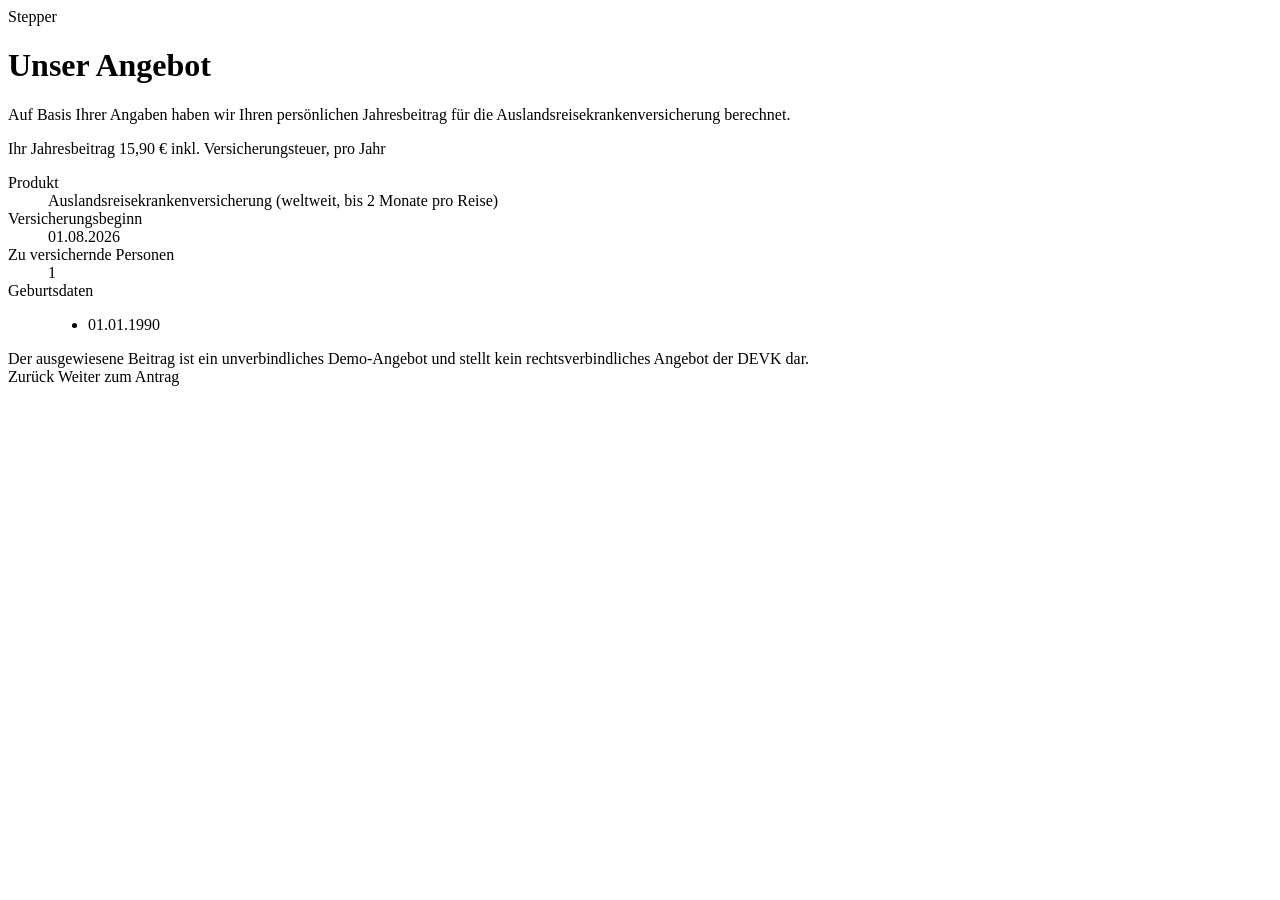
<file: src/main/resources/templates/rechner/angebot.html>
<!DOCTYPE html>
<html lang="de" xmlns:th="http://www.thymeleaf.org"
	  th:replace="~{fragments/layout :: page(~{::title}, ~{::main})}">
<head>
	<title>Unser Angebot – DEVK Auslandsreisekrankenversicherung</title>
</head>
<body>
<main id="main" class="page page--form">

	<div th:replace="~{fragments/stepper :: stepper}">Stepper</div>

	<h1 class="form-title">Unser Angebot</h1>
	<p class="form-intro">
		Auf Basis Ihrer Angaben haben wir Ihren persönlichen Jahresbeitrag für die
		Auslandsreisekrankenversicherung berechnet.
	</p>

	<div class="offer">
		<div class="offer__price">
			<span class="offer__price-label">Ihr Jahresbeitrag</span>
			<span class="offer__price-value" th:text="${premium}">15,90 €</span>
			<span class="offer__price-hint">inkl. Versicherungsteuer, pro Jahr</span>
		</div>
		<dl class="summary">
			<div class="summary__row">
				<dt>Produkt</dt>
				<dd>Auslandsreisekrankenversicherung (weltweit, bis 2 Monate pro Reise)</dd>
			</div>
			<div class="summary__row">
				<dt>Versicherungsbeginn</dt>
				<dd th:text="${#temporals.format(generalDetails.insuranceStart, 'dd.MM.yyyy')}">01.08.2026</dd>
			</div>
			<div class="summary__row">
				<dt>Zu versichernde Personen</dt>
				<dd th:text="${generalDetails.numberOfPersons}">1</dd>
			</div>
			<div class="summary__row">
				<dt>Geburtsdaten</dt>
				<dd>
					<ul class="summary__inline">
						<li th:each="birthDate : ${generalDetails.selectedBirthDates()}"
							th:text="${#temporals.format(birthDate, 'dd.MM.yyyy')}">01.01.1990</li>
					</ul>
				</dd>
			</div>
		</dl>
	</div>

	<div class="alert alert--info" role="note">
		Der ausgewiesene Beitrag ist ein unverbindliches Demo-Angebot und stellt kein
		rechtsverbindliches Angebot der DEVK dar.
	</div>

	<div class="form-actions">
		<a class="btn btn--secondary" th:href="@{/rechner/allgemeine-angaben}">Zurück</a>
		<a class="btn btn--primary" th:href="@{/rechner/antrag}">Weiter zum Antrag</a>
	</div>

</main>
</body>
</html>
</file>
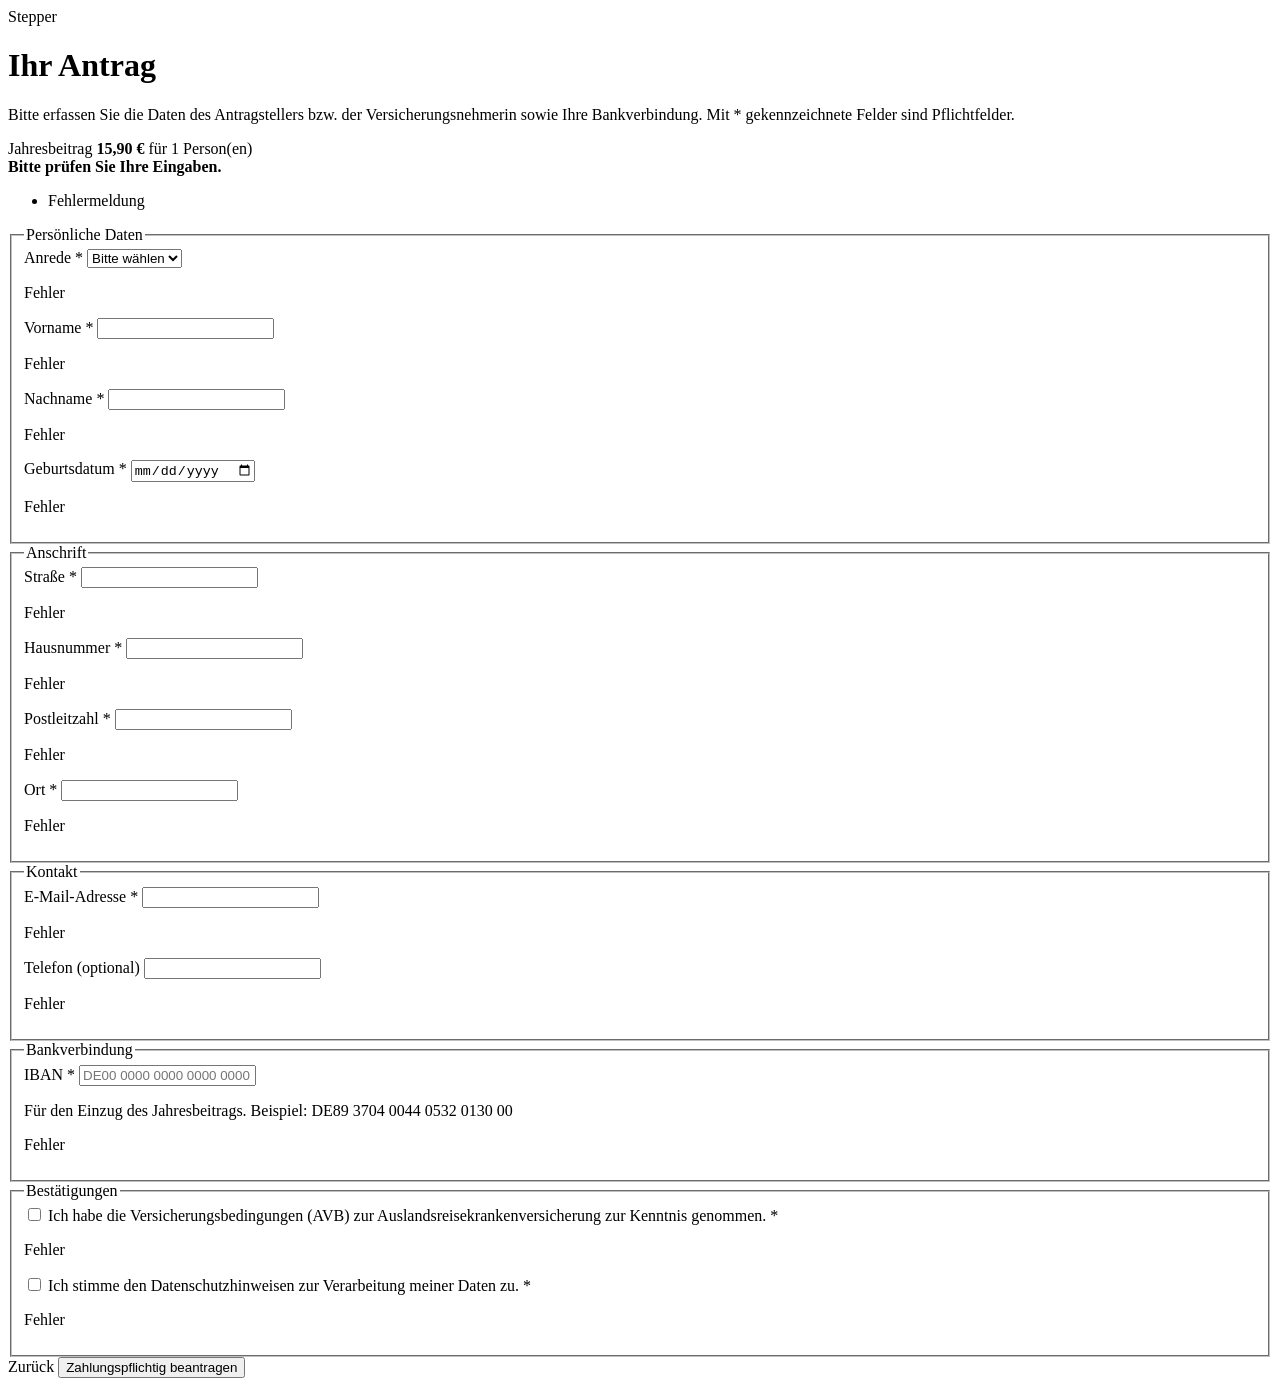
<file: src/main/resources/templates/rechner/antrag.html>
<!DOCTYPE html>
<html lang="de" xmlns:th="http://www.thymeleaf.org"
	  th:replace="~{fragments/layout :: page(~{::title}, ~{::main})}">
<head>
	<title>Ihr Antrag – DEVK Auslandsreisekrankenversicherung</title>
</head>
<body>
<main id="main" class="page page--form">

	<div th:replace="~{fragments/stepper :: stepper}">Stepper</div>

	<h1 class="form-title">Ihr Antrag</h1>
	<p class="form-intro">
		Bitte erfassen Sie die Daten des Antragstellers bzw. der Versicherungsnehmerin sowie Ihre
		Bankverbindung. Mit <span class="req">*</span> gekennzeichnete Felder sind Pflichtfelder.
	</p>

	<aside class="offer-reminder">
		<span>Jahresbeitrag</span>
		<strong th:text="${premium}">15,90 €</strong>
		<span th:text="'für ' + ${generalDetails.numberOfPersons} + ' Person(en)'">für 1 Person(en)</span>
	</aside>

	<form th:action="@{/rechner/antrag}" th:object="${applicationForm}" method="post" novalidate>

		<div class="alert alert--error" role="alert" th:if="${#fields.hasAnyErrors()}">
			<strong>Bitte prüfen Sie Ihre Eingaben.</strong>
			<ul class="alert__list">
				<li th:each="err : ${#fields.allErrors()}" th:text="${err}">Fehlermeldung</li>
			</ul>
		</div>

		<fieldset class="fieldset">
			<legend class="fieldset__legend">Persönliche Daten</legend>

			<div class="form-field" th:classappend="${#fields.hasErrors('salutation')} ? ' is-invalid'">
				<label for="salutation">Anrede <span class="req">*</span></label>
				<select id="salutation" th:field="*{salutation}">
					<option value="">Bitte wählen</option>
					<option th:each="s : ${salutations}" th:value="${s}" th:text="${s.label}">Frau</option>
				</select>
				<p class="field-error" th:if="${#fields.hasErrors('salutation')}" th:errors="*{salutation}">Fehler</p>
			</div>

			<div class="form-row">
				<div class="form-field" th:classappend="${#fields.hasErrors('firstName')} ? ' is-invalid'">
					<label for="firstName">Vorname <span class="req">*</span></label>
					<input type="text" id="firstName" th:field="*{firstName}" autocomplete="given-name">
					<p class="field-error" th:if="${#fields.hasErrors('firstName')}" th:errors="*{firstName}">Fehler</p>
				</div>
				<div class="form-field" th:classappend="${#fields.hasErrors('lastName')} ? ' is-invalid'">
					<label for="lastName">Nachname <span class="req">*</span></label>
					<input type="text" id="lastName" th:field="*{lastName}" autocomplete="family-name">
					<p class="field-error" th:if="${#fields.hasErrors('lastName')}" th:errors="*{lastName}">Fehler</p>
				</div>
			</div>

			<div class="form-field" th:classappend="${#fields.hasErrors('birthDate')} ? ' is-invalid'">
				<label for="birthDate">Geburtsdatum <span class="req">*</span></label>
				<input type="date" id="birthDate" th:field="*{birthDate}" autocomplete="bday">
				<p class="field-error" th:if="${#fields.hasErrors('birthDate')}" th:errors="*{birthDate}">Fehler</p>
			</div>
		</fieldset>

		<fieldset class="fieldset">
			<legend class="fieldset__legend">Anschrift</legend>

			<div class="form-row form-row--street">
				<div class="form-field" th:classappend="${#fields.hasErrors('street')} ? ' is-invalid'">
					<label for="street">Straße <span class="req">*</span></label>
					<input type="text" id="street" th:field="*{street}" autocomplete="address-line1">
					<p class="field-error" th:if="${#fields.hasErrors('street')}" th:errors="*{street}">Fehler</p>
				</div>
				<div class="form-field" th:classappend="${#fields.hasErrors('houseNumber')} ? ' is-invalid'">
					<label for="houseNumber">Hausnummer <span class="req">*</span></label>
					<input type="text" id="houseNumber" th:field="*{houseNumber}">
					<p class="field-error" th:if="${#fields.hasErrors('houseNumber')}" th:errors="*{houseNumber}">Fehler</p>
				</div>
			</div>

			<div class="form-row form-row--city">
				<div class="form-field" th:classappend="${#fields.hasErrors('postalCode')} ? ' is-invalid'">
					<label for="postalCode">Postleitzahl <span class="req">*</span></label>
					<input type="text" id="postalCode" inputmode="numeric" th:field="*{postalCode}"
						   autocomplete="postal-code" maxlength="5">
					<p class="field-error" th:if="${#fields.hasErrors('postalCode')}" th:errors="*{postalCode}">Fehler</p>
				</div>
				<div class="form-field" th:classappend="${#fields.hasErrors('city')} ? ' is-invalid'">
					<label for="city">Ort <span class="req">*</span></label>
					<input type="text" id="city" th:field="*{city}" autocomplete="address-level2">
					<p class="field-error" th:if="${#fields.hasErrors('city')}" th:errors="*{city}">Fehler</p>
				</div>
			</div>
		</fieldset>

		<fieldset class="fieldset">
			<legend class="fieldset__legend">Kontakt</legend>

			<div class="form-row">
				<div class="form-field" th:classappend="${#fields.hasErrors('email')} ? ' is-invalid'">
					<label for="email">E-Mail-Adresse <span class="req">*</span></label>
					<input type="email" id="email" th:field="*{email}" autocomplete="email">
					<p class="field-error" th:if="${#fields.hasErrors('email')}" th:errors="*{email}">Fehler</p>
				</div>
				<div class="form-field" th:classappend="${#fields.hasErrors('phone')} ? ' is-invalid'">
					<label for="phone">Telefon <span class="opt">(optional)</span></label>
					<input type="tel" id="phone" th:field="*{phone}" autocomplete="tel">
					<p class="field-error" th:if="${#fields.hasErrors('phone')}" th:errors="*{phone}">Fehler</p>
				</div>
			</div>
		</fieldset>

		<fieldset class="fieldset">
			<legend class="fieldset__legend">Bankverbindung</legend>

			<div class="form-field" th:classappend="${#fields.hasErrors('iban')} ? ' is-invalid'">
				<label for="iban">IBAN <span class="req">*</span></label>
				<input type="text" id="iban" th:field="*{iban}" placeholder="DE00 0000 0000 0000 0000 00"
					   autocomplete="off" spellcheck="false">
				<p class="form-hint">Für den Einzug des Jahresbeitrags. Beispiel: DE89 3704 0044 0532 0130 00</p>
				<p class="field-error" th:if="${#fields.hasErrors('iban')}" th:errors="*{iban}">Fehler</p>
			</div>
		</fieldset>

		<fieldset class="fieldset">
			<legend class="fieldset__legend">Bestätigungen</legend>

			<div class="form-check" th:classappend="${#fields.hasErrors('acceptTerms')} ? ' is-invalid'">
				<input type="checkbox" id="acceptTerms" th:field="*{acceptTerms}">
				<label for="acceptTerms">
					Ich habe die Versicherungsbedingungen (AVB) zur Auslandsreisekrankenversicherung
					zur Kenntnis genommen. <span class="req">*</span>
				</label>
				<p class="field-error" th:if="${#fields.hasErrors('acceptTerms')}" th:errors="*{acceptTerms}">Fehler</p>
			</div>

			<div class="form-check" th:classappend="${#fields.hasErrors('acceptPrivacy')} ? ' is-invalid'">
				<input type="checkbox" id="acceptPrivacy" th:field="*{acceptPrivacy}">
				<label for="acceptPrivacy">
					Ich stimme den Datenschutzhinweisen zur Verarbeitung meiner Daten zu. <span class="req">*</span>
				</label>
				<p class="field-error" th:if="${#fields.hasErrors('acceptPrivacy')}" th:errors="*{acceptPrivacy}">Fehler</p>
			</div>
		</fieldset>

		<div class="form-actions">
			<a class="btn btn--secondary" th:href="@{/rechner/angebot}">Zurück</a>
			<button type="submit" class="btn btn--primary">Zahlungspflichtig beantragen</button>
		</div>
	</form>

</main>
</body>
</html>
</file>
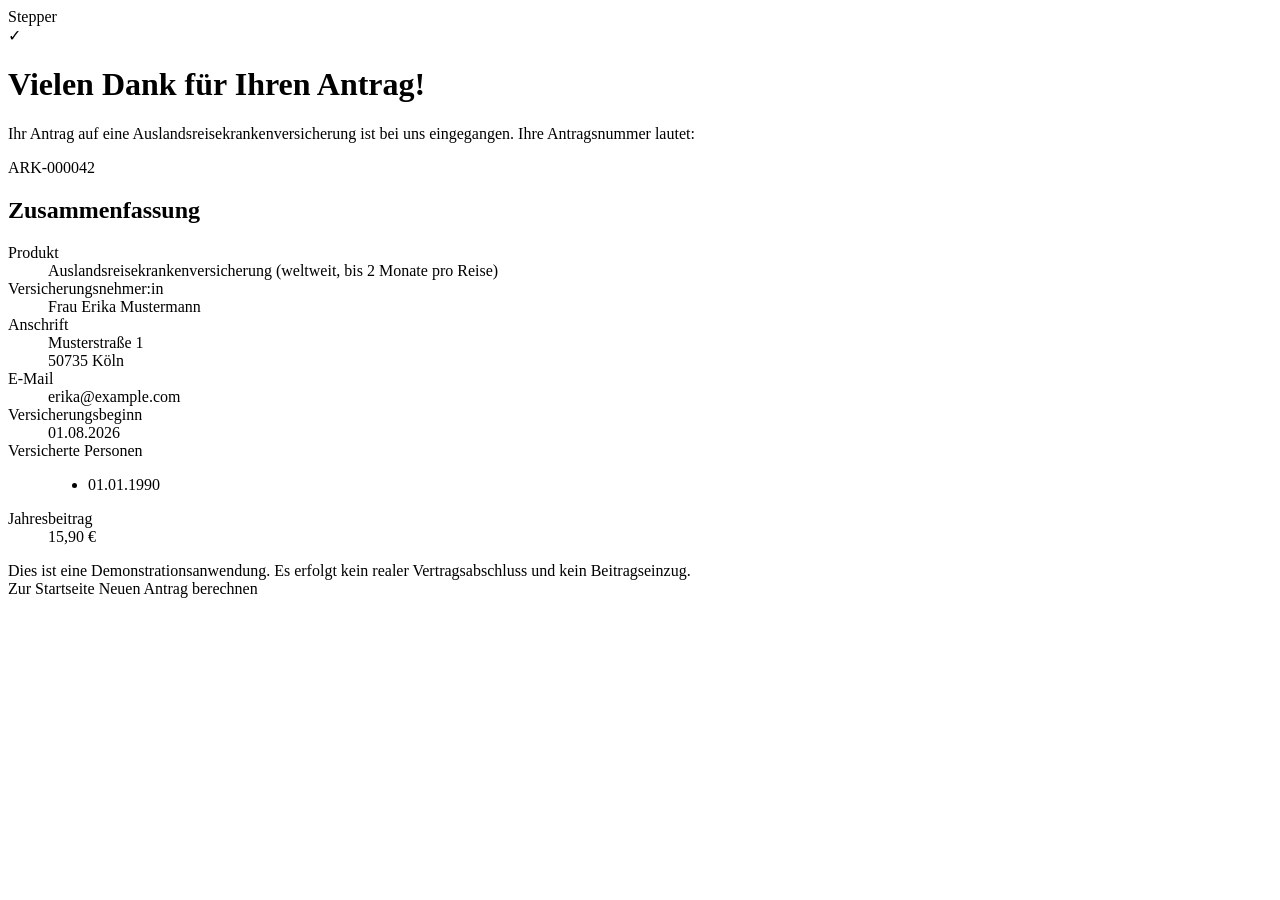
<file: src/main/resources/templates/rechner/versicherungsschein.html>
<!DOCTYPE html>
<html lang="de" xmlns:th="http://www.thymeleaf.org"
	  th:replace="~{fragments/layout :: page(~{::title}, ~{::main})}">
<head>
	<title>Ihr Versicherungsschein – DEVK Auslandsreisekrankenversicherung</title>
</head>
<body>
<main id="main" class="page page--form">

	<div th:replace="~{fragments/stepper :: stepper}">Stepper</div>

	<div class="confirmation">
		<div class="confirmation__icon" aria-hidden="true">✓</div>
		<h1 class="form-title">Vielen Dank für Ihren Antrag!</h1>
		<p class="form-intro">
			Ihr Antrag auf eine Auslandsreisekrankenversicherung ist bei uns eingegangen. Ihre
			Antragsnummer lautet:
		</p>
		<p class="confirmation__number" th:text="${confirmation.applicationNumber}">ARK-000042</p>
	</div>

	<section class="panel">
		<h2 class="panel__title">Zusammenfassung</h2>
		<dl class="summary">
			<div class="summary__row">
				<dt>Produkt</dt>
				<dd>Auslandsreisekrankenversicherung (weltweit, bis 2 Monate pro Reise)</dd>
			</div>
			<div class="summary__row">
				<dt>Versicherungsnehmer:in</dt>
				<dd th:text="${confirmation.salutationLabel} + ' ' + ${confirmation.fullName}">Frau Erika Mustermann</dd>
			</div>
			<div class="summary__row">
				<dt>Anschrift</dt>
				<dd>
					<span th:text="${confirmation.street} + ' ' + ${confirmation.houseNumber}">Musterstraße 1</span><br>
					<span th:text="${confirmation.postalCode} + ' ' + ${confirmation.city}">50735 Köln</span>
				</dd>
			</div>
			<div class="summary__row">
				<dt>E-Mail</dt>
				<dd th:text="${confirmation.email}">erika@example.com</dd>
			</div>
			<div class="summary__row">
				<dt>Versicherungsbeginn</dt>
				<dd th:text="${confirmation.insuranceStart}">01.08.2026</dd>
			</div>
			<div class="summary__row">
				<dt>Versicherte Personen</dt>
				<dd>
					<ul class="summary__inline">
						<li th:each="birthDate : ${confirmation.insuredBirthDates}" th:text="${birthDate}">01.01.1990</li>
					</ul>
				</dd>
			</div>
			<div class="summary__row summary__row--highlight">
				<dt>Jahresbeitrag</dt>
				<dd th:text="${confirmation.premium}">15,90 €</dd>
			</div>
		</dl>
	</section>

	<div class="alert alert--info" role="note">
		Dies ist eine Demonstrationsanwendung. Es erfolgt kein realer Vertragsabschluss und kein
		Beitragseinzug.
	</div>

	<div class="form-actions">
		<a class="btn btn--secondary" th:href="@{/}">Zur Startseite</a>
		<a class="btn btn--primary" th:href="@{/rechner/neu}">Neuen Antrag berechnen</a>
	</div>

</main>
</body>
</html>
</file>
